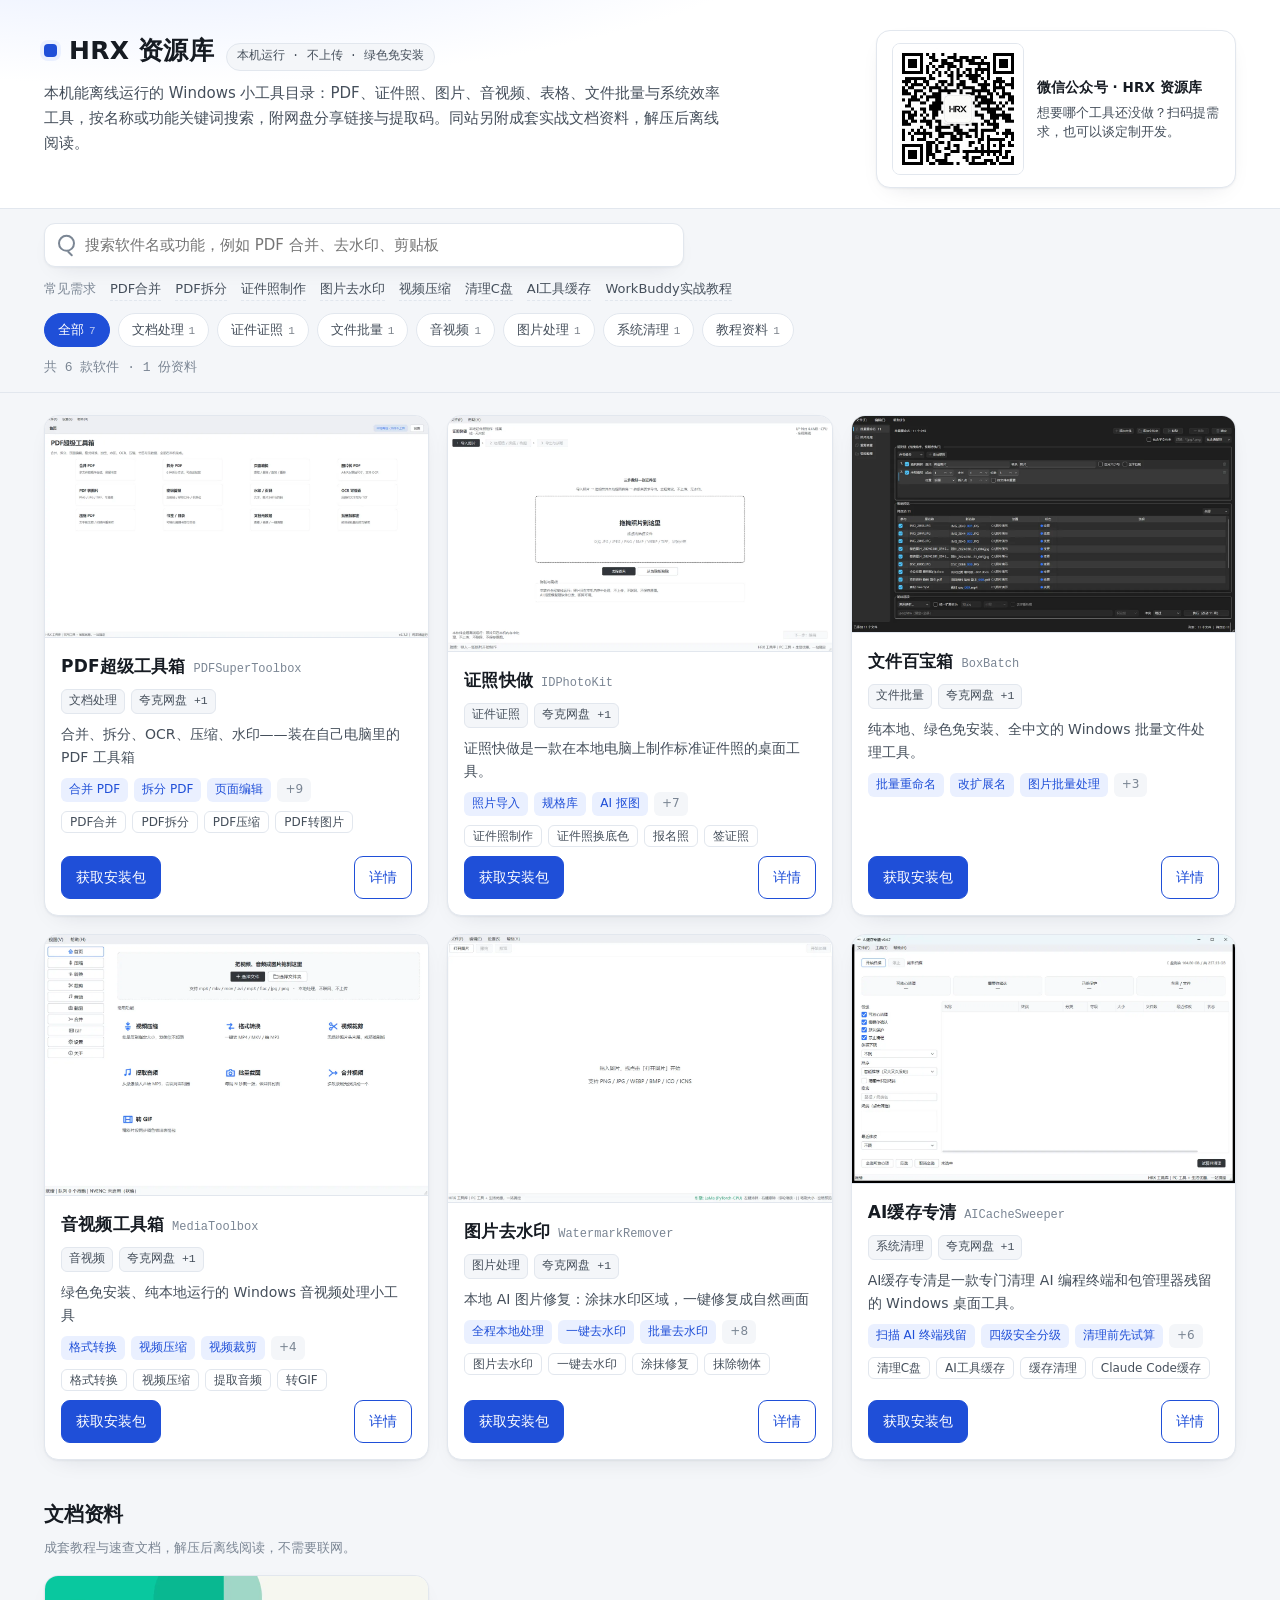
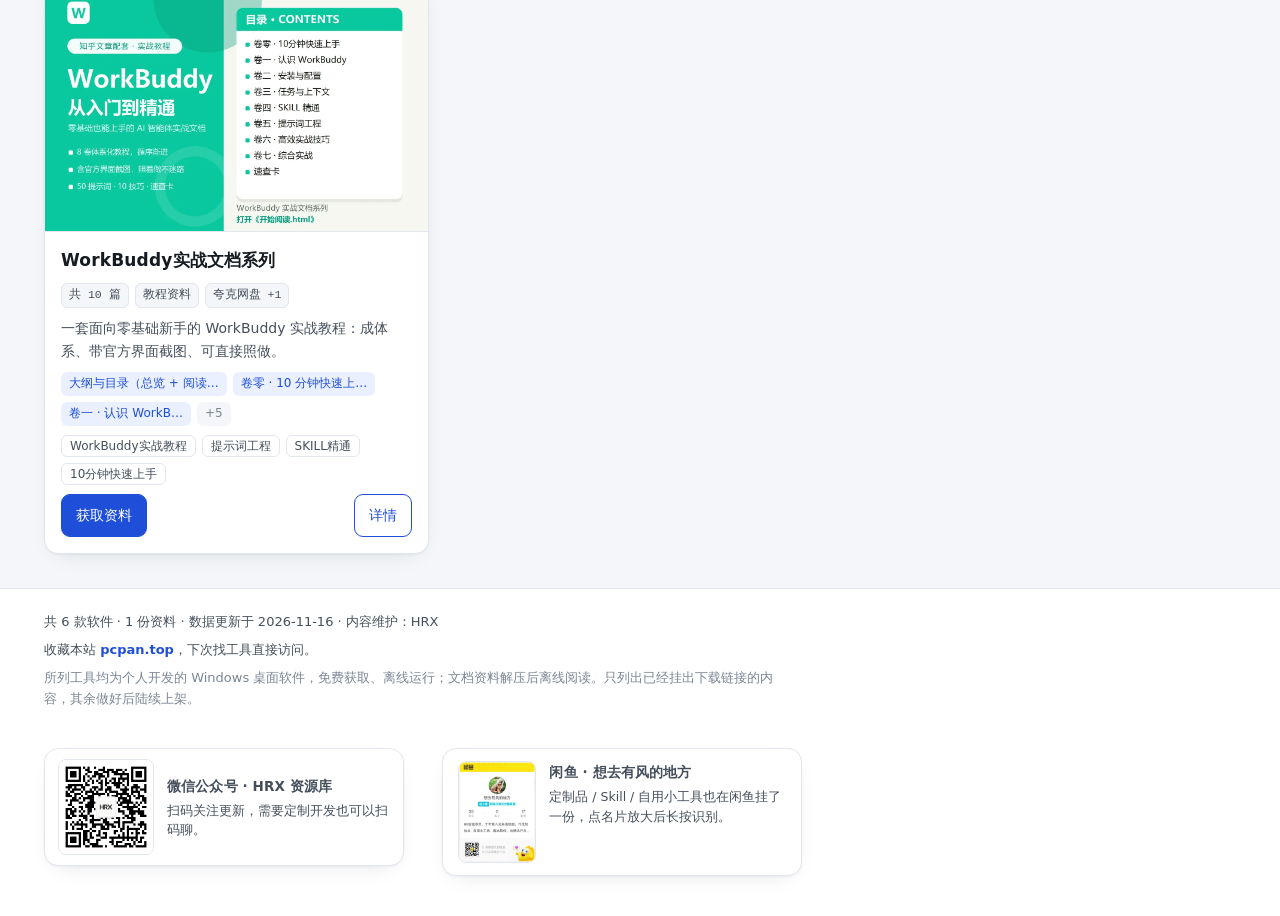
<file: web/index.html>
<!DOCTYPE html>
<html lang="zh-CN">
<head>
<meta charset="utf-8">
<meta name="viewport" content="width=device-width, initial-scale=1">
<title>HRX 资源库 - Windows 离线小工具与实战资料（免安装·不上传）</title>
<meta name="description" content="本机能离线运行的 Windows 小工具目录：PDF、证件照、图片、音视频、表格、文件批量与系统效率工具，按名称或功能关键词搜索，附网盘分享链接与提取码。同站另附成套实战文档资料，解压后离线阅读。">
<meta name="robots" content="index,follow,max-snippet:-1,max-image-preview:large">
<meta name="theme-color" content="#f4f6f9">
<meta name="msvalidate.01" content="D9B953C44BAD3819F5D8B70AD7E37A68">
<meta property="og:site_name" content="HRX 资源库">
<meta property="og:locale" content="zh_CN">
<link rel="canonical" href="https://pcpan.top/">
<meta property="og:type" content="website">
<meta property="og:title" content="HRX 资源库 - Windows 离线小工具与实战资料（免安装·不上传）">
<meta property="og:description" content="本机能离线运行的 Windows 小工具目录：PDF、证件照、图片、音视频、表格、文件批量与系统效率工具，按名称或功能关键词搜索，附网盘分享链接与提取码。同站另附成套实战文档资料，解压后离线阅读。">
<meta property="og:url" content="https://pcpan.top/">
<meta property="og:image" content="https://pcpan.top/images/000pdf-cover.webp">
<meta name="twitter:card" content="summary_large_image">
<meta name="twitter:title" content="HRX 资源库 - Windows 离线小工具与实战资料（免安装·不上传）">
<meta name="twitter:description" content="本机能离线运行的 Windows 小工具目录：PDF、证件照、图片、音视频、表格、文件批量与系统效率工具，按名称或功能关键词搜索，附网盘分享链接与提取码。同站另附成套实战文档资料，解压后离线阅读。">
<script type="application/ld+json">{"@context":"https://schema.org","@graph":[{"@type":"WebSite","@id":"https://pcpan.top/#website","url":"https://pcpan.top/","name":"HRX 资源库","description":"本机能离线运行的 Windows 小工具目录：PDF、证件照、图片、音视频、表格、文件批量与系统效率工具，按名称或功能关键词搜索，附网盘分享链接与提取码。同站另附成套实战文档资料，解压后离线阅读。","inLanguage":"zh-CN","publisher":{"@type":"Person","@id":"https://pcpan.top/#author","name":"HRX"}},{"@type":"ItemList","name":"HRX 资源库 - Windows 离线小工具与实战资料（免安装·不上传）","numberOfItems":7,"itemListElement":[{"@type":"ListItem","position":1,"item":{"@type":"SoftwareApplication","name":"PDF超级工具箱","alternateName":"PDFSuperToolbox","description":"合并、拆分、OCR、压缩、水印——装在自己电脑里的 PDF 工具箱","featureList":["合并 PDF：多个 PDF 按顺序合成一个文件，书签可保留","拆分 PDF：6 种拆分方式，还能拆完自动加密","页面编辑：提取、删除、旋转、重排页面，缩略图勾选即用","图片转 PDF：JPG/PNG 等图片合成 PDF，可选 OCR 文字层","PDF 转图片：整本渲染为 PNG/JPG/TIFF，或提取文档内嵌原图","密码管理：加打开密码、移除自有文档口令、设置权限位","批量加解密：整个文件夹一次加密或解密，自动汇总结果","水印 / 页码：文字、图片水印与多种页码格式","压缩 PDF：文字版无损瘦身，扫描件分档重采样","书签 / 目录：可视化增删改书签，支持逻辑页码","文档元数据：查看、编辑、一键清理（含隐藏信息）","OCR 可搜索：扫描件变可搜索 PDF，原图像素不变，可导出 TXT"],"offers":{"@type":"Offer","price":"0","priceCurrency":"CNY"},"url":"https://pcpan.top/soft/pdf-super-toolbox","operatingSystem":"Windows 10 / Windows 11 64 位","applicationCategory":"UtilitiesApplication","dateModified":"2026-11-15","downloadUrl":"https://pan.quark.cn/s/5da6630ec89c","image":"https://pcpan.top/images/000pdf-full.webp"}},{"@type":"ListItem","position":2,"item":{"@type":"SoftwareApplication","name":"证照快做","alternateName":"IDPhotoKit","description":"证照快做是一款在本地电脑上制作标准证件照的桌面工具。","featureList":["照片导入：选择文件、拖拽、剪贴板粘贴三种方式，支持 JPG/PNG/BMP/WEBP/TIFF，自动记忆最近打开","规格库：内置 25 项常用规格，覆盖一寸/二寸/身份证/护照与考试报名、签证规格，支持自定义规格","AI 抠图：本地人像分割，自动保留头发和肩部边缘；配合擦除/恢复画笔手动精修","背景换色：红/白/蓝/浅蓝/灰一键切换，支持自定义颜色、白蓝渐变、柔和投影、透明底","智能构图：按规格自动对齐人脸位置，提供头顶留白、眼平、下巴辅助线","美颜调整：磨皮、美白、亮度、对比度四项微调，一键应用自然档","按需导出：指定 DPI 和像素、目标体积自动压缩、自定义命名规则、导出前预估体积","质量自检：对清晰度、曝光、人脸占比给出参考提示","拼版打印：5 寸/6 寸/大 6 寸相纸与 A4/A5/A6 自动排版并标注裁切线，导出 JPG 或 PDF","偏好设置：默认导出目录、DPI、背景色可自定义并记住"],"offers":{"@type":"Offer","price":"0","priceCurrency":"CNY"},"url":"https://pcpan.top/soft/id-photo-kit","operatingSystem":"Windows 10 / Windows 11 64 位","applicationCategory":"UtilitiesApplication","dateModified":"2026-11-15","downloadUrl":"https://pan.quark.cn/s/e845c890b95f","image":"https://pcpan.top/images/001-full.webp"}},{"@type":"ListItem","position":3,"item":{"@type":"SoftwareApplication","name":"文件百宝箱","alternateName":"BoxBatch","description":"纯本地、绿色免安装、全中文的 Windows 批量文件处理工具。","featureList":["批量重命名","改扩展名","图片批量处理","文件名清单导出","重复文件查重","文件夹智能整理"],"offers":{"@type":"Offer","price":"0","priceCurrency":"CNY"},"url":"https://pcpan.top/soft/box-batch","operatingSystem":"Windows 10 / Windows 11 64 位","applicationCategory":"UtilitiesApplication","dateModified":"2026-11-15","downloadUrl":"https://pan.quark.cn/s/bbea23517dea","image":"https://pcpan.top/images/002-full.webp"}},{"@type":"ListItem","position":4,"item":{"@type":"SoftwareApplication","name":"音视频工具箱","alternateName":"MediaToolbox","description":"绿色免安装、纯本地运行的 Windows 音视频处理小工具","featureList":["格式转换","视频压缩","视频裁剪","提取音频","批量截图","视频合并","转 GIF"],"offers":{"@type":"Offer","price":"0","priceCurrency":"CNY"},"url":"https://pcpan.top/soft/media-toolbox","operatingSystem":"Windows 10 / Windows 11 64 位","applicationCategory":"UtilitiesApplication","dateModified":"2026-11-16","downloadUrl":"https://pan.quark.cn/s/d1d15c743c6d","image":"https://pcpan.top/images/003-full.webp"}},{"@type":"ListItem","position":5,"item":{"@type":"SoftwareApplication","name":"图片去水印","alternateName":"WatermarkRemover","description":"本地 AI 图片修复：涂抹水印区域，一键修复成自然画面","featureList":["全程本地处理：AI 修复模型就在你的电脑上，图片不上传，断网也能用；状态栏会显示当前用的计算引擎","一键去水印：涂抹水印区域，AI 自动修复成自然画面","批量去水印：整批图片位置相同的水印，涂一次蒙版全部套用；也支持逐张涂抹","快速预览：正式处理前先看修复效果，不满意可以继续调整","灵活涂抹：左键涂抹、右键擦除，笔刷大小和边缘柔和度都可调","画布缩放平移：滚轮缩放、中键拖动，小水印也能涂得精准","撤销与重做：涂错了随时回退，也可一键清空全部涂抹","多种格式：支持打开 png / jpg / webp / bmp / ico / icns，保存为 png / jpg / webp / bmp","自动命名：保存时自动加时间戳，不会覆盖你的原图","个性化：12 个快捷键全部可以自定义","自动选设备：有 NVIDIA 显卡时走显卡，没有则用 CPU，功能一样完整"],"offers":{"@type":"Offer","price":"0","priceCurrency":"CNY"},"url":"https://pcpan.top/soft/watermark-remover","operatingSystem":"Windows 10 / Windows 11 64 位","applicationCategory":"UtilitiesApplication","dateModified":"2026-11-15","downloadUrl":"https://pan.quark.cn/s/3d0079b3f361","image":"https://pcpan.top/images/006-full.webp"}},{"@type":"ListItem","position":6,"item":{"@type":"SoftwareApplication","name":"AI缓存专清","alternateName":"AICacheSweeper","description":"AI缓存专清是一款专门清理 AI 编程终端和包管理器残留的 Windows 桌面工具。","featureList":["扫描 AI 终端残留：自动找出用户目录和 AppData 里的 AI 工具缓存","四级安全分级：S（可放心清理）、A（需要确认）、B（默认保护）、C（禁止清理），凭据和程序本体永远不能删","清理前先试算：列出本次要删多少项、大概能回收多少、哪些会先归档","直接删除并明确提示：删除不经过系统回收站，每次都会弹出三条固定警示","归档与还原：会话历史和配置在删除前会先复制到归档区","清理记录：每次清理都留下一条记录，写清估算回收、实际释放","瘦身建议：只读提示哪些终端很久没用、哪个文件特别大、哪些缓存占用高。","SKILL/AGENT 盘点：把技能、命令、插件、规范文件列清楚，只看不动。","设置与报告：可调整归档保留天数、扫描线程数等；清理后可导出 JSON/CSV 报告。"],"offers":{"@type":"Offer","price":"0","priceCurrency":"CNY"},"url":"https://pcpan.top/soft/ai-cache-sweeper","operatingSystem":"Windows 10 / Windows 11 64 位","applicationCategory":"UtilitiesApplication","dateModified":"2026-11-15","downloadUrl":"https://pan.quark.cn/s/51546c445e77","image":"https://pcpan.top/images/009ai-full.webp"}},{"@type":"ListItem","position":7,"item":{"@type":"CreativeWork","name":"WorkBuddy实战文档系列","alternateName":"","description":"一套面向零基础新手的 WorkBuddy 实战教程：成体系、带官方界面截图、可直接照做。","featureList":["大纲与目录（总览 + 阅读路径）","卷零 · 10 分钟快速上手（新手一站式入口）","卷一 · 认识 WorkBuddy（五大核心概念）","卷二 · 安装与环境配置（权限模式 / 安全边界）","卷三 · 任务与上下文（下指令 / 记忆 / 文件边界）","卷四 · SKILL 精通（技能原理 / 安装 / 自定义）","卷五 · 提示词工程（50 条可抄用模板）","卷六 · 高效实战技巧（10 个小技巧 + 自动化）"],"offers":{"@type":"Offer","price":"0","priceCurrency":"CNY"},"url":"https://pcpan.top/doc/w000","inLanguage":"zh-CN","numberOfItems":10,"dateModified":"2026-11-15","downloadUrl":"https://pan.quark.cn/s/be726abf2308","image":"https://pcpan.top/images/w000workbuddy-full.webp"}}]}]}</script>
<link rel="icon" href="favicon.svg" type="image/svg+xml">
<link rel="alternate" type="text/plain" href="llms.txt">
<link rel="stylesheet" href="style.css?v=d9f56f6a">
<script>
var _hmt = _hmt || [];
(function() {
  var hosts = ["pcpan.top", "www.pcpan.top"];
  if (hosts.indexOf(location.hostname.toLowerCase()) < 0) return;
  window.__tjOn = true;  // 采集器据此决定发不发，镜像站保持静默
  var hm = document.createElement("script");
  hm.src = "https://hm.baidu.com/hm.js?644757071a55c85a4cf2b57332f751f0";
  var s = document.getElementsByTagName("script")[0];
  s.parentNode.insertBefore(hm, s);
})();
</script>
<script>
(function() {
  function on() { return window.__tjOn === true; }
  function pv(path) {
    if (on() && window._hmt) window._hmt.push(["_trackPageview", path]);
  }
  function ev(category, action, label) {
    if (!on() || !window._hmt) return;
    var args = ["_trackEvent", category, action];
    if (label != null && label !== "") args.push(String(label));
    window._hmt.push(args);
  }
  window.__tj = { pv: pv, ev: ev, on: on };
  // 捕获阶段跑：同标签页跳转前也来得及入队
  document.addEventListener("click", function (e) {
    var el = e.target;
    if (!el || el.nodeType !== 1) return;
    var hit = el.closest ? el.closest("[data-track]") : null;
    if (!hit) return;
    var id = hit.getAttribute("data-track-id") || "";
    var kind = hit.getAttribute("data-track") || "";
    if (kind === "event") {
      ev(hit.getAttribute("data-track-cat") || "other",
         hit.getAttribute("data-track-act") || "click",
         hit.getAttribute("data-track-label") || "");
      return;
    }
    if (!id || !kind) return;
    var arg = hit.getAttribute("data-track-arg") || "";
    pv("/x/" + id + "/" + kind + (arg ? "/" + arg : ""));
  }, true);
})();
</script>
</head>
<body>
<a class="skip" href="#catalog">跳到软件列表</a>

<header class="masthead">
  <div class="mast-main">
    <div class="brand">
      <span class="mark" aria-hidden="true"></span>
      <h1 class="wordmark">HRX 资源库</h1>
      <span class="tagline">本机运行 · 不上传 · 绿色免安装</span>
    </div>
    <p class="brief">本机能离线运行的 Windows 小工具目录：PDF、证件照、图片、音视频、表格、文件批量与系统效率工具，按名称或功能关键词搜索，附网盘分享链接与提取码。同站另附成套实战文档资料，解压后离线阅读。</p>
  </div>
  <figure class="contact">
    <button class="qr-zoom" type="button" aria-label="放大查看微信公众号二维码">
      <img class="qr" src="images/wechat-qr.png" alt="HRX 微信公众号二维码" width="258" height="258">
    </button>
    <figcaption>
      <b>微信公众号 · HRX 资源库</b>
      <span>想要哪个工具还没做？扫码提需求，也可以谈定制开发。</span>
      <em class="scan-hint">长按二维码即可识别</em>
    </figcaption>
  </figure>
</header>

<section class="toolbar" aria-label="检索与筛选">
  <div class="search">
    <label class="sr-only" for="q">按名称、功能或关键词检索</label>
    <input id="q" type="search" placeholder="搜索软件名或功能，例如 PDF 合并、去水印、剪贴板" autocomplete="off"
           spellcheck="false" accesskey="s">
    <button class="clear" type="button" id="clear" hidden aria-label="清空搜索">✕</button>
  </div>
  <div class="tasks" aria-label="常见需求"><span class="tasks-label">常见需求</span><a class="task" href="soft/pdf-super-toolbox.html" data-track="event" data-track-cat="导航" data-track-act="常见需求" data-track-label="PDF合并">PDF合并</a><a class="task" href="soft/pdf-super-toolbox.html" data-track="event" data-track-cat="导航" data-track-act="常见需求" data-track-label="PDF拆分">PDF拆分</a><a class="task" href="soft/id-photo-kit.html" data-track="event" data-track-cat="导航" data-track-act="常见需求" data-track-label="证件照制作">证件照制作</a><a class="task" href="soft/watermark-remover.html" data-track="event" data-track-cat="导航" data-track-act="常见需求" data-track-label="图片去水印">图片去水印</a><a class="task" href="soft/media-toolbox.html" data-track="event" data-track-cat="导航" data-track-act="常见需求" data-track-label="视频压缩">视频压缩</a><a class="task" href="soft/ai-cache-sweeper.html" data-track="event" data-track-cat="导航" data-track-act="常见需求" data-track-label="清理C盘">清理C盘</a><a class="task" href="soft/ai-cache-sweeper.html" data-track="event" data-track-cat="导航" data-track-act="常见需求" data-track-label="AI工具缓存">AI工具缓存</a><a class="task" href="doc/w000.html" data-track="event" data-track-cat="导航" data-track-act="常见需求" data-track-label="WorkBuddy实战教程">WorkBuddy实战教程</a></div>
  <div class="chips" id="chips" role="group" aria-label="按分类筛选"><button class="chip" type="button" data-cat="全部" aria-pressed="true" data-track="event" data-track-cat="筛选" data-track-act="分类" data-track-label="全部">全部<span class="n">7</span></button><button class="chip" type="button" data-cat="文档处理" aria-pressed="false" data-track="event" data-track-cat="筛选" data-track-act="分类" data-track-label="文档处理">文档处理<span class="n">1</span></button><button class="chip" type="button" data-cat="证件证照" aria-pressed="false" data-track="event" data-track-cat="筛选" data-track-act="分类" data-track-label="证件证照">证件证照<span class="n">1</span></button><button class="chip" type="button" data-cat="文件批量" aria-pressed="false" data-track="event" data-track-cat="筛选" data-track-act="分类" data-track-label="文件批量">文件批量<span class="n">1</span></button><button class="chip" type="button" data-cat="音视频" aria-pressed="false" data-track="event" data-track-cat="筛选" data-track-act="分类" data-track-label="音视频">音视频<span class="n">1</span></button><button class="chip" type="button" data-cat="图片处理" aria-pressed="false" data-track="event" data-track-cat="筛选" data-track-act="分类" data-track-label="图片处理">图片处理<span class="n">1</span></button><button class="chip" type="button" data-cat="系统清理" aria-pressed="false" data-track="event" data-track-cat="筛选" data-track-act="分类" data-track-label="系统清理">系统清理<span class="n">1</span></button><button class="chip" type="button" data-cat="教程资料" aria-pressed="false" data-track="event" data-track-cat="筛选" data-track-act="分类" data-track-label="教程资料">教程资料<span class="n">1</span></button></div>
  <p class="status" id="status" role="status" aria-live="polite"></p>
</section>

<main id="catalog" class="catalog">
    <article class="card" id="000_PDF超级工具箱" data-id="000_PDF超级工具箱" data-group="软件">
      <div class="cover"><img src="images/000pdf-cover.webp" alt="PDF超级工具箱 软件界面截图" loading="lazy"></div>
      <div class="card-body">
        <div class="title-row">
          <h3><a class="hl name-link" href="soft/pdf-super-toolbox.html">PDF超级工具箱</a></h3>
          <span class="name-en">PDFSuperToolbox</span>
        </div>
        <div class="meta-row"><span class="pill">文档处理</span><span class="pill">夸克网盘 +1</span></div>
        <p class="summary hl">合并、拆分、OCR、压缩、水印——装在自己电脑里的 PDF 工具箱</p>
        <ul class="feats"><li>合并 PDF</li><li>拆分 PDF</li><li>页面编辑</li><li class="more">+9</li></ul>
        <div class="tags"><a class="tag hl" href="soft/pdf-super-toolbox.html">PDF合并</a><a class="tag hl" href="soft/pdf-super-toolbox.html">PDF拆分</a><a class="tag hl" href="soft/pdf-super-toolbox.html">PDF压缩</a><a class="tag hl" href="soft/pdf-super-toolbox.html">PDF转图片</a></div>
        <div class="card-foot">
          <a class="btn" href="https://pan.quark.cn/s/5da6630ec89c" target="_blank" rel="noopener" data-track="dl" data-track-id="pdf-super-toolbox" data-track-arg="quark">获取安装包</a>
          <a class="btn ghost btn-copy" href="#000_PDF超级工具箱" data-more="000_PDF超级工具箱">详情</a>
        </div>
      </div>
    </article>
    <article class="card" id="001_证件照制作工具" data-id="001_证件照制作工具" data-group="软件">
      <div class="cover"><img src="images/001-cover.webp" alt="证照快做 软件界面截图" loading="lazy"></div>
      <div class="card-body">
        <div class="title-row">
          <h3><a class="hl name-link" href="soft/id-photo-kit.html">证照快做</a></h3>
          <span class="name-en">IDPhotoKit</span>
        </div>
        <div class="meta-row"><span class="pill">证件证照</span><span class="pill">夸克网盘 +1</span></div>
        <p class="summary hl">证照快做是一款在本地电脑上制作标准证件照的桌面工具。</p>
        <ul class="feats"><li>照片导入</li><li>规格库</li><li>AI 抠图</li><li class="more">+7</li></ul>
        <div class="tags"><a class="tag hl" href="soft/id-photo-kit.html">证件照制作</a><a class="tag hl" href="soft/id-photo-kit.html">证件照换底色</a><a class="tag hl" href="soft/id-photo-kit.html">报名照</a><a class="tag hl" href="soft/id-photo-kit.html">签证照</a></div>
        <div class="card-foot">
          <a class="btn" href="https://pan.quark.cn/s/e845c890b95f" target="_blank" rel="noopener" data-track="dl" data-track-id="id-photo-kit" data-track-arg="quark">获取安装包</a>
          <a class="btn ghost btn-copy" href="#001_证件照制作工具" data-more="001_证件照制作工具">详情</a>
        </div>
      </div>
    </article>
    <article class="card" id="002_文件百宝箱" data-id="002_文件百宝箱" data-group="软件">
      <div class="cover"><img src="images/002-cover.webp" alt="文件百宝箱 软件界面截图" loading="lazy"></div>
      <div class="card-body">
        <div class="title-row">
          <h3><a class="hl name-link" href="soft/box-batch.html">文件百宝箱</a></h3>
          <span class="name-en">BoxBatch</span>
        </div>
        <div class="meta-row"><span class="pill">文件批量</span><span class="pill">夸克网盘 +1</span></div>
        <p class="summary hl">纯本地、绿色免安装、全中文的 Windows 批量文件处理工具。</p>
        <ul class="feats"><li>批量重命名</li><li>改扩展名</li><li>图片批量处理</li><li class="more">+3</li></ul>
        
        <div class="card-foot">
          <a class="btn" href="https://pan.quark.cn/s/bbea23517dea" target="_blank" rel="noopener" data-track="dl" data-track-id="box-batch" data-track-arg="quark">获取安装包</a>
          <a class="btn ghost btn-copy" href="#002_文件百宝箱" data-more="002_文件百宝箱">详情</a>
        </div>
      </div>
    </article>
    <article class="card" id="003_音视频工具箱" data-id="003_音视频工具箱" data-group="软件">
      <div class="cover"><img src="images/003-cover.webp" alt="音视频工具箱 软件界面截图" loading="lazy"></div>
      <div class="card-body">
        <div class="title-row">
          <h3><a class="hl name-link" href="soft/media-toolbox.html">音视频工具箱</a></h3>
          <span class="name-en">MediaToolbox</span>
        </div>
        <div class="meta-row"><span class="pill">音视频</span><span class="pill">夸克网盘 +1</span></div>
        <p class="summary hl">绿色免安装、纯本地运行的 Windows 音视频处理小工具</p>
        <ul class="feats"><li>格式转换</li><li>视频压缩</li><li>视频裁剪</li><li class="more">+4</li></ul>
        <div class="tags"><a class="tag hl" href="soft/media-toolbox.html">格式转换</a><a class="tag hl" href="soft/media-toolbox.html">视频压缩</a><a class="tag hl" href="soft/media-toolbox.html">提取音频</a><a class="tag hl" href="soft/media-toolbox.html">转GIF</a></div>
        <div class="card-foot">
          <a class="btn" href="https://pan.quark.cn/s/d1d15c743c6d" target="_blank" rel="noopener" data-track="dl" data-track-id="media-toolbox" data-track-arg="quark">获取安装包</a>
          <a class="btn ghost btn-copy" href="#003_音视频工具箱" data-more="003_音视频工具箱">详情</a>
        </div>
      </div>
    </article>
    <article class="card" id="006_图片去除水印工具" data-id="006_图片去除水印工具" data-group="软件">
      <div class="cover"><img src="images/006-cover.webp" alt="图片去水印 软件界面截图" loading="lazy"></div>
      <div class="card-body">
        <div class="title-row">
          <h3><a class="hl name-link" href="soft/watermark-remover.html">图片去水印</a></h3>
          <span class="name-en">WatermarkRemover</span>
        </div>
        <div class="meta-row"><span class="pill">图片处理</span><span class="pill">夸克网盘 +1</span></div>
        <p class="summary hl">本地 AI 图片修复：涂抹水印区域，一键修复成自然画面</p>
        <ul class="feats"><li>全程本地处理</li><li>一键去水印</li><li>批量去水印</li><li class="more">+8</li></ul>
        <div class="tags"><a class="tag hl" href="soft/watermark-remover.html">图片去水印</a><a class="tag hl" href="soft/watermark-remover.html">一键去水印</a><a class="tag hl" href="soft/watermark-remover.html">涂抹修复</a><a class="tag hl" href="soft/watermark-remover.html">抹除物体</a></div>
        <div class="card-foot">
          <a class="btn" href="https://pan.quark.cn/s/3d0079b3f361" target="_blank" rel="noopener" data-track="dl" data-track-id="watermark-remover" data-track-arg="quark">获取安装包</a>
          <a class="btn ghost btn-copy" href="#006_图片去除水印工具" data-more="006_图片去除水印工具">详情</a>
        </div>
      </div>
    </article>
    <article class="card" id="009_AI缓存专清" data-id="009_AI缓存专清" data-group="软件">
      <div class="cover"><img src="images/009ai-cover.webp" alt="AI缓存专清 软件界面截图" loading="lazy"></div>
      <div class="card-body">
        <div class="title-row">
          <h3><a class="hl name-link" href="soft/ai-cache-sweeper.html">AI缓存专清</a></h3>
          <span class="name-en">AICacheSweeper</span>
        </div>
        <div class="meta-row"><span class="pill">系统清理</span><span class="pill">夸克网盘 +1</span></div>
        <p class="summary hl">AI缓存专清是一款专门清理 AI 编程终端和包管理器残留的 Windows 桌面工具。</p>
        <ul class="feats"><li>扫描 AI 终端残留</li><li>四级安全分级</li><li>清理前先试算</li><li class="more">+6</li></ul>
        <div class="tags"><a class="tag hl" href="soft/ai-cache-sweeper.html">清理C盘</a><a class="tag hl" href="soft/ai-cache-sweeper.html">AI工具缓存</a><a class="tag hl" href="soft/ai-cache-sweeper.html">缓存清理</a><a class="tag hl" href="soft/ai-cache-sweeper.html">Claude Code缓存</a></div>
        <div class="card-foot">
          <a class="btn" href="https://pan.quark.cn/s/51546c445e77" target="_blank" rel="noopener" data-track="dl" data-track-id="ai-cache-sweeper" data-track-arg="quark">获取安装包</a>
          <a class="btn ghost btn-copy" href="#009_AI缓存专清" data-more="009_AI缓存专清">详情</a>
        </div>
      </div>
    </article>
</main>

<section class="group" id="library" aria-labelledby="library-title">
  <div class="group-head">
    <h2 class="group-title" id="library-title">文档资料</h2>
    <p class="group-note">成套教程与速查文档，解压后离线阅读，不需要联网。</p>
  </div>
  <div class="catalog">
    <article class="card" id="W000_WorkBuddy实战文档系列" data-id="W000_WorkBuddy实战文档系列" data-group="资料">
      <div class="cover"><img src="images/w000workbuddy-cover.webp" alt="WorkBuddy实战文档系列 封面" loading="lazy"></div>
      <div class="card-body">
        <div class="title-row">
          <h3><a class="hl name-link" href="doc/w000.html">WorkBuddy实战文档系列</a></h3>
          <span class="name-en"></span>
        </div>
        <div class="meta-row"><span class="pill">共 10 篇</span><span class="pill">教程资料</span><span class="pill">夸克网盘 +1</span></div>
        <p class="summary hl">一套面向零基础新手的 WorkBuddy 实战教程：成体系、带官方界面截图、可直接照做。</p>
        <ul class="feats"><li>大纲与目录（总览 + 阅读…</li><li>卷零 · 10 分钟快速上…</li><li>卷一 · 认识 WorkB…</li><li class="more">+5</li></ul>
        <div class="tags"><a class="tag hl" href="doc/w000.html">WorkBuddy实战教程</a><a class="tag hl" href="doc/w000.html">提示词工程</a><a class="tag hl" href="doc/w000.html">SKILL精通</a><a class="tag hl" href="doc/w000.html">10分钟快速上手</a></div>
        <div class="card-foot">
          <a class="btn" href="https://pan.quark.cn/s/be726abf2308" target="_blank" rel="noopener" data-track="dl" data-track-id="w000" data-track-arg="quark">获取资料</a>
          <a class="btn ghost btn-copy" href="#W000_WorkBuddy实战文档系列" data-more="W000_WorkBuddy实战文档系列">详情</a>
        </div>
      </div>
    </article>
  </div>
</section>

<div class="empty" id="empty" hidden>
  <p class="empty-title">没有匹配的结果</p>
  <p class="empty-hint">试试这些词：<span id="suggest"></span></p>
  <figure class="contact contact-inline">
    <button class="qr-zoom" type="button" aria-label="放大查看微信公众号二维码">
      <img class="qr" src="images/wechat-qr.png" alt="HRX 微信公众号二维码" width="258" height="258" loading="lazy">
    </button>
    <figcaption>
      <b>没找到想要的工具？</b>
      <span>扫码说说你的需求，可以定制开发；公众号也会第一时间推送新工具。</span>
    </figcaption>
  </figure>
</div>

<dialog id="detail" aria-labelledby="detail-name">
  <article class="sheet">
    <header class="sheet-head">
      <div class="sheet-title">
        <h2 id="detail-name"></h2>
        <p id="detail-sub"></p>
        <div class="sheet-meta" id="detail-meta"></div>
      </div>
      <button class="close" type="button" id="detail-close" aria-label="关闭详情">✕</button>
    </header>
    <div class="sheet-body">
      <button class="sheet-cover" type="button" id="detail-cover-btn" hidden aria-label="放大查看软件界面截图">
        <img id="detail-cover" alt="">
        <span class="zoom-tag" aria-hidden="true">点击放大</span>
      </button>
      <p id="detail-desc"></p>
      <section class="dl" aria-labelledby="dl-title">
        <div class="dl-head">
          <h3 id="dl-title">下载渠道</h3>
          <span class="dl-count" id="detail-dl-count"></span>
        </div>
        <div class="dl-list" id="detail-links"></div>
        <p class="dl-tip" id="detail-dl-tip">下载后解压即用；软件全部在你自己的电脑上运行，不需要联网。</p>
      </section>
      <section class="feats-block" id="detail-feats-block" aria-labelledby="feats-title">
        <h3 id="feats-title">功能要点</h3>
        <ul id="detail-features"></ul>
      </section>
    </div>
  </article>
  <div class="toast" id="toast" role="status" aria-live="polite" aria-atomic="true"></div>
</dialog>

<dialog id="lightbox" aria-label="界面截图放大预览">
  <button class="lb-close" type="button" id="lightbox-close" aria-label="关闭预览">✕</button>
  <img id="lightbox-img" alt="">
  <p class="lb-hint">点击空白处或按 Esc 关闭</p>
</dialog>

<footer class="foot">
  <div class="foot-text">
    <p>共 6 款软件 · 1 份资料 · 数据更新于 2026-11-16 · 内容维护：HRX</p>
    <p class="bookmark">收藏本站 <a href="https://pcpan.top/">pcpan.top</a>，下次找工具直接访问。</p>
    <p class="fine">所列工具均为个人开发的 Windows 桌面软件，免费获取、离线运行；文档资料解压后离线阅读。只列出已经挂出下载链接的内容，其余做好后陆续上架。</p>
  </div>
  <div class="foot-cards">
    <figure class="contact contact-foot">
      <button class="qr-zoom" type="button" aria-label="放大查看微信公众号二维码">
        <img class="qr" src="images/wechat-qr.png" alt="HRX 微信公众号二维码" width="258" height="258" loading="lazy">
      </button>
      <figcaption>
        <b>微信公众号 · HRX 资源库</b>
        <span>扫码关注更新，需要定制开发也可以扫码聊。</span>
      </figcaption>
    </figure>
    <figure class="contact contact-xianyu">
      <button class="xy-thumb qr-zoom" type="button" aria-label="放大查看闲鱼号推广名片">
        <img src="images/xianyu-qr.jpg" alt="HRX 闲鱼号推广名片，保存图片到相册后打开闲鱼扫一扫" width="480" height="632" loading="lazy">
      </button>
      <figcaption>
        <b>闲鱼 · 想去有风的地方</b>
        <span>定制品 / Skill / 自用小工具也在闲鱼挂了一份，点名片放大后长按识别。</span>
      </figcaption>
    </figure>
  </div>
</footer>

<div class="toast" id="page-toast" role="status" aria-live="polite" aria-atomic="true"></div>

<script type="application/json" id="shares-data">[{"slug":"000_PDF超级工具箱","name":"PDF超级工具箱","name_en":"PDFSuperToolbox","exe_name":"PDFSuperToolbox","status":"live","category":"文档处理","summary":"合并、拆分、OCR、压缩、水印——装在自己电脑里的 PDF 工具箱","description":"PDF超级工具箱是一款装在你自己电脑里的 PDF 处理工具：合并、拆分、页面编辑、图片互转、加密、水印、OCR、压缩、书签与元数据，12 个常用功能一个不缺，全部在本机完成。文件不上传、不联网，处理合同、报表、扫描件这类敏感文档更放心。","features":["合并 PDF：多个 PDF 按顺序合成一个文件，书签可保留","拆分 PDF：6 种拆分方式，还能拆完自动加密","页面编辑：提取、删除、旋转、重排页面，缩略图勾选即用","图片转 PDF：JPG/PNG 等图片合成 PDF，可选 OCR 文字层","PDF 转图片：整本渲染为 PNG/JPG/TIFF，或提取文档内嵌原图","密码管理：加打开密码、移除自有文档口令、设置权限位","批量加解密：整个文件夹一次加密或解密，自动汇总结果","水印 / 页码：文字、图片水印与多种页码格式","压缩 PDF：文字版无损瘦身，扫描件分档重采样","书签 / 目录：可视化增删改书签，支持逻辑页码","文档元数据：查看、编辑、一键清理（含隐藏信息）","OCR 可搜索：扫描件变可搜索 PDF，原图像素不变，可导出 TXT"],"keywords":["拆分","页面编辑","图片互转","加密","水印","OCR","压缩","书签与元数据","不联网","处理合同","报表","书签可保留"],"aliases":["PDF工具","pdf合并","pdf拆分","000"],"tags":["PDF合并","PDF拆分","PDF压缩","PDF转图片"],"chapters":"","id":"000_PDF超级工具箱","tid":"pdf-super-toolbox","kind":"software","cover":"images/000pdf-cover.webp","cover_full":"images/000pdf-full.webp","links":[{"platform":"夸克网盘","url":"https://pan.quark.cn/s/5da6630ec89c","code":"","note":""},{"platform":"UC网盘","url":"https://drive.uc.cn/s/4316096f0e924?public=1","code":"","note":""}],"updated":"2026-11-15"},{"slug":"001_证件照制作工具","name":"证照快做","name_en":"IDPhotoKit","exe_name":"证照快做","status":"live","category":"证件证照","summary":"证照快做是一款在本地电脑上制作标准证件照的桌面工具。","description":"证照快做是一款在本地电脑上制作标准证件照的桌面工具。导入一张生活照，选好规格，软件自动完成抠图、换底和构图，按报名要求导出成品，还能自动拼版直接送印。 软件全程离线运行：照片只在你电脑的内存里处理，不上传、不联网、不保存原图；AI 抠图模型随软件包内置，没有网络也能用。全程无水印、无广告。","features":["照片导入：选择文件、拖拽、剪贴板粘贴三种方式，支持 JPG/PNG/BMP/WEBP/TIFF，自动记忆最近打开","规格库：内置 25 项常用规格，覆盖一寸/二寸/身份证/护照与考试报名、签证规格，支持自定义规格","AI 抠图：本地人像分割，自动保留头发和肩部边缘；配合擦除/恢复画笔手动精修","背景换色：红/白/蓝/浅蓝/灰一键切换，支持自定义颜色、白蓝渐变、柔和投影、透明底","智能构图：按规格自动对齐人脸位置，提供头顶留白、眼平、下巴辅助线","美颜调整：磨皮、美白、亮度、对比度四项微调，一键应用自然档","按需导出：指定 DPI 和像素、目标体积自动压缩、自定义命名规则、导出前预估体积","质量自检：对清晰度、曝光、人脸占比给出参考提示","拼版打印：5 寸/6 寸/大 6 寸相纸与 A4/A5/A6 自动排版并标注裁切线，导出 JPG 或 PDF","偏好设置：默认导出目录、DPI、背景色可自定义并记住"],"keywords":["选好规格","软件自动完成抠图","换底和构图","按报名要求导出成品","不上传","不联网","不保存原图","无广告","JPG","PNG","BMP","WEBP"],"aliases":["证件照","报名照","签证照","回执","idphotokit","001"],"tags":["证件照制作","证件照换底色","报名照","签证照"],"chapters":"","id":"001_证件照制作工具","tid":"id-photo-kit","kind":"software","cover":"images/001-cover.webp","cover_full":"images/001-full.webp","links":[{"platform":"夸克网盘","url":"https://pan.quark.cn/s/e845c890b95f","code":"","note":""},{"platform":"UC网盘","url":"https://drive.uc.cn/s/e1acf58f27344?public=1","code":"","note":""}],"updated":"2026-11-15"},{"slug":"002_文件百宝箱","name":"文件百宝箱","name_en":"BoxBatch","exe_name":"文件百宝箱.exe","status":"live","category":"文件批量","summary":"纯本地、绿色免安装、全中文的 Windows 批量文件处理工具。","description":"文件百宝箱是一款在你自己电脑上完成批量文件处理的 Windows 工具，四个页面各管一类活：批量重命名、图片批量处理、重复文件查重、文件夹智能整理。它在执行前先给出一张影响预览表，逐行列出原名、新名字和状态，执行按钮上的数字只算真的会写盘的条目；删除一律进系统回收站，批量操作可撤销，全程不联网、不上传。","features":["批量重命名","改扩展名","图片批量处理","文件名清单导出","重复文件查重","文件夹智能整理"],"keywords":["纯本地","绿色免安装","所有批量操作可撤销","图片默认输出到新目录","全程不联网","不上传","批量重命名","改扩展名","图片批量处理","文件名清单导出","重复文件查重","文件夹智能整理"],"aliases":["批量重命名","去重","整理文件夹","002"],"tags":[],"chapters":"","id":"002_文件百宝箱","tid":"box-batch","kind":"software","cover":"images/002-cover.webp","cover_full":"images/002-full.webp","links":[{"platform":"夸克网盘","url":"https://pan.quark.cn/s/bbea23517dea","code":"","note":""},{"platform":"UC网盘","url":"https://drive.uc.cn/s/17a0d1d73b384?public=1","code":"","note":""}],"updated":"2026-11-15"},{"slug":"003_音视频工具箱","name":"音视频工具箱","name_en":"MediaToolbox","exe_name":"音视频工具箱.exe","status":"live","category":"音视频","summary":"绿色免安装、纯本地运行的 Windows 音视频处理小工具","description":"绿色免安装、纯本地运行的 Windows 音视频处理小工具：格式转换、视频压缩、视频裁剪、提取音频、批量截图、合并、转 GIF 七类高频操作封装成一键预设，自动调用显卡硬件加速。解压即用，可放 U 盘；不联网、不上传、无广告、无捆绑。","features":["格式转换","视频压缩","视频裁剪","提取音频","批量截图","视频合并","转 GIF"],"keywords":["格式转换","视频压缩","视频裁剪","提取音频","批量截图","合并","可放 U 盘","不联网","不上传","无广告","无捆绑","mediatoolbox"],"aliases":["视频压缩","格式转换","提取音频","转GIF","003"],"tags":["格式转换","视频压缩","提取音频","转GIF"],"chapters":"","id":"003_音视频工具箱","tid":"media-toolbox","kind":"software","cover":"images/003-cover.webp","cover_full":"images/003-full.webp","links":[{"platform":"夸克网盘","url":"https://pan.quark.cn/s/d1d15c743c6d","code":"","note":""},{"platform":"UC网盘","url":"https://drive.uc.cn/s/d083ae6a243e4?public=1","code":"","note":""}],"updated":"2026-11-16"},{"slug":"006_图片去除水印工具","name":"图片去水印","name_en":"WatermarkRemover","exe_name":"图片去水印","status":"live","category":"图片处理","summary":"本地 AI 图片修复：涂抹水印区域，一键修复成自然画面","description":"图片去水印是一款本地运行的图片修复工具：打开一张带水印的图片，用鼠标把水印涂出来，AI 会自动把涂抹的区域修复成自然的画面，最后另存为新图片。整个过程在你的电脑上完成，图片不会被上传到任何服务器。 典型场景：去掉照片上的文字水印、Logo、日期戳，或抹掉画面里不想要的小物件。","features":["全程本地处理：AI 修复模型就在你的电脑上，图片不上传，断网也能用；状态栏会显示当前用的计算引擎","一键去水印：涂抹水印区域，AI 自动修复成自然画面","批量去水印：整批图片位置相同的水印，涂一次蒙版全部套用；也支持逐张涂抹","快速预览：正式处理前先看修复效果，不满意可以继续调整","灵活涂抹：左键涂抹、右键擦除，笔刷大小和边缘柔和度都可调","画布缩放平移：滚轮缩放、中键拖动，小水印也能涂得精准","撤销与重做：涂错了随时回退，也可一键清空全部涂抹","多种格式：支持打开 png / jpg / webp / bmp / ico / icns，保存为 png / jpg / webp / bmp","自动命名：保存时自动加时间戳，不会覆盖你的原图","个性化：12 个快捷键全部可以自定义","自动选设备：有 NVIDIA 显卡时走显卡，没有则用 CPU，功能一样完整"],"keywords":["用鼠标把水印涂出来","Logo","日期戳","逐张涂抹","每张图各自的蒙版","不满意可以继续调整","右键擦除","中键拖动","小水印也能涂得精准","也可一键清空全部涂抹","打开 png","jpg"],"aliases":["去水印","水印去除","抹除物体","006"],"tags":["图片去水印","一键去水印","涂抹修复","抹除物体"],"chapters":"","id":"006_图片去除水印工具","tid":"watermark-remover","kind":"software","cover":"images/006-cover.webp","cover_full":"images/006-full.webp","links":[{"platform":"夸克网盘","url":"https://pan.quark.cn/s/3d0079b3f361","code":"","note":""},{"platform":"UC网盘","url":"https://drive.uc.cn/s/dd4ebdb5991d4?public=1","code":"","note":""}],"updated":"2026-11-15"},{"slug":"009_AI缓存专清","name":"AI缓存专清","name_en":"AICacheSweeper","exe_name":"AI缓存专清","status":"live","category":"系统清理","summary":"AI缓存专清是一款专门清理 AI 编程终端和包管理器残留的 Windows 桌面工具。","description":"AI缓存专清是一款专门清理 AI 编程终端和包管理器残留的 Windows 桌面工具。它会把 Claude Code、Codex、Cursor、ZCode、Kimi、豆包、Qoder、TRAE 等 AI 工具留下的缓存、日志、会话历史、配置和更新包列成一张清单，按安全等级分类，让你先看清再决定删什么。 它适合经常使用 AI 编程工具、C 盘空间越来越紧张，但又担心“删错文件”的人。软件坚持三条原则：只清理本机、只读文件名/大小/修改时间（不打开文件内容）、不联网。","features":["扫描 AI 终端残留：自动找出用户目录和 AppData 里的 AI 工具缓存","四级安全分级：S（可放心清理）、A（需要确认）、B（默认保护）、C（禁止清理），凭据和程序本体永远不能删","清理前先试算：列出本次要删多少项、大概能回收多少、哪些会先归档","直接删除并明确提示：删除不经过系统回收站，每次都会弹出三条固定警示","归档与还原：会话历史和配置在删除前会先复制到归档区","清理记录：每次清理都留下一条记录，写清估算回收、实际释放","瘦身建议：只读提示哪些终端很久没用、哪个文件特别大、哪些缓存占用高。","SKILL/AGENT 盘点：把技能、命令、插件、规范文件列清楚，只看不动。","设置与报告：可调整归档保留天数、扫描线程数等；清理后可导出 JSON/CSV 报告。"],"keywords":["AI 缓存","AI 编程工具","缓存清理","C盘瘦身","磁盘清理","安全分级","归档还原","Skill 盘点","不联网","Codex","Cursor","ZCode","Kimi","豆包","Qoder","日志","会话历史","按安全等级分类","C 盘空间越来越紧张","只读文件名","大小"],"aliases":["AI缓存清理","AI缓存清道夫","缓存清道夫","缓存清理","清理C盘","AI工具缓存","Claude Code 缓存","AICacheSweeper","009"],"tags":["清理C盘","AI工具缓存","缓存清理","Claude Code缓存"],"chapters":"","id":"009_AI缓存专清","tid":"ai-cache-sweeper","kind":"software","cover":"images/009ai-cover.webp","cover_full":"images/009ai-full.webp","links":[{"platform":"夸克网盘","url":"https://pan.quark.cn/s/51546c445e77","code":"","note":""},{"platform":"UC网盘","url":"https://drive.uc.cn/s/d4ef13b9ee074?public=1","code":"","note":""}],"updated":"2026-11-15"},{"slug":"W000_WorkBuddy实战文档系列","name":"WorkBuddy实战文档系列","name_en":"","exe_name":"","status":"live","category":"教程资料","summary":"一套面向零基础新手的 WorkBuddy 实战教程：成体系、带官方界面截图、可直接照做。","description":"一套面向零基础新手的 WorkBuddy 实战教程：成体系、带官方界面截图、可直接照做。 内容基于 WorkBuddy 官方能力体系做教程化重组，仅供学习参考。","features":["大纲与目录（总览 + 阅读路径）","卷零 · 10 分钟快速上手（新手一站式入口）","卷一 · 认识 WorkBuddy（五大核心概念）","卷二 · 安装与环境配置（权限模式 / 安全边界）","卷三 · 任务与上下文（下指令 / 记忆 / 文件边界）","卷四 · SKILL 精通（技能原理 / 安装 / 自定义）","卷五 · 提示词工程（50 条可抄用模板）","卷六 · 高效实战技巧（10 个小技巧 + 自动化）"],"keywords":["带官方界面截图","仅供学习参考","大纲与目录（总览","阅读路径","安全边界","记忆","文件边界","安装","自定义","自动化","WorkBuddy实战文档系列"],"aliases":[],"tags":["WorkBuddy实战教程","提示词工程","SKILL精通","10分钟快速上手"],"chapters":10,"id":"W000_WorkBuddy实战文档系列","tid":"w000","kind":"docs","cover":"images/w000workbuddy-cover.webp","cover_full":"images/w000workbuddy-full.webp","links":[{"platform":"夸克网盘","url":"https://pan.quark.cn/s/be726abf2308","code":"","note":""},{"platform":"UC网盘","url":"https://drive.uc.cn/s/0b328d557b8f4?public=1","code":"","note":""}],"updated":"2026-11-15"}]</script>
<script src="app.js?v=90929b23"></script>
</body>
</html>
</file>
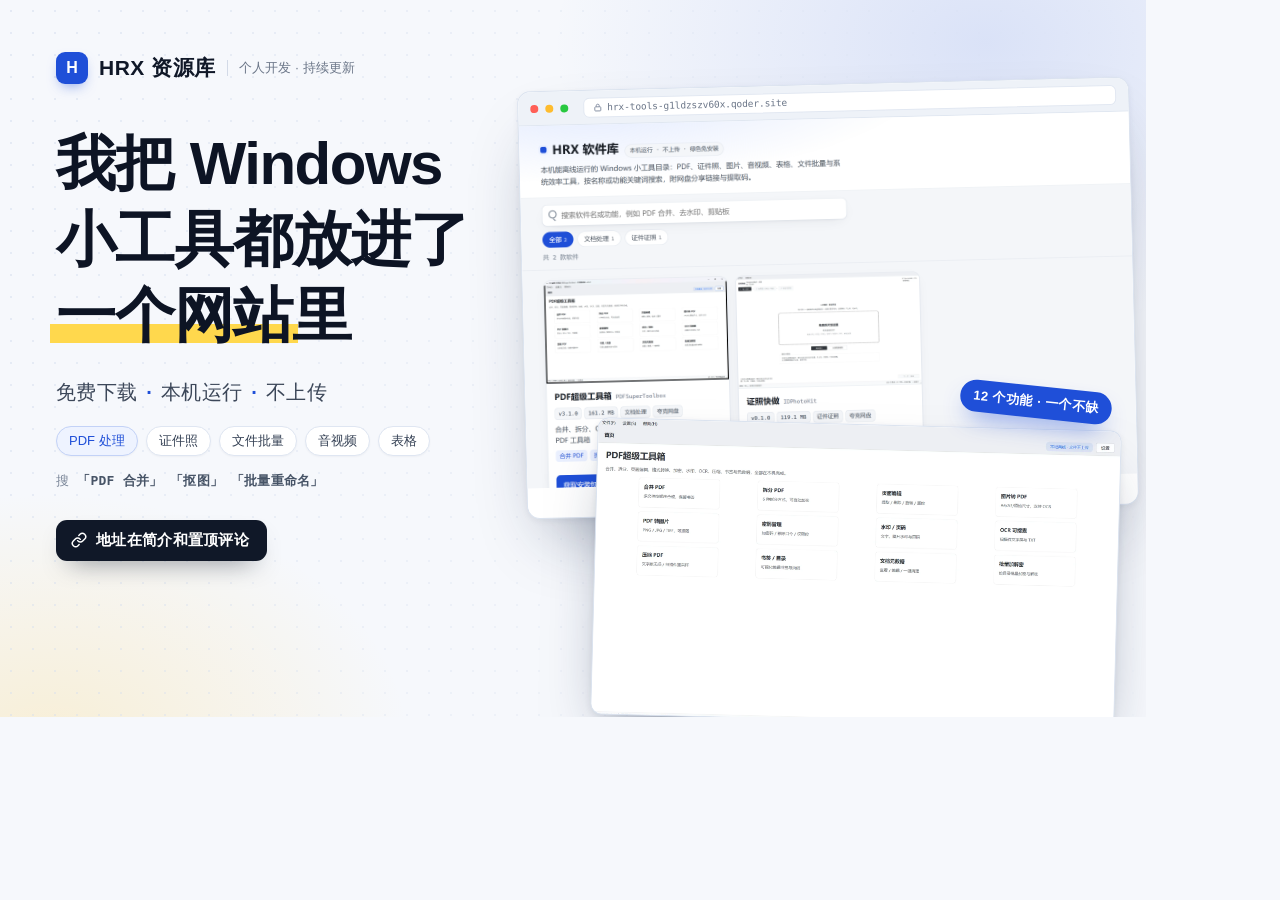
<file: 推广素材/B站封面.html>
<!DOCTYPE html>
<html lang="zh-CN">
<head>
<meta charset="utf-8">
<style>
  * { box-sizing: border-box; margin: 0; padding: 0; }
  html, body { width: 1146px; height: 717px; overflow: hidden; }
  body {
    position: relative;
    background: #f6f8fc;
    font-family: "Noto Sans SC", "Microsoft YaHei UI", "Microsoft YaHei", sans-serif;
    color: #101828;
    -webkit-font-smoothing: antialiased;
  }

  /* 背景 */
  .bg-glow-a {
    position: absolute; inset: 0;
    background: radial-gradient(620px 420px at 86% 6%, rgba(31,79,216,.13), rgba(31,79,216,0) 70%);
  }
  .bg-glow-b {
    position: absolute; inset: 0;
    background: radial-gradient(520px 360px at 4% 104%, rgba(255,200,60,.20), rgba(255,200,60,0) 70%);
  }
  .bg-grid {
    position: absolute; inset: 0;
    background-image: radial-gradient(#d5deee 1px, transparent 1px);
    background-size: 22px 22px;
    opacity: .55;
    mask-image: linear-gradient(105deg, #000 0%, rgba(0,0,0,.55) 45%, rgba(0,0,0,.12) 85%);
  }

  /* 左侧文案 */
  .left { position: absolute; left: 56px; top: 52px; width: 452px; }
  .brand { display: flex; align-items: center; gap: 11px; }
  .mark {
    width: 32px; height: 32px; border-radius: 9px; background: #1f4fd8;
    display: grid; place-items: center; color: #fff;
    font-size: 16px; font-weight: 900; letter-spacing: 0;
    box-shadow: 0 6px 14px -6px rgba(31,79,216,.65);
  }
  .wordmark { font-size: 21px; font-weight: 900; letter-spacing: .5px; }
  .brand-note { font-size: 12.5px; color: #6b7688; letter-spacing: .2px; }
  .brand-div { width: 1px; height: 16px; background: #d3dae7; }

  h1 {
    margin-top: 42px;
    font-size: 60px;
    line-height: 1.27;
    font-weight: 900;
    letter-spacing: -1px;
    color: #0d1424;
  }
  h1 .hl {
    background: linear-gradient(transparent 62%, #ffd84d 62%, #ffd84d 91%, transparent 91%);
    padding: 0 6px; margin: 0 -6px; border-radius: 4px;
  }
  h1 .win { font-family: "Segoe UI", "Noto Sans SC", sans-serif; letter-spacing: -1.5px; }

  .sub {
    margin-top: 24px;
    font-size: 20px; font-weight: 500;
    color: #3c4759; letter-spacing: .3px;
  }
  .sub i { font-style: normal; color: #1f4fd8; font-weight: 900; margin: 0 9px; }

  .tags { margin-top: 20px; display: flex; gap: 8px; flex-wrap: wrap; }
  .tag {
    font-size: 13px; font-weight: 500; color: #344054;
    background: #fff; border: 1px solid #dfe6f2; border-radius: 999px;
    padding: 5px 12px;
    box-shadow: 0 1px 2px rgba(20,30,50,.04);
  }
  .tag.first { color: #1f4fd8; border-color: #c3d2f7; background: #eef3ff; }

  .hint {
    margin-top: 16px;
    font-size: 13px; color: #7a8698;
    font-family: "Cascadia Mono", Consolas, monospace;
    letter-spacing: .2px;
  }
  .hint b { color: #475467; font-weight: 600; }

  .addr {
    margin-top: 30px;
    display: inline-flex; align-items: center; gap: 9px;
    background: #101828; color: #fff;
    font-size: 15px; font-weight: 700; letter-spacing: .3px;
    padding: 11px 18px 11px 15px; border-radius: 11px;
    box-shadow: 0 12px 26px -14px rgba(16,24,40,.7);
  }
  .addr svg { flex: none; }

  /* 窗口 */
  .win-card {
    position: absolute;
    background: #fff;
    border: 1px solid #dbe3ef;
    border-radius: 13px;
    overflow: hidden;
  }
  .browser {
    left: 522px; top: 84px; width: 612px; height: 428px;
    transform: rotate(-1.4deg);
    box-shadow: 0 34px 70px -26px rgba(19,36,70,.42), 0 2px 6px rgba(19,36,70,.06);
  }
  .chrome {
    height: 34px; display: flex; align-items: center; gap: 7px;
    padding: 0 12px; background: #eef2f8; border-bottom: 1px solid #e0e7f1;
  }
  .dot { width: 8px; height: 8px; border-radius: 50%; }
  .d1 { background: #ff5f57; } .d2 { background: #febc2e; } .d3 { background: #28c840; }
  .url {
    flex: 1; margin-left: 8px;
    height: 20px; border-radius: 6px; background: #fff; border: 1px solid #e2e8f2;
    display: flex; align-items: center; gap: 5px; padding: 0 9px;
    font-family: "Cascadia Mono", Consolas, monospace;
    font-size: 9.5px; color: #6b7688; letter-spacing: -.1px;
  }
  .url span { overflow: hidden; white-space: nowrap; text-overflow: ellipsis; }
  .browser img, .app img { display: block; width: 100%; }

  .app {
    left: 594px; top: 424px; width: 524px;
    transform: rotate(1.5deg);
    border-radius: 11px;
    box-shadow: 0 32px 64px -24px rgba(19,36,70,.5), 0 2px 6px rgba(19,36,70,.08);
  }
  .app img { height: 295px; object-fit: cover; object-position: top left; }

  .badge {
    position: absolute; left: 960px; top: 386px;
    transform: rotate(6deg);
    background: #1f4fd8; color: #fff;
    font-size: 13px; font-weight: 800; letter-spacing: .5px;
    padding: 7px 13px; border-radius: 999px;
    box-shadow: 0 12px 24px -10px rgba(31,79,216,.8);
    z-index: 5;
  }
</style>
</head>
<body>
  <div class="bg-glow-a"></div>
  <div class="bg-glow-b"></div>
  <div class="bg-grid"></div>

  <div class="left">
    <div class="brand">
      <span class="mark">H</span>
      <span class="wordmark">HRX 资源库</span>
      <span class="brand-div"></span>
      <span class="brand-note">个人开发 · 持续更新</span>
    </div>

    <h1>我把 <span class="win">Windows</span><br>小工具都放进了<br><span class="hl">一个网站</span>里</h1>

    <p class="sub">免费下载<i>·</i>本机运行<i>·</i>不上传</p>

    <div class="tags">
      <span class="tag first">PDF 处理</span>
      <span class="tag">证件照</span>
      <span class="tag">文件批量</span>
      <span class="tag">音视频</span>
      <span class="tag">表格</span>
    </div>

    <p class="hint">搜 <b>「PDF 合并」</b> <b>「抠图」</b> <b>「批量重命名」</b></p>

    <span class="addr">
      <svg width="16" height="16" viewBox="0 0 24 24" fill="none" stroke="#fff" stroke-width="2.2" stroke-linecap="round" stroke-linejoin="round"><path d="M10 13a5 5 0 0 0 7.54.54l3-3a5 5 0 0 0-7.07-7.07l-1.72 1.71"/><path d="M14 11a5 5 0 0 0-7.54-.54l-3 3a5 5 0 0 0 7.07 7.07l1.71-1.71"/></svg>
      地址在简介和置顶评论
    </span>
  </div>

  <div class="win-card browser">
    <div class="chrome">
      <span class="dot d1"></span><span class="dot d2"></span><span class="dot d3"></span>
      <div class="url">
        <svg width="9" height="10" viewBox="0 0 24 24" fill="none" stroke="#8a94a6" stroke-width="2.6"><rect x="4" y="10" width="16" height="11" rx="2"/><path d="M8 10V7a4 4 0 0 1 8 0v3"/></svg>
        <span>hrx-tools-g1ldzszv60x.qoder.site</span>
      </div>
    </div>
    <img src="_site-clean.png" alt="">
  </div>

  <div class="win-card app">
    <img src="../web/images/000pdf-full.webp" alt="">
  </div>

  <div class="badge">12 个功能 · 一个不缺</div>
</body>
</html>
</file>
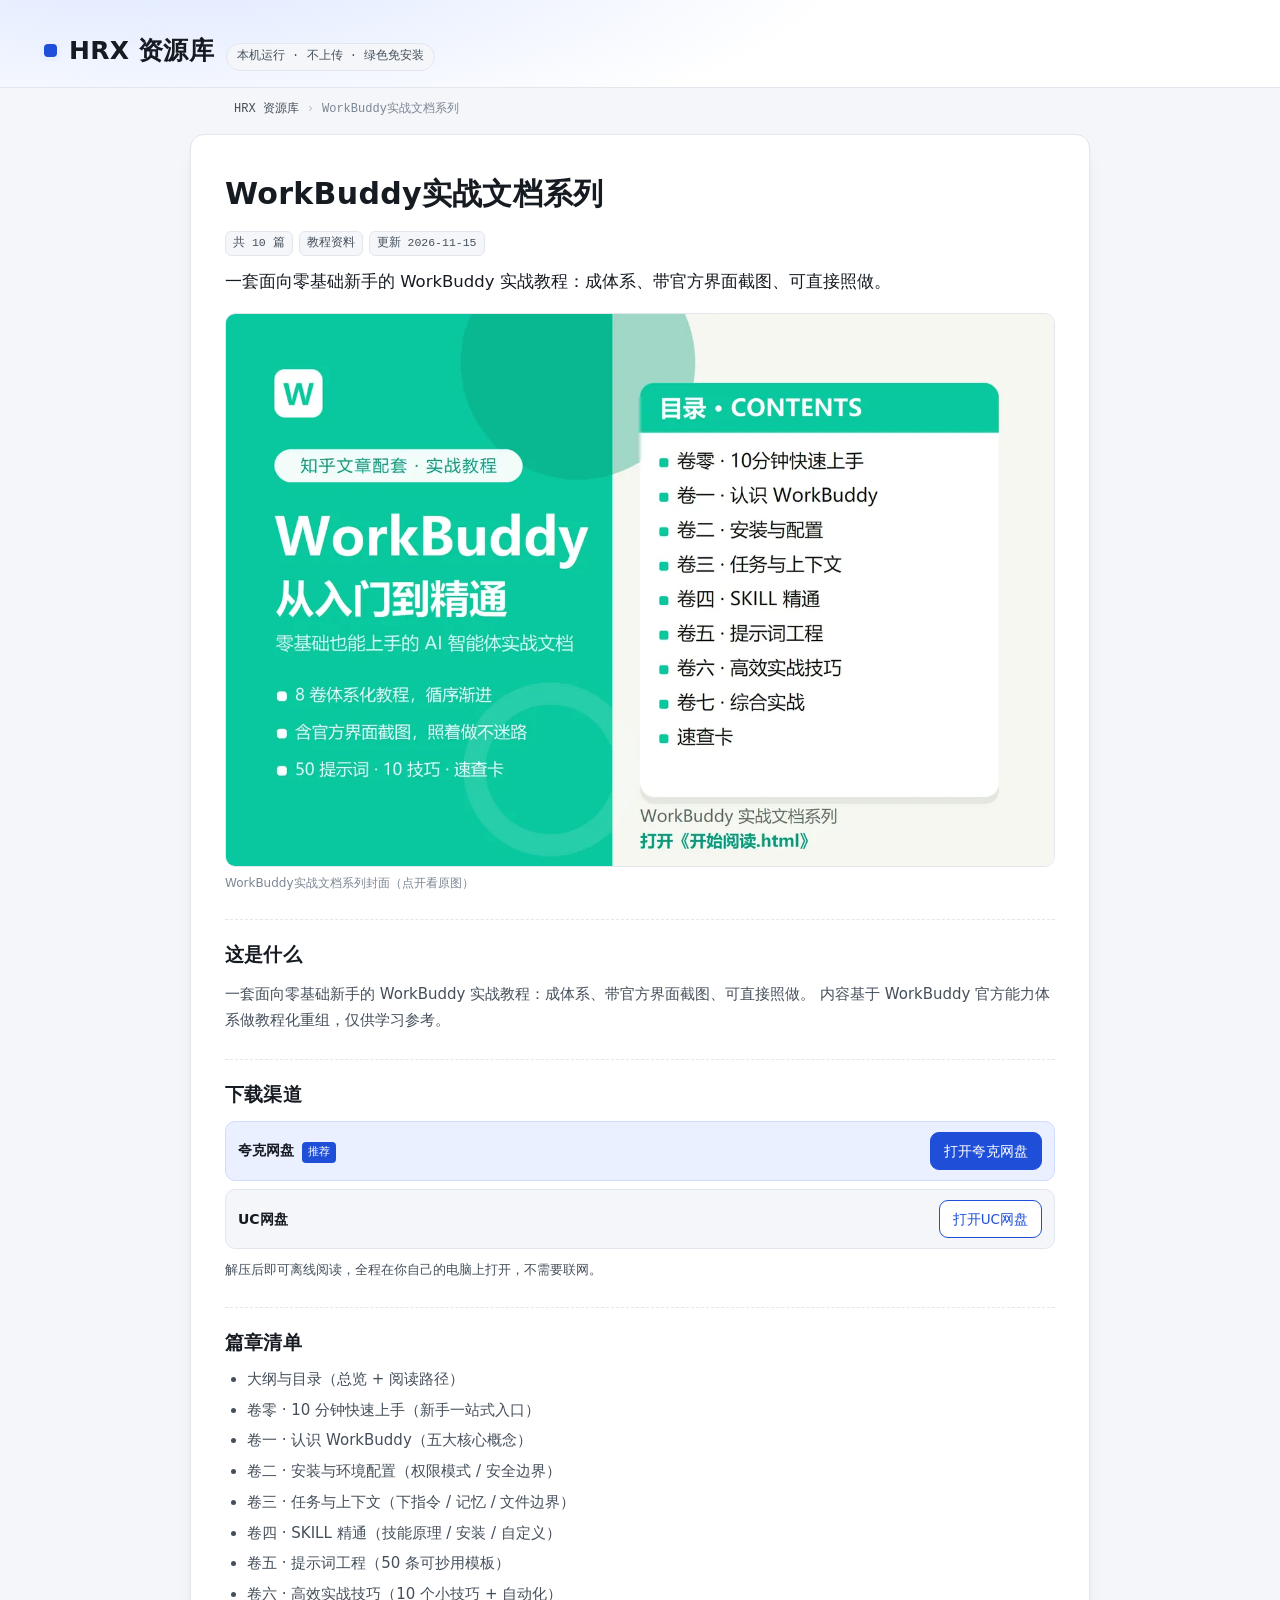
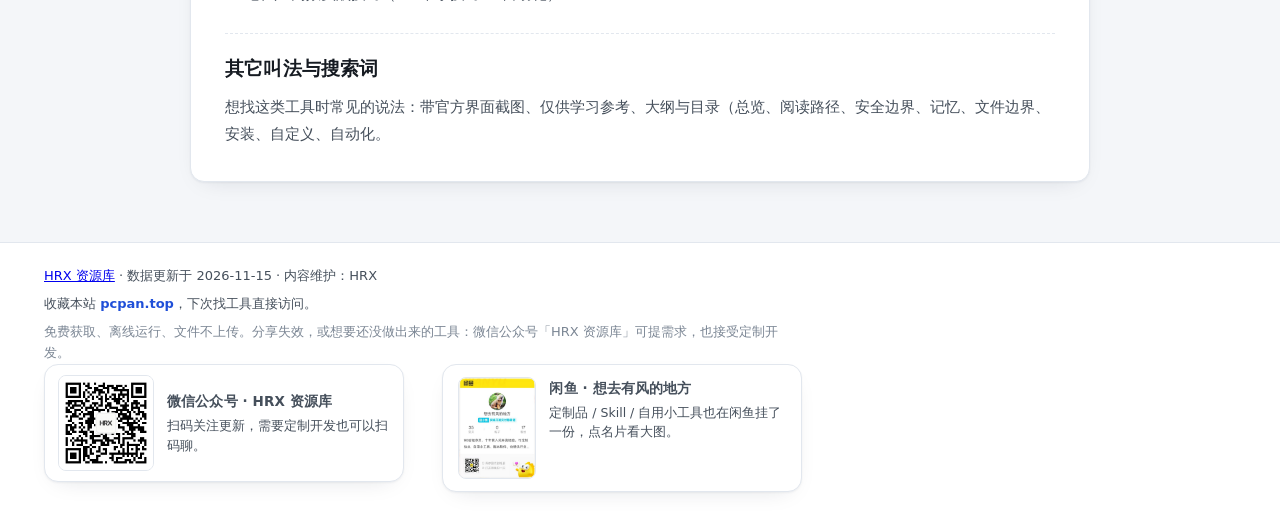
<file: web/doc/w000.html>
<!DOCTYPE html>
<html lang="zh-CN">
<head>
<meta charset="utf-8">
<meta name="viewport" content="width=device-width, initial-scale=1">
<title>WorkBuddy实战文档系列_共10篇资料_离线阅读 - HRX 资源库</title>
<meta name="description" content="一套面向零基础新手的 WorkBuddy 实战教程：成体系、带官方界面截图、可直接照做。 · 共 10 篇。解压后离线阅读，不需要联网；夸克网盘、UC网盘 分发。">
<meta name="robots" content="index,follow,max-snippet:-1,max-image-preview:large">
<meta name="theme-color" content="#f4f6f9">
<meta property="og:site_name" content="HRX 资源库">
<meta property="og:locale" content="zh_CN">
<link rel="canonical" href="https://pcpan.top/doc/w000">
<meta property="og:type" content="website">
<meta property="og:title" content="WorkBuddy实战文档系列_共10篇资料_离线阅读 - HRX 资源库">
<meta property="og:description" content="一套面向零基础新手的 WorkBuddy 实战教程：成体系、带官方界面截图、可直接照做。 · 共 10 篇。解压后离线阅读，不需要联网；夸克网盘、UC网盘 分发。">
<meta property="og:url" content="https://pcpan.top/doc/w000">
<meta property="og:image" content="https://pcpan.top/images/w000workbuddy-full.webp">
<meta name="twitter:card" content="summary_large_image">
<meta name="twitter:title" content="WorkBuddy实战文档系列_共10篇资料_离线阅读 - HRX 资源库">
<meta name="twitter:description" content="一套面向零基础新手的 WorkBuddy 实战教程：成体系、带官方界面截图、可直接照做。 · 共 10 篇。解压后离线阅读，不需要联网；夸克网盘、UC网盘 分发。">
<link rel="icon" href="../favicon.svg" type="image/svg+xml">
<link rel="alternate" type="text/plain" href="../llms.txt">
<link rel="stylesheet" href="../style.css?v=d9f56f6a">
<script type="application/ld+json">{"@context":"https://schema.org","@graph":[{"@type":"CreativeWork","name":"WorkBuddy实战文档系列","alternateName":"","description":"一套面向零基础新手的 WorkBuddy 实战教程：成体系、带官方界面截图、可直接照做。","featureList":["大纲与目录（总览 + 阅读路径）","卷零 · 10 分钟快速上手（新手一站式入口）","卷一 · 认识 WorkBuddy（五大核心概念）","卷二 · 安装与环境配置（权限模式 / 安全边界）","卷三 · 任务与上下文（下指令 / 记忆 / 文件边界）","卷四 · SKILL 精通（技能原理 / 安装 / 自定义）","卷五 · 提示词工程（50 条可抄用模板）","卷六 · 高效实战技巧（10 个小技巧 + 自动化）"],"offers":{"@type":"Offer","price":"0","priceCurrency":"CNY"},"url":"https://pcpan.top/doc/w000","inLanguage":"zh-CN","numberOfItems":10,"dateModified":"2026-11-15","downloadUrl":"https://pan.quark.cn/s/be726abf2308","image":"https://pcpan.top/images/w000workbuddy-full.webp"},{"@type":"BreadcrumbList","itemListElement":[{"@type":"ListItem","position":1,"name":"HRX 资源库","item":"https://pcpan.top/"},{"@type":"ListItem","position":2,"name":"WorkBuddy实战文档系列","item":"https://pcpan.top/doc/w000"}]}]}</script>
<script>
var _hmt = _hmt || [];
(function() {
  var hosts = ["pcpan.top", "www.pcpan.top"];
  if (hosts.indexOf(location.hostname.toLowerCase()) < 0) return;
  window.__tjOn = true;  // 采集器据此决定发不发，镜像站保持静默
  var hm = document.createElement("script");
  hm.src = "https://hm.baidu.com/hm.js?644757071a55c85a4cf2b57332f751f0";
  var s = document.getElementsByTagName("script")[0];
  s.parentNode.insertBefore(hm, s);
})();
</script>
<script>
(function() {
  function on() { return window.__tjOn === true; }
  function pv(path) {
    if (on() && window._hmt) window._hmt.push(["_trackPageview", path]);
  }
  function ev(category, action, label) {
    if (!on() || !window._hmt) return;
    var args = ["_trackEvent", category, action];
    if (label != null && label !== "") args.push(String(label));
    window._hmt.push(args);
  }
  window.__tj = { pv: pv, ev: ev, on: on };
  // 捕获阶段跑：同标签页跳转前也来得及入队
  document.addEventListener("click", function (e) {
    var el = e.target;
    if (!el || el.nodeType !== 1) return;
    var hit = el.closest ? el.closest("[data-track]") : null;
    if (!hit) return;
    var id = hit.getAttribute("data-track-id") || "";
    var kind = hit.getAttribute("data-track") || "";
    if (kind === "event") {
      ev(hit.getAttribute("data-track-cat") || "other",
         hit.getAttribute("data-track-act") || "click",
         hit.getAttribute("data-track-label") || "");
      return;
    }
    if (!id || !kind) return;
    var arg = hit.getAttribute("data-track-arg") || "";
    pv("/x/" + id + "/" + kind + (arg ? "/" + arg : ""));
  }, true);
})();
</script>
</head>
<body class="subpage">
<a class="skip" href="#main">跳到正文</a>

<header class="masthead masthead-compact">
  <div class="brand">
    <span class="mark" aria-hidden="true"></span>
    <a class="wordmark" href="../index.html">HRX 资源库</a>
    <span class="tagline">本机运行 · 不上传 · 绿色免安装</span>
  </div>
</header>

<nav class="crumbs" aria-label="所在位置"><a href="../index.html">HRX 资源库</a><span class="sep">›</span><span aria-current="page">WorkBuddy实战文档系列</span></nav>

<main id="main" class="detail">
  <article class="detail-body">
    <h1>WorkBuddy实战文档系列</h1>
    <p class="alt-name"></p>
    <div class="meta-row"><span class="pill">共 10 篇</span><span class="pill">教程资料</span><span class="pill">更新 2026-11-15</span></div>
    <p class="lead">一套面向零基础新手的 WorkBuddy 实战教程：成体系、带官方界面截图、可直接照做。</p>
    <figure class="detail-cover">
      <a href="../images/w000workbuddy-full.webp" class="zoom-link"><img src="../images/w000workbuddy-cover.webp" alt="WorkBuddy实战文档系列封面" loading="lazy"></a>
      <figcaption>WorkBuddy实战文档系列封面（点开看原图）</figcaption>
    </figure>
    <section class="block" id="about">
      <h2>这是什么</h2>
<p>一套面向零基础新手的 WorkBuddy 实战教程：成体系、带官方界面截图、可直接照做。 内容基于 WorkBuddy 官方能力体系做教程化重组，仅供学习参考。</p>
    </section>
    <section class="block" id="download">
      <h2>下载渠道</h2>
<div class="dl-list">
      <div class="dl-item primary"><div class="dl-main"><span class="dl-platform">夸克网盘</span><span class="dl-tag">推荐</span></div><div class="dl-side"><a class="btn dl-open" href="https://pan.quark.cn/s/be726abf2308" target="_blank" rel="noopener" data-track="dl" data-track-id="w000" data-track-arg="quark">打开夸克网盘</a></div></div>
      <div class="dl-item"><div class="dl-main"><span class="dl-platform">UC网盘</span></div><div class="dl-side"><a class="btn dl-open ghost" href="https://drive.uc.cn/s/0b328d557b8f4?public=1" target="_blank" rel="noopener" data-track="dl" data-track-id="w000" data-track-arg="uc">打开UC网盘</a></div></div>
      </div>
      <p class="dl-tip">解压后即可离线阅读，全程在你自己的电脑上打开，不需要联网。</p>
    </section>

    <section class="block" id="features">
      <h2>篇章清单</h2>
<ul class="feature-list">
      <li>大纲与目录（总览 + 阅读路径）</li><li>卷零 · 10 分钟快速上手（新手一站式入口）</li><li>卷一 · 认识 WorkBuddy（五大核心概念）</li><li>卷二 · 安装与环境配置（权限模式 / 安全边界）</li><li>卷三 · 任务与上下文（下指令 / 记忆 / 文件边界）</li><li>卷四 · SKILL 精通（技能原理 / 安装 / 自定义）</li><li>卷五 · 提示词工程（50 条可抄用模板）</li><li>卷六 · 高效实战技巧（10 个小技巧 + 自动化）</li>
      </ul>
    </section>



    <section class="block" id="words">
      <h2>其它叫法与搜索词</h2>
<p>想找这类工具时常见的说法：带官方界面截图、仅供学习参考、大纲与目录（总览、阅读路径、安全边界、记忆、文件边界、安装、自定义、自动化。</p>
    </section>

  </article>
</main>

<footer class="foot foot-compact">
  <div class="foot-text">
    <p><a href="../index.html">HRX 资源库</a> · 数据更新于 2026-11-15 · 内容维护：HRX</p>
    <p class="bookmark">收藏本站 <a href="https://pcpan.top/">pcpan.top</a>，下次找工具直接访问。</p>
    <p class="fine">免费获取、离线运行、文件不上传。分享失效，或想要还没做出来的工具：微信公众号「HRX 资源库」可提需求，也接受定制开发。</p>
  </div>
  <div class="foot-cards">
    <figure class="contact contact-foot">
      <a class="qr-zoom" href="../images/wechat-qr.png" target="_blank" rel="noopener" aria-label="新窗口打开微信公众号二维码大图">
        <img class="qr" src="../images/wechat-qr.png" alt="HRX 微信公众号二维码" width="258" height="258" loading="lazy">
      </a>
      <figcaption>
        <b>微信公众号 · HRX 资源库</b>
        <span>扫码关注更新，需要定制开发也可以扫码聊。</span>
      </figcaption>
    </figure>
    <figure class="contact contact-xianyu">
      <a class="xy-thumb" href="../images/xianyu-qr.jpg" target="_blank" rel="noopener" aria-label="新窗口打开闲鱼号推广名片大图">
        <img src="../images/xianyu-qr.jpg" alt="HRX 闲鱼号推广名片，保存图片到相册后打开闲鱼扫一扫" width="480" height="632" loading="lazy">
      </a>
      <figcaption>
        <b>闲鱼 · 想去有风的地方</b>
        <span>定制品 / Skill / 自用小工具也在闲鱼挂了一份，点名片看大图。</span>
      </figcaption>
    </figure>
  </div>
</footer>
</body>
</html>
</file>
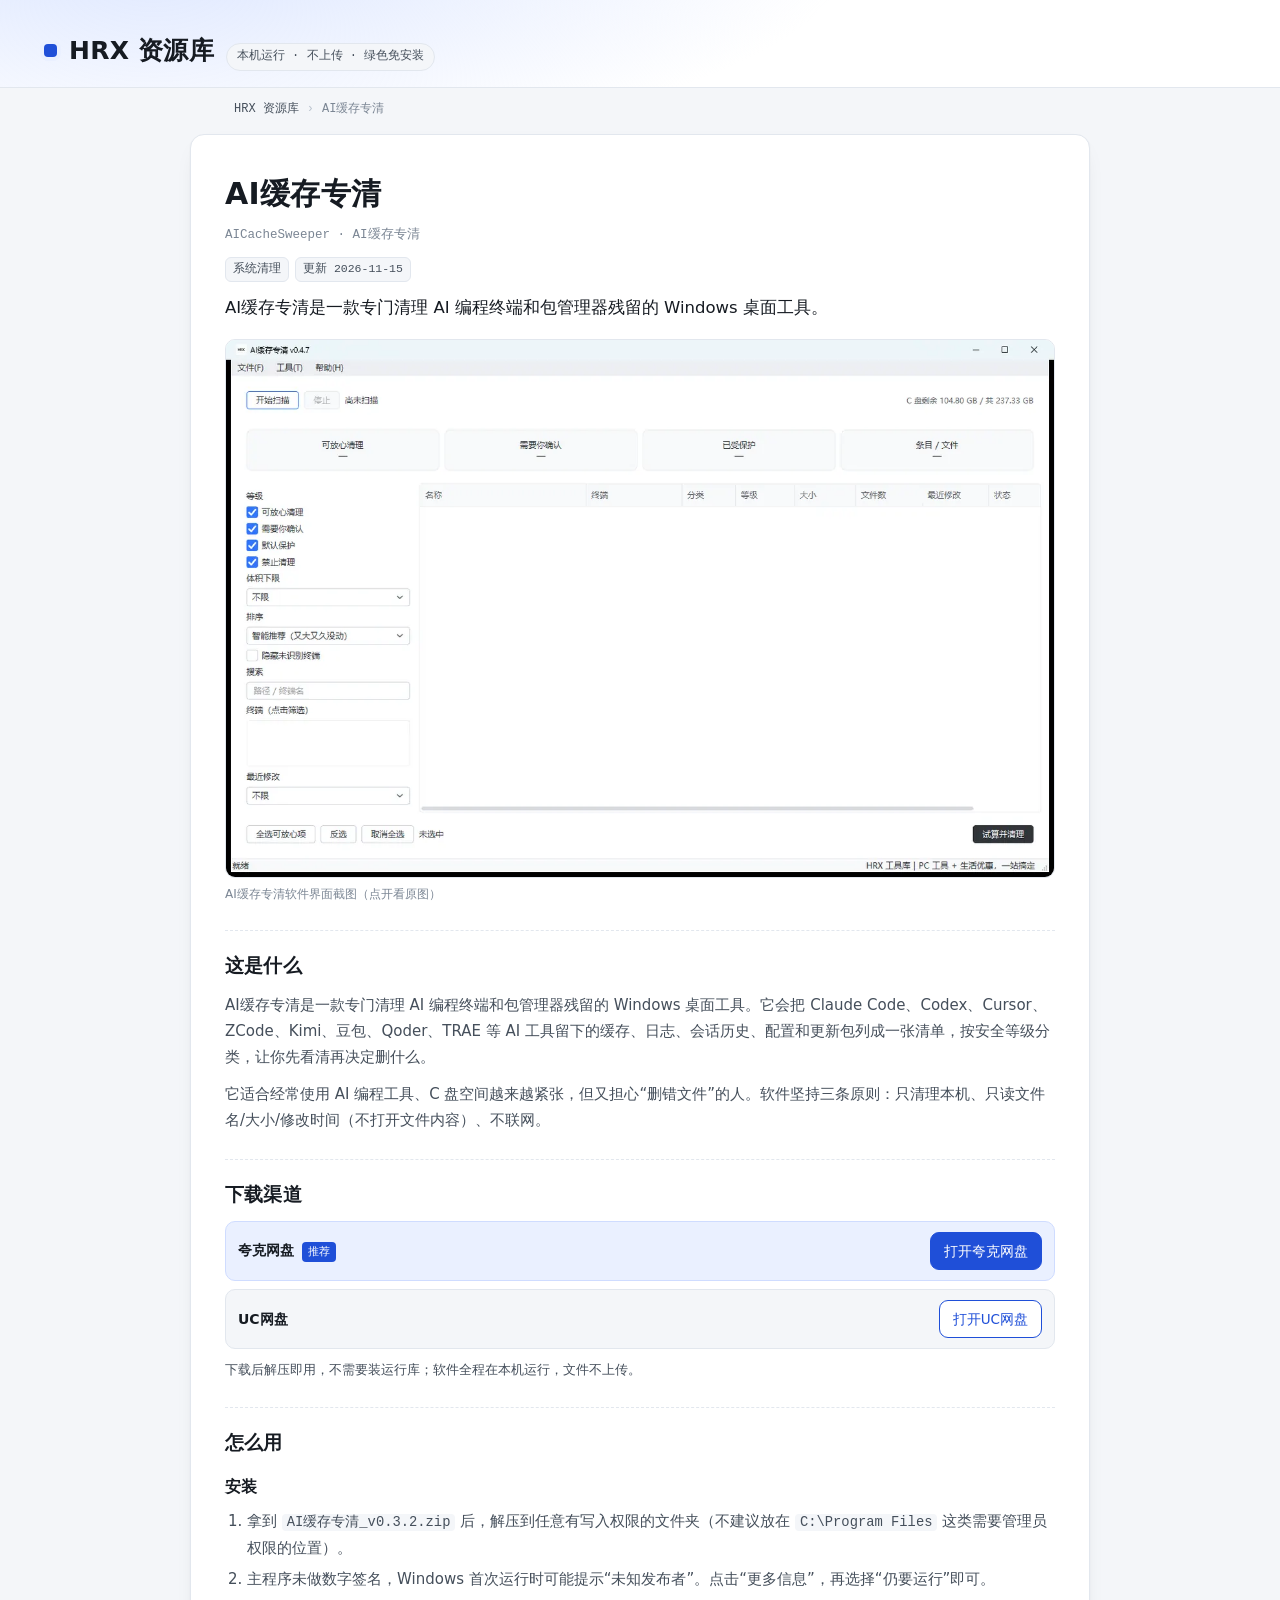
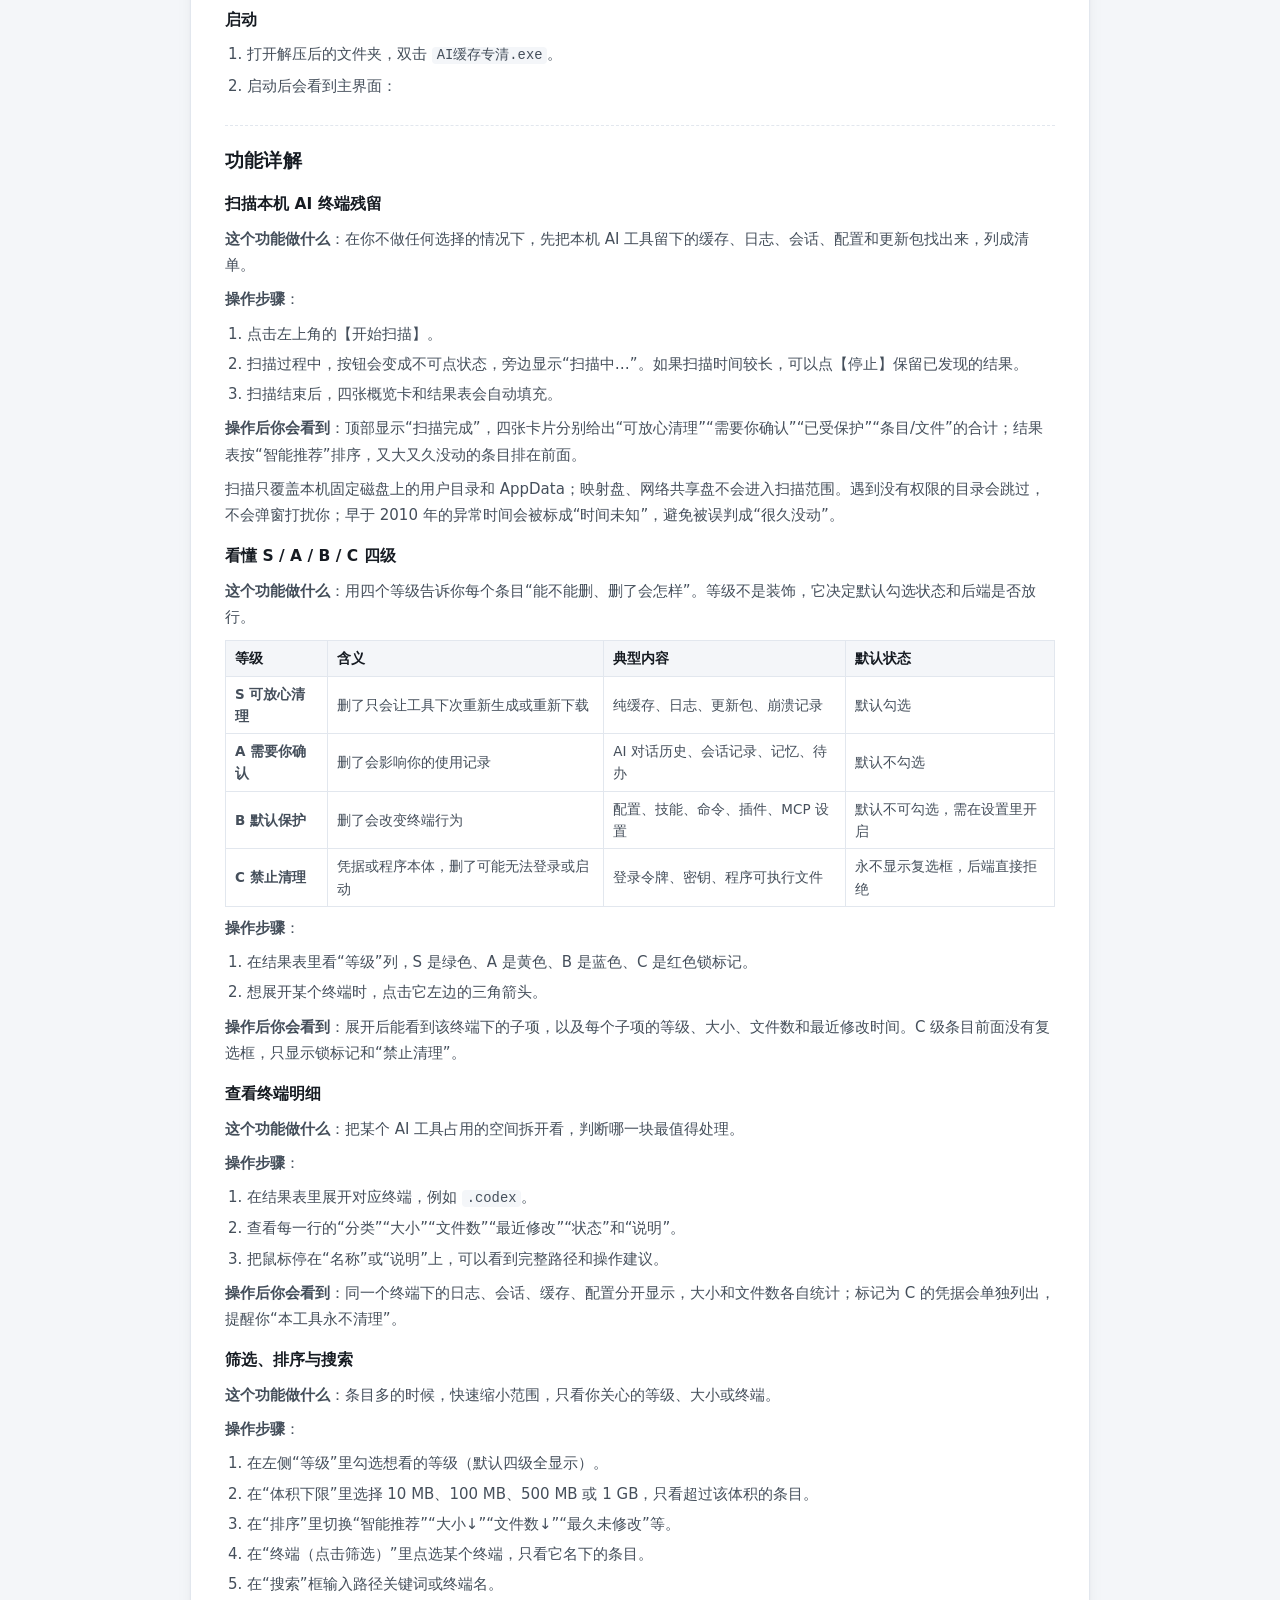
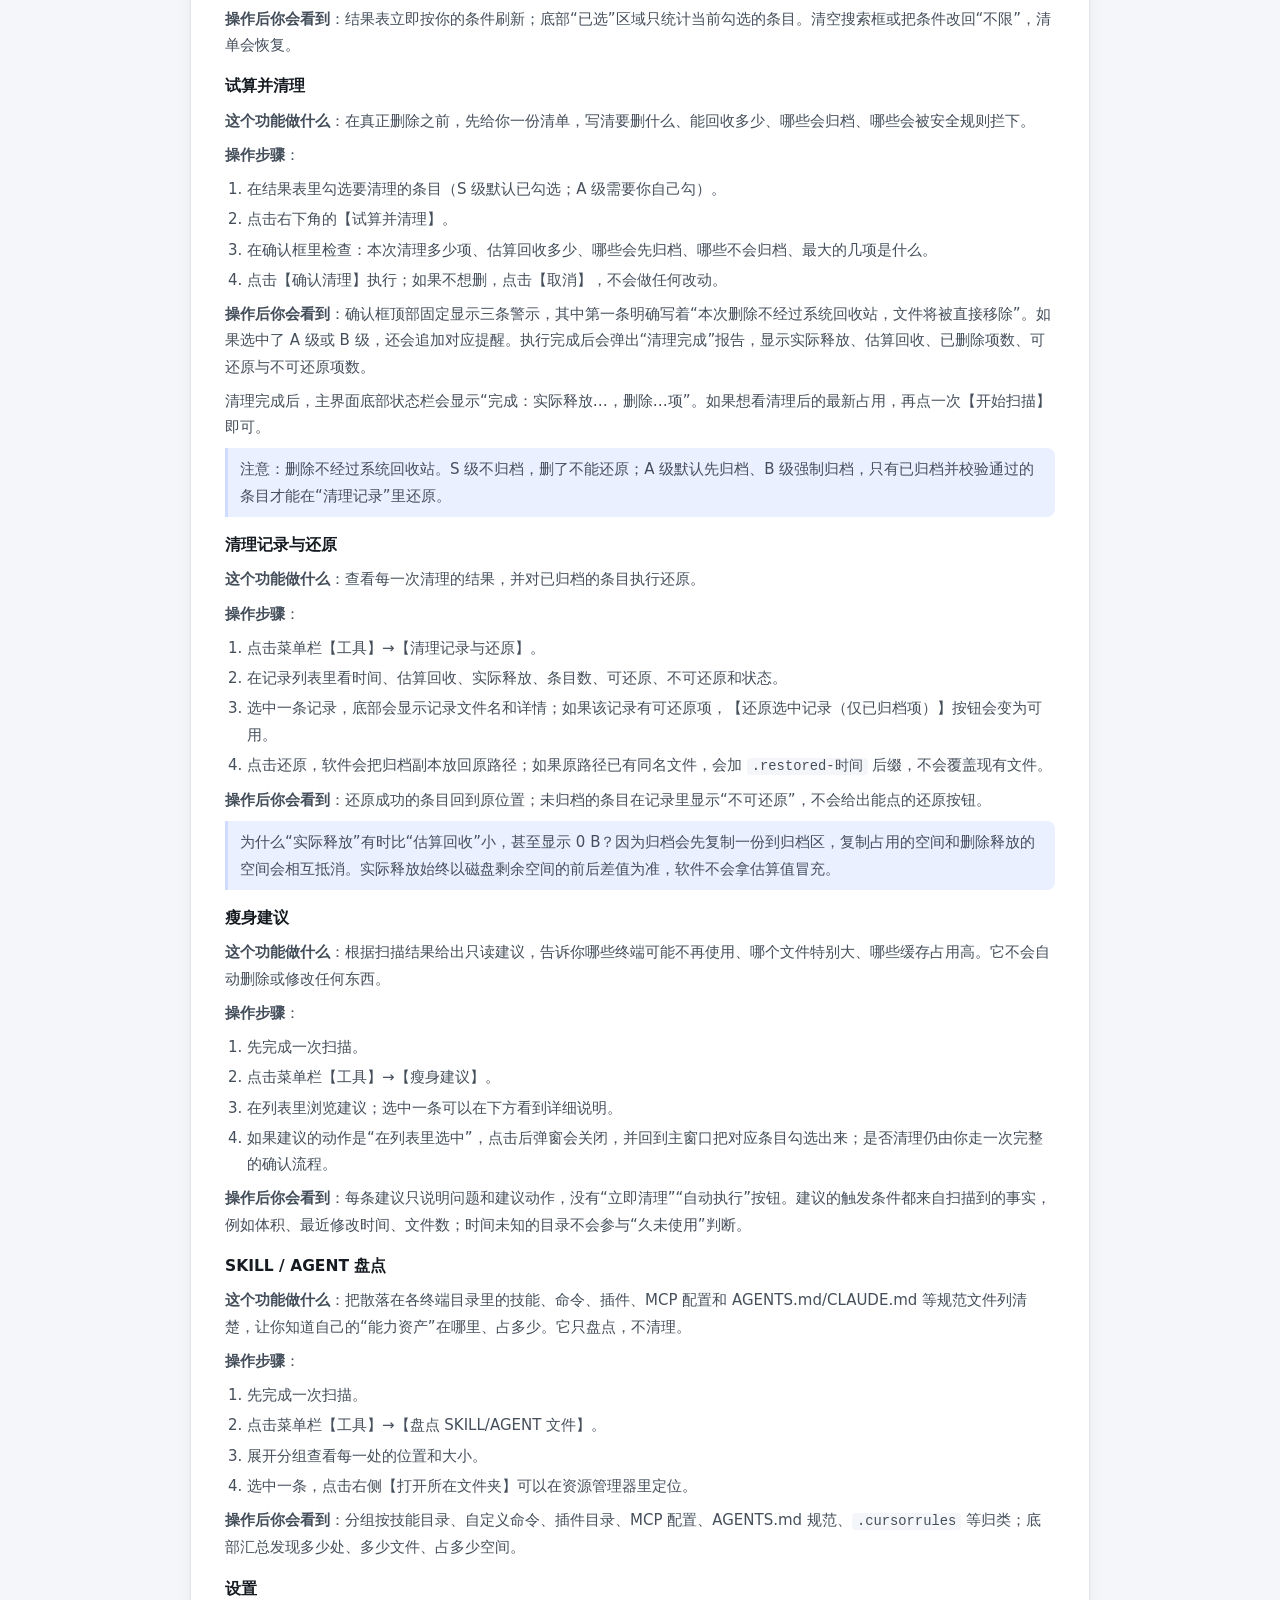
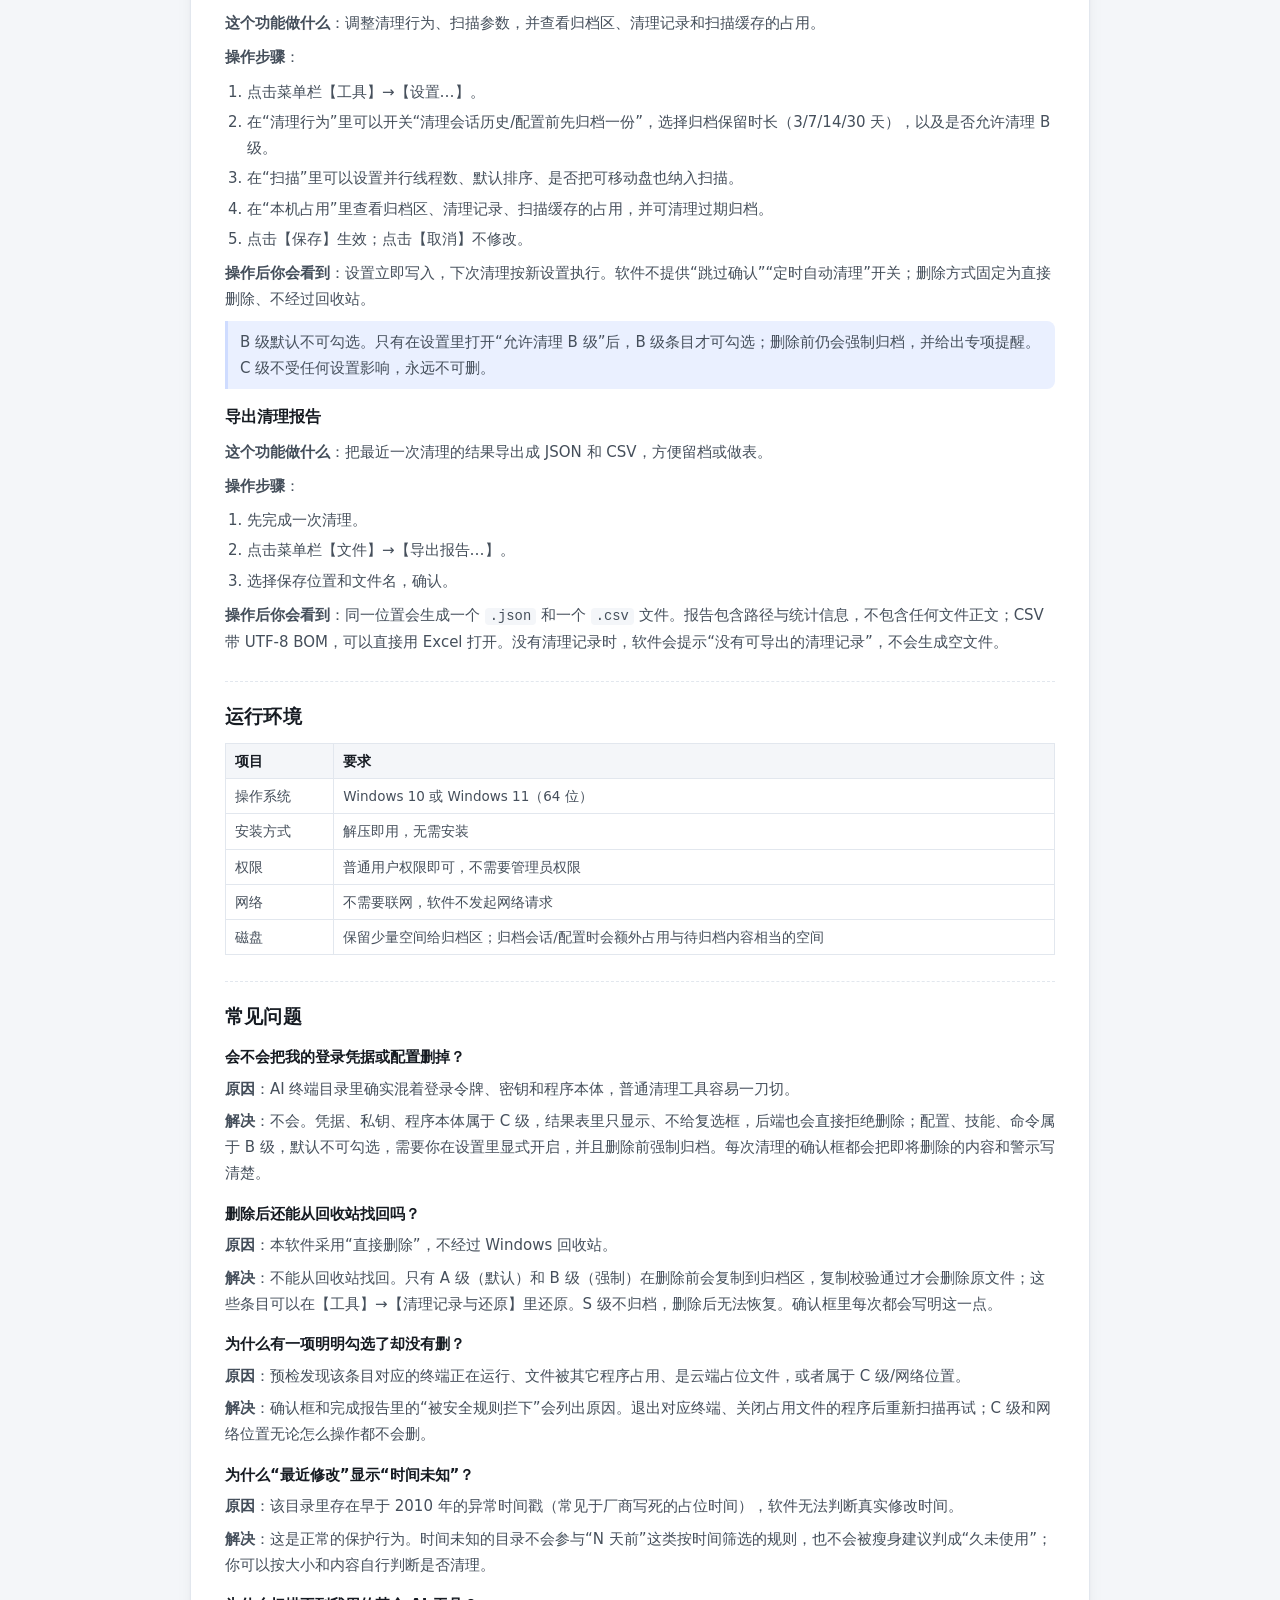
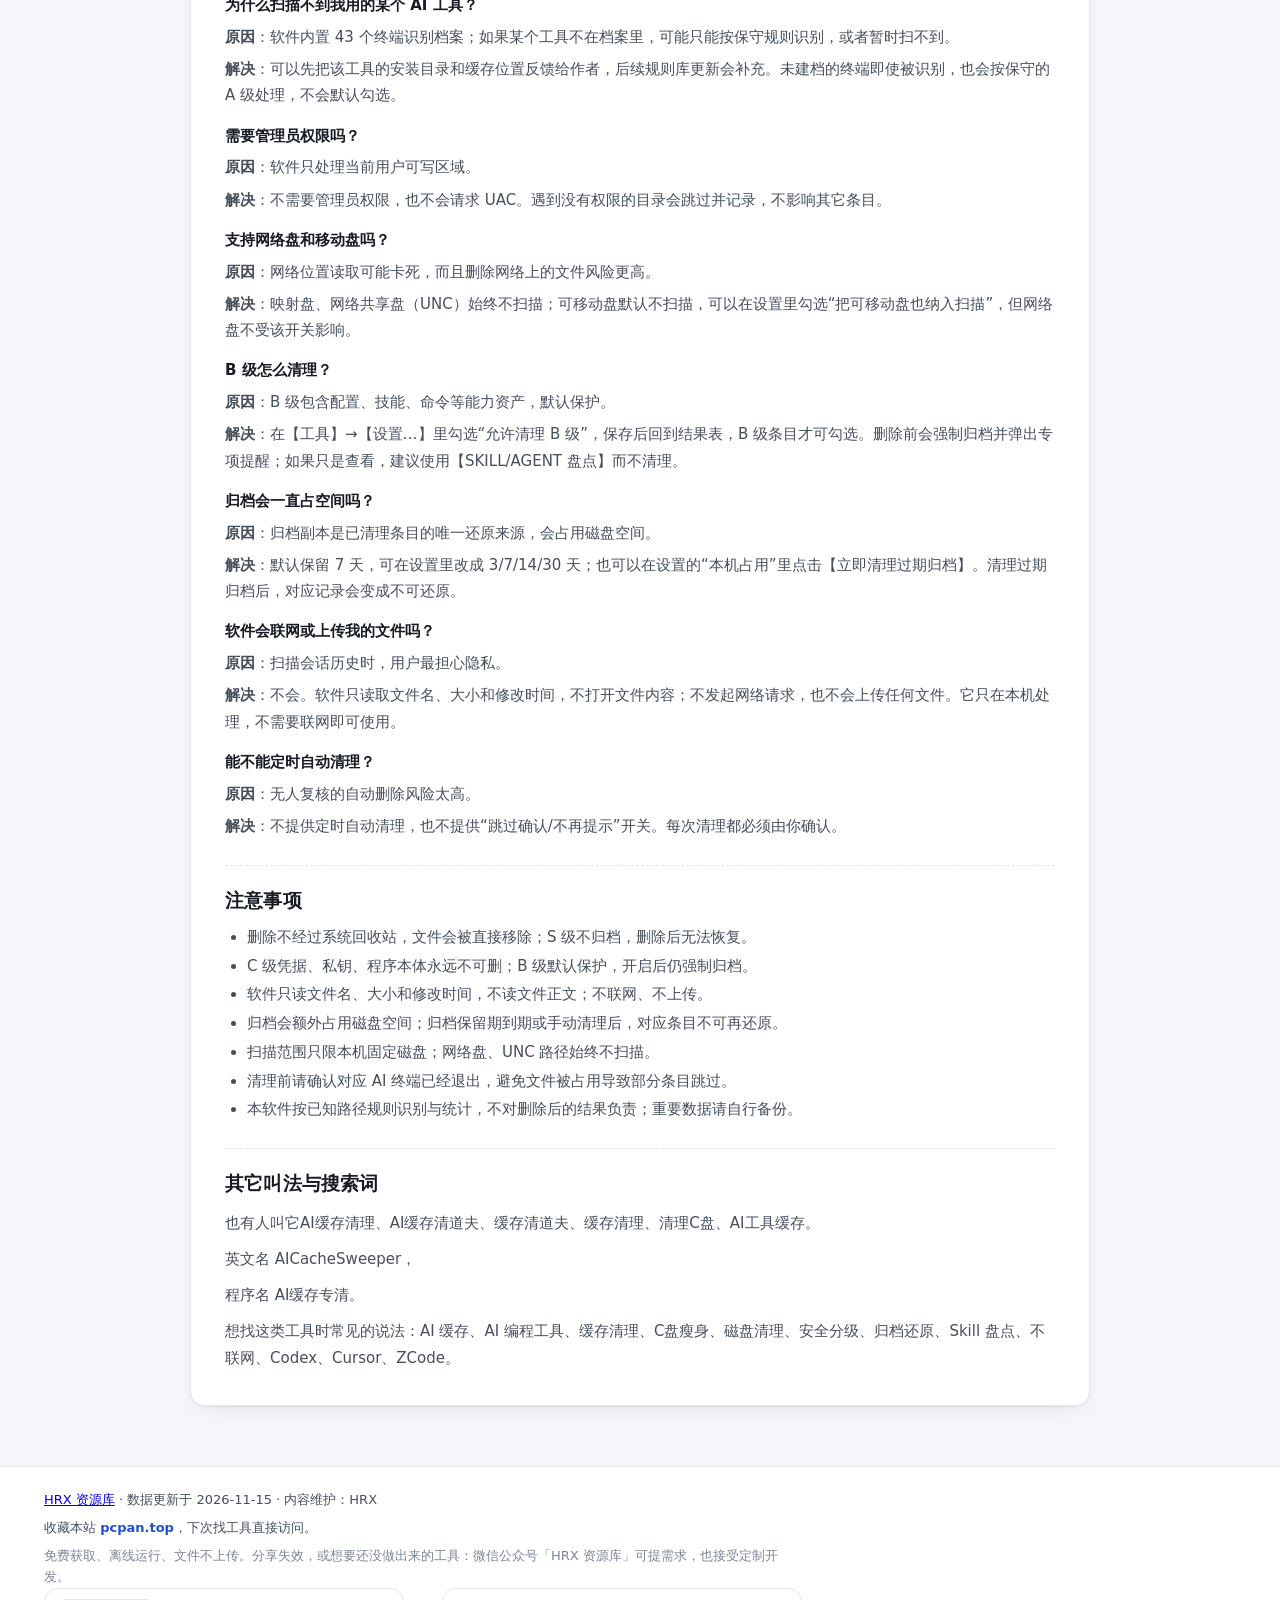
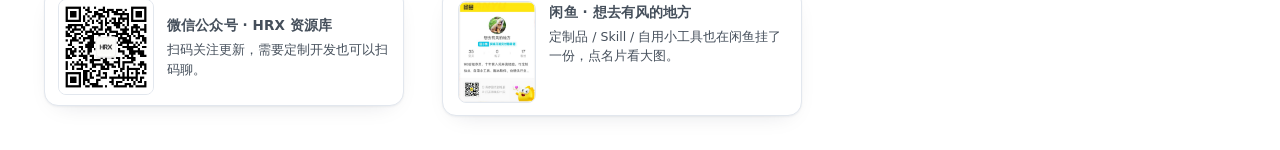
<file: web/soft/ai-cache-sweeper.html>
<!DOCTYPE html>
<html lang="zh-CN">
<head>
<meta charset="utf-8">
<meta name="viewport" content="width=device-width, initial-scale=1">
<title>AI缓存专清_扫描AI终端残留_离线不上传 - HRX 资源库</title>
<meta name="description" content="AI缓存专清是一款专门清理 AI 编程终端和包管理器残留的 Windows 桌面工具。。解压即用，全程在本机运行、文件不上传；夸克网盘、UC网盘 分发。">
<meta name="robots" content="index,follow,max-snippet:-1,max-image-preview:large">
<meta name="theme-color" content="#f4f6f9">
<meta property="og:site_name" content="HRX 资源库">
<meta property="og:locale" content="zh_CN">
<link rel="canonical" href="https://pcpan.top/soft/ai-cache-sweeper">
<meta property="og:type" content="website">
<meta property="og:title" content="AI缓存专清_扫描AI终端残留_离线不上传 - HRX 资源库">
<meta property="og:description" content="AI缓存专清是一款专门清理 AI 编程终端和包管理器残留的 Windows 桌面工具。。解压即用，全程在本机运行、文件不上传；夸克网盘、UC网盘 分发。">
<meta property="og:url" content="https://pcpan.top/soft/ai-cache-sweeper">
<meta property="og:image" content="https://pcpan.top/images/009ai-full.webp">
<meta name="twitter:card" content="summary_large_image">
<meta name="twitter:title" content="AI缓存专清_扫描AI终端残留_离线不上传 - HRX 资源库">
<meta name="twitter:description" content="AI缓存专清是一款专门清理 AI 编程终端和包管理器残留的 Windows 桌面工具。。解压即用，全程在本机运行、文件不上传；夸克网盘、UC网盘 分发。">
<link rel="icon" href="../favicon.svg" type="image/svg+xml">
<link rel="alternate" type="text/plain" href="../llms.txt">
<link rel="stylesheet" href="../style.css?v=d9f56f6a">
<script type="application/ld+json">{"@context":"https://schema.org","@graph":[{"@type":"SoftwareApplication","name":"AI缓存专清","alternateName":"AICacheSweeper","description":"AI缓存专清是一款专门清理 AI 编程终端和包管理器残留的 Windows 桌面工具。","featureList":["扫描 AI 终端残留：自动找出用户目录和 AppData 里的 AI 工具缓存","四级安全分级：S（可放心清理）、A（需要确认）、B（默认保护）、C（禁止清理），凭据和程序本体永远不能删","清理前先试算：列出本次要删多少项、大概能回收多少、哪些会先归档","直接删除并明确提示：删除不经过系统回收站，每次都会弹出三条固定警示","归档与还原：会话历史和配置在删除前会先复制到归档区","清理记录：每次清理都留下一条记录，写清估算回收、实际释放","瘦身建议：只读提示哪些终端很久没用、哪个文件特别大、哪些缓存占用高。","SKILL/AGENT 盘点：把技能、命令、插件、规范文件列清楚，只看不动。","设置与报告：可调整归档保留天数、扫描线程数等；清理后可导出 JSON/CSV 报告。"],"offers":{"@type":"Offer","price":"0","priceCurrency":"CNY"},"url":"https://pcpan.top/soft/ai-cache-sweeper","operatingSystem":"Windows 10 / Windows 11 64 位","applicationCategory":"UtilitiesApplication","dateModified":"2026-11-15","downloadUrl":"https://pan.quark.cn/s/51546c445e77","image":"https://pcpan.top/images/009ai-full.webp"},{"@type":"BreadcrumbList","itemListElement":[{"@type":"ListItem","position":1,"name":"HRX 资源库","item":"https://pcpan.top/"},{"@type":"ListItem","position":2,"name":"AI缓存专清","item":"https://pcpan.top/soft/ai-cache-sweeper"}]},{"@type":"FAQPage","mainEntity":[{"@type":"Question","name":"会不会把我的登录凭据或配置删掉？","acceptedAnswer":{"@type":"Answer","text":"原因 ：AI 终端目录里确实混着登录令牌、密钥和程序本体，普通清理工具容易一刀切。 解决 ：不会。凭据、私钥、程序本体属于 C 级，结果表里只显示、不给复选框，后端也会直接拒绝删除；配置、技能、命令属于 B 级，默认不可勾选，需要你在设置里显式开启，并且删除前强制归档。每次清理的确认框都会把即将删除的内容和警示写清楚。"}},{"@type":"Question","name":"删除后还能从回收站找回吗？","acceptedAnswer":{"@type":"Answer","text":"原因 ：本软件采用“直接删除”，不经过 Windows 回收站。 解决 ：不能从回收站找回。只有 A 级（默认）和 B 级（强制）在删除前会复制到归档区，复制校验通过才会删除原文件；这些条目可以在【工具】→【清理记录与还原】里还原。S 级不归档，删除后无法恢复。确认框里每次都会写明这一点。"}},{"@type":"Question","name":"为什么有一项明明勾选了却没有删？","acceptedAnswer":{"@type":"Answer","text":"原因 ：预检发现该条目对应的终端正在运行、文件被其它程序占用、是云端占位文件，或者属于 C 级/网络位置。 解决 ：确认框和完成报告里的“被安全规则拦下”会列出原因。退出对应终端、关闭占用文件的程序后重新扫描再试；C 级和网络位置无论怎么操作都不会删。"}},{"@type":"Question","name":"为什么“最近修改”显示“时间未知”？","acceptedAnswer":{"@type":"Answer","text":"原因 ：该目录里存在早于 2010 年的异常时间戳（常见于厂商写死的占位时间），软件无法判断真实修改时间。 解决 ：这是正常的保护行为。时间未知的目录不会参与“N 天前”这类按时间筛选的规则，也不会被瘦身建议判成“久未使用”；你可以按大小和内容自行判断是否清理。"}},{"@type":"Question","name":"为什么扫描不到我用的某个 AI 工具？","acceptedAnswer":{"@type":"Answer","text":"原因 ：软件内置 43 个终端识别档案；如果某个工具不在档案里，可能只能按保守规则识别，或者暂时扫不到。 解决 ：可以先把该工具的安装目录和缓存位置反馈给作者，后续规则库更新会补充。未建档的终端即使被识别，也会按保守的 A 级处理，不会默认勾选。"}},{"@type":"Question","name":"需要管理员权限吗？","acceptedAnswer":{"@type":"Answer","text":"原因 ：软件只处理当前用户可写区域。 解决 ：不需要管理员权限，也不会请求 UAC。遇到没有权限的目录会跳过并记录，不影响其它条目。"}},{"@type":"Question","name":"支持网络盘和移动盘吗？","acceptedAnswer":{"@type":"Answer","text":"原因 ：网络位置读取可能卡死，而且删除网络上的文件风险更高。 解决 ：映射盘、网络共享盘（UNC）始终不扫描；可移动盘默认不扫描，可以在设置里勾选“把可移动盘也纳入扫描”，但网络盘不受该开关影响。"}},{"@type":"Question","name":"B 级怎么清理？","acceptedAnswer":{"@type":"Answer","text":"原因 ：B 级包含配置、技能、命令等能力资产，默认保护。 解决 ：在【工具】→【设置…】里勾选“允许清理 B 级”，保存后回到结果表，B 级条目才可勾选。删除前会强制归档并弹出专项提醒；如果只是查看，建议使用【SKILL/AGENT 盘点】而不清理。"}},{"@type":"Question","name":"归档会一直占空间吗？","acceptedAnswer":{"@type":"Answer","text":"原因 ：归档副本是已清理条目的唯一还原来源，会占用磁盘空间。 解决 ：默认保留 7 天，可在设置里改成 3/7/14/30 天；也可以在设置的“本机占用”里点击【立即清理过期归档】。清理过期归档后，对应记录会变成不可还原。"}},{"@type":"Question","name":"软件会联网或上传我的文件吗？","acceptedAnswer":{"@type":"Answer","text":"原因 ：扫描会话历史时，用户最担心隐私。 解决 ：不会。软件只读取文件名、大小和修改时间，不打开文件内容；不发起网络请求，也不会上传任何文件。它只在本机处理，不需要联网即可使用。"}},{"@type":"Question","name":"能不能定时自动清理？","acceptedAnswer":{"@type":"Answer","text":"原因 ：无人复核的自动删除风险太高。 解决 ：不提供定时自动清理，也不提供“跳过确认/不再提示”开关。每次清理都必须由你确认。"}}]}]}</script>
<script>
var _hmt = _hmt || [];
(function() {
  var hosts = ["pcpan.top", "www.pcpan.top"];
  if (hosts.indexOf(location.hostname.toLowerCase()) < 0) return;
  window.__tjOn = true;  // 采集器据此决定发不发，镜像站保持静默
  var hm = document.createElement("script");
  hm.src = "https://hm.baidu.com/hm.js?644757071a55c85a4cf2b57332f751f0";
  var s = document.getElementsByTagName("script")[0];
  s.parentNode.insertBefore(hm, s);
})();
</script>
<script>
(function() {
  function on() { return window.__tjOn === true; }
  function pv(path) {
    if (on() && window._hmt) window._hmt.push(["_trackPageview", path]);
  }
  function ev(category, action, label) {
    if (!on() || !window._hmt) return;
    var args = ["_trackEvent", category, action];
    if (label != null && label !== "") args.push(String(label));
    window._hmt.push(args);
  }
  window.__tj = { pv: pv, ev: ev, on: on };
  // 捕获阶段跑：同标签页跳转前也来得及入队
  document.addEventListener("click", function (e) {
    var el = e.target;
    if (!el || el.nodeType !== 1) return;
    var hit = el.closest ? el.closest("[data-track]") : null;
    if (!hit) return;
    var id = hit.getAttribute("data-track-id") || "";
    var kind = hit.getAttribute("data-track") || "";
    if (kind === "event") {
      ev(hit.getAttribute("data-track-cat") || "other",
         hit.getAttribute("data-track-act") || "click",
         hit.getAttribute("data-track-label") || "");
      return;
    }
    if (!id || !kind) return;
    var arg = hit.getAttribute("data-track-arg") || "";
    pv("/x/" + id + "/" + kind + (arg ? "/" + arg : ""));
  }, true);
})();
</script>
</head>
<body class="subpage">
<a class="skip" href="#main">跳到正文</a>

<header class="masthead masthead-compact">
  <div class="brand">
    <span class="mark" aria-hidden="true"></span>
    <a class="wordmark" href="../index.html">HRX 资源库</a>
    <span class="tagline">本机运行 · 不上传 · 绿色免安装</span>
  </div>
</header>

<nav class="crumbs" aria-label="所在位置"><a href="../index.html">HRX 资源库</a><span class="sep">›</span><span aria-current="page">AI缓存专清</span></nav>

<main id="main" class="detail">
  <article class="detail-body">
    <h1>AI缓存专清</h1>
    <p class="alt-name">AICacheSweeper · AI缓存专清</p>
    <div class="meta-row"><span class="pill">系统清理</span><span class="pill">更新 2026-11-15</span></div>
    <p class="lead">AI缓存专清是一款专门清理 AI 编程终端和包管理器残留的 Windows 桌面工具。</p>
    <figure class="detail-cover">
      <a href="../images/009ai-full.webp" class="zoom-link"><img src="../images/009ai-cover.webp" alt="AI缓存专清软件界面截图" loading="lazy"></a>
      <figcaption>AI缓存专清软件界面截图（点开看原图）</figcaption>
    </figure>
    <section class="block" id="about">
      <h2>这是什么</h2>
<p>AI缓存专清是一款专门清理 AI 编程终端和包管理器残留的 Windows 桌面工具。它会把 Claude Code、Codex、Cursor、ZCode、Kimi、豆包、Qoder、TRAE 等 AI 工具留下的缓存、日志、会话历史、配置和更新包列成一张清单，按安全等级分类，让你先看清再决定删什么。</p>
      <p>它适合经常使用 AI 编程工具、C 盘空间越来越紧张，但又担心“删错文件”的人。软件坚持三条原则：只清理本机、只读文件名/大小/修改时间（不打开文件内容）、不联网。</p>
    </section>
    <section class="block" id="download">
      <h2>下载渠道</h2>
<div class="dl-list">
      <div class="dl-item primary"><div class="dl-main"><span class="dl-platform">夸克网盘</span><span class="dl-tag">推荐</span></div><div class="dl-side"><a class="btn dl-open" href="https://pan.quark.cn/s/51546c445e77" target="_blank" rel="noopener" data-track="dl" data-track-id="ai-cache-sweeper" data-track-arg="quark">打开夸克网盘</a></div></div>
      <div class="dl-item"><div class="dl-main"><span class="dl-platform">UC网盘</span></div><div class="dl-side"><a class="btn dl-open ghost" href="https://drive.uc.cn/s/d4ef13b9ee074?public=1" target="_blank" rel="noopener" data-track="dl" data-track-id="ai-cache-sweeper" data-track-arg="uc">打开UC网盘</a></div></div>
      </div>
      <p class="dl-tip">下载后解压即用，不需要装运行库；软件全程在本机运行，文件不上传。</p>
    </section>
    <section class="block" id="install">
      <h2>怎么用</h2>
<section class="sub">
        <h3>安装</h3>
      <ol><li>拿到 <code>AI缓存专清_v0.3.2.zip</code> 后，解压到任意有写入权限的文件夹（不建议放在 <code>C:\Program Files</code> 这类需要管理员权限的位置）。</li><li>主程序未做数字签名，Windows 首次运行时可能提示“未知发布者”。点击“更多信息”，再选择“仍要运行”即可。</li></ol>
      </section>
      <section class="sub">
        <h3>启动</h3>
      <ol><li>打开解压后的文件夹，双击 <code>AI缓存专清.exe</code>。</li><li>启动后会看到主界面：</li></ol>
      <p></p>
      </section>
    </section>
    <section class="block" id="features">
      <h2>功能详解</h2>
<section class="sub">
        <h3>扫描本机 AI 终端残留</h3>
      <p><strong>这个功能做什么</strong>：在你不做任何选择的情况下，先把本机 AI 工具留下的缓存、日志、会话、配置和更新包找出来，列成清单。</p>
      <p><strong>操作步骤</strong>：</p>
      <ol><li>点击左上角的【开始扫描】。</li><li>扫描过程中，按钮会变成不可点状态，旁边显示“扫描中…”。如果扫描时间较长，可以点【停止】保留已发现的结果。</li><li>扫描结束后，四张概览卡和结果表会自动填充。</li></ol>
      <p><strong>操作后你会看到</strong>：顶部显示“扫描完成”，四张卡片分别给出“可放心清理”“需要你确认”“已受保护”“条目/文件”的合计；结果表按“智能推荐”排序，又大又久没动的条目排在前面。</p>
      <p></p>
      <p>扫描只覆盖本机固定磁盘上的用户目录和 AppData；映射盘、网络共享盘不会进入扫描范围。遇到没有权限的目录会跳过，不会弹窗打扰你；早于 2010 年的异常时间会被标成“时间未知”，避免被误判成“很久没动”。</p>
      </section>
      <section class="sub">
        <h3>看懂 S / A / B / C 四级</h3>
      <p><strong>这个功能做什么</strong>：用四个等级告诉你每个条目“能不能删、删了会怎样”。等级不是装饰，它决定默认勾选状态和后端是否放行。</p>
      <table class="md"><thead><tr><th>等级</th><th>含义</th><th>典型内容</th><th>默认状态</th></tr></thead><tbody><tr><td><strong>S 可放心清理</strong></td><td>删了只会让工具下次重新生成或重新下载</td><td>纯缓存、日志、更新包、崩溃记录</td><td>默认勾选</td></tr><tr><td><strong>A 需要你确认</strong></td><td>删了会影响你的使用记录</td><td>AI 对话历史、会话记录、记忆、待办</td><td>默认不勾选</td></tr><tr><td><strong>B 默认保护</strong></td><td>删了会改变终端行为</td><td>配置、技能、命令、插件、MCP 设置</td><td>默认不可勾选，需在设置里开启</td></tr><tr><td><strong>C 禁止清理</strong></td><td>凭据或程序本体，删了可能无法登录或启动</td><td>登录令牌、密钥、程序可执行文件</td><td>永不显示复选框，后端直接拒绝</td></tr></tbody></table>
      <p><strong>操作步骤</strong>：</p>
      <ol><li>在结果表里看“等级”列，S 是绿色、A 是黄色、B 是蓝色、C 是红色锁标记。</li><li>想展开某个终端时，点击它左边的三角箭头。</li></ol>
      <p><strong>操作后你会看到</strong>：展开后能看到该终端下的子项，以及每个子项的等级、大小、文件数和最近修改时间。C 级条目前面没有复选框，只显示锁标记和“禁止清理”。</p>
      <p></p>
      </section>
      <section class="sub">
        <h3>查看终端明细</h3>
      <p><strong>这个功能做什么</strong>：把某个 AI 工具占用的空间拆开看，判断哪一块最值得处理。</p>
      <p><strong>操作步骤</strong>：</p>
      <ol><li>在结果表里展开对应终端，例如 <code>.codex</code>。</li><li>查看每一行的“分类”“大小”“文件数”“最近修改”“状态”和“说明”。</li><li>把鼠标停在“名称”或“说明”上，可以看到完整路径和操作建议。</li></ol>
      <p><strong>操作后你会看到</strong>：同一个终端下的日志、会话、缓存、配置分开显示，大小和文件数各自统计；标记为 C 的凭据会单独列出，提醒你“本工具永不清理”。</p>
      <p></p>
      </section>
      <section class="sub">
        <h3>筛选、排序与搜索</h3>
      <p><strong>这个功能做什么</strong>：条目多的时候，快速缩小范围，只看你关心的等级、大小或终端。</p>
      <p><strong>操作步骤</strong>：</p>
      <ol><li>在左侧“等级”里勾选想看的等级（默认四级全显示）。</li><li>在“体积下限”里选择 10 MB、100 MB、500 MB 或 1 GB，只看超过该体积的条目。</li><li>在“排序”里切换“智能推荐”“大小↓”“文件数↓”“最久未修改”等。</li><li>在“终端（点击筛选）”里点选某个终端，只看它名下的条目。</li><li>在“搜索”框输入路径关键词或终端名。</li></ol>
      <p><strong>操作后你会看到</strong>：结果表立即按你的条件刷新；底部“已选”区域只统计当前勾选的条目。清空搜索框或把条件改回“不限”，清单会恢复。</p>
      <p></p>
      </section>
      <section class="sub">
        <h3>试算并清理</h3>
      <p><strong>这个功能做什么</strong>：在真正删除之前，先给你一份清单，写清要删什么、能回收多少、哪些会归档、哪些会被安全规则拦下。</p>
      <p><strong>操作步骤</strong>：</p>
      <ol><li>在结果表里勾选要清理的条目（S 级默认已勾选；A 级需要你自己勾）。</li><li>点击右下角的【试算并清理】。</li><li>在确认框里检查：本次清理多少项、估算回收多少、哪些会先归档、哪些不会归档、最大的几项是什么。</li><li>点击【确认清理】执行；如果不想删，点击【取消】，不会做任何改动。</li></ol>
      <p><strong>操作后你会看到</strong>：确认框顶部固定显示三条警示，其中第一条明确写着“本次删除不经过系统回收站，文件将被直接移除”。如果选中了 A 级或 B 级，还会追加对应提醒。执行完成后会弹出“清理完成”报告，显示实际释放、估算回收、已删除项数、可还原与不可还原项数。</p>
      <p></p>
      <p></p>
      <p>清理完成后，主界面底部状态栏会显示“完成：实际释放…，删除…项”。如果想看清理后的最新占用，再点一次【开始扫描】即可。</p>
      <p></p>
      <p class="quote">注意：删除不经过系统回收站。S 级不归档，删了不能还原；A 级默认先归档、B 级强制归档，只有已归档并校验通过的条目才能在“清理记录”里还原。</p>
      </section>
      <section class="sub">
        <h3>清理记录与还原</h3>
      <p><strong>这个功能做什么</strong>：查看每一次清理的结果，并对已归档的条目执行还原。</p>
      <p><strong>操作步骤</strong>：</p>
      <ol><li>点击菜单栏【工具】→【清理记录与还原】。</li><li>在记录列表里看时间、估算回收、实际释放、条目数、可还原、不可还原和状态。</li><li>选中一条记录，底部会显示记录文件名和详情；如果该记录有可还原项，【还原选中记录（仅已归档项）】按钮会变为可用。</li><li>点击还原，软件会把归档副本放回原路径；如果原路径已有同名文件，会加 <code>.restored-时间</code> 后缀，不会覆盖现有文件。</li></ol>
      <p><strong>操作后你会看到</strong>：还原成功的条目回到原位置；未归档的条目在记录里显示“不可还原”，不会给出能点的还原按钮。</p>
      <p></p>
      <p class="quote">为什么“实际释放”有时比“估算回收”小，甚至显示 0 B？因为归档会先复制一份到归档区，复制占用的空间和删除释放的空间会相互抵消。实际释放始终以磁盘剩余空间的前后差值为准，软件不会拿估算值冒充。</p>
      </section>
      <section class="sub">
        <h3>瘦身建议</h3>
      <p><strong>这个功能做什么</strong>：根据扫描结果给出只读建议，告诉你哪些终端可能不再使用、哪个文件特别大、哪些缓存占用高。它不会自动删除或修改任何东西。</p>
      <p><strong>操作步骤</strong>：</p>
      <ol><li>先完成一次扫描。</li><li>点击菜单栏【工具】→【瘦身建议】。</li><li>在列表里浏览建议；选中一条可以在下方看到详细说明。</li><li>如果建议的动作是“在列表里选中”，点击后弹窗会关闭，并回到主窗口把对应条目勾选出来；是否清理仍由你走一次完整的确认流程。</li></ol>
      <p><strong>操作后你会看到</strong>：每条建议只说明问题和建议动作，没有“立即清理”“自动执行”按钮。建议的触发条件都来自扫描到的事实，例如体积、最近修改时间、文件数；时间未知的目录不会参与“久未使用”判断。</p>
      <p></p>
      </section>
      <section class="sub">
        <h3>SKILL / AGENT 盘点</h3>
      <p><strong>这个功能做什么</strong>：把散落在各终端目录里的技能、命令、插件、MCP 配置和 AGENTS.md/CLAUDE.md 等规范文件列清楚，让你知道自己的“能力资产”在哪里、占多少。它只盘点，不清理。</p>
      <p><strong>操作步骤</strong>：</p>
      <ol><li>先完成一次扫描。</li><li>点击菜单栏【工具】→【盘点 SKILL/AGENT 文件】。</li><li>展开分组查看每一处的位置和大小。</li><li>选中一条，点击右侧【打开所在文件夹】可以在资源管理器里定位。</li></ol>
      <p><strong>操作后你会看到</strong>：分组按技能目录、自定义命令、插件目录、MCP 配置、AGENTS.md 规范、<code>.cursorrules</code> 等归类；底部汇总发现多少处、多少文件、占多少空间。</p>
      <p></p>
      </section>
      <section class="sub">
        <h3>设置</h3>
      <p><strong>这个功能做什么</strong>：调整清理行为、扫描参数，并查看归档区、清理记录和扫描缓存的占用。</p>
      <p><strong>操作步骤</strong>：</p>
      <ol><li>点击菜单栏【工具】→【设置…】。</li><li>在“清理行为”里可以开关“清理会话历史/配置前先归档一份”，选择归档保留时长（3/7/14/30 天），以及是否允许清理 B 级。</li><li>在“扫描”里可以设置并行线程数、默认排序、是否把可移动盘也纳入扫描。</li><li>在“本机占用”里查看归档区、清理记录、扫描缓存的占用，并可清理过期归档。</li><li>点击【保存】生效；点击【取消】不修改。</li></ol>
      <p><strong>操作后你会看到</strong>：设置立即写入，下次清理按新设置执行。软件不提供“跳过确认”“定时自动清理”开关；删除方式固定为直接删除、不经过回收站。</p>
      <p></p>
      <p class="quote">B 级默认不可勾选。只有在设置里打开“允许清理 B 级”后，B 级条目才可勾选；删除前仍会强制归档，并给出专项提醒。C 级不受任何设置影响，永远不可删。</p>
      </section>
      <section class="sub">
        <h3>导出清理报告</h3>
      <p><strong>这个功能做什么</strong>：把最近一次清理的结果导出成 JSON 和 CSV，方便留档或做表。</p>
      <p><strong>操作步骤</strong>：</p>
      <ol><li>先完成一次清理。</li><li>点击菜单栏【文件】→【导出报告…】。</li><li>选择保存位置和文件名，确认。</li></ol>
      <p><strong>操作后你会看到</strong>：同一位置会生成一个 <code>.json</code> 和一个 <code>.csv</code> 文件。报告包含路径与统计信息，不包含任何文件正文；CSV 带 UTF-8 BOM，可以直接用 Excel 打开。没有清理记录时，软件会提示“没有可导出的清理记录”，不会生成空文件。</p>
      </section>
    </section>
    <section class="block" id="requirements">
      <h2>运行环境</h2>
<table class="md"><thead><tr><th>项目</th><th>要求</th></tr></thead><tbody><tr><td>操作系统</td><td>Windows 10 或 Windows 11（64 位）</td></tr><tr><td>安装方式</td><td>解压即用，无需安装</td></tr><tr><td>权限</td><td>普通用户权限即可，不需要管理员权限</td></tr><tr><td>网络</td><td>不需要联网，软件不发起网络请求</td></tr><tr><td>磁盘</td><td>保留少量空间给归档区；归档会话/配置时会额外占用与待归档内容相当的空间</td></tr></tbody></table>
    </section>
    <section class="block" id="faq">
      <h2>常见问题</h2>
<dl class="faq">
      <dt>会不会把我的登录凭据或配置删掉？</dt>
      <dd>      <p><strong>原因</strong>：AI 终端目录里确实混着登录令牌、密钥和程序本体，普通清理工具容易一刀切。</p>
      <p><strong>解决</strong>：不会。凭据、私钥、程序本体属于 C 级，结果表里只显示、不给复选框，后端也会直接拒绝删除；配置、技能、命令属于 B 级，默认不可勾选，需要你在设置里显式开启，并且删除前强制归档。每次清理的确认框都会把即将删除的内容和警示写清楚。</p>
      </dd>
      <dt>删除后还能从回收站找回吗？</dt>
      <dd>      <p><strong>原因</strong>：本软件采用“直接删除”，不经过 Windows 回收站。</p>
      <p><strong>解决</strong>：不能从回收站找回。只有 A 级（默认）和 B 级（强制）在删除前会复制到归档区，复制校验通过才会删除原文件；这些条目可以在【工具】→【清理记录与还原】里还原。S 级不归档，删除后无法恢复。确认框里每次都会写明这一点。</p>
      </dd>
      <dt>为什么有一项明明勾选了却没有删？</dt>
      <dd>      <p><strong>原因</strong>：预检发现该条目对应的终端正在运行、文件被其它程序占用、是云端占位文件，或者属于 C 级/网络位置。</p>
      <p><strong>解决</strong>：确认框和完成报告里的“被安全规则拦下”会列出原因。退出对应终端、关闭占用文件的程序后重新扫描再试；C 级和网络位置无论怎么操作都不会删。</p>
      </dd>
      <dt>为什么“最近修改”显示“时间未知”？</dt>
      <dd>      <p><strong>原因</strong>：该目录里存在早于 2010 年的异常时间戳（常见于厂商写死的占位时间），软件无法判断真实修改时间。</p>
      <p><strong>解决</strong>：这是正常的保护行为。时间未知的目录不会参与“N 天前”这类按时间筛选的规则，也不会被瘦身建议判成“久未使用”；你可以按大小和内容自行判断是否清理。</p>
      </dd>
      <dt>为什么扫描不到我用的某个 AI 工具？</dt>
      <dd>      <p><strong>原因</strong>：软件内置 43 个终端识别档案；如果某个工具不在档案里，可能只能按保守规则识别，或者暂时扫不到。</p>
      <p><strong>解决</strong>：可以先把该工具的安装目录和缓存位置反馈给作者，后续规则库更新会补充。未建档的终端即使被识别，也会按保守的 A 级处理，不会默认勾选。</p>
      </dd>
      <dt>需要管理员权限吗？</dt>
      <dd>      <p><strong>原因</strong>：软件只处理当前用户可写区域。</p>
      <p><strong>解决</strong>：不需要管理员权限，也不会请求 UAC。遇到没有权限的目录会跳过并记录，不影响其它条目。</p>
      </dd>
      <dt>支持网络盘和移动盘吗？</dt>
      <dd>      <p><strong>原因</strong>：网络位置读取可能卡死，而且删除网络上的文件风险更高。</p>
      <p><strong>解决</strong>：映射盘、网络共享盘（UNC）始终不扫描；可移动盘默认不扫描，可以在设置里勾选“把可移动盘也纳入扫描”，但网络盘不受该开关影响。</p>
      </dd>
      <dt>B 级怎么清理？</dt>
      <dd>      <p><strong>原因</strong>：B 级包含配置、技能、命令等能力资产，默认保护。</p>
      <p><strong>解决</strong>：在【工具】→【设置…】里勾选“允许清理 B 级”，保存后回到结果表，B 级条目才可勾选。删除前会强制归档并弹出专项提醒；如果只是查看，建议使用【SKILL/AGENT 盘点】而不清理。</p>
      </dd>
      <dt>归档会一直占空间吗？</dt>
      <dd>      <p><strong>原因</strong>：归档副本是已清理条目的唯一还原来源，会占用磁盘空间。</p>
      <p><strong>解决</strong>：默认保留 7 天，可在设置里改成 3/7/14/30 天；也可以在设置的“本机占用”里点击【立即清理过期归档】。清理过期归档后，对应记录会变成不可还原。</p>
      </dd>
      <dt>软件会联网或上传我的文件吗？</dt>
      <dd>      <p><strong>原因</strong>：扫描会话历史时，用户最担心隐私。</p>
      <p><strong>解决</strong>：不会。软件只读取文件名、大小和修改时间，不打开文件内容；不发起网络请求，也不会上传任何文件。它只在本机处理，不需要联网即可使用。</p>
      </dd>
      <dt>能不能定时自动清理？</dt>
      <dd>      <p><strong>原因</strong>：无人复核的自动删除风险太高。</p>
      <p><strong>解决</strong>：不提供定时自动清理，也不提供“跳过确认/不再提示”开关。每次清理都必须由你确认。</p>
      </dd>
      </dl>
    </section>
    <section class="block" id="notes">
      <h2>注意事项</h2>
<ul><li>删除不经过系统回收站，文件会被直接移除；S 级不归档，删除后无法恢复。</li><li>C 级凭据、私钥、程序本体永远不可删；B 级默认保护，开启后仍强制归档。</li><li>软件只读文件名、大小和修改时间，不读文件正文；不联网、不上传。</li><li>归档会额外占用磁盘空间；归档保留期到期或手动清理后，对应条目不可再还原。</li><li>扫描范围只限本机固定磁盘；网络盘、UNC 路径始终不扫描。</li><li>清理前请确认对应 AI 终端已经退出，避免文件被占用导致部分条目跳过。</li><li>本软件按已知路径规则识别与统计，不对删除后的结果负责；重要数据请自行备份。</li></ul>
    </section>
    <section class="block" id="words">
      <h2>其它叫法与搜索词</h2>
<p>也有人叫它AI缓存清理、AI缓存清道夫、缓存清道夫、缓存清理、清理C盘、AI工具缓存。</p>
      <p>英文名 AICacheSweeper，</p>
      <p>程序名 AI缓存专清。</p>
      <p>想找这类工具时常见的说法：AI 缓存、AI 编程工具、缓存清理、C盘瘦身、磁盘清理、安全分级、归档还原、Skill 盘点、不联网、Codex、Cursor、ZCode。</p>
    </section>

  </article>
</main>

<footer class="foot foot-compact">
  <div class="foot-text">
    <p><a href="../index.html">HRX 资源库</a> · 数据更新于 2026-11-15 · 内容维护：HRX</p>
    <p class="bookmark">收藏本站 <a href="https://pcpan.top/">pcpan.top</a>，下次找工具直接访问。</p>
    <p class="fine">免费获取、离线运行、文件不上传。分享失效，或想要还没做出来的工具：微信公众号「HRX 资源库」可提需求，也接受定制开发。</p>
  </div>
  <div class="foot-cards">
    <figure class="contact contact-foot">
      <a class="qr-zoom" href="../images/wechat-qr.png" target="_blank" rel="noopener" aria-label="新窗口打开微信公众号二维码大图">
        <img class="qr" src="../images/wechat-qr.png" alt="HRX 微信公众号二维码" width="258" height="258" loading="lazy">
      </a>
      <figcaption>
        <b>微信公众号 · HRX 资源库</b>
        <span>扫码关注更新，需要定制开发也可以扫码聊。</span>
      </figcaption>
    </figure>
    <figure class="contact contact-xianyu">
      <a class="xy-thumb" href="../images/xianyu-qr.jpg" target="_blank" rel="noopener" aria-label="新窗口打开闲鱼号推广名片大图">
        <img src="../images/xianyu-qr.jpg" alt="HRX 闲鱼号推广名片，保存图片到相册后打开闲鱼扫一扫" width="480" height="632" loading="lazy">
      </a>
      <figcaption>
        <b>闲鱼 · 想去有风的地方</b>
        <span>定制品 / Skill / 自用小工具也在闲鱼挂了一份，点名片看大图。</span>
      </figcaption>
    </figure>
  </div>
</footer>
</body>
</html>
</file>
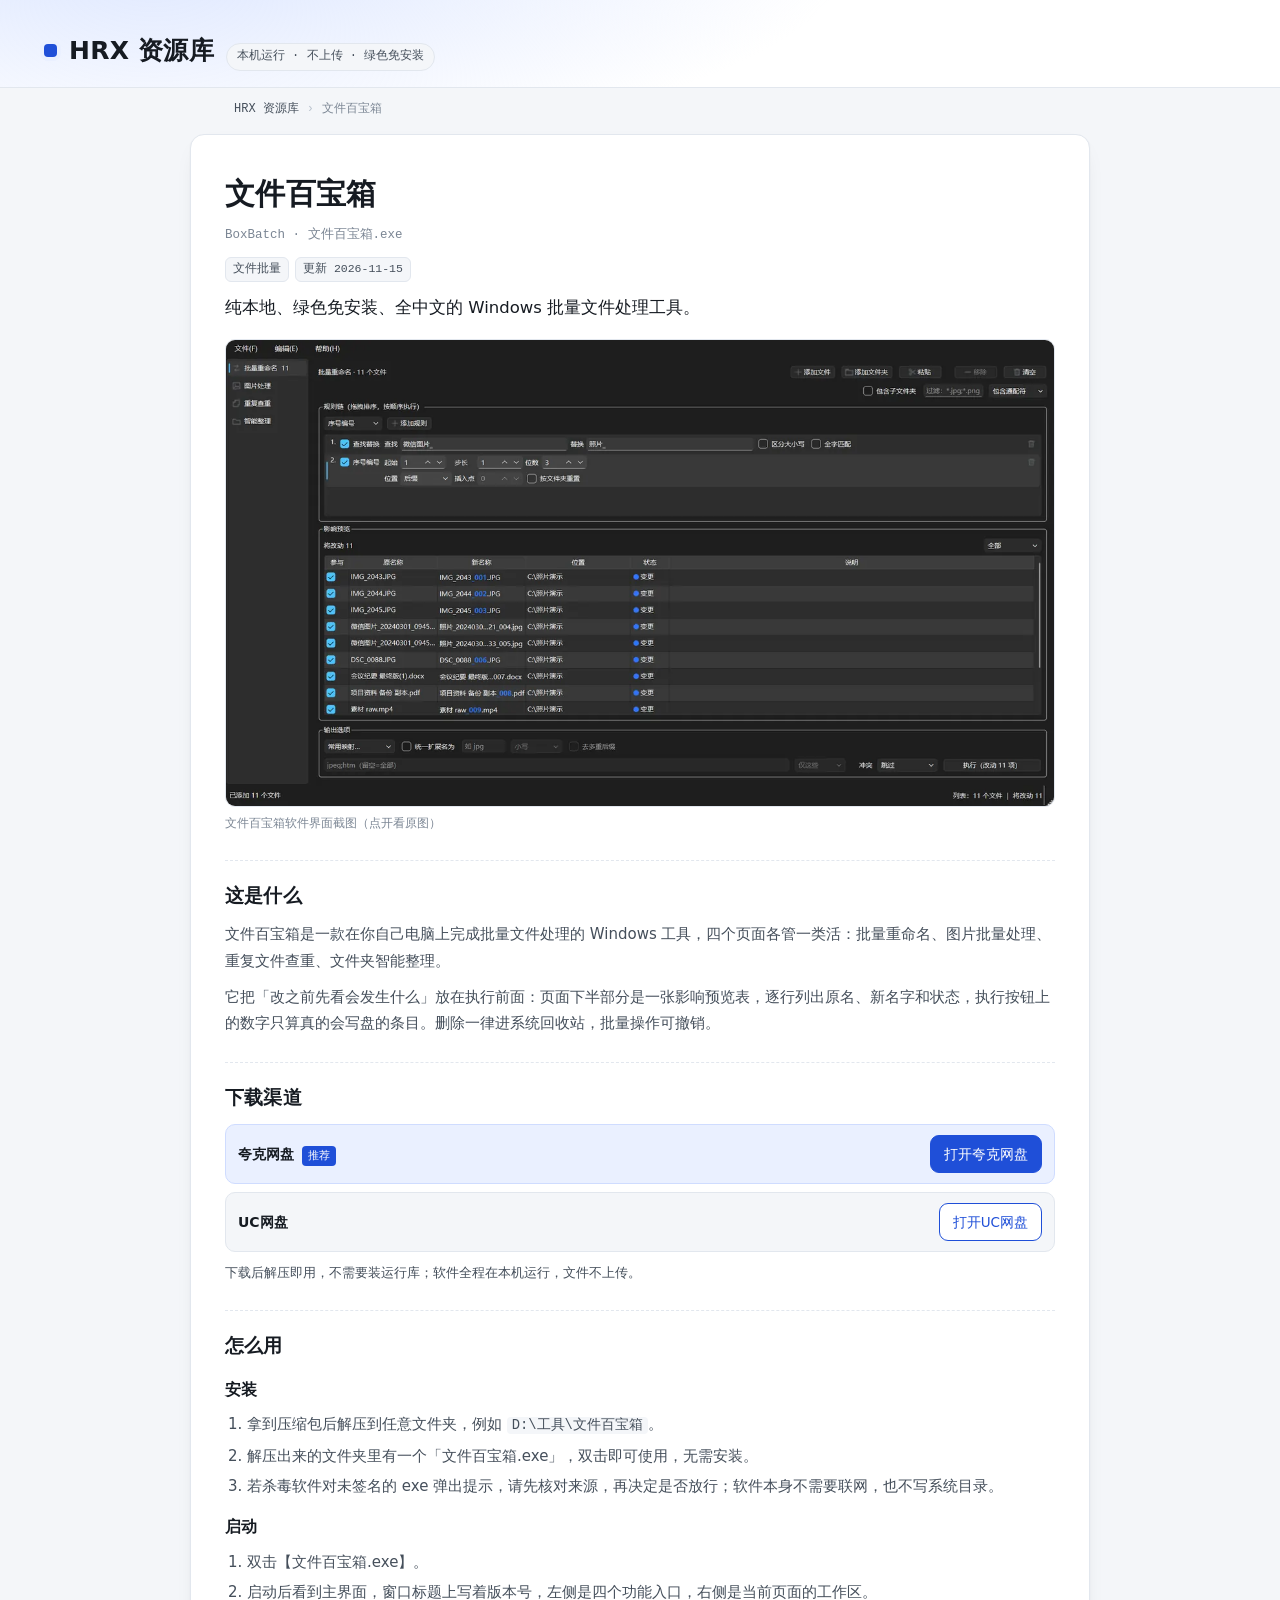
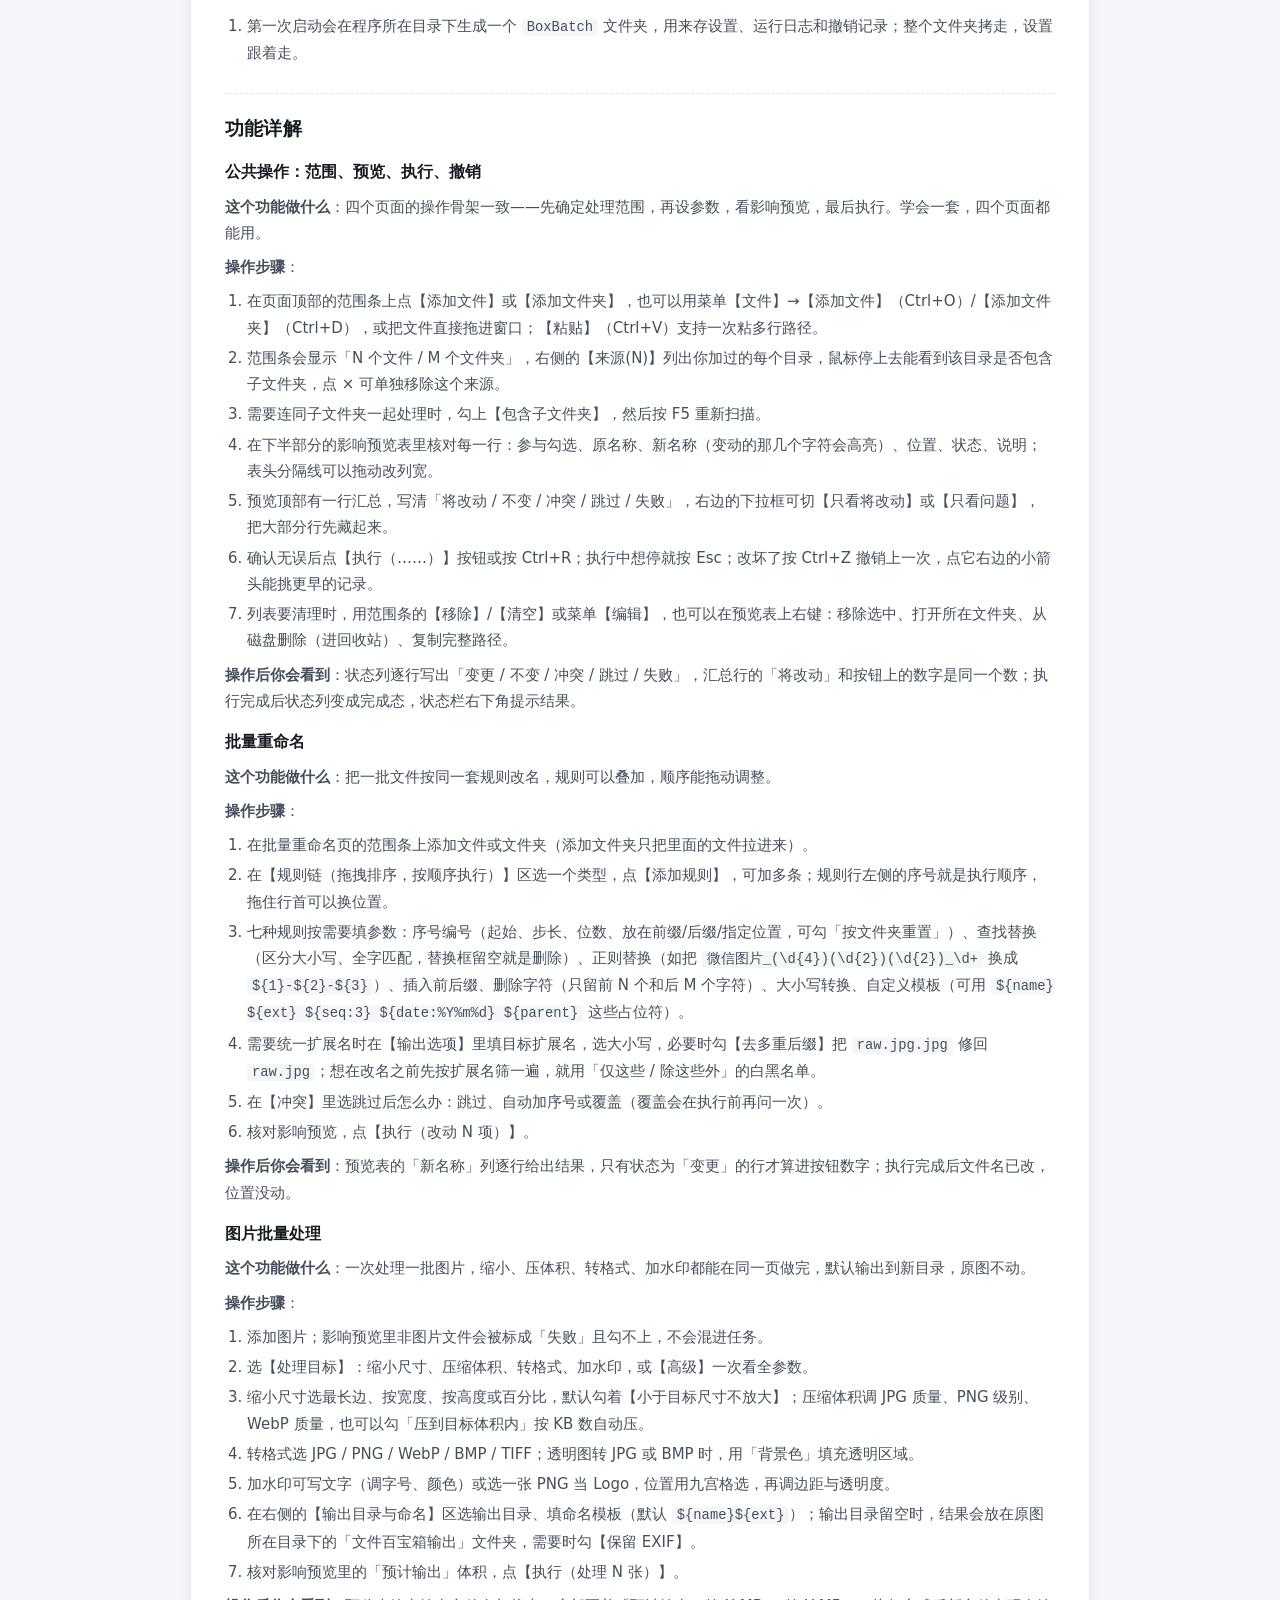
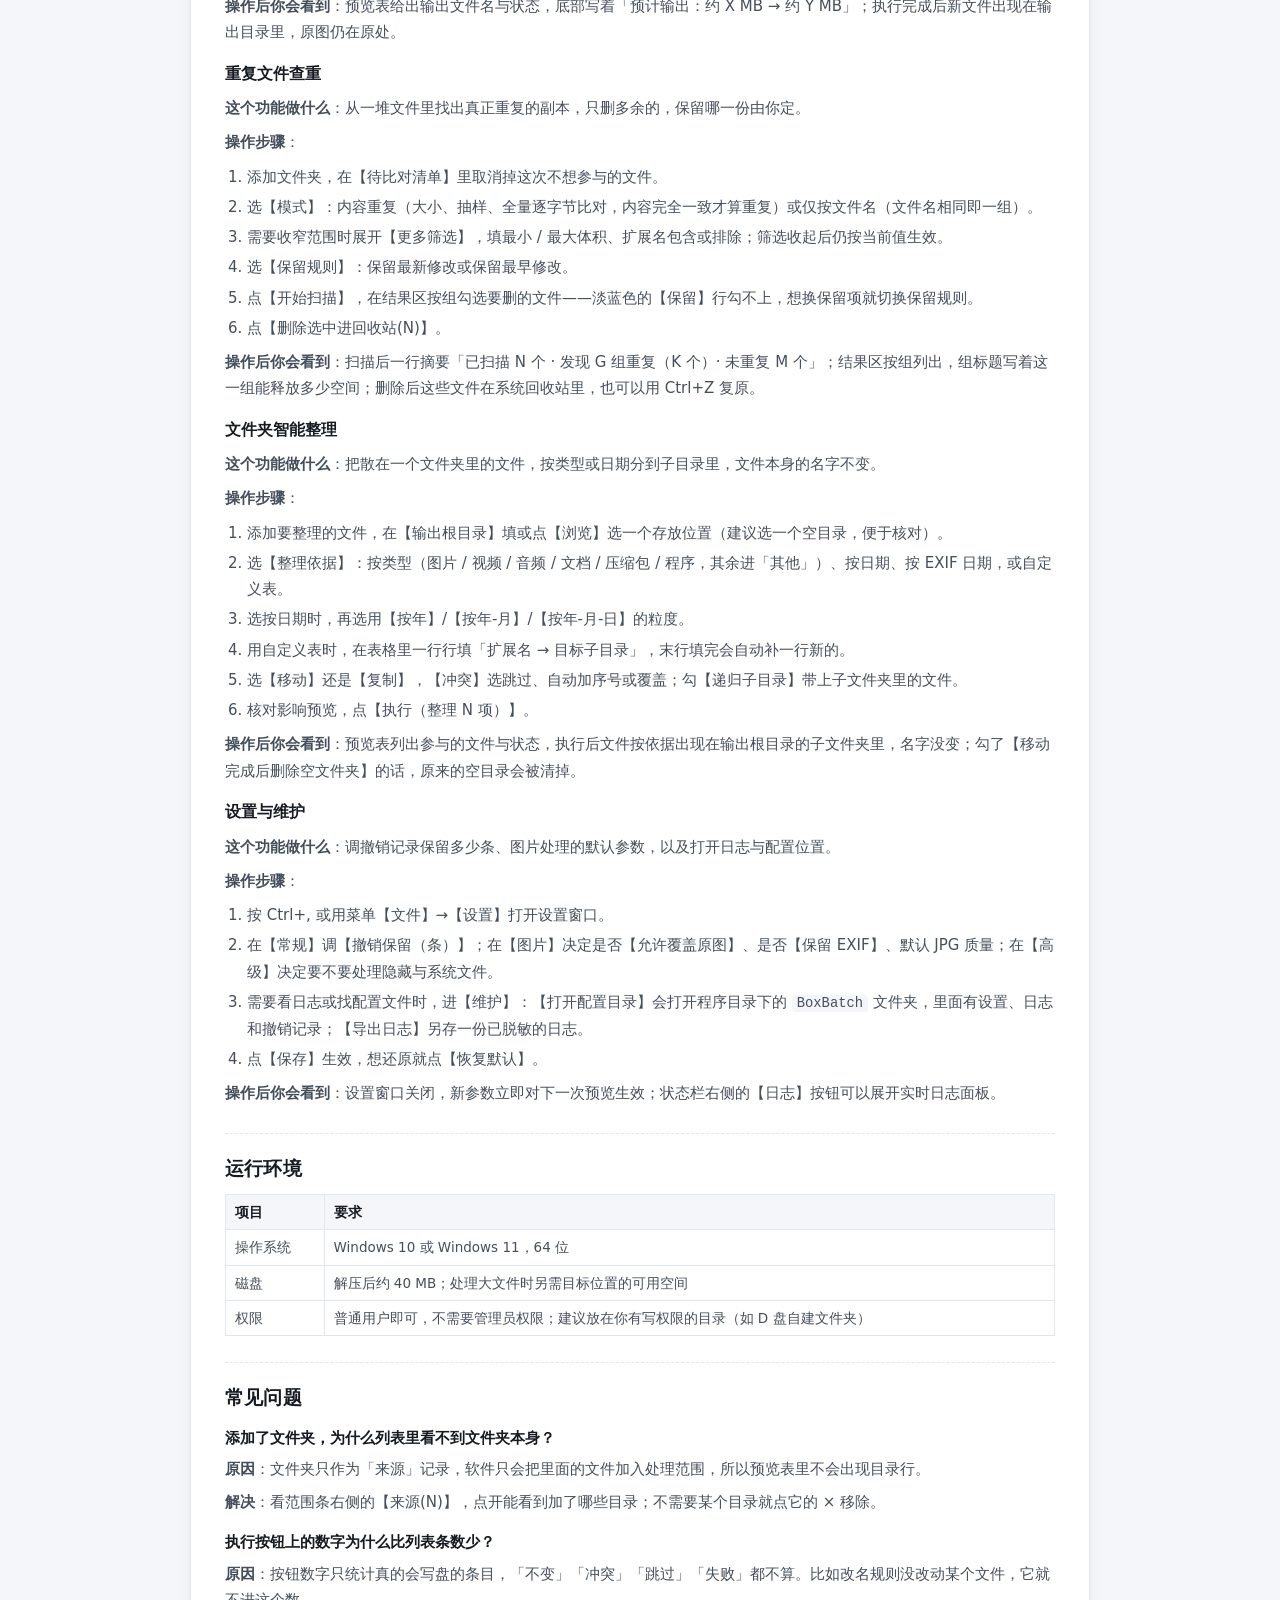
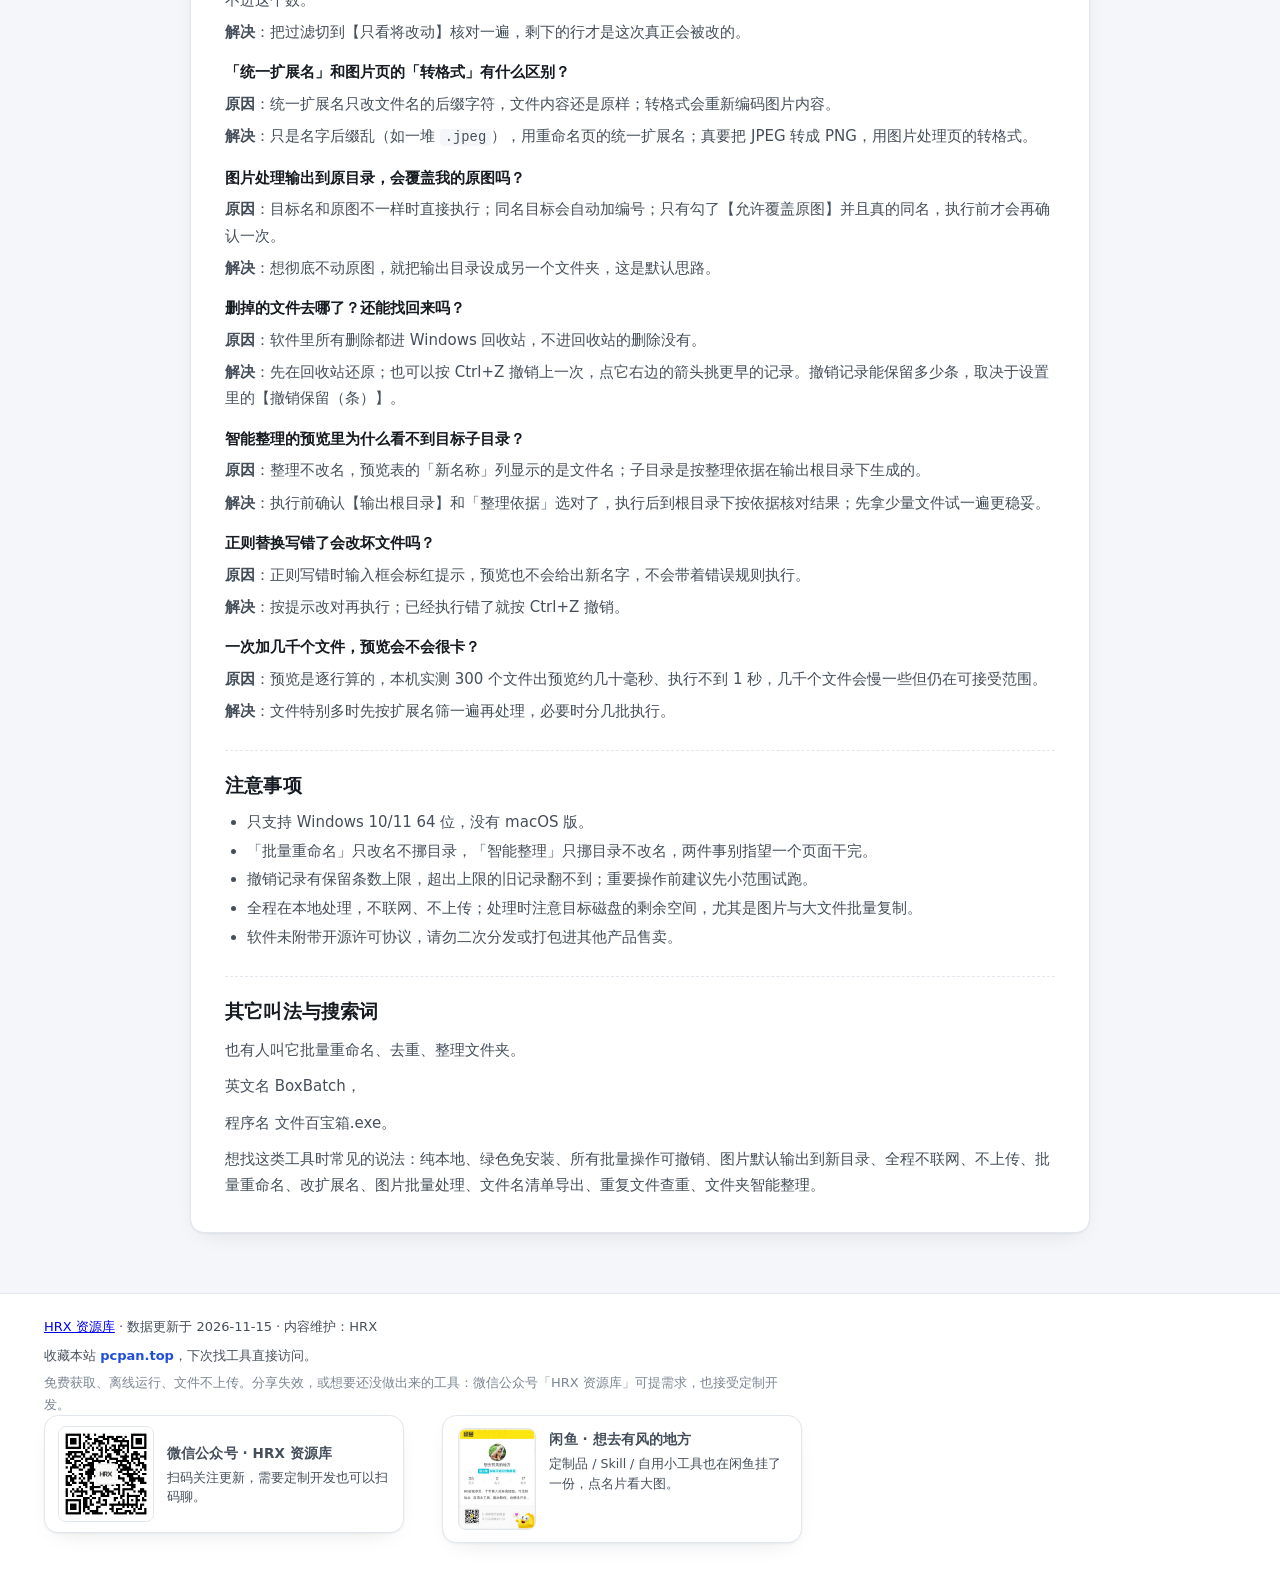
<file: web/soft/box-batch.html>
<!DOCTYPE html>
<html lang="zh-CN">
<head>
<meta charset="utf-8">
<meta name="viewport" content="width=device-width, initial-scale=1">
<title>文件百宝箱_批量重命名_离线不上传 - HRX 资源库</title>
<meta name="description" content="纯本地、绿色免安装、全中文的 Windows 批量文件处理工具。。解压即用，全程在本机运行、文件不上传；夸克网盘、UC网盘 分发。">
<meta name="robots" content="index,follow,max-snippet:-1,max-image-preview:large">
<meta name="theme-color" content="#f4f6f9">
<meta property="og:site_name" content="HRX 资源库">
<meta property="og:locale" content="zh_CN">
<link rel="canonical" href="https://pcpan.top/soft/box-batch">
<meta property="og:type" content="website">
<meta property="og:title" content="文件百宝箱_批量重命名_离线不上传 - HRX 资源库">
<meta property="og:description" content="纯本地、绿色免安装、全中文的 Windows 批量文件处理工具。。解压即用，全程在本机运行、文件不上传；夸克网盘、UC网盘 分发。">
<meta property="og:url" content="https://pcpan.top/soft/box-batch">
<meta property="og:image" content="https://pcpan.top/images/002-full.webp">
<meta name="twitter:card" content="summary_large_image">
<meta name="twitter:title" content="文件百宝箱_批量重命名_离线不上传 - HRX 资源库">
<meta name="twitter:description" content="纯本地、绿色免安装、全中文的 Windows 批量文件处理工具。。解压即用，全程在本机运行、文件不上传；夸克网盘、UC网盘 分发。">
<link rel="icon" href="../favicon.svg" type="image/svg+xml">
<link rel="alternate" type="text/plain" href="../llms.txt">
<link rel="stylesheet" href="../style.css?v=d9f56f6a">
<script type="application/ld+json">{"@context":"https://schema.org","@graph":[{"@type":"SoftwareApplication","name":"文件百宝箱","alternateName":"BoxBatch","description":"纯本地、绿色免安装、全中文的 Windows 批量文件处理工具。","featureList":["批量重命名","改扩展名","图片批量处理","文件名清单导出","重复文件查重","文件夹智能整理"],"offers":{"@type":"Offer","price":"0","priceCurrency":"CNY"},"url":"https://pcpan.top/soft/box-batch","operatingSystem":"Windows 10 / Windows 11 64 位","applicationCategory":"UtilitiesApplication","dateModified":"2026-11-15","downloadUrl":"https://pan.quark.cn/s/bbea23517dea","image":"https://pcpan.top/images/002-full.webp"},{"@type":"BreadcrumbList","itemListElement":[{"@type":"ListItem","position":1,"name":"HRX 资源库","item":"https://pcpan.top/"},{"@type":"ListItem","position":2,"name":"文件百宝箱","item":"https://pcpan.top/soft/box-batch"}]},{"@type":"FAQPage","mainEntity":[{"@type":"Question","name":"添加了文件夹，为什么列表里看不到文件夹本身？","acceptedAnswer":{"@type":"Answer","text":"原因 ：文件夹只作为「来源」记录，软件只会把里面的文件加入处理范围，所以预览表里不会出现目录行。 解决 ：看范围条右侧的【来源(N)】，点开能看到加了哪些目录；不需要某个目录就点它的 × 移除。"}},{"@type":"Question","name":"执行按钮上的数字为什么比列表条数少？","acceptedAnswer":{"@type":"Answer","text":"原因 ：按钮数字只统计真的会写盘的条目，「不变」「冲突」「跳过」「失败」都不算。比如改名规则没改动某个文件，它就不进这个数。 解决 ：把过滤切到【只看将改动】核对一遍，剩下的行才是这次真正会被改的。"}},{"@type":"Question","name":"「统一扩展名」和图片页的「转格式」有什么区别？","acceptedAnswer":{"@type":"Answer","text":"原因 ：统一扩展名只改文件名的后缀字符，文件内容还是原样；转格式会重新编码图片内容。 解决 ：只是名字后缀乱（如一堆 .jpeg ），用重命名页的统一扩展名；真要把 JPEG 转成 PNG，用图片处理页的转格式。"}},{"@type":"Question","name":"图片处理输出到原目录，会覆盖我的原图吗？","acceptedAnswer":{"@type":"Answer","text":"原因 ：目标名和原图不一样时直接执行；同名目标会自动加编号；只有勾了【允许覆盖原图】并且真的同名，执行前才会再确认一次。 解决 ：想彻底不动原图，就把输出目录设成另一个文件夹，这是默认思路。"}},{"@type":"Question","name":"删掉的文件去哪了？还能找回来吗？","acceptedAnswer":{"@type":"Answer","text":"原因 ：软件里所有删除都进 Windows 回收站，不进回收站的删除没有。 解决 ：先在回收站还原；也可以按 Ctrl+Z 撤销上一次，点它右边的箭头挑更早的记录。撤销记录能保留多少条，取决于设置里的【撤销保留（条）】。"}},{"@type":"Question","name":"智能整理的预览里为什么看不到目标子目录？","acceptedAnswer":{"@type":"Answer","text":"原因 ：整理不改名，预览表的「新名称」列显示的是文件名；子目录是按整理依据在输出根目录下生成的。 解决 ：执行前确认【输出根目录】和「整理依据」选对了，执行后到根目录下按依据核对结果；先拿少量文件试一遍更稳妥。"}},{"@type":"Question","name":"正则替换写错了会改坏文件吗？","acceptedAnswer":{"@type":"Answer","text":"原因 ：正则写错时输入框会标红提示，预览也不会给出新名字，不会带着错误规则执行。 解决 ：按提示改对再执行；已经执行错了就按 Ctrl+Z 撤销。"}},{"@type":"Question","name":"一次加几千个文件，预览会不会很卡？","acceptedAnswer":{"@type":"Answer","text":"原因 ：预览是逐行算的，本机实测 300 个文件出预览约几十毫秒、执行不到 1 秒，几千个文件会慢一些但仍在可接受范围。 解决 ：文件特别多时先按扩展名筛一遍再处理，必要时分几批执行。"}}]}]}</script>
<script>
var _hmt = _hmt || [];
(function() {
  var hosts = ["pcpan.top", "www.pcpan.top"];
  if (hosts.indexOf(location.hostname.toLowerCase()) < 0) return;
  window.__tjOn = true;  // 采集器据此决定发不发，镜像站保持静默
  var hm = document.createElement("script");
  hm.src = "https://hm.baidu.com/hm.js?644757071a55c85a4cf2b57332f751f0";
  var s = document.getElementsByTagName("script")[0];
  s.parentNode.insertBefore(hm, s);
})();
</script>
<script>
(function() {
  function on() { return window.__tjOn === true; }
  function pv(path) {
    if (on() && window._hmt) window._hmt.push(["_trackPageview", path]);
  }
  function ev(category, action, label) {
    if (!on() || !window._hmt) return;
    var args = ["_trackEvent", category, action];
    if (label != null && label !== "") args.push(String(label));
    window._hmt.push(args);
  }
  window.__tj = { pv: pv, ev: ev, on: on };
  // 捕获阶段跑：同标签页跳转前也来得及入队
  document.addEventListener("click", function (e) {
    var el = e.target;
    if (!el || el.nodeType !== 1) return;
    var hit = el.closest ? el.closest("[data-track]") : null;
    if (!hit) return;
    var id = hit.getAttribute("data-track-id") || "";
    var kind = hit.getAttribute("data-track") || "";
    if (kind === "event") {
      ev(hit.getAttribute("data-track-cat") || "other",
         hit.getAttribute("data-track-act") || "click",
         hit.getAttribute("data-track-label") || "");
      return;
    }
    if (!id || !kind) return;
    var arg = hit.getAttribute("data-track-arg") || "";
    pv("/x/" + id + "/" + kind + (arg ? "/" + arg : ""));
  }, true);
})();
</script>
</head>
<body class="subpage">
<a class="skip" href="#main">跳到正文</a>

<header class="masthead masthead-compact">
  <div class="brand">
    <span class="mark" aria-hidden="true"></span>
    <a class="wordmark" href="../index.html">HRX 资源库</a>
    <span class="tagline">本机运行 · 不上传 · 绿色免安装</span>
  </div>
</header>

<nav class="crumbs" aria-label="所在位置"><a href="../index.html">HRX 资源库</a><span class="sep">›</span><span aria-current="page">文件百宝箱</span></nav>

<main id="main" class="detail">
  <article class="detail-body">
    <h1>文件百宝箱</h1>
    <p class="alt-name">BoxBatch · 文件百宝箱.exe</p>
    <div class="meta-row"><span class="pill">文件批量</span><span class="pill">更新 2026-11-15</span></div>
    <p class="lead">纯本地、绿色免安装、全中文的 Windows 批量文件处理工具。</p>
    <figure class="detail-cover">
      <a href="../images/002-full.webp" class="zoom-link"><img src="../images/002-cover.webp" alt="文件百宝箱软件界面截图" loading="lazy"></a>
      <figcaption>文件百宝箱软件界面截图（点开看原图）</figcaption>
    </figure>
    <section class="block" id="about">
      <h2>这是什么</h2>
<p>文件百宝箱是一款在你自己电脑上完成批量文件处理的 Windows 工具，四个页面各管一类活：批量重命名、图片批量处理、重复文件查重、文件夹智能整理。</p>
      <p>它把「改之前先看会发生什么」放在执行前面：页面下半部分是一张影响预览表，逐行列出原名、新名字和状态，执行按钮上的数字只算真的会写盘的条目。删除一律进系统回收站，批量操作可撤销。</p>
    </section>
    <section class="block" id="download">
      <h2>下载渠道</h2>
<div class="dl-list">
      <div class="dl-item primary"><div class="dl-main"><span class="dl-platform">夸克网盘</span><span class="dl-tag">推荐</span></div><div class="dl-side"><a class="btn dl-open" href="https://pan.quark.cn/s/bbea23517dea" target="_blank" rel="noopener" data-track="dl" data-track-id="box-batch" data-track-arg="quark">打开夸克网盘</a></div></div>
      <div class="dl-item"><div class="dl-main"><span class="dl-platform">UC网盘</span></div><div class="dl-side"><a class="btn dl-open ghost" href="https://drive.uc.cn/s/17a0d1d73b384?public=1" target="_blank" rel="noopener" data-track="dl" data-track-id="box-batch" data-track-arg="uc">打开UC网盘</a></div></div>
      </div>
      <p class="dl-tip">下载后解压即用，不需要装运行库；软件全程在本机运行，文件不上传。</p>
    </section>
    <section class="block" id="install">
      <h2>怎么用</h2>
<section class="sub">
        <h3>安装</h3>
      <ol><li>拿到压缩包后解压到任意文件夹，例如 <code>D:\工具\文件百宝箱</code>。</li><li>解压出来的文件夹里有一个「文件百宝箱.exe」，双击即可使用，无需安装。</li><li>若杀毒软件对未签名的 exe 弹出提示，请先核对来源，再决定是否放行；软件本身不需要联网，也不写系统目录。</li></ol>
      </section>
      <section class="sub">
        <h3>启动</h3>
      <ol><li>双击【文件百宝箱.exe】。</li><li>启动后看到主界面，窗口标题上写着版本号，左侧是四个功能入口，右侧是当前页面的工作区。</li></ol>
      <p></p>
      <ol><li>第一次启动会在程序所在目录下生成一个 <code>BoxBatch</code> 文件夹，用来存设置、运行日志和撤销记录；整个文件夹拷走，设置跟着走。</li></ol>
      </section>
    </section>
    <section class="block" id="features">
      <h2>功能详解</h2>
<section class="sub">
        <h3>公共操作：范围、预览、执行、撤销</h3>
      <p><strong>这个功能做什么</strong>：四个页面的操作骨架一致——先确定处理范围，再设参数，看影响预览，最后执行。学会一套，四个页面都能用。</p>
      <p><strong>操作步骤</strong>：</p>
      <ol><li>在页面顶部的范围条上点【添加文件】或【添加文件夹】，也可以用菜单【文件】→【添加文件】（Ctrl+O）/【添加文件夹】（Ctrl+D），或把文件直接拖进窗口；【粘贴】（Ctrl+V）支持一次粘多行路径。</li><li>范围条会显示「N 个文件 / M 个文件夹」，右侧的【来源(N)】列出你加过的每个目录，鼠标停上去能看到该目录是否包含子文件夹，点 × 可单独移除这个来源。</li><li>需要连同子文件夹一起处理时，勾上【包含子文件夹】，然后按 F5 重新扫描。</li><li>在下半部分的影响预览表里核对每一行：参与勾选、原名称、新名称（变动的那几个字符会高亮）、位置、状态、说明；表头分隔线可以拖动改列宽。</li><li>预览顶部有一行汇总，写清「将改动 / 不变 / 冲突 / 跳过 / 失败」，右边的下拉框可切【只看将改动】或【只看问题】，把大部分行先藏起来。</li><li>确认无误后点【执行（……）】按钮或按 Ctrl+R；执行中想停就按 Esc；改坏了按 Ctrl+Z 撤销上一次，点它右边的小箭头能挑更早的记录。</li><li>列表要清理时，用范围条的【移除】/【清空】或菜单【编辑】，也可以在预览表上右键：移除选中、打开所在文件夹、从磁盘删除（进回收站）、复制完整路径。</li></ol>
      <p><strong>操作后你会看到</strong>：状态列逐行写出「变更 / 不变 / 冲突 / 跳过 / 失败」，汇总行的「将改动」和按钮上的数字是同一个数；执行完成后状态列变成完成态，状态栏右下角提示结果。</p>
      <p></p>
      </section>
      <section class="sub">
        <h3>批量重命名</h3>
      <p><strong>这个功能做什么</strong>：把一批文件按同一套规则改名，规则可以叠加，顺序能拖动调整。</p>
      <p><strong>操作步骤</strong>：</p>
      <ol><li>在批量重命名页的范围条上添加文件或文件夹（添加文件夹只把里面的文件拉进来）。</li><li>在【规则链（拖拽排序，按顺序执行）】区选一个类型，点【添加规则】，可加多条；规则行左侧的序号就是执行顺序，拖住行首可以换位置。</li><li>七种规则按需要填参数：序号编号（起始、步长、位数、放在前缀/后缀/指定位置，可勾「按文件夹重置」）、查找替换（区分大小写、全字匹配，替换框留空就是删除）、正则替换（如把 <code>微信图片_(\d{4})(\d{2})(\d{2})_\d+</code> 换成 <code>${1}-${2}-${3}</code>）、插入前后缀、删除字符（只留前 N 个和后 M 个字符）、大小写转换、自定义模板（可用 <code>${name} ${ext} ${seq:3} ${date:%Y%m%d} ${parent}</code> 这些占位符）。</li><li>需要统一扩展名时在【输出选项】里填目标扩展名，选大小写，必要时勾【去多重后缀】把 <code>raw.jpg.jpg</code> 修回 <code>raw.jpg</code>；想在改名之前先按扩展名筛一遍，就用「仅这些 / 除这些外」的白黑名单。</li><li>在【冲突】里选跳过后怎么办：跳过、自动加序号或覆盖（覆盖会在执行前再问一次）。</li><li>核对影响预览，点【执行（改动 N 项）】。</li></ol>
      <p><strong>操作后你会看到</strong>：预览表的「新名称」列逐行给出结果，只有状态为「变更」的行才算进按钮数字；执行完成后文件名已改，位置没动。</p>
      <p></p>
      </section>
      <section class="sub">
        <h3>图片批量处理</h3>
      <p><strong>这个功能做什么</strong>：一次处理一批图片，缩小、压体积、转格式、加水印都能在同一页做完，默认输出到新目录，原图不动。</p>
      <p><strong>操作步骤</strong>：</p>
      <ol><li>添加图片；影响预览里非图片文件会被标成「失败」且勾不上，不会混进任务。</li><li>选【处理目标】：缩小尺寸、压缩体积、转格式、加水印，或【高级】一次看全参数。</li><li>缩小尺寸选最长边、按宽度、按高度或百分比，默认勾着【小于目标尺寸不放大】；压缩体积调 JPG 质量、PNG 级别、WebP 质量，也可以勾「压到目标体积内」按 KB 数自动压。</li><li>转格式选 JPG / PNG / WebP / BMP / TIFF；透明图转 JPG 或 BMP 时，用「背景色」填充透明区域。</li><li>加水印可写文字（调字号、颜色）或选一张 PNG 当 Logo，位置用九宫格选，再调边距与透明度。</li><li>在右侧的【输出目录与命名】区选输出目录、填命名模板（默认 <code>${name}${ext}</code>）；输出目录留空时，结果会放在原图所在目录下的「文件百宝箱输出」文件夹，需要时勾【保留 EXIF】。</li><li>核对影响预览里的「预计输出」体积，点【执行（处理 N 张）】。</li></ol>
      <p><strong>操作后你会看到</strong>：预览表给出输出文件名与状态，底部写着「预计输出：约 X MB → 约 Y MB」；执行完成后新文件出现在输出目录里，原图仍在原处。</p>
      <p></p>
      </section>
      <section class="sub">
        <h3>重复文件查重</h3>
      <p><strong>这个功能做什么</strong>：从一堆文件里找出真正重复的副本，只删多余的，保留哪一份由你定。</p>
      <p><strong>操作步骤</strong>：</p>
      <ol><li>添加文件夹，在【待比对清单】里取消掉这次不想参与的文件。</li><li>选【模式】：内容重复（大小、抽样、全量逐字节比对，内容完全一致才算重复）或仅按文件名（文件名相同即一组）。</li><li>需要收窄范围时展开【更多筛选】，填最小 / 最大体积、扩展名包含或排除；筛选收起后仍按当前值生效。</li><li>选【保留规则】：保留最新修改或保留最早修改。</li><li>点【开始扫描】，在结果区按组勾选要删的文件——淡蓝色的【保留】行勾不上，想换保留项就切换保留规则。</li><li>点【删除选中进回收站(N)】。</li></ol>
      <p><strong>操作后你会看到</strong>：扫描后一行摘要「已扫描 N 个 · 发现 G 组重复（K 个）· 未重复 M 个」；结果区按组列出，组标题写着这一组能释放多少空间；删除后这些文件在系统回收站里，也可以用 Ctrl+Z 复原。</p>
      <p></p>
      </section>
      <section class="sub">
        <h3>文件夹智能整理</h3>
      <p><strong>这个功能做什么</strong>：把散在一个文件夹里的文件，按类型或日期分到子目录里，文件本身的名字不变。</p>
      <p><strong>操作步骤</strong>：</p>
      <ol><li>添加要整理的文件，在【输出根目录】填或点【浏览】选一个存放位置（建议选一个空目录，便于核对）。</li><li>选【整理依据】：按类型（图片 / 视频 / 音频 / 文档 / 压缩包 / 程序，其余进「其他」）、按日期、按 EXIF 日期，或自定义表。</li><li>选按日期时，再选用【按年】/【按年-月】/【按年-月-日】的粒度。</li><li>用自定义表时，在表格里一行行填「扩展名 → 目标子目录」，末行填完会自动补一行新的。</li><li>选【移动】还是【复制】，【冲突】选跳过、自动加序号或覆盖；勾【递归子目录】带上子文件夹里的文件。</li><li>核对影响预览，点【执行（整理 N 项）】。</li></ol>
      <p><strong>操作后你会看到</strong>：预览表列出参与的文件与状态，执行后文件按依据出现在输出根目录的子文件夹里，名字没变；勾了【移动完成后删除空文件夹】的话，原来的空目录会被清掉。</p>
      <p></p>
      </section>
      <section class="sub">
        <h3>设置与维护</h3>
      <p><strong>这个功能做什么</strong>：调撤销记录保留多少条、图片处理的默认参数，以及打开日志与配置位置。</p>
      <p><strong>操作步骤</strong>：</p>
      <ol><li>按 Ctrl+, 或用菜单【文件】→【设置】打开设置窗口。</li><li>在【常规】调【撤销保留（条）】；在【图片】决定是否【允许覆盖原图】、是否【保留 EXIF】、默认 JPG 质量；在【高级】决定要不要处理隐藏与系统文件。</li><li>需要看日志或找配置文件时，进【维护】：【打开配置目录】会打开程序目录下的 <code>BoxBatch</code> 文件夹，里面有设置、日志和撤销记录；【导出日志】另存一份已脱敏的日志。</li><li>点【保存】生效，想还原就点【恢复默认】。</li></ol>
      <p><strong>操作后你会看到</strong>：设置窗口关闭，新参数立即对下一次预览生效；状态栏右侧的【日志】按钮可以展开实时日志面板。</p>
      </section>
    </section>
    <section class="block" id="requirements">
      <h2>运行环境</h2>
<table class="md"><thead><tr><th>项目</th><th>要求</th></tr></thead><tbody><tr><td>操作系统</td><td>Windows 10 或 Windows 11，64 位</td></tr><tr><td>磁盘</td><td>解压后约 40 MB；处理大文件时另需目标位置的可用空间</td></tr><tr><td>权限</td><td>普通用户即可，不需要管理员权限；建议放在你有写权限的目录（如 D 盘自建文件夹）</td></tr></tbody></table>
    </section>
    <section class="block" id="faq">
      <h2>常见问题</h2>
<dl class="faq">
      <dt>添加了文件夹，为什么列表里看不到文件夹本身？</dt>
      <dd>      <p><strong>原因</strong>：文件夹只作为「来源」记录，软件只会把里面的文件加入处理范围，所以预览表里不会出现目录行。</p>
      <p><strong>解决</strong>：看范围条右侧的【来源(N)】，点开能看到加了哪些目录；不需要某个目录就点它的 × 移除。</p>
      </dd>
      <dt>执行按钮上的数字为什么比列表条数少？</dt>
      <dd>      <p><strong>原因</strong>：按钮数字只统计真的会写盘的条目，「不变」「冲突」「跳过」「失败」都不算。比如改名规则没改动某个文件，它就不进这个数。</p>
      <p><strong>解决</strong>：把过滤切到【只看将改动】核对一遍，剩下的行才是这次真正会被改的。</p>
      </dd>
      <dt>「统一扩展名」和图片页的「转格式」有什么区别？</dt>
      <dd>      <p><strong>原因</strong>：统一扩展名只改文件名的后缀字符，文件内容还是原样；转格式会重新编码图片内容。</p>
      <p><strong>解决</strong>：只是名字后缀乱（如一堆 <code>.jpeg</code>），用重命名页的统一扩展名；真要把 JPEG 转成 PNG，用图片处理页的转格式。</p>
      </dd>
      <dt>图片处理输出到原目录，会覆盖我的原图吗？</dt>
      <dd>      <p><strong>原因</strong>：目标名和原图不一样时直接执行；同名目标会自动加编号；只有勾了【允许覆盖原图】并且真的同名，执行前才会再确认一次。</p>
      <p><strong>解决</strong>：想彻底不动原图，就把输出目录设成另一个文件夹，这是默认思路。</p>
      </dd>
      <dt>删掉的文件去哪了？还能找回来吗？</dt>
      <dd>      <p><strong>原因</strong>：软件里所有删除都进 Windows 回收站，不进回收站的删除没有。</p>
      <p><strong>解决</strong>：先在回收站还原；也可以按 Ctrl+Z 撤销上一次，点它右边的箭头挑更早的记录。撤销记录能保留多少条，取决于设置里的【撤销保留（条）】。</p>
      </dd>
      <dt>智能整理的预览里为什么看不到目标子目录？</dt>
      <dd>      <p><strong>原因</strong>：整理不改名，预览表的「新名称」列显示的是文件名；子目录是按整理依据在输出根目录下生成的。</p>
      <p><strong>解决</strong>：执行前确认【输出根目录】和「整理依据」选对了，执行后到根目录下按依据核对结果；先拿少量文件试一遍更稳妥。</p>
      </dd>
      <dt>正则替换写错了会改坏文件吗？</dt>
      <dd>      <p><strong>原因</strong>：正则写错时输入框会标红提示，预览也不会给出新名字，不会带着错误规则执行。</p>
      <p><strong>解决</strong>：按提示改对再执行；已经执行错了就按 Ctrl+Z 撤销。</p>
      </dd>
      <dt>一次加几千个文件，预览会不会很卡？</dt>
      <dd>      <p><strong>原因</strong>：预览是逐行算的，本机实测 300 个文件出预览约几十毫秒、执行不到 1 秒，几千个文件会慢一些但仍在可接受范围。</p>
      <p><strong>解决</strong>：文件特别多时先按扩展名筛一遍再处理，必要时分几批执行。</p>
      </dd>
      </dl>
    </section>
    <section class="block" id="notes">
      <h2>注意事项</h2>
<ul><li>只支持 Windows 10/11 64 位，没有 macOS 版。</li><li>「批量重命名」只改名不挪目录，「智能整理」只挪目录不改名，两件事别指望一个页面干完。</li><li>撤销记录有保留条数上限，超出上限的旧记录翻不到；重要操作前建议先小范围试跑。</li><li>全程在本地处理，不联网、不上传；处理时注意目标磁盘的剩余空间，尤其是图片与大文件批量复制。</li><li>软件未附带开源许可协议，请勿二次分发或打包进其他产品售卖。</li></ul>
    </section>
    <section class="block" id="words">
      <h2>其它叫法与搜索词</h2>
<p>也有人叫它批量重命名、去重、整理文件夹。</p>
      <p>英文名 BoxBatch，</p>
      <p>程序名 文件百宝箱.exe。</p>
      <p>想找这类工具时常见的说法：纯本地、绿色免安装、所有批量操作可撤销、图片默认输出到新目录、全程不联网、不上传、批量重命名、改扩展名、图片批量处理、文件名清单导出、重复文件查重、文件夹智能整理。</p>
    </section>

  </article>
</main>

<footer class="foot foot-compact">
  <div class="foot-text">
    <p><a href="../index.html">HRX 资源库</a> · 数据更新于 2026-11-15 · 内容维护：HRX</p>
    <p class="bookmark">收藏本站 <a href="https://pcpan.top/">pcpan.top</a>，下次找工具直接访问。</p>
    <p class="fine">免费获取、离线运行、文件不上传。分享失效，或想要还没做出来的工具：微信公众号「HRX 资源库」可提需求，也接受定制开发。</p>
  </div>
  <div class="foot-cards">
    <figure class="contact contact-foot">
      <a class="qr-zoom" href="../images/wechat-qr.png" target="_blank" rel="noopener" aria-label="新窗口打开微信公众号二维码大图">
        <img class="qr" src="../images/wechat-qr.png" alt="HRX 微信公众号二维码" width="258" height="258" loading="lazy">
      </a>
      <figcaption>
        <b>微信公众号 · HRX 资源库</b>
        <span>扫码关注更新，需要定制开发也可以扫码聊。</span>
      </figcaption>
    </figure>
    <figure class="contact contact-xianyu">
      <a class="xy-thumb" href="../images/xianyu-qr.jpg" target="_blank" rel="noopener" aria-label="新窗口打开闲鱼号推广名片大图">
        <img src="../images/xianyu-qr.jpg" alt="HRX 闲鱼号推广名片，保存图片到相册后打开闲鱼扫一扫" width="480" height="632" loading="lazy">
      </a>
      <figcaption>
        <b>闲鱼 · 想去有风的地方</b>
        <span>定制品 / Skill / 自用小工具也在闲鱼挂了一份，点名片看大图。</span>
      </figcaption>
    </figure>
  </div>
</footer>
</body>
</html>
</file>
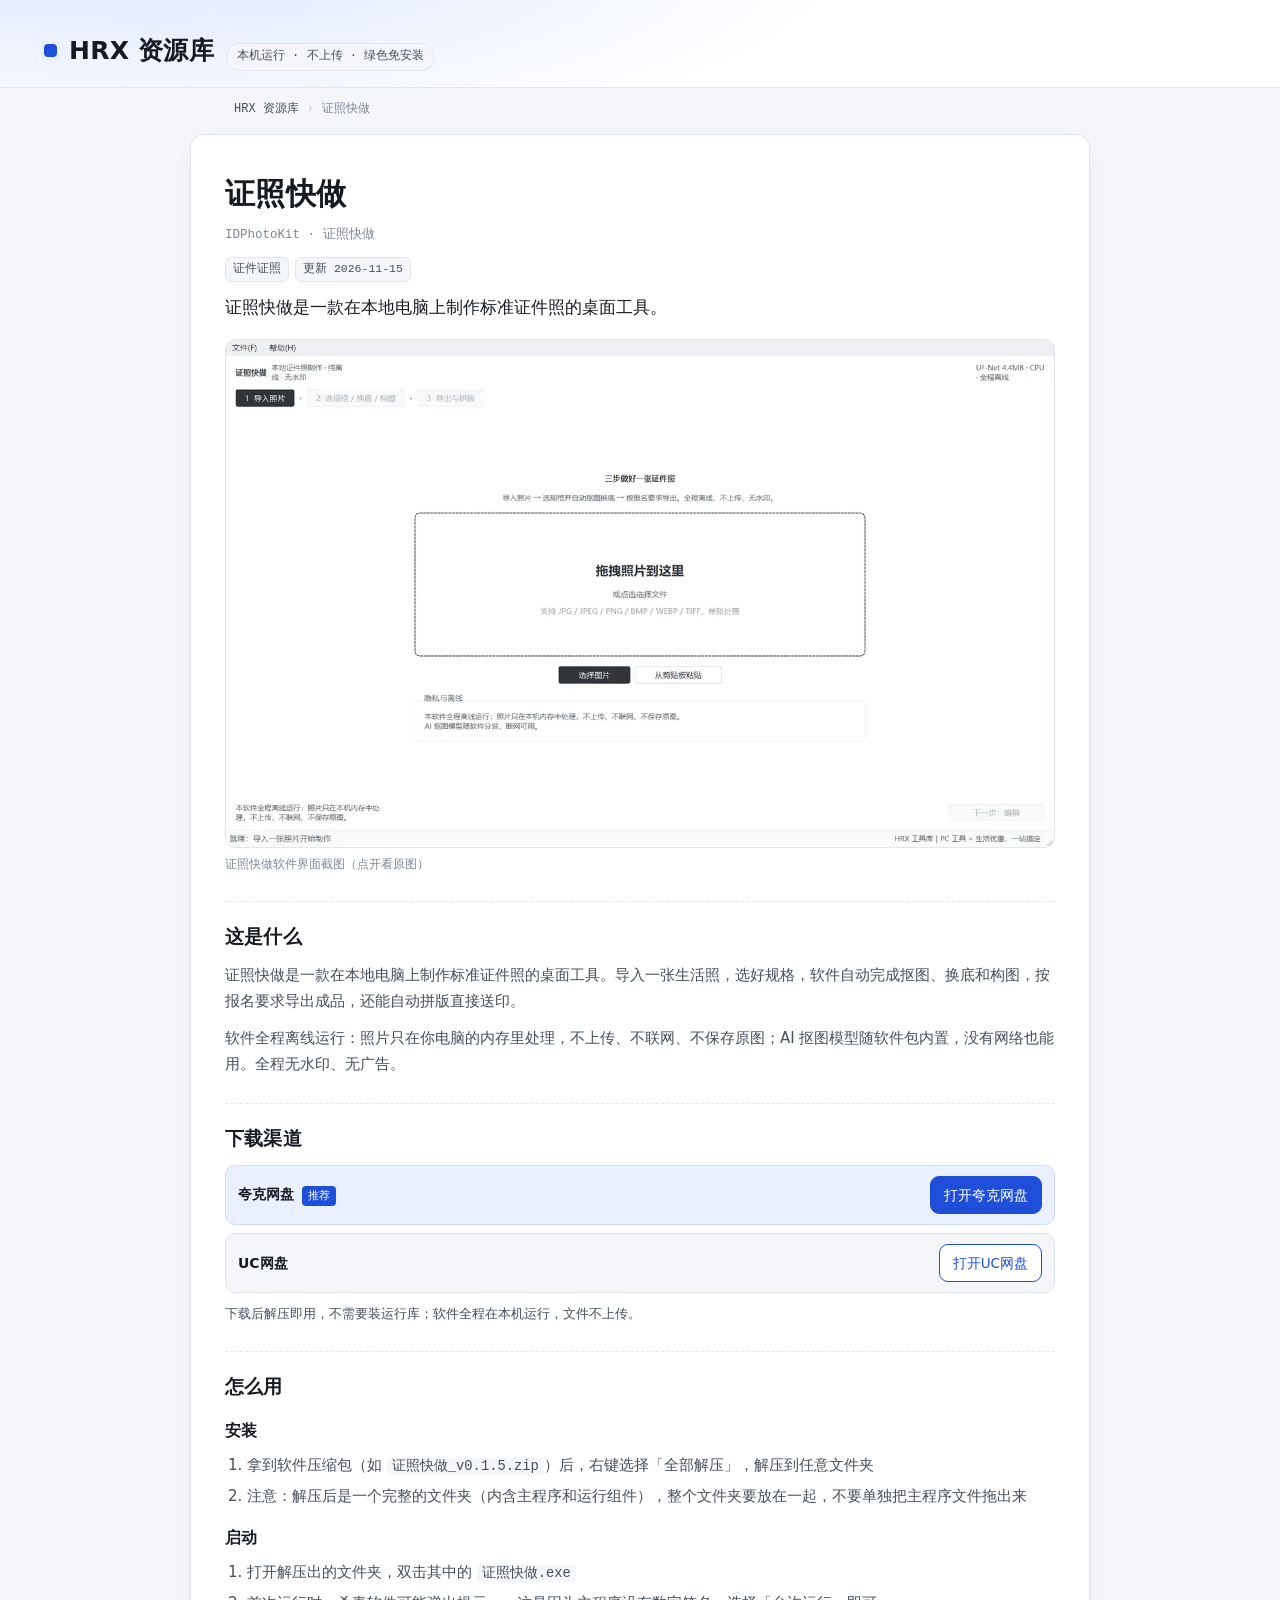
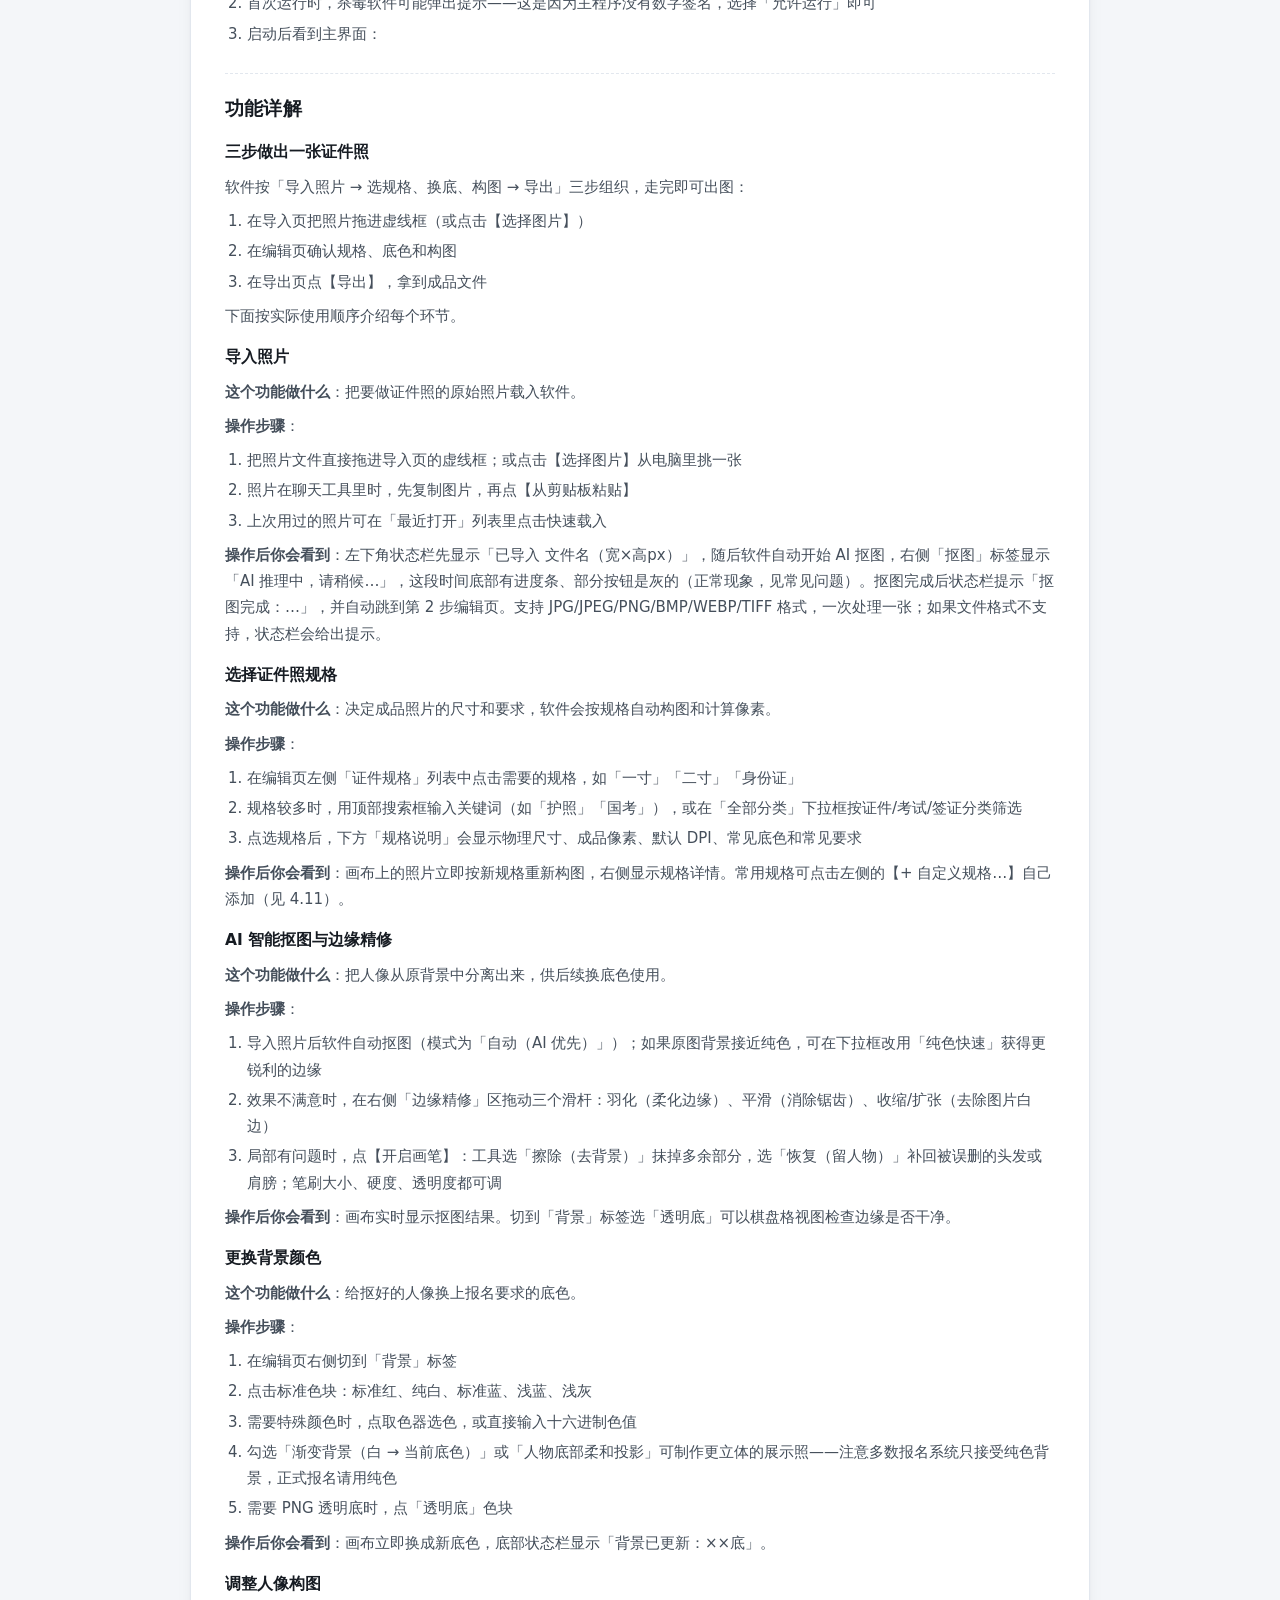
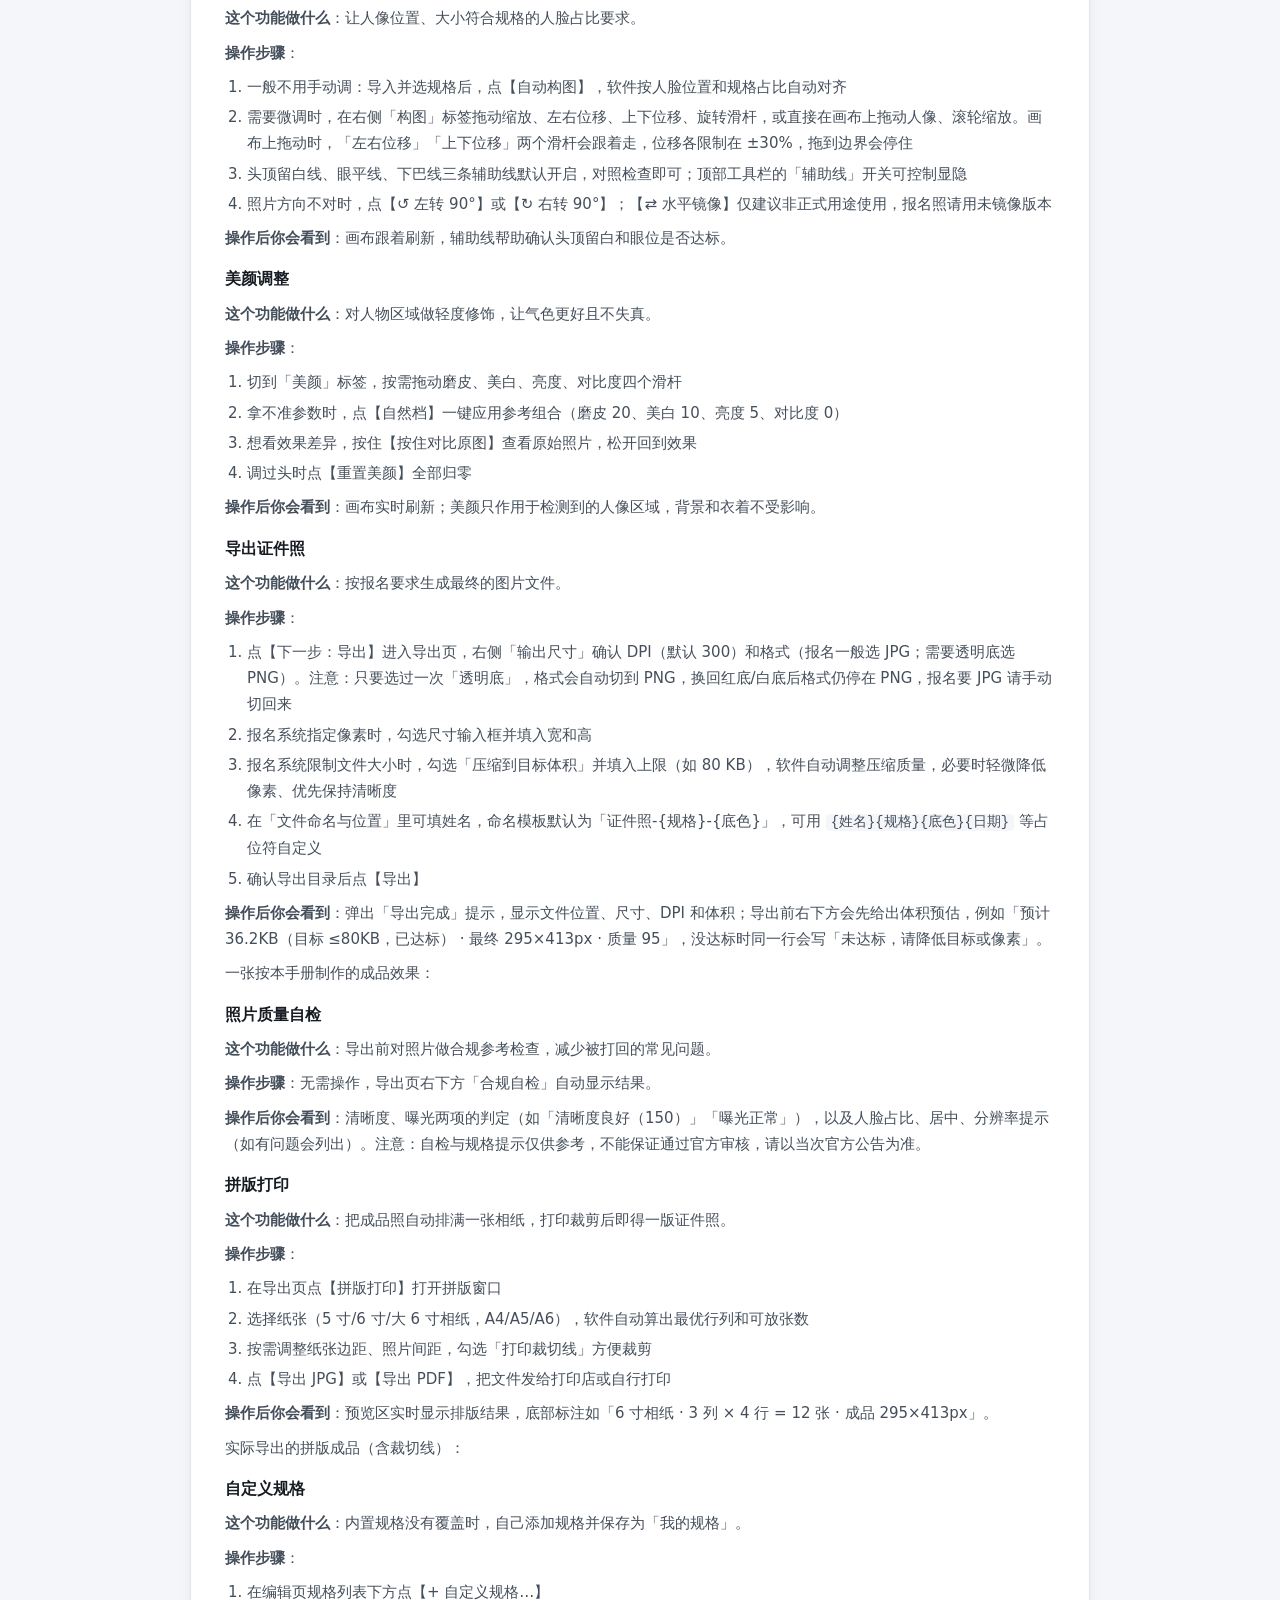
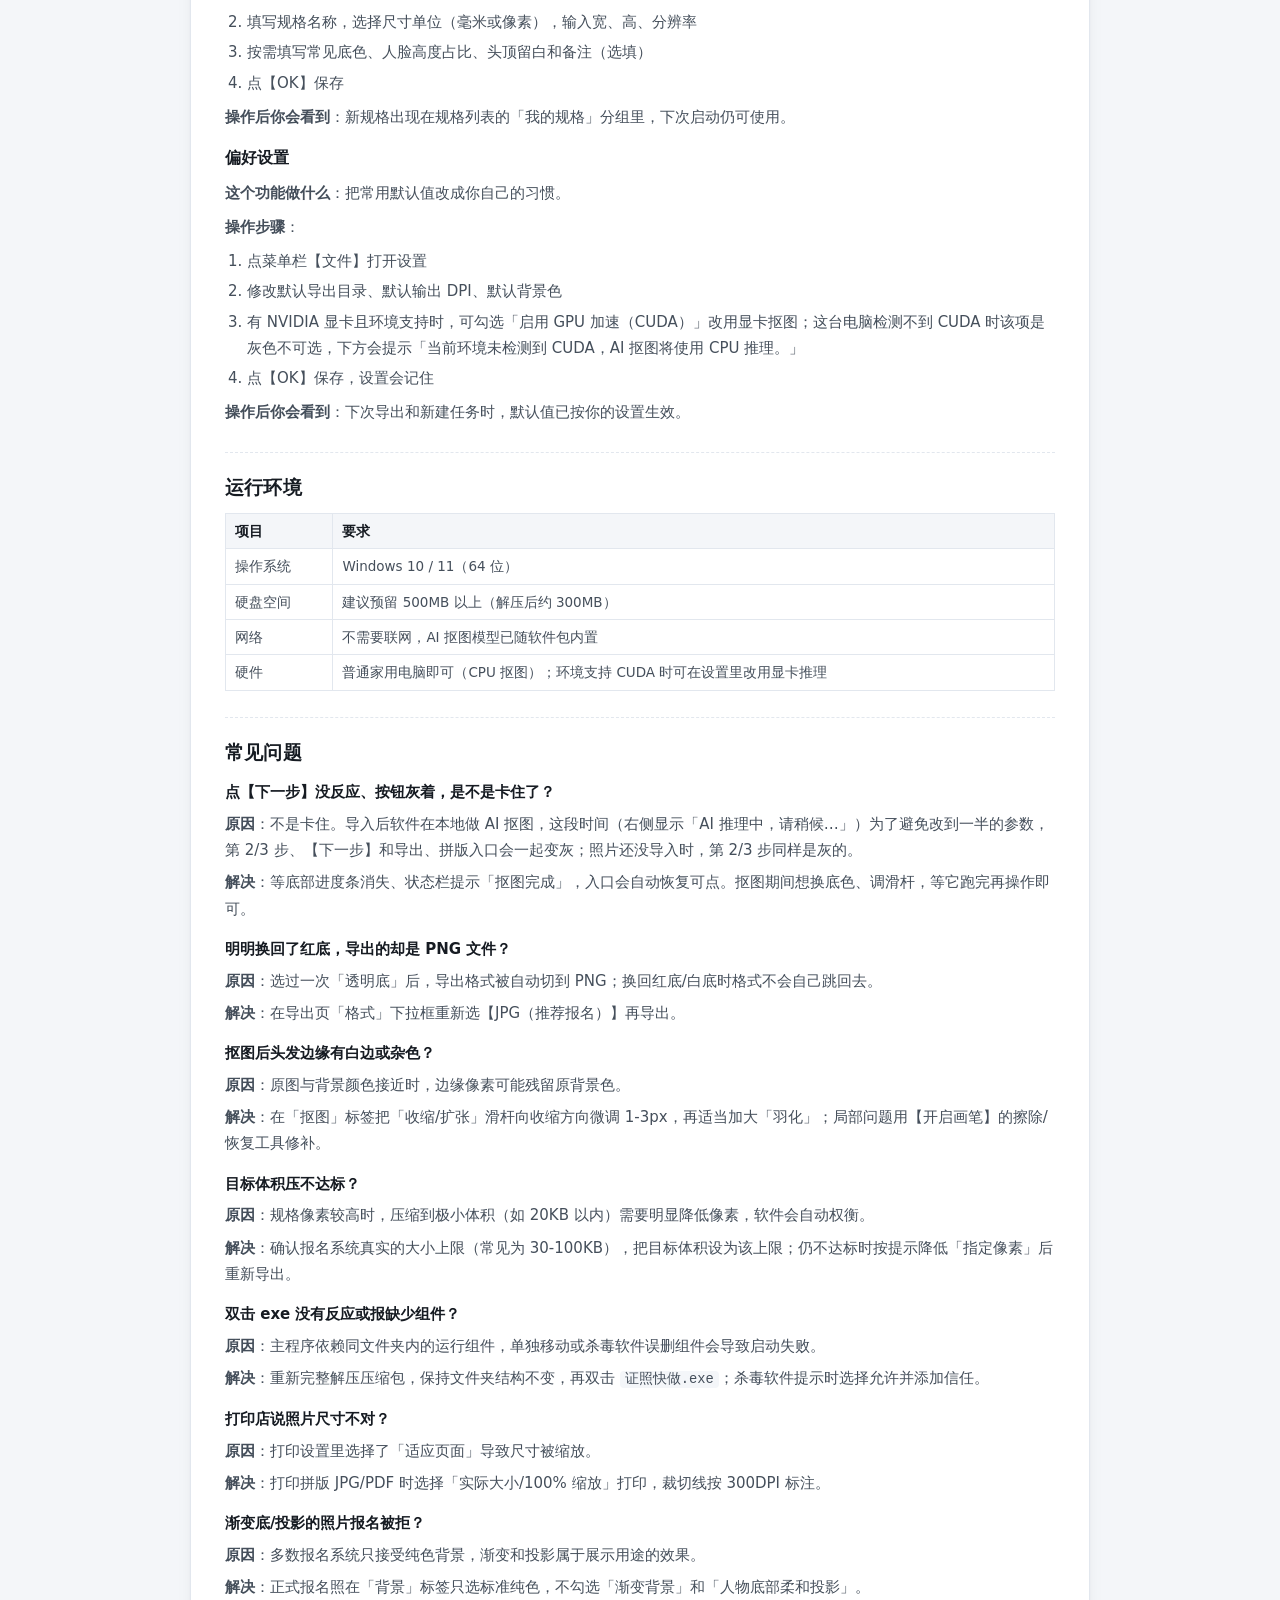
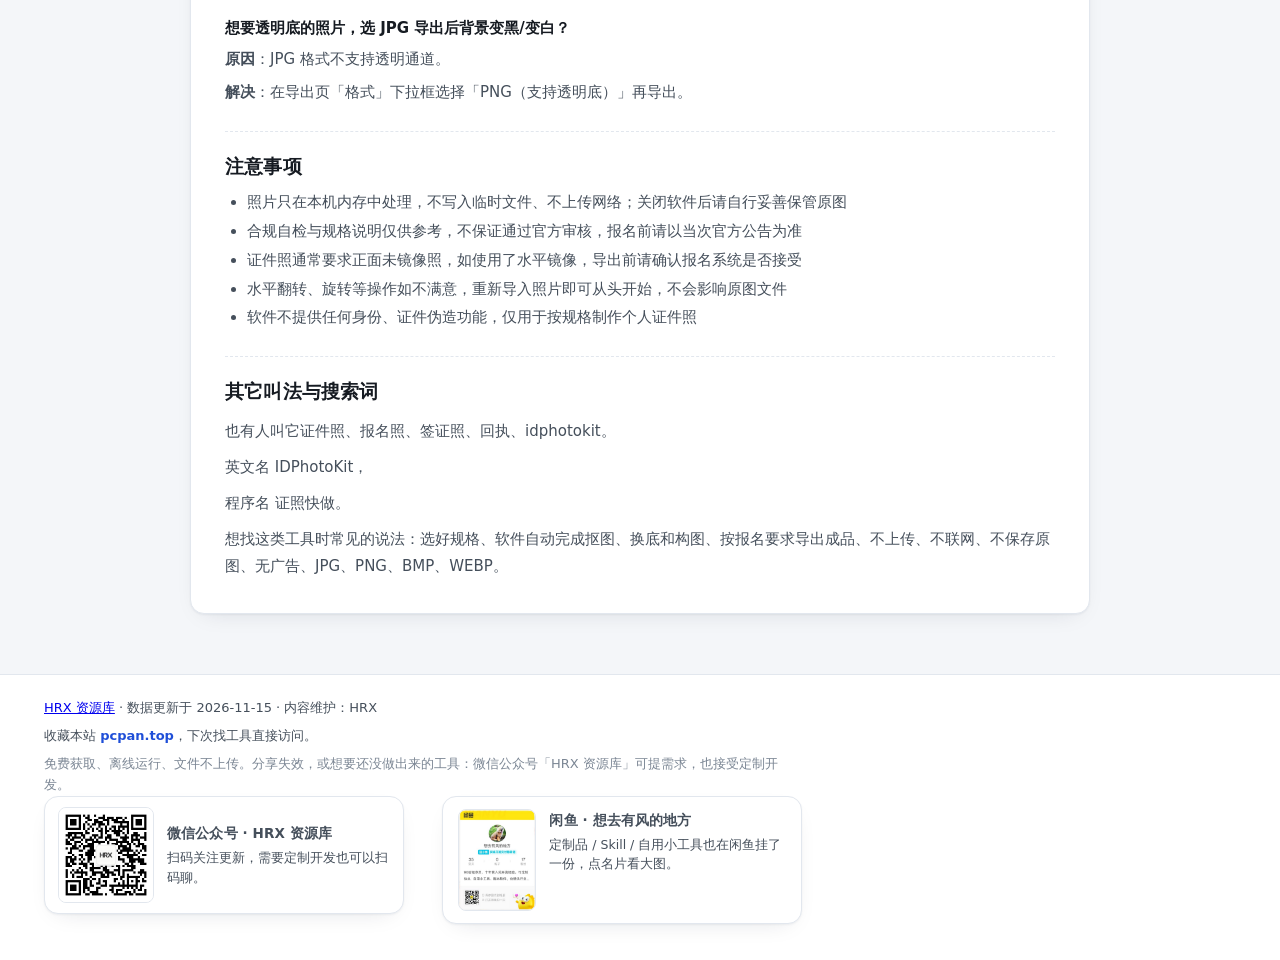
<file: web/soft/id-photo-kit.html>
<!DOCTYPE html>
<html lang="zh-CN">
<head>
<meta charset="utf-8">
<meta name="viewport" content="width=device-width, initial-scale=1">
<title>证照快做_照片导入_离线不上传 - HRX 资源库</title>
<meta name="description" content="证照快做是一款在本地电脑上制作标准证件照的桌面工具。。解压即用，全程在本机运行、文件不上传；夸克网盘、UC网盘 分发。">
<meta name="robots" content="index,follow,max-snippet:-1,max-image-preview:large">
<meta name="theme-color" content="#f4f6f9">
<meta property="og:site_name" content="HRX 资源库">
<meta property="og:locale" content="zh_CN">
<link rel="canonical" href="https://pcpan.top/soft/id-photo-kit">
<meta property="og:type" content="website">
<meta property="og:title" content="证照快做_照片导入_离线不上传 - HRX 资源库">
<meta property="og:description" content="证照快做是一款在本地电脑上制作标准证件照的桌面工具。。解压即用，全程在本机运行、文件不上传；夸克网盘、UC网盘 分发。">
<meta property="og:url" content="https://pcpan.top/soft/id-photo-kit">
<meta property="og:image" content="https://pcpan.top/images/001-full.webp">
<meta name="twitter:card" content="summary_large_image">
<meta name="twitter:title" content="证照快做_照片导入_离线不上传 - HRX 资源库">
<meta name="twitter:description" content="证照快做是一款在本地电脑上制作标准证件照的桌面工具。。解压即用，全程在本机运行、文件不上传；夸克网盘、UC网盘 分发。">
<link rel="icon" href="../favicon.svg" type="image/svg+xml">
<link rel="alternate" type="text/plain" href="../llms.txt">
<link rel="stylesheet" href="../style.css?v=d9f56f6a">
<script type="application/ld+json">{"@context":"https://schema.org","@graph":[{"@type":"SoftwareApplication","name":"证照快做","alternateName":"IDPhotoKit","description":"证照快做是一款在本地电脑上制作标准证件照的桌面工具。","featureList":["照片导入：选择文件、拖拽、剪贴板粘贴三种方式，支持 JPG/PNG/BMP/WEBP/TIFF，自动记忆最近打开","规格库：内置 25 项常用规格，覆盖一寸/二寸/身份证/护照与考试报名、签证规格，支持自定义规格","AI 抠图：本地人像分割，自动保留头发和肩部边缘；配合擦除/恢复画笔手动精修","背景换色：红/白/蓝/浅蓝/灰一键切换，支持自定义颜色、白蓝渐变、柔和投影、透明底","智能构图：按规格自动对齐人脸位置，提供头顶留白、眼平、下巴辅助线","美颜调整：磨皮、美白、亮度、对比度四项微调，一键应用自然档","按需导出：指定 DPI 和像素、目标体积自动压缩、自定义命名规则、导出前预估体积","质量自检：对清晰度、曝光、人脸占比给出参考提示","拼版打印：5 寸/6 寸/大 6 寸相纸与 A4/A5/A6 自动排版并标注裁切线，导出 JPG 或 PDF","偏好设置：默认导出目录、DPI、背景色可自定义并记住"],"offers":{"@type":"Offer","price":"0","priceCurrency":"CNY"},"url":"https://pcpan.top/soft/id-photo-kit","operatingSystem":"Windows 10 / Windows 11 64 位","applicationCategory":"UtilitiesApplication","dateModified":"2026-11-15","downloadUrl":"https://pan.quark.cn/s/e845c890b95f","image":"https://pcpan.top/images/001-full.webp"},{"@type":"BreadcrumbList","itemListElement":[{"@type":"ListItem","position":1,"name":"HRX 资源库","item":"https://pcpan.top/"},{"@type":"ListItem","position":2,"name":"证照快做","item":"https://pcpan.top/soft/id-photo-kit"}]},{"@type":"FAQPage","mainEntity":[{"@type":"Question","name":"点【下一步】没反应、按钮灰着，是不是卡住了？","acceptedAnswer":{"@type":"Answer","text":"原因 ：不是卡住。导入后软件在本地做 AI 抠图，这段时间（右侧显示「AI 推理中，请稍候…」）为了避免改到一半的参数，第 2/3 步、【下一步】和导出、拼版入口会一起变灰；照片还没导入时，第 2/3 步同样是灰的。 解决 ：等底部进度条消失、状态栏提示「抠图完成」，入口会自动恢复可点。抠图期间想换底色、调滑杆，等它跑完再操作即可。"}},{"@type":"Question","name":"明明换回了红底，导出的却是 PNG 文件？","acceptedAnswer":{"@type":"Answer","text":"原因 ：选过一次「透明底」后，导出格式被自动切到 PNG；换回红底/白底时格式不会自己跳回去。 解决 ：在导出页「格式」下拉框重新选【JPG（推荐报名）】再导出。"}},{"@type":"Question","name":"抠图后头发边缘有白边或杂色？","acceptedAnswer":{"@type":"Answer","text":"原因 ：原图与背景颜色接近时，边缘像素可能残留原背景色。 解决 ：在「抠图」标签把「收缩/扩张」滑杆向收缩方向微调 1-3px，再适当加大「羽化」；局部问题用【开启画笔】的擦除/恢复工具修补。"}},{"@type":"Question","name":"目标体积压不达标？","acceptedAnswer":{"@type":"Answer","text":"原因 ：规格像素较高时，压缩到极小体积（如 20KB 以内）需要明显降低像素，软件会自动权衡。 解决 ：确认报名系统真实的大小上限（常见为 30-100KB），把目标体积设为该上限；仍不达标时按提示降低「指定像素」后重新导出。"}},{"@type":"Question","name":"双击 exe 没有反应或报缺少组件？","acceptedAnswer":{"@type":"Answer","text":"原因 ：主程序依赖同文件夹内的运行组件，单独移动或杀毒软件误删组件会导致启动失败。 解决 ：重新完整解压压缩包，保持文件夹结构不变，再双击 证照快做.exe ；杀毒软件提示时选择允许并添加信任。"}},{"@type":"Question","name":"打印店说照片尺寸不对？","acceptedAnswer":{"@type":"Answer","text":"原因 ：打印设置里选择了「适应页面」导致尺寸被缩放。 解决 ：打印拼版 JPG/PDF 时选择「实际大小/100% 缩放」打印，裁切线按 300DPI 标注。"}},{"@type":"Question","name":"渐变底/投影的照片报名被拒？","acceptedAnswer":{"@type":"Answer","text":"原因 ：多数报名系统只接受纯色背景，渐变和投影属于展示用途的效果。 解决 ：正式报名照在「背景」标签只选标准纯色，不勾选「渐变背景」和「人物底部柔和投影」。"}},{"@type":"Question","name":"想要透明底的照片，选 JPG 导出后背景变黑/变白？","acceptedAnswer":{"@type":"Answer","text":"原因 ：JPG 格式不支持透明通道。 解决 ：在导出页「格式」下拉框选择「PNG（支持透明底）」再导出。"}}]}]}</script>
<script>
var _hmt = _hmt || [];
(function() {
  var hosts = ["pcpan.top", "www.pcpan.top"];
  if (hosts.indexOf(location.hostname.toLowerCase()) < 0) return;
  window.__tjOn = true;  // 采集器据此决定发不发，镜像站保持静默
  var hm = document.createElement("script");
  hm.src = "https://hm.baidu.com/hm.js?644757071a55c85a4cf2b57332f751f0";
  var s = document.getElementsByTagName("script")[0];
  s.parentNode.insertBefore(hm, s);
})();
</script>
<script>
(function() {
  function on() { return window.__tjOn === true; }
  function pv(path) {
    if (on() && window._hmt) window._hmt.push(["_trackPageview", path]);
  }
  function ev(category, action, label) {
    if (!on() || !window._hmt) return;
    var args = ["_trackEvent", category, action];
    if (label != null && label !== "") args.push(String(label));
    window._hmt.push(args);
  }
  window.__tj = { pv: pv, ev: ev, on: on };
  // 捕获阶段跑：同标签页跳转前也来得及入队
  document.addEventListener("click", function (e) {
    var el = e.target;
    if (!el || el.nodeType !== 1) return;
    var hit = el.closest ? el.closest("[data-track]") : null;
    if (!hit) return;
    var id = hit.getAttribute("data-track-id") || "";
    var kind = hit.getAttribute("data-track") || "";
    if (kind === "event") {
      ev(hit.getAttribute("data-track-cat") || "other",
         hit.getAttribute("data-track-act") || "click",
         hit.getAttribute("data-track-label") || "");
      return;
    }
    if (!id || !kind) return;
    var arg = hit.getAttribute("data-track-arg") || "";
    pv("/x/" + id + "/" + kind + (arg ? "/" + arg : ""));
  }, true);
})();
</script>
</head>
<body class="subpage">
<a class="skip" href="#main">跳到正文</a>

<header class="masthead masthead-compact">
  <div class="brand">
    <span class="mark" aria-hidden="true"></span>
    <a class="wordmark" href="../index.html">HRX 资源库</a>
    <span class="tagline">本机运行 · 不上传 · 绿色免安装</span>
  </div>
</header>

<nav class="crumbs" aria-label="所在位置"><a href="../index.html">HRX 资源库</a><span class="sep">›</span><span aria-current="page">证照快做</span></nav>

<main id="main" class="detail">
  <article class="detail-body">
    <h1>证照快做</h1>
    <p class="alt-name">IDPhotoKit · 证照快做</p>
    <div class="meta-row"><span class="pill">证件证照</span><span class="pill">更新 2026-11-15</span></div>
    <p class="lead">证照快做是一款在本地电脑上制作标准证件照的桌面工具。</p>
    <figure class="detail-cover">
      <a href="../images/001-full.webp" class="zoom-link"><img src="../images/001-cover.webp" alt="证照快做软件界面截图" loading="lazy"></a>
      <figcaption>证照快做软件界面截图（点开看原图）</figcaption>
    </figure>
    <section class="block" id="about">
      <h2>这是什么</h2>
<p>证照快做是一款在本地电脑上制作标准证件照的桌面工具。导入一张生活照，选好规格，软件自动完成抠图、换底和构图，按报名要求导出成品，还能自动拼版直接送印。</p>
      <p>软件全程离线运行：照片只在你电脑的内存里处理，不上传、不联网、不保存原图；AI 抠图模型随软件包内置，没有网络也能用。全程无水印、无广告。</p>
    </section>
    <section class="block" id="download">
      <h2>下载渠道</h2>
<div class="dl-list">
      <div class="dl-item primary"><div class="dl-main"><span class="dl-platform">夸克网盘</span><span class="dl-tag">推荐</span></div><div class="dl-side"><a class="btn dl-open" href="https://pan.quark.cn/s/e845c890b95f" target="_blank" rel="noopener" data-track="dl" data-track-id="id-photo-kit" data-track-arg="quark">打开夸克网盘</a></div></div>
      <div class="dl-item"><div class="dl-main"><span class="dl-platform">UC网盘</span></div><div class="dl-side"><a class="btn dl-open ghost" href="https://drive.uc.cn/s/e1acf58f27344?public=1" target="_blank" rel="noopener" data-track="dl" data-track-id="id-photo-kit" data-track-arg="uc">打开UC网盘</a></div></div>
      </div>
      <p class="dl-tip">下载后解压即用，不需要装运行库；软件全程在本机运行，文件不上传。</p>
    </section>
    <section class="block" id="install">
      <h2>怎么用</h2>
<section class="sub">
        <h3>安装</h3>
      <ol><li>拿到软件压缩包（如 <code>证照快做_v0.1.5.zip</code>）后，右键选择「全部解压」，解压到任意文件夹</li><li>注意：解压后是一个完整的文件夹（内含主程序和运行组件），整个文件夹要放在一起，不要单独把主程序文件拖出来</li></ol>
      </section>
      <section class="sub">
        <h3>启动</h3>
      <ol><li>打开解压出的文件夹，双击其中的 <code>证照快做.exe</code></li><li>首次运行时，杀毒软件可能弹出提示——这是因为主程序没有数字签名，选择「允许运行」即可</li><li>启动后看到主界面：</li></ol>
      <p></p>
      </section>
    </section>
    <section class="block" id="features">
      <h2>功能详解</h2>
<section class="sub">
        <h3>三步做出一张证件照</h3>
      <p>软件按「导入照片 → 选规格、换底、构图 → 导出」三步组织，走完即可出图：</p>
      <ol><li>在导入页把照片拖进虚线框（或点击【选择图片】）</li><li>在编辑页确认规格、底色和构图</li><li>在导出页点【导出】，拿到成品文件</li></ol>
      <p>下面按实际使用顺序介绍每个环节。</p>
      </section>
      <section class="sub">
        <h3>导入照片</h3>
      <p><strong>这个功能做什么</strong>：把要做证件照的原始照片载入软件。</p>
      <p><strong>操作步骤</strong>：</p>
      <ol><li>把照片文件直接拖进导入页的虚线框；或点击【选择图片】从电脑里挑一张</li><li>照片在聊天工具里时，先复制图片，再点【从剪贴板粘贴】</li><li>上次用过的照片可在「最近打开」列表里点击快速载入</li></ol>
      <p><strong>操作后你会看到</strong>：左下角状态栏先显示「已导入 文件名（宽×高px）」，随后软件自动开始 AI 抠图，右侧「抠图」标签显示「AI 推理中，请稍候…」，这段时间底部有进度条、部分按钮是灰的（正常现象，见常见问题）。抠图完成后状态栏提示「抠图完成：…」，并自动跳到第 2 步编辑页。支持 JPG/JPEG/PNG/BMP/WEBP/TIFF 格式，一次处理一张；如果文件格式不支持，状态栏会给出提示。</p>
      </section>
      <section class="sub">
        <h3>选择证件照规格</h3>
      <p><strong>这个功能做什么</strong>：决定成品照片的尺寸和要求，软件会按规格自动构图和计算像素。</p>
      <p><strong>操作步骤</strong>：</p>
      <ol><li>在编辑页左侧「证件规格」列表中点击需要的规格，如「一寸」「二寸」「身份证」</li><li>规格较多时，用顶部搜索框输入关键词（如「护照」「国考」），或在「全部分类」下拉框按证件/考试/签证分类筛选</li><li>点选规格后，下方「规格说明」会显示物理尺寸、成品像素、默认 DPI、常见底色和常见要求</li></ol>
      <p><strong>操作后你会看到</strong>：画布上的照片立即按新规格重新构图，右侧显示规格详情。常用规格可点击左侧的【+ 自定义规格…】自己添加（见 4.11）。</p>
      <p></p>
      </section>
      <section class="sub">
        <h3>AI 智能抠图与边缘精修</h3>
      <p><strong>这个功能做什么</strong>：把人像从原背景中分离出来，供后续换底色使用。</p>
      <p><strong>操作步骤</strong>：</p>
      <ol><li>导入照片后软件自动抠图（模式为「自动（AI 优先）」）；如果原图背景接近纯色，可在下拉框改用「纯色快速」获得更锐利的边缘</li><li>效果不满意时，在右侧「边缘精修」区拖动三个滑杆：羽化（柔化边缘）、平滑（消除锯齿）、收缩/扩张（去除图片白边）</li><li>局部有问题时，点【开启画笔】：工具选「擦除（去背景）」抹掉多余部分，选「恢复（留人物）」补回被误删的头发或肩膀；笔刷大小、硬度、透明度都可调</li></ol>
      <p><strong>操作后你会看到</strong>：画布实时显示抠图结果。切到「背景」标签选「透明底」可以棋盘格视图检查边缘是否干净。</p>
      <p></p>
      </section>
      <section class="sub">
        <h3>更换背景颜色</h3>
      <p><strong>这个功能做什么</strong>：给抠好的人像换上报名要求的底色。</p>
      <p><strong>操作步骤</strong>：</p>
      <ol><li>在编辑页右侧切到「背景」标签</li><li>点击标准色块：标准红、纯白、标准蓝、浅蓝、浅灰</li><li>需要特殊颜色时，点取色器选色，或直接输入十六进制色值</li><li>勾选「渐变背景（白 → 当前底色）」或「人物底部柔和投影」可制作更立体的展示照——注意多数报名系统只接受纯色背景，正式报名请用纯色</li><li>需要 PNG 透明底时，点「透明底」色块</li></ol>
      <p><strong>操作后你会看到</strong>：画布立即换成新底色，底部状态栏显示「背景已更新：××底」。</p>
      <p></p>
      <p></p>
      </section>
      <section class="sub">
        <h3>调整人像构图</h3>
      <p><strong>这个功能做什么</strong>：让人像位置、大小符合规格的人脸占比要求。</p>
      <p><strong>操作步骤</strong>：</p>
      <ol><li>一般不用手动调：导入并选规格后，点【自动构图】，软件按人脸位置和规格占比自动对齐</li><li>需要微调时，在右侧「构图」标签拖动缩放、左右位移、上下位移、旋转滑杆，或直接在画布上拖动人像、滚轮缩放。画布上拖动时，「左右位移」「上下位移」两个滑杆会跟着走，位移各限制在 ±30%，拖到边界会停住</li><li>头顶留白线、眼平线、下巴线三条辅助线默认开启，对照检查即可；顶部工具栏的「辅助线」开关可控制显隐</li><li>照片方向不对时，点【↺ 左转 90°】或【↻ 右转 90°】；【⇄ 水平镜像】仅建议非正式用途使用，报名照请用未镜像版本</li></ol>
      <p><strong>操作后你会看到</strong>：画布跟着刷新，辅助线帮助确认头顶留白和眼位是否达标。</p>
      <p></p>
      </section>
      <section class="sub">
        <h3>美颜调整</h3>
      <p><strong>这个功能做什么</strong>：对人物区域做轻度修饰，让气色更好且不失真。</p>
      <p><strong>操作步骤</strong>：</p>
      <ol><li>切到「美颜」标签，按需拖动磨皮、美白、亮度、对比度四个滑杆</li><li>拿不准参数时，点【自然档】一键应用参考组合（磨皮 20、美白 10、亮度 5、对比度 0）</li><li>想看效果差异，按住【按住对比原图】查看原始照片，松开回到效果</li><li>调过头时点【重置美颜】全部归零</li></ol>
      <p><strong>操作后你会看到</strong>：画布实时刷新；美颜只作用于检测到的人像区域，背景和衣着不受影响。</p>
      <p></p>
      </section>
      <section class="sub">
        <h3>导出证件照</h3>
      <p><strong>这个功能做什么</strong>：按报名要求生成最终的图片文件。</p>
      <p><strong>操作步骤</strong>：</p>
      <ol><li>点【下一步：导出】进入导出页，右侧「输出尺寸」确认 DPI（默认 300）和格式（报名一般选 JPG；需要透明底选 PNG）。注意：只要选过一次「透明底」，格式会自动切到 PNG，换回红底/白底后格式仍停在 PNG，报名要 JPG 请手动切回来</li><li>报名系统指定像素时，勾选尺寸输入框并填入宽和高</li><li>报名系统限制文件大小时，勾选「压缩到目标体积」并填入上限（如 80 KB），软件自动调整压缩质量，必要时轻微降低像素、优先保持清晰度</li><li>在「文件命名与位置」里可填姓名，命名模板默认为「证件照-{规格}-{底色}」，可用 <code>{姓名}{规格}{底色}{日期}</code> 等占位符自定义</li><li>确认导出目录后点【导出】</li></ol>
      <p><strong>操作后你会看到</strong>：弹出「导出完成」提示，显示文件位置、尺寸、DPI 和体积；导出前右下方会先给出体积预估，例如「预计 36.2KB（目标 ≤80KB，已达标） · 最终 295×413px · 质量 95」，没达标时同一行会写「未达标，请降低目标或像素」。</p>
      <p></p>
      <p></p>
      <p>一张按本手册制作的成品效果：</p>
      <p></p>
      </section>
      <section class="sub">
        <h3>照片质量自检</h3>
      <p><strong>这个功能做什么</strong>：导出前对照片做合规参考检查，减少被打回的常见问题。</p>
      <p><strong>操作步骤</strong>：无需操作，导出页右下方「合规自检」自动显示结果。</p>
      <p><strong>操作后你会看到</strong>：清晰度、曝光两项的判定（如「清晰度良好（150）」「曝光正常」），以及人脸占比、居中、分辨率提示（如有问题会列出）。注意：自检与规格提示仅供参考，不能保证通过官方审核，请以当次官方公告为准。</p>
      <p></p>
      </section>
      <section class="sub">
        <h3>拼版打印</h3>
      <p><strong>这个功能做什么</strong>：把成品照自动排满一张相纸，打印裁剪后即得一版证件照。</p>
      <p><strong>操作步骤</strong>：</p>
      <ol><li>在导出页点【拼版打印】打开拼版窗口</li><li>选择纸张（5 寸/6 寸/大 6 寸相纸，A4/A5/A6），软件自动算出最优行列和可放张数</li><li>按需调整纸张边距、照片间距，勾选「打印裁切线」方便裁剪</li><li>点【导出 JPG】或【导出 PDF】，把文件发给打印店或自行打印</li></ol>
      <p><strong>操作后你会看到</strong>：预览区实时显示排版结果，底部标注如「6 寸相纸 · 3 列 × 4 行 = 12 张 · 成品 295×413px」。</p>
      <p></p>
      <p>实际导出的拼版成品（含裁切线）：</p>
      <p></p>
      </section>
      <section class="sub">
        <h3>自定义规格</h3>
      <p><strong>这个功能做什么</strong>：内置规格没有覆盖时，自己添加规格并保存为「我的规格」。</p>
      <p><strong>操作步骤</strong>：</p>
      <ol><li>在编辑页规格列表下方点【+ 自定义规格…】</li><li>填写规格名称，选择尺寸单位（毫米或像素），输入宽、高、分辨率</li><li>按需填写常见底色、人脸高度占比、头顶留白和备注（选填）</li><li>点【OK】保存</li></ol>
      <p><strong>操作后你会看到</strong>：新规格出现在规格列表的「我的规格」分组里，下次启动仍可使用。</p>
      <p></p>
      </section>
      <section class="sub">
        <h3>偏好设置</h3>
      <p><strong>这个功能做什么</strong>：把常用默认值改成你自己的习惯。</p>
      <p><strong>操作步骤</strong>：</p>
      <ol><li>点菜单栏【文件】打开设置</li><li>修改默认导出目录、默认输出 DPI、默认背景色</li><li>有 NVIDIA 显卡且环境支持时，可勾选「启用 GPU 加速（CUDA）」改用显卡抠图；这台电脑检测不到 CUDA 时该项是灰色不可选，下方会提示「当前环境未检测到 CUDA，AI 抠图将使用 CPU 推理。」</li><li>点【OK】保存，设置会记住</li></ol>
      <p><strong>操作后你会看到</strong>：下次导出和新建任务时，默认值已按你的设置生效。</p>
      <p></p>
      </section>
    </section>
    <section class="block" id="requirements">
      <h2>运行环境</h2>
<table class="md"><thead><tr><th>项目</th><th>要求</th></tr></thead><tbody><tr><td>操作系统</td><td>Windows 10 / 11（64 位）</td></tr><tr><td>硬盘空间</td><td>建议预留 500MB 以上（解压后约 300MB）</td></tr><tr><td>网络</td><td>不需要联网，AI 抠图模型已随软件包内置</td></tr><tr><td>硬件</td><td>普通家用电脑即可（CPU 抠图）；环境支持 CUDA 时可在设置里改用显卡推理</td></tr></tbody></table>
    </section>
    <section class="block" id="faq">
      <h2>常见问题</h2>
<dl class="faq">
      <dt>点【下一步】没反应、按钮灰着，是不是卡住了？</dt>
      <dd>      <p><strong>原因</strong>：不是卡住。导入后软件在本地做 AI 抠图，这段时间（右侧显示「AI 推理中，请稍候…」）为了避免改到一半的参数，第 2/3 步、【下一步】和导出、拼版入口会一起变灰；照片还没导入时，第 2/3 步同样是灰的。</p>
      <p><strong>解决</strong>：等底部进度条消失、状态栏提示「抠图完成」，入口会自动恢复可点。抠图期间想换底色、调滑杆，等它跑完再操作即可。</p>
      <p></p>
      </dd>
      <dt>明明换回了红底，导出的却是 PNG 文件？</dt>
      <dd>      <p><strong>原因</strong>：选过一次「透明底」后，导出格式被自动切到 PNG；换回红底/白底时格式不会自己跳回去。</p>
      <p><strong>解决</strong>：在导出页「格式」下拉框重新选【JPG（推荐报名）】再导出。</p>
      </dd>
      <dt>抠图后头发边缘有白边或杂色？</dt>
      <dd>      <p><strong>原因</strong>：原图与背景颜色接近时，边缘像素可能残留原背景色。</p>
      <p><strong>解决</strong>：在「抠图」标签把「收缩/扩张」滑杆向收缩方向微调 1-3px，再适当加大「羽化」；局部问题用【开启画笔】的擦除/恢复工具修补。</p>
      </dd>
      <dt>目标体积压不达标？</dt>
      <dd>      <p><strong>原因</strong>：规格像素较高时，压缩到极小体积（如 20KB 以内）需要明显降低像素，软件会自动权衡。</p>
      <p><strong>解决</strong>：确认报名系统真实的大小上限（常见为 30-100KB），把目标体积设为该上限；仍不达标时按提示降低「指定像素」后重新导出。</p>
      </dd>
      <dt>双击 exe 没有反应或报缺少组件？</dt>
      <dd>      <p><strong>原因</strong>：主程序依赖同文件夹内的运行组件，单独移动或杀毒软件误删组件会导致启动失败。</p>
      <p><strong>解决</strong>：重新完整解压压缩包，保持文件夹结构不变，再双击 <code>证照快做.exe</code>；杀毒软件提示时选择允许并添加信任。</p>
      </dd>
      <dt>打印店说照片尺寸不对？</dt>
      <dd>      <p><strong>原因</strong>：打印设置里选择了「适应页面」导致尺寸被缩放。</p>
      <p><strong>解决</strong>：打印拼版 JPG/PDF 时选择「实际大小/100% 缩放」打印，裁切线按 300DPI 标注。</p>
      </dd>
      <dt>渐变底/投影的照片报名被拒？</dt>
      <dd>      <p><strong>原因</strong>：多数报名系统只接受纯色背景，渐变和投影属于展示用途的效果。</p>
      <p><strong>解决</strong>：正式报名照在「背景」标签只选标准纯色，不勾选「渐变背景」和「人物底部柔和投影」。</p>
      </dd>
      <dt>想要透明底的照片，选 JPG 导出后背景变黑/变白？</dt>
      <dd>      <p><strong>原因</strong>：JPG 格式不支持透明通道。</p>
      <p><strong>解决</strong>：在导出页「格式」下拉框选择「PNG（支持透明底）」再导出。</p>
      </dd>
      </dl>
    </section>
    <section class="block" id="notes">
      <h2>注意事项</h2>
<ul><li>照片只在本机内存中处理，不写入临时文件、不上传网络；关闭软件后请自行妥善保管原图</li><li>合规自检与规格说明仅供参考，不保证通过官方审核，报名前请以当次官方公告为准</li><li>证件照通常要求正面未镜像照，如使用了水平镜像，导出前请确认报名系统是否接受</li><li>水平翻转、旋转等操作如不满意，重新导入照片即可从头开始，不会影响原图文件</li><li>软件不提供任何身份、证件伪造功能，仅用于按规格制作个人证件照</li></ul>
    </section>
    <section class="block" id="words">
      <h2>其它叫法与搜索词</h2>
<p>也有人叫它证件照、报名照、签证照、回执、idphotokit。</p>
      <p>英文名 IDPhotoKit，</p>
      <p>程序名 证照快做。</p>
      <p>想找这类工具时常见的说法：选好规格、软件自动完成抠图、换底和构图、按报名要求导出成品、不上传、不联网、不保存原图、无广告、JPG、PNG、BMP、WEBP。</p>
    </section>

  </article>
</main>

<footer class="foot foot-compact">
  <div class="foot-text">
    <p><a href="../index.html">HRX 资源库</a> · 数据更新于 2026-11-15 · 内容维护：HRX</p>
    <p class="bookmark">收藏本站 <a href="https://pcpan.top/">pcpan.top</a>，下次找工具直接访问。</p>
    <p class="fine">免费获取、离线运行、文件不上传。分享失效，或想要还没做出来的工具：微信公众号「HRX 资源库」可提需求，也接受定制开发。</p>
  </div>
  <div class="foot-cards">
    <figure class="contact contact-foot">
      <a class="qr-zoom" href="../images/wechat-qr.png" target="_blank" rel="noopener" aria-label="新窗口打开微信公众号二维码大图">
        <img class="qr" src="../images/wechat-qr.png" alt="HRX 微信公众号二维码" width="258" height="258" loading="lazy">
      </a>
      <figcaption>
        <b>微信公众号 · HRX 资源库</b>
        <span>扫码关注更新，需要定制开发也可以扫码聊。</span>
      </figcaption>
    </figure>
    <figure class="contact contact-xianyu">
      <a class="xy-thumb" href="../images/xianyu-qr.jpg" target="_blank" rel="noopener" aria-label="新窗口打开闲鱼号推广名片大图">
        <img src="../images/xianyu-qr.jpg" alt="HRX 闲鱼号推广名片，保存图片到相册后打开闲鱼扫一扫" width="480" height="632" loading="lazy">
      </a>
      <figcaption>
        <b>闲鱼 · 想去有风的地方</b>
        <span>定制品 / Skill / 自用小工具也在闲鱼挂了一份，点名片看大图。</span>
      </figcaption>
    </figure>
  </div>
</footer>
</body>
</html>
</file>
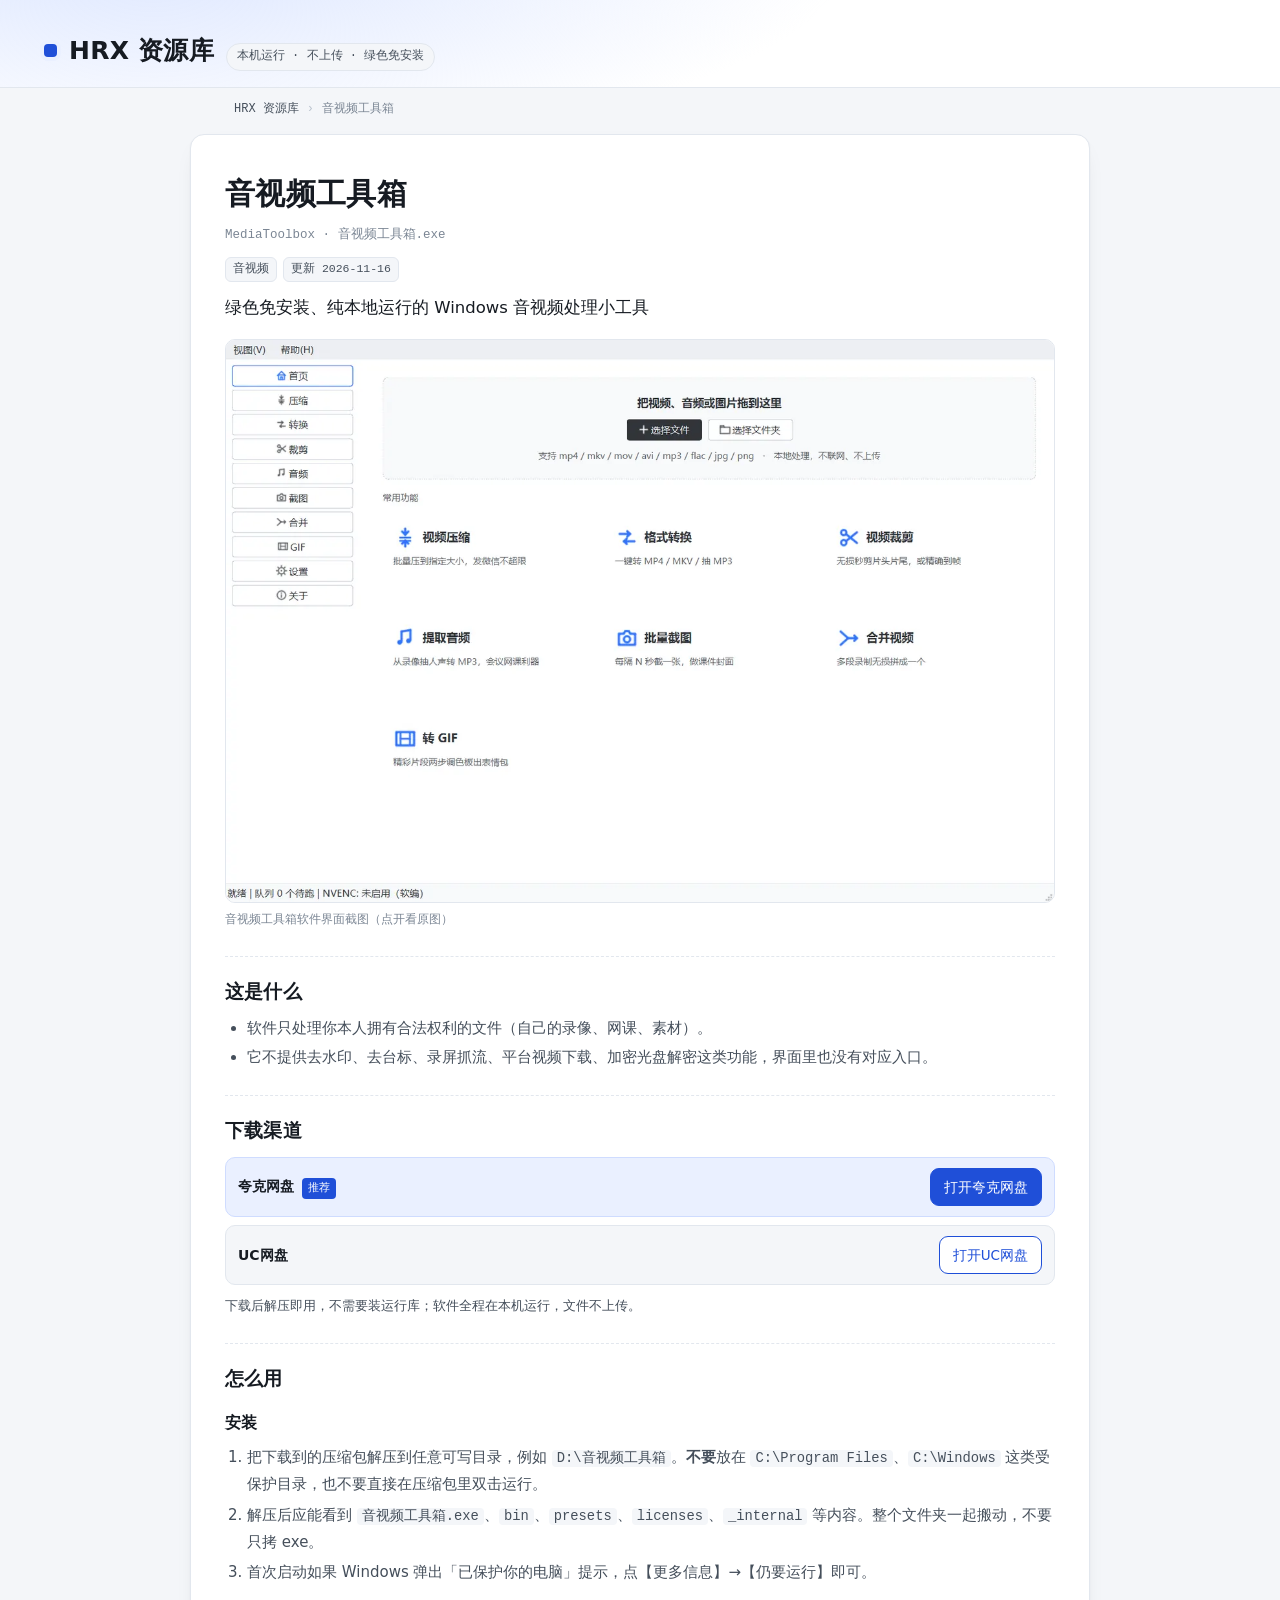
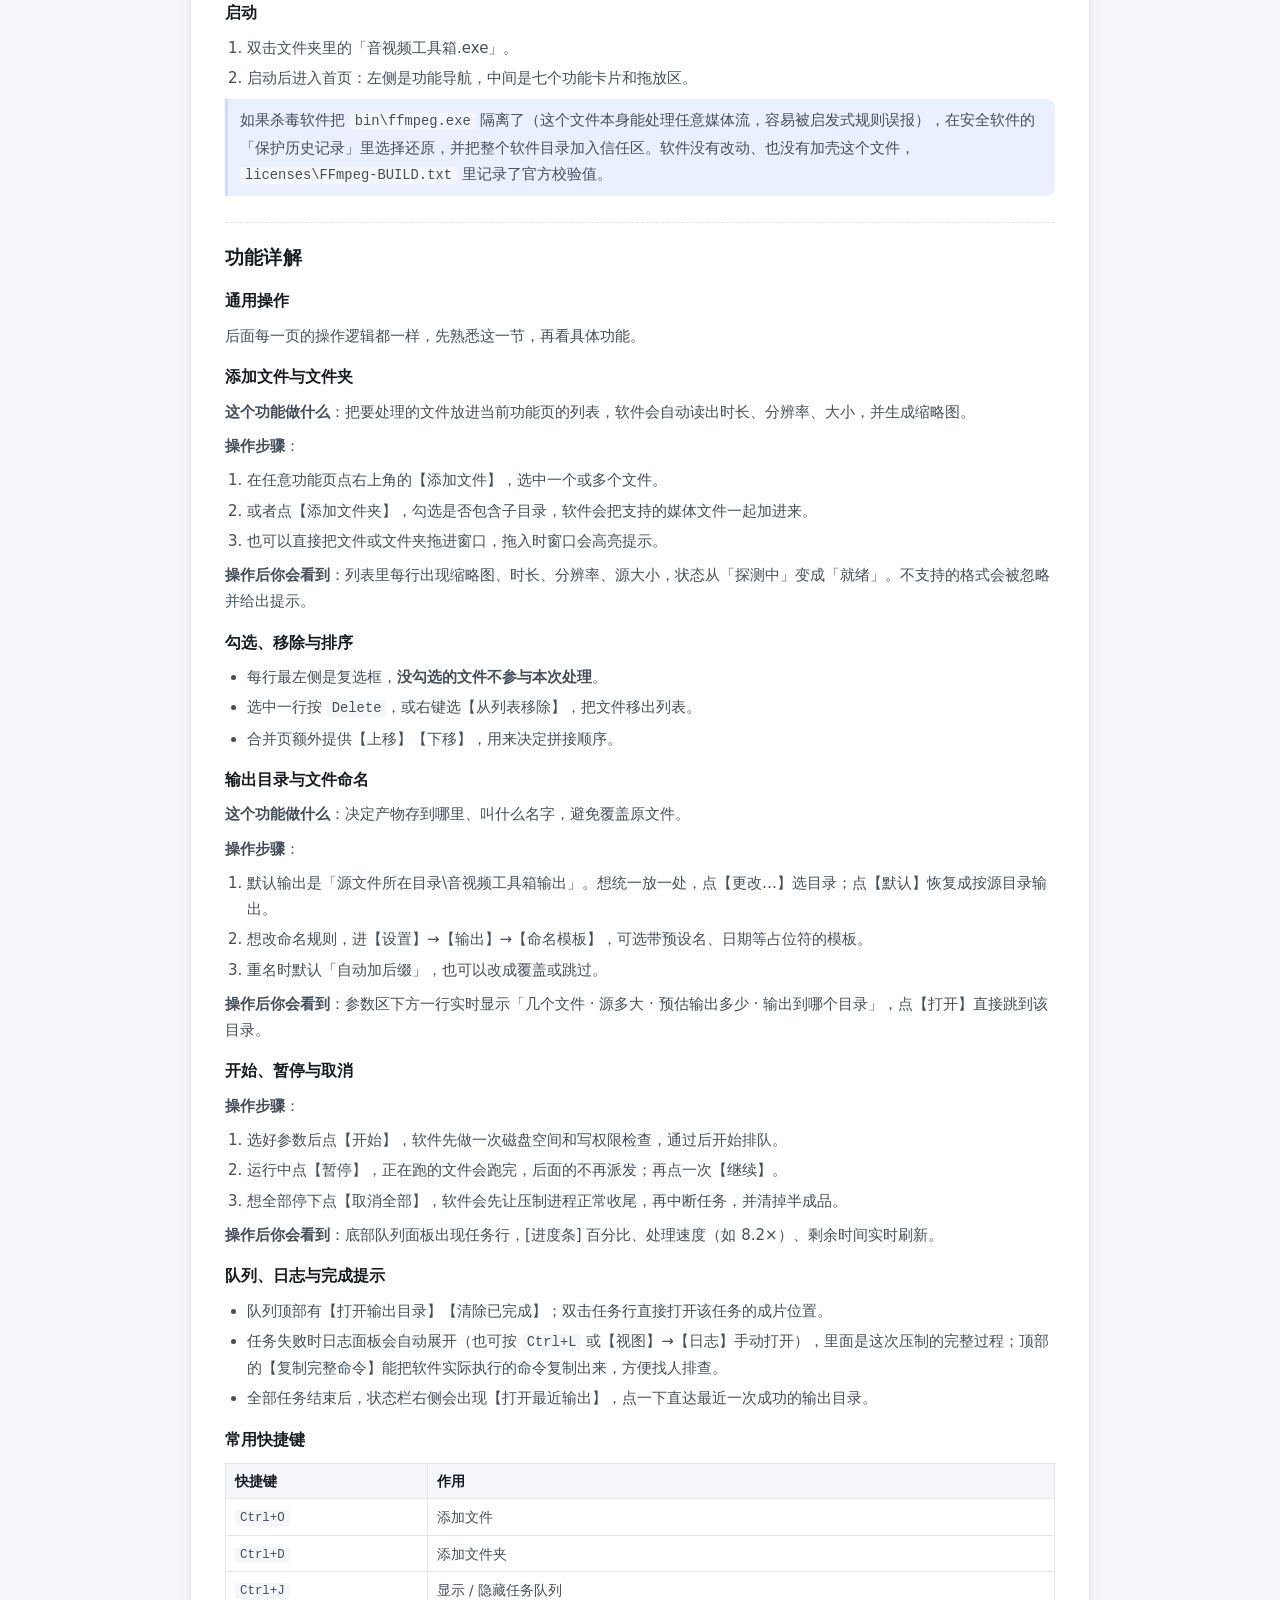
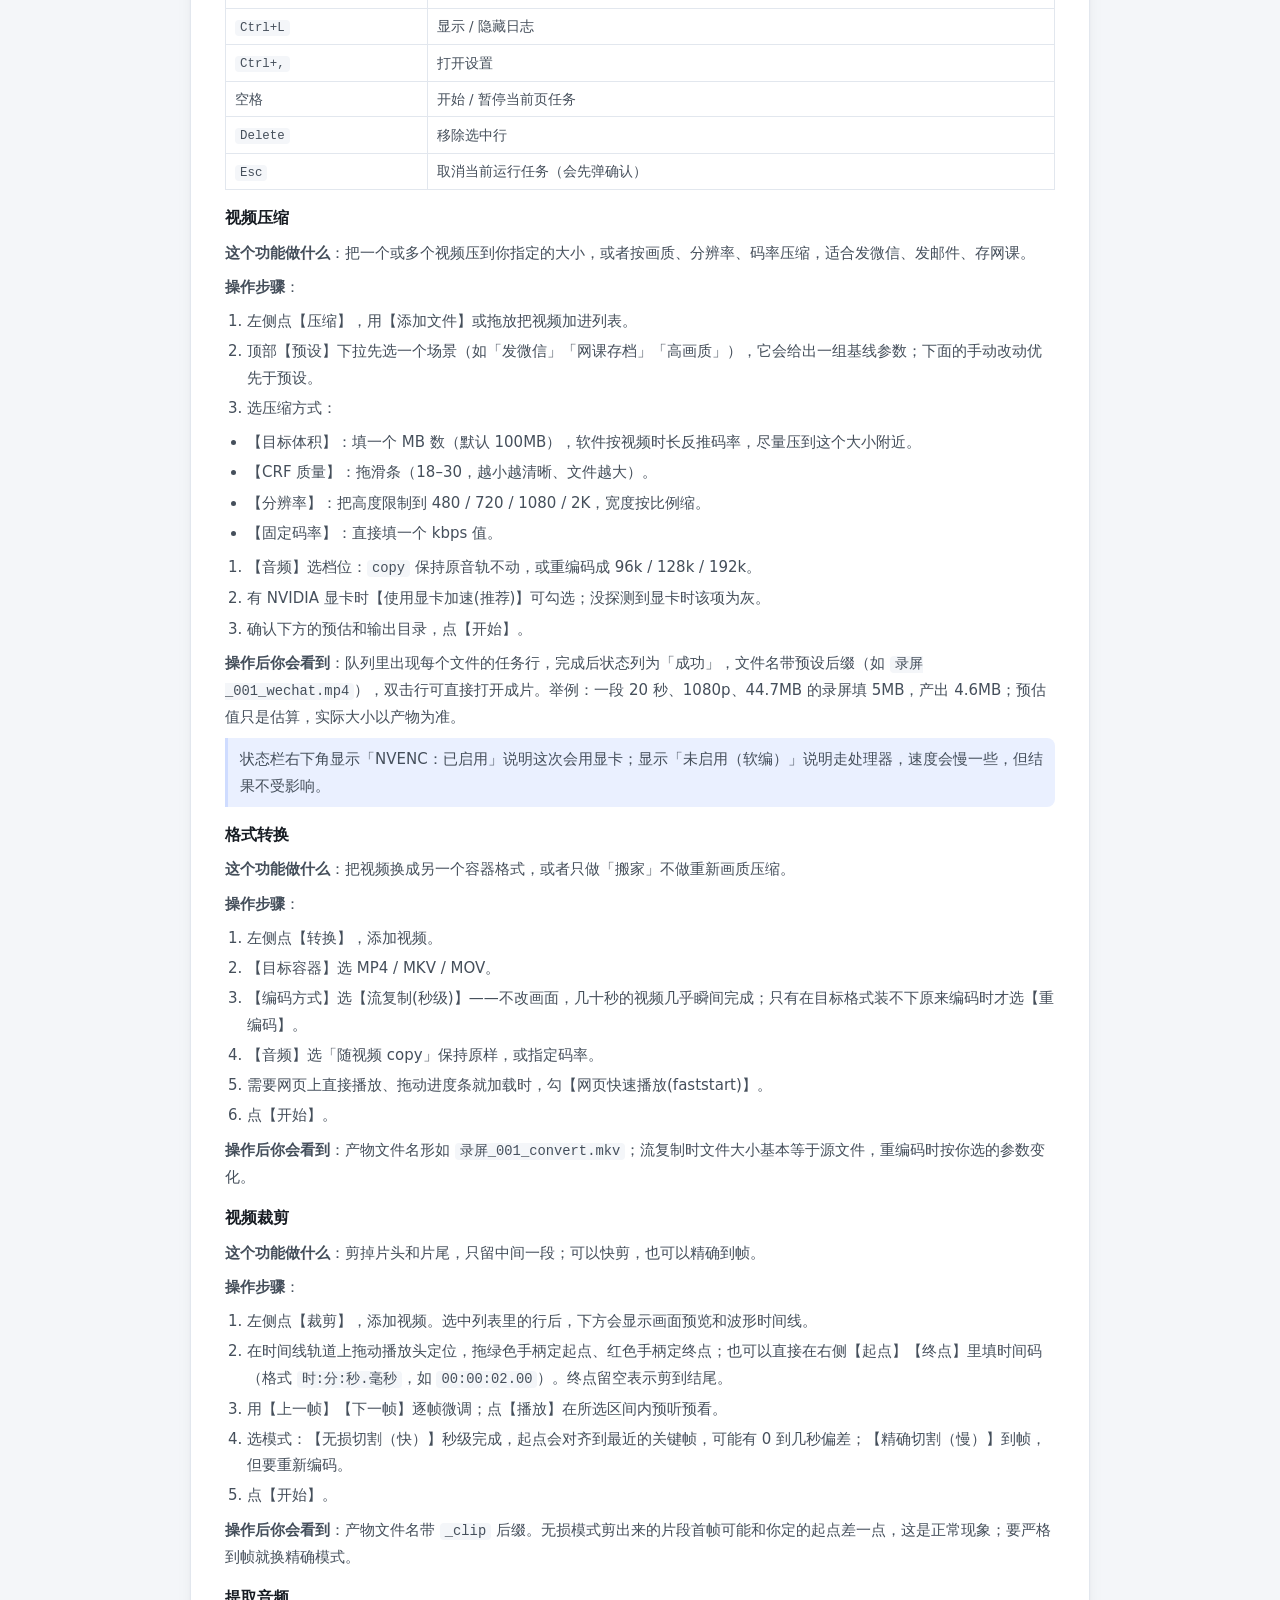
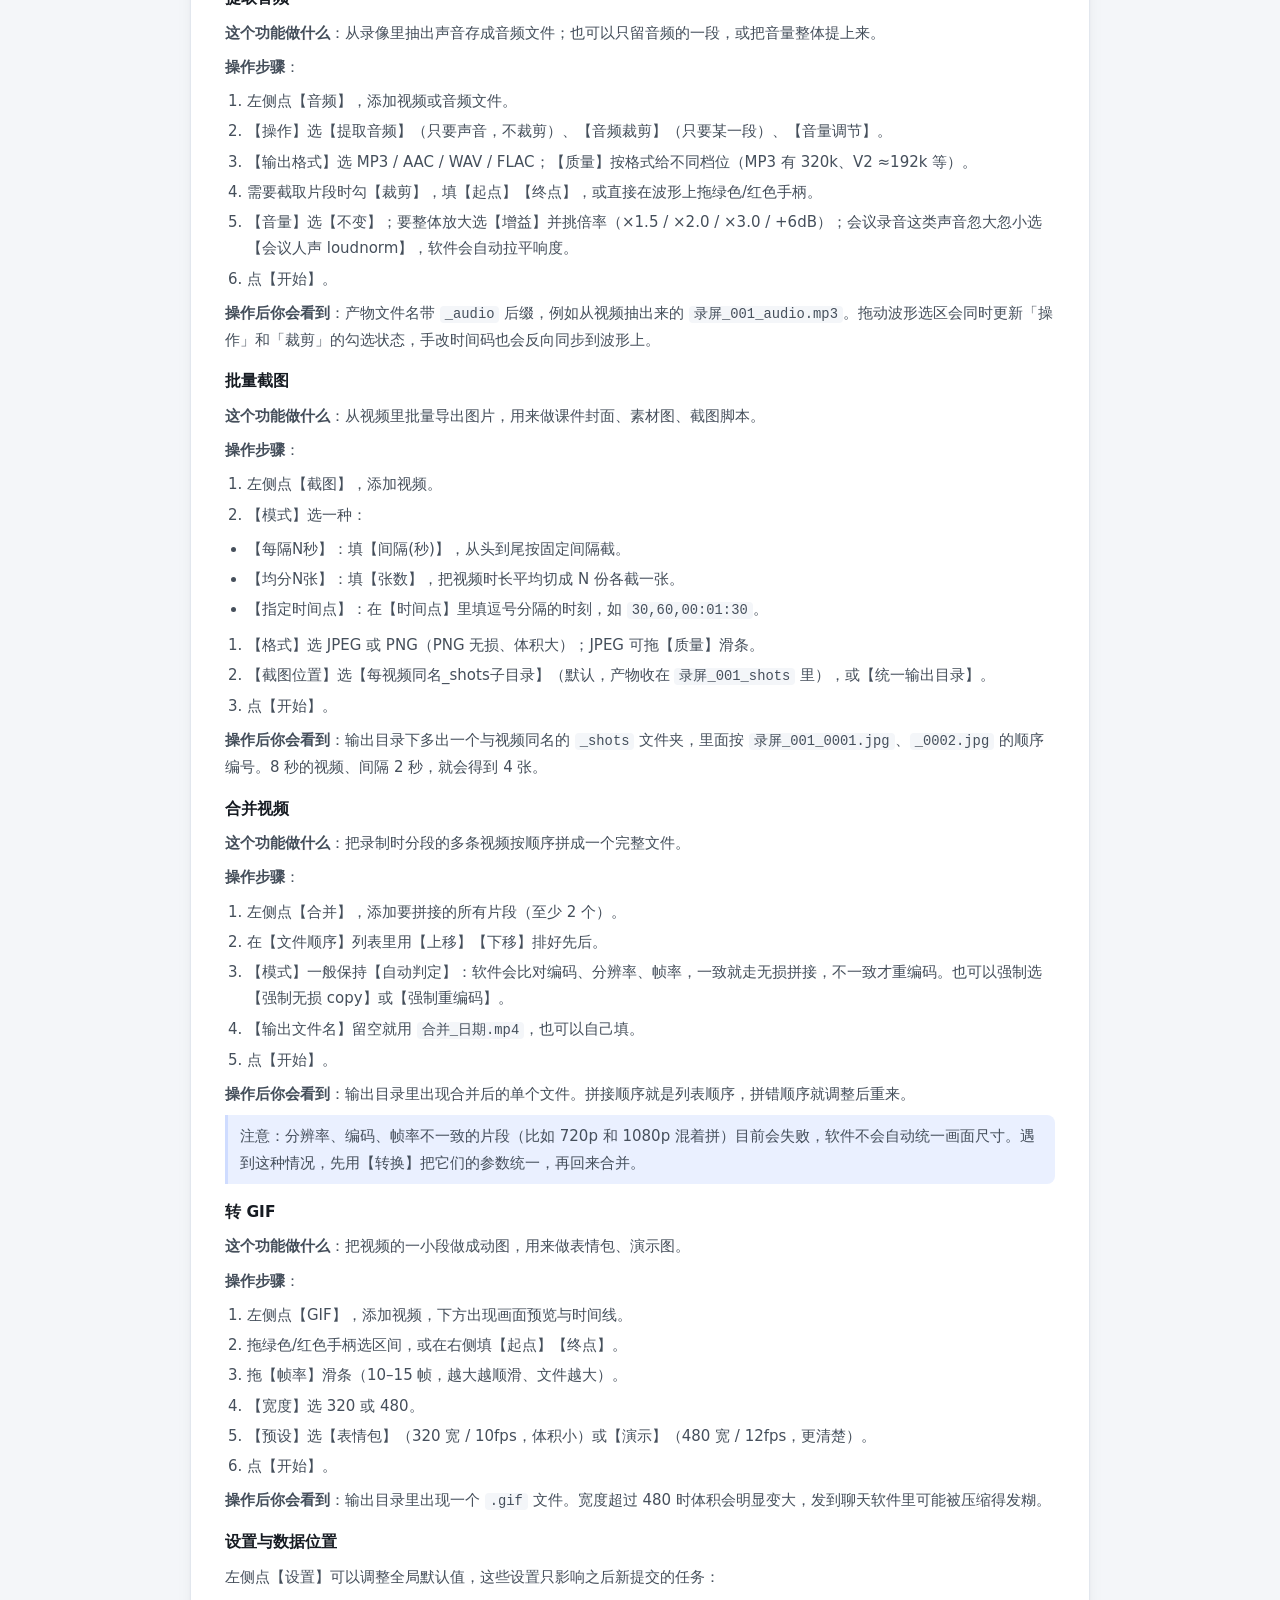
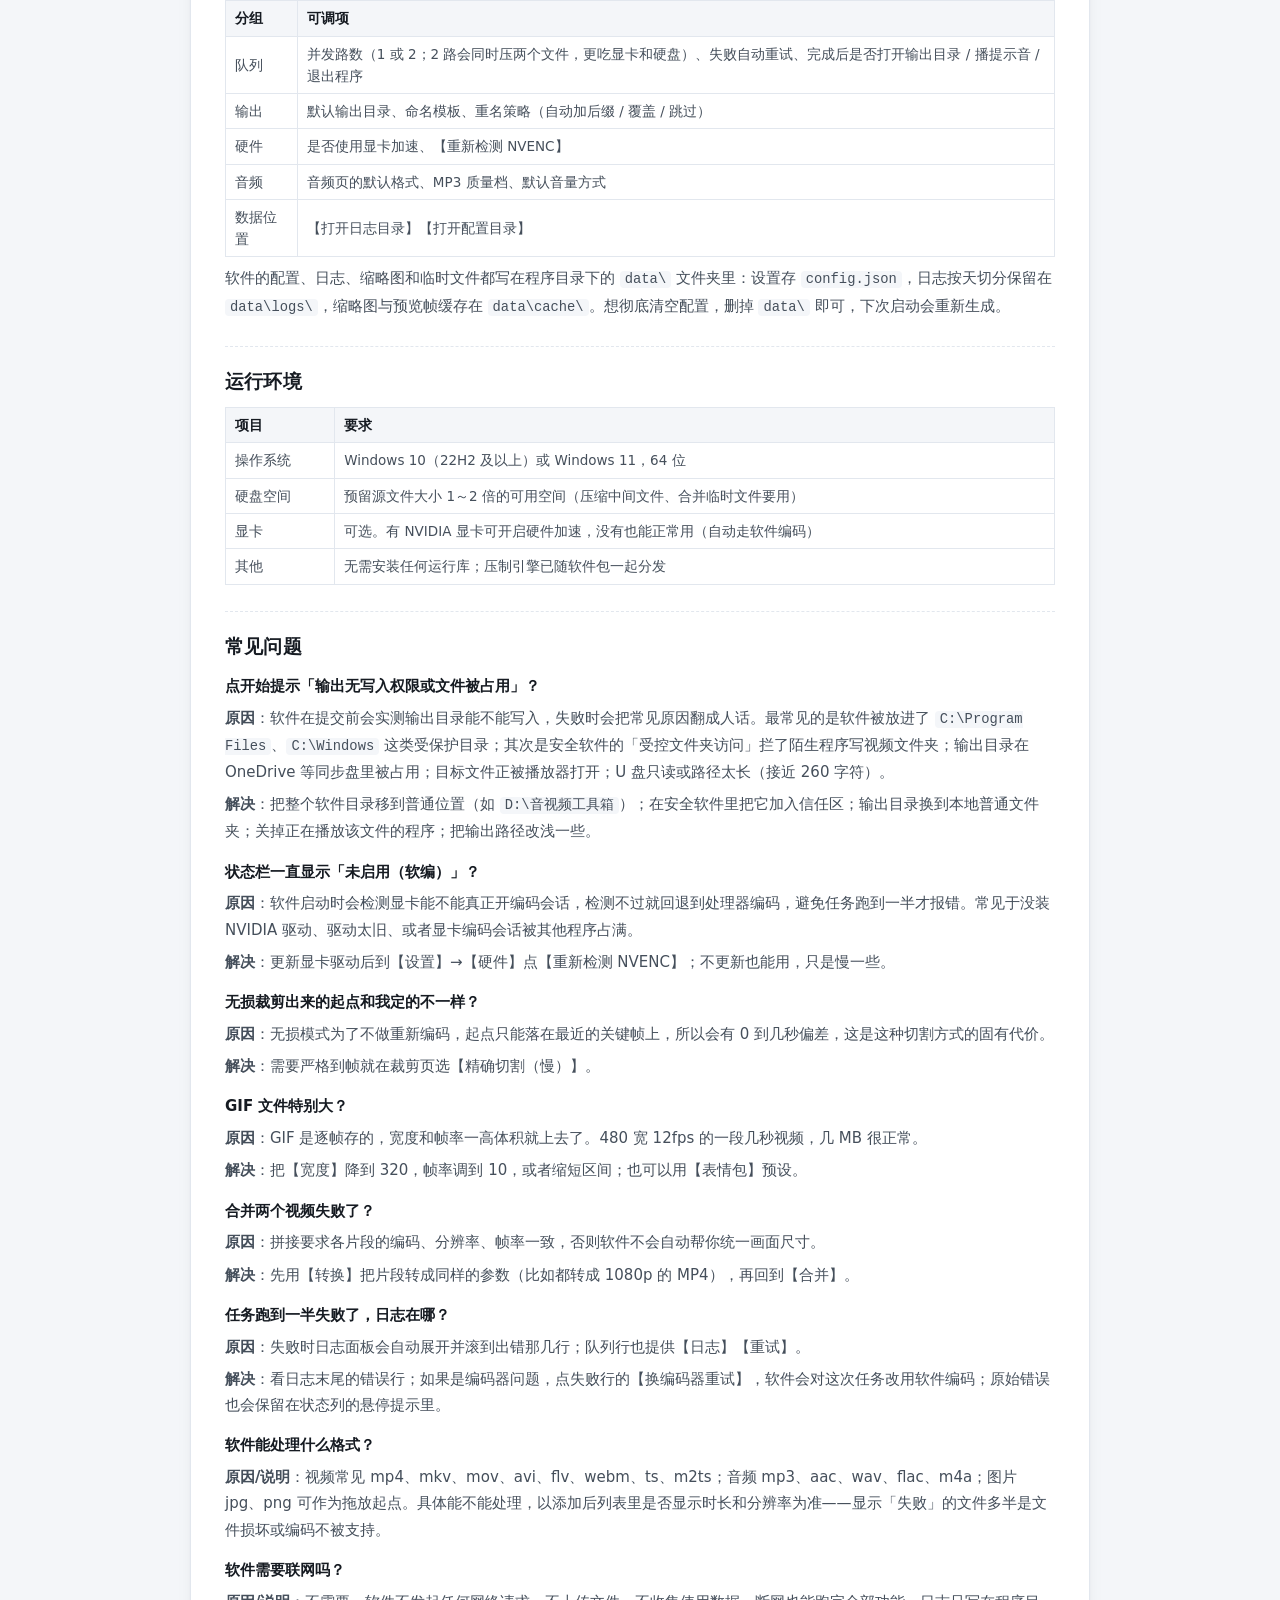
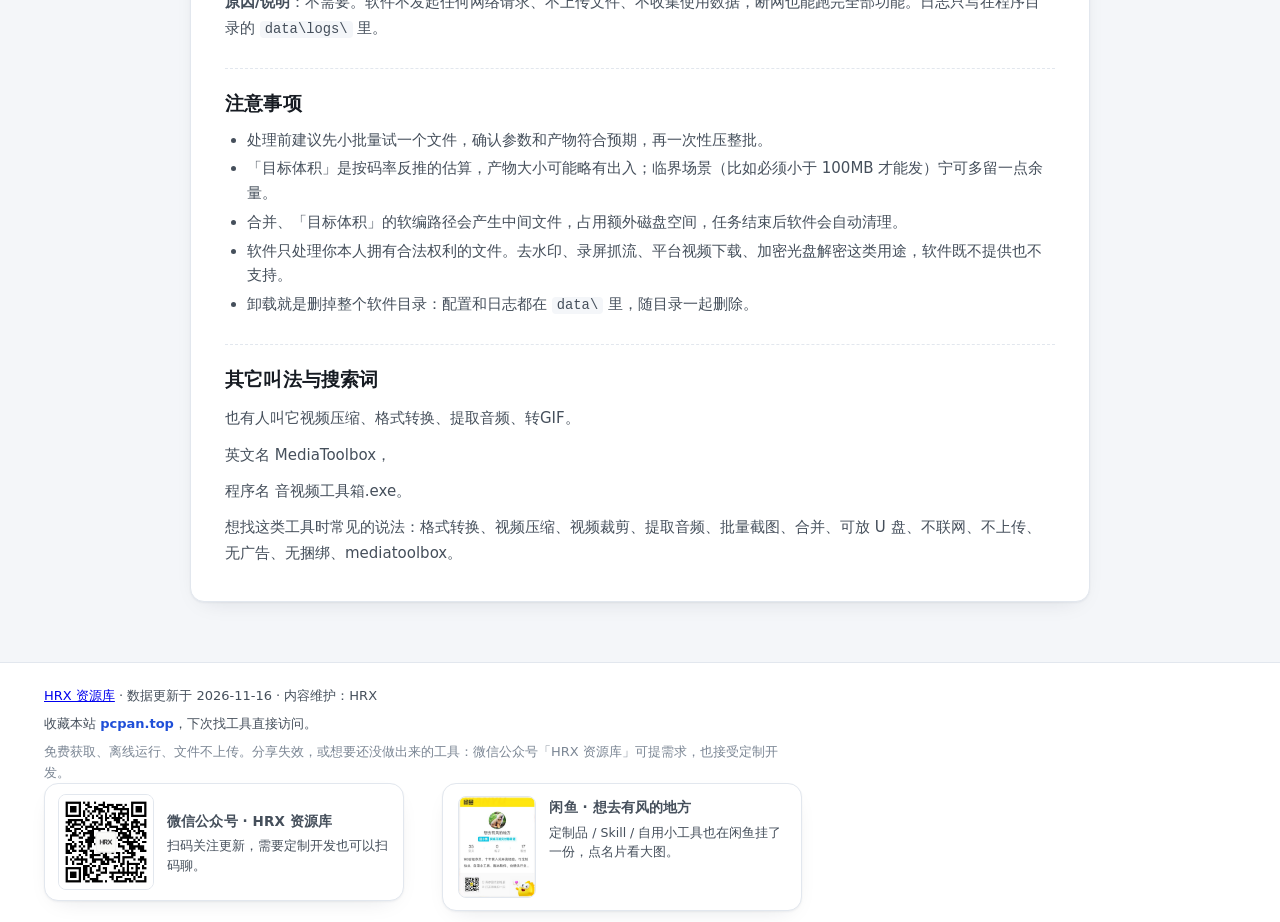
<file: web/soft/media-toolbox.html>
<!DOCTYPE html>
<html lang="zh-CN">
<head>
<meta charset="utf-8">
<meta name="viewport" content="width=device-width, initial-scale=1">
<title>音视频工具箱_格式转换_离线不上传 - HRX 资源库</title>
<meta name="description" content="绿色免安装、纯本地运行的 Windows 音视频处理小工具。解压即用，全程在本机运行、文件不上传；夸克网盘、UC网盘 分发。">
<meta name="robots" content="index,follow,max-snippet:-1,max-image-preview:large">
<meta name="theme-color" content="#f4f6f9">
<meta property="og:site_name" content="HRX 资源库">
<meta property="og:locale" content="zh_CN">
<link rel="canonical" href="https://pcpan.top/soft/media-toolbox">
<meta property="og:type" content="website">
<meta property="og:title" content="音视频工具箱_格式转换_离线不上传 - HRX 资源库">
<meta property="og:description" content="绿色免安装、纯本地运行的 Windows 音视频处理小工具。解压即用，全程在本机运行、文件不上传；夸克网盘、UC网盘 分发。">
<meta property="og:url" content="https://pcpan.top/soft/media-toolbox">
<meta property="og:image" content="https://pcpan.top/images/003-full.webp">
<meta name="twitter:card" content="summary_large_image">
<meta name="twitter:title" content="音视频工具箱_格式转换_离线不上传 - HRX 资源库">
<meta name="twitter:description" content="绿色免安装、纯本地运行的 Windows 音视频处理小工具。解压即用，全程在本机运行、文件不上传；夸克网盘、UC网盘 分发。">
<link rel="icon" href="../favicon.svg" type="image/svg+xml">
<link rel="alternate" type="text/plain" href="../llms.txt">
<link rel="stylesheet" href="../style.css?v=d9f56f6a">
<script type="application/ld+json">{"@context":"https://schema.org","@graph":[{"@type":"SoftwareApplication","name":"音视频工具箱","alternateName":"MediaToolbox","description":"绿色免安装、纯本地运行的 Windows 音视频处理小工具","featureList":["格式转换","视频压缩","视频裁剪","提取音频","批量截图","视频合并","转 GIF"],"offers":{"@type":"Offer","price":"0","priceCurrency":"CNY"},"url":"https://pcpan.top/soft/media-toolbox","operatingSystem":"Windows 10 / Windows 11 64 位","applicationCategory":"UtilitiesApplication","dateModified":"2026-11-16","downloadUrl":"https://pan.quark.cn/s/d1d15c743c6d","image":"https://pcpan.top/images/003-full.webp"},{"@type":"BreadcrumbList","itemListElement":[{"@type":"ListItem","position":1,"name":"HRX 资源库","item":"https://pcpan.top/"},{"@type":"ListItem","position":2,"name":"音视频工具箱","item":"https://pcpan.top/soft/media-toolbox"}]},{"@type":"FAQPage","mainEntity":[{"@type":"Question","name":"点开始提示「输出无写入权限或文件被占用」？","acceptedAnswer":{"@type":"Answer","text":"原因 ：软件在提交前会实测输出目录能不能写入，失败时会把常见原因翻成人话。最常见的是软件被放进了 C:\\Program Files 、 C:\\Windows 这类受保护目录；其次是安全软件的「受控文件夹访问」拦了陌生程序写视频文件夹；输出目录在 OneDrive 等同步盘里被占用；目标文件正被播放器打开；U 盘只读或路径太长（接近 260 字符）。 解决 ：把整个软件目录移到普通位置（如 D:\\音视频工具箱 ）；在安全软件里把它加入信任区；输出目录换到本地普通文件夹；关掉正在播放该文件的程序；把输出路径改浅一些。"}},{"@type":"Question","name":"状态栏一直显示「未启用（软编）」？","acceptedAnswer":{"@type":"Answer","text":"原因 ：软件启动时会检测显卡能不能真正开编码会话，检测不过就回退到处理器编码，避免任务跑到一半才报错。常见于没装 NVIDIA 驱动、驱动太旧、或者显卡编码会话被其他程序占满。 解决 ：更新显卡驱动后到【设置】→【硬件】点【重新检测 NVENC】；不更新也能用，只是慢一些。"}},{"@type":"Question","name":"无损裁剪出来的起点和我定的不一样？","acceptedAnswer":{"@type":"Answer","text":"原因 ：无损模式为了不做重新编码，起点只能落在最近的关键帧上，所以会有 0 到几秒偏差，这是这种切割方式的固有代价。 解决 ：需要严格到帧就在裁剪页选【精确切割（慢）】。"}},{"@type":"Question","name":"GIF 文件特别大？","acceptedAnswer":{"@type":"Answer","text":"原因 ：GIF 是逐帧存的，宽度和帧率一高体积就上去了。480 宽 12fps 的一段几秒视频，几 MB 很正常。 解决 ：把【宽度】降到 320，帧率调到 10，或者缩短区间；也可以用【表情包】预设。"}},{"@type":"Question","name":"合并两个视频失败了？","acceptedAnswer":{"@type":"Answer","text":"原因 ：拼接要求各片段的编码、分辨率、帧率一致，否则软件不会自动帮你统一画面尺寸。 解决 ：先用【转换】把片段转成同样的参数（比如都转成 1080p 的 MP4），再回到【合并】。"}},{"@type":"Question","name":"任务跑到一半失败了，日志在哪？","acceptedAnswer":{"@type":"Answer","text":"原因 ：失败时日志面板会自动展开并滚到出错那几行；队列行也提供【日志】【重试】。 解决 ：看日志末尾的错误行；如果是编码器问题，点失败行的【换编码器重试】，软件会对这次任务改用软件编码；原始错误也会保留在状态列的悬停提示里。"}},{"@type":"Question","name":"软件能处理什么格式？","acceptedAnswer":{"@type":"Answer","text":"原因/说明 ：视频常见 mp4、mkv、mov、avi、flv、webm、ts、m2ts；音频 mp3、aac、wav、flac、m4a；图片 jpg、png 可作为拖放起点。具体能不能处理，以添加后列表里是否显示时长和分辨率为准——显示「失败」的文件多半是文件损坏或编码不被支持。"}},{"@type":"Question","name":"软件需要联网吗？","acceptedAnswer":{"@type":"Answer","text":"原因/说明 ：不需要。软件不发起任何网络请求、不上传文件、不收集使用数据，断网也能跑完全部功能。日志只写在程序目录的 data\\logs\\ 里。"}}]}]}</script>
<script>
var _hmt = _hmt || [];
(function() {
  var hosts = ["pcpan.top", "www.pcpan.top"];
  if (hosts.indexOf(location.hostname.toLowerCase()) < 0) return;
  window.__tjOn = true;  // 采集器据此决定发不发，镜像站保持静默
  var hm = document.createElement("script");
  hm.src = "https://hm.baidu.com/hm.js?644757071a55c85a4cf2b57332f751f0";
  var s = document.getElementsByTagName("script")[0];
  s.parentNode.insertBefore(hm, s);
})();
</script>
<script>
(function() {
  function on() { return window.__tjOn === true; }
  function pv(path) {
    if (on() && window._hmt) window._hmt.push(["_trackPageview", path]);
  }
  function ev(category, action, label) {
    if (!on() || !window._hmt) return;
    var args = ["_trackEvent", category, action];
    if (label != null && label !== "") args.push(String(label));
    window._hmt.push(args);
  }
  window.__tj = { pv: pv, ev: ev, on: on };
  // 捕获阶段跑：同标签页跳转前也来得及入队
  document.addEventListener("click", function (e) {
    var el = e.target;
    if (!el || el.nodeType !== 1) return;
    var hit = el.closest ? el.closest("[data-track]") : null;
    if (!hit) return;
    var id = hit.getAttribute("data-track-id") || "";
    var kind = hit.getAttribute("data-track") || "";
    if (kind === "event") {
      ev(hit.getAttribute("data-track-cat") || "other",
         hit.getAttribute("data-track-act") || "click",
         hit.getAttribute("data-track-label") || "");
      return;
    }
    if (!id || !kind) return;
    var arg = hit.getAttribute("data-track-arg") || "";
    pv("/x/" + id + "/" + kind + (arg ? "/" + arg : ""));
  }, true);
})();
</script>
</head>
<body class="subpage">
<a class="skip" href="#main">跳到正文</a>

<header class="masthead masthead-compact">
  <div class="brand">
    <span class="mark" aria-hidden="true"></span>
    <a class="wordmark" href="../index.html">HRX 资源库</a>
    <span class="tagline">本机运行 · 不上传 · 绿色免安装</span>
  </div>
</header>

<nav class="crumbs" aria-label="所在位置"><a href="../index.html">HRX 资源库</a><span class="sep">›</span><span aria-current="page">音视频工具箱</span></nav>

<main id="main" class="detail">
  <article class="detail-body">
    <h1>音视频工具箱</h1>
    <p class="alt-name">MediaToolbox · 音视频工具箱.exe</p>
    <div class="meta-row"><span class="pill">音视频</span><span class="pill">更新 2026-11-16</span></div>
    <p class="lead">绿色免安装、纯本地运行的 Windows 音视频处理小工具</p>
    <figure class="detail-cover">
      <a href="../images/003-full.webp" class="zoom-link"><img src="../images/003-cover.webp" alt="音视频工具箱软件界面截图" loading="lazy"></a>
      <figcaption>音视频工具箱软件界面截图（点开看原图）</figcaption>
    </figure>
    <section class="block" id="about">
      <h2>这是什么</h2>
<ul><li>软件只处理你本人拥有合法权利的文件（自己的录像、网课、素材）。</li><li>它不提供去水印、去台标、录屏抓流、平台视频下载、加密光盘解密这类功能，界面里也没有对应入口。</li></ul>
    </section>
    <section class="block" id="download">
      <h2>下载渠道</h2>
<div class="dl-list">
      <div class="dl-item primary"><div class="dl-main"><span class="dl-platform">夸克网盘</span><span class="dl-tag">推荐</span></div><div class="dl-side"><a class="btn dl-open" href="https://pan.quark.cn/s/d1d15c743c6d" target="_blank" rel="noopener" data-track="dl" data-track-id="media-toolbox" data-track-arg="quark">打开夸克网盘</a></div></div>
      <div class="dl-item"><div class="dl-main"><span class="dl-platform">UC网盘</span></div><div class="dl-side"><a class="btn dl-open ghost" href="https://drive.uc.cn/s/d083ae6a243e4?public=1" target="_blank" rel="noopener" data-track="dl" data-track-id="media-toolbox" data-track-arg="uc">打开UC网盘</a></div></div>
      </div>
      <p class="dl-tip">下载后解压即用，不需要装运行库；软件全程在本机运行，文件不上传。</p>
    </section>
    <section class="block" id="install">
      <h2>怎么用</h2>
<section class="sub">
        <h3>安装</h3>
      <ol><li>把下载到的压缩包解压到任意可写目录，例如 <code>D:\音视频工具箱</code>。<strong>不要</strong>放在 <code>C:\Program Files</code>、<code>C:\Windows</code> 这类受保护目录，也不要直接在压缩包里双击运行。</li><li>解压后应能看到 <code>音视频工具箱.exe</code>、<code>bin</code>、<code>presets</code>、<code>licenses</code>、<code>_internal</code> 等内容。整个文件夹一起搬动，不要只拷 exe。</li><li>首次启动如果 Windows 弹出「已保护你的电脑」提示，点【更多信息】→【仍要运行】即可。</li></ol>
      </section>
      <section class="sub">
        <h3>启动</h3>
      <ol><li>双击文件夹里的「音视频工具箱.exe」。</li><li>启动后进入首页：左侧是功能导航，中间是七个功能卡片和拖放区。</li></ol>
      <p></p>
      <p class="quote">如果杀毒软件把 <code>bin\ffmpeg.exe</code> 隔离了（这个文件本身能处理任意媒体流，容易被启发式规则误报），在安全软件的「保护历史记录」里选择还原，并把整个软件目录加入信任区。软件没有改动、也没有加壳这个文件，<code>licenses\FFmpeg-BUILD.txt</code> 里记录了官方校验值。</p>
      </section>
    </section>
    <section class="block" id="features">
      <h2>功能详解</h2>
<section class="sub">
        <h3>通用操作</h3>
      <p>后面每一页的操作逻辑都一样，先熟悉这一节，再看具体功能。</p>
      </section>
      <section class="sub">
        <h3>添加文件与文件夹</h3>
      <p><strong>这个功能做什么</strong>：把要处理的文件放进当前功能页的列表，软件会自动读出时长、分辨率、大小，并生成缩略图。</p>
      <p><strong>操作步骤</strong>：</p>
      <ol><li>在任意功能页点右上角的【添加文件】，选中一个或多个文件。</li><li>或者点【添加文件夹】，勾选是否包含子目录，软件会把支持的媒体文件一起加进来。</li><li>也可以直接把文件或文件夹拖进窗口，拖入时窗口会高亮提示。</li></ol>
      <p><strong>操作后你会看到</strong>：列表里每行出现缩略图、时长、分辨率、源大小，状态从「探测中」变成「就绪」。不支持的格式会被忽略并给出提示。</p>
      <p></p>
      </section>
      <section class="sub">
        <h3>勾选、移除与排序</h3>
      <ul><li>每行最左侧是复选框，<strong>没勾选的文件不参与本次处理</strong>。</li><li>选中一行按 <code>Delete</code>，或右键选【从列表移除】，把文件移出列表。</li><li>合并页额外提供【上移】【下移】，用来决定拼接顺序。</li></ul>
      </section>
      <section class="sub">
        <h3>输出目录与文件命名</h3>
      <p><strong>这个功能做什么</strong>：决定产物存到哪里、叫什么名字，避免覆盖原文件。</p>
      <p><strong>操作步骤</strong>：</p>
      <ol><li>默认输出是「源文件所在目录\音视频工具箱输出」。想统一放一处，点【更改…】选目录；点【默认】恢复成按源目录输出。</li><li>想改命名规则，进【设置】→【输出】→【命名模板】，可选带预设名、日期等占位符的模板。</li><li>重名时默认「自动加后缀」，也可以改成覆盖或跳过。</li></ol>
      <p><strong>操作后你会看到</strong>：参数区下方一行实时显示「几个文件 · 源多大 · 预估输出多少 · 输出到哪个目录」，点【打开】直接跳到该目录。</p>
      </section>
      <section class="sub">
        <h3>开始、暂停与取消</h3>
      <p><strong>操作步骤</strong>：</p>
      <ol><li>选好参数后点【开始】，软件先做一次磁盘空间和写权限检查，通过后开始排队。</li><li>运行中点【暂停】，正在跑的文件会跑完，后面的不再派发；再点一次【继续】。</li><li>想全部停下点【取消全部】，软件会先让压制进程正常收尾，再中断任务，并清掉半成品。</li></ol>
      <p><strong>操作后你会看到</strong>：底部队列面板出现任务行，[进度条] 百分比、处理速度（如 8.2×）、剩余时间实时刷新。</p>
      <p></p>
      </section>
      <section class="sub">
        <h3>队列、日志与完成提示</h3>
      <ul><li>队列顶部有【打开输出目录】【清除已完成】；双击任务行直接打开该任务的成片位置。</li><li>任务失败时日志面板会自动展开（也可按 <code>Ctrl+L</code> 或【视图】→【日志】手动打开），里面是这次压制的完整过程；顶部的【复制完整命令】能把软件实际执行的命令复制出来，方便找人排查。</li><li>全部任务结束后，状态栏右侧会出现【打开最近输出】，点一下直达最近一次成功的输出目录。</li></ul>
      <p></p>
      </section>
      <section class="sub">
        <h3>常用快捷键</h3>
      <table class="md"><thead><tr><th>快捷键</th><th>作用</th></tr></thead><tbody><tr><td><code>Ctrl+O</code></td><td>添加文件</td></tr><tr><td><code>Ctrl+D</code></td><td>添加文件夹</td></tr><tr><td><code>Ctrl+J</code></td><td>显示 / 隐藏任务队列</td></tr><tr><td><code>Ctrl+L</code></td><td>显示 / 隐藏日志</td></tr><tr><td><code>Ctrl+,</code></td><td>打开设置</td></tr><tr><td>空格</td><td>开始 / 暂停当前页任务</td></tr><tr><td><code>Delete</code></td><td>移除选中行</td></tr><tr><td><code>Esc</code></td><td>取消当前运行任务（会先弹确认）</td></tr></tbody></table>
      </section>
      <section class="sub">
        <h3>视频压缩</h3>
      <p><strong>这个功能做什么</strong>：把一个或多个视频压到你指定的大小，或者按画质、分辨率、码率压缩，适合发微信、发邮件、存网课。</p>
      <p><strong>操作步骤</strong>：</p>
      <ol><li>左侧点【压缩】，用【添加文件】或拖放把视频加进列表。</li><li>顶部【预设】下拉先选一个场景（如「发微信」「网课存档」「高画质」），它会给出一组基线参数；下面的手动改动优先于预设。</li><li>选压缩方式：</li></ol>
      <ul><li>【目标体积】：填一个 MB 数（默认 100MB），软件按视频时长反推码率，尽量压到这个大小附近。</li><li>【CRF 质量】：拖滑条（18–30，越小越清晰、文件越大）。</li><li>【分辨率】：把高度限制到 480 / 720 / 1080 / 2K，宽度按比例缩。</li><li>【固定码率】：直接填一个 kbps 值。</li></ul>
      <ol><li>【音频】选档位：<code>copy</code> 保持原音轨不动，或重编码成 96k / 128k / 192k。</li><li>有 NVIDIA 显卡时【使用显卡加速(推荐)】可勾选；没探测到显卡时该项为灰。</li><li>确认下方的预估和输出目录，点【开始】。</li></ol>
      <p><strong>操作后你会看到</strong>：队列里出现每个文件的任务行，完成后状态列为「成功」，文件名带预设后缀（如 <code>录屏_001_wechat.mp4</code>），双击行可直接打开成片。举例：一段 20 秒、1080p、44.7MB 的录屏填 5MB，产出 4.6MB；预估值只是估算，实际大小以产物为准。</p>
      <p class="quote">状态栏右下角显示「NVENC：已启用」说明这次会用显卡；显示「未启用（软编）」说明走处理器，速度会慢一些，但结果不受影响。</p>
      </section>
      <section class="sub">
        <h3>格式转换</h3>
      <p><strong>这个功能做什么</strong>：把视频换成另一个容器格式，或者只做「搬家」不做重新画质压缩。</p>
      <p><strong>操作步骤</strong>：</p>
      <ol><li>左侧点【转换】，添加视频。</li><li>【目标容器】选 MP4 / MKV / MOV。</li><li>【编码方式】选【流复制(秒级)】——不改画面，几十秒的视频几乎瞬间完成；只有在目标格式装不下原来编码时才选【重编码】。</li><li>【音频】选「随视频 copy」保持原样，或指定码率。</li><li>需要网页上直接播放、拖动进度条就加载时，勾【网页快速播放(faststart)】。</li><li>点【开始】。</li></ol>
      <p><strong>操作后你会看到</strong>：产物文件名形如 <code>录屏_001_convert.mkv</code>；流复制时文件大小基本等于源文件，重编码时按你选的参数变化。</p>
      <p></p>
      </section>
      <section class="sub">
        <h3>视频裁剪</h3>
      <p><strong>这个功能做什么</strong>：剪掉片头和片尾，只留中间一段；可以快剪，也可以精确到帧。</p>
      <p><strong>操作步骤</strong>：</p>
      <ol><li>左侧点【裁剪】，添加视频。选中列表里的行后，下方会显示画面预览和波形时间线。</li><li>在时间线轨道上拖动播放头定位，拖绿色手柄定起点、红色手柄定终点；也可以直接在右侧【起点】【终点】里填时间码（格式 <code>时:分:秒.毫秒</code>，如 <code>00:00:02.00</code>）。终点留空表示剪到结尾。</li><li>用【上一帧】【下一帧】逐帧微调；点【播放】在所选区间内预听预看。</li><li>选模式：【无损切割（快）】秒级完成，起点会对齐到最近的关键帧，可能有 0 到几秒偏差；【精确切割（慢）】到帧，但要重新编码。</li><li>点【开始】。</li></ol>
      <p><strong>操作后你会看到</strong>：产物文件名带 <code>_clip</code> 后缀。无损模式剪出来的片段首帧可能和你定的起点差一点，这是正常现象；要严格到帧就换精确模式。</p>
      <p></p>
      </section>
      <section class="sub">
        <h3>提取音频</h3>
      <p><strong>这个功能做什么</strong>：从录像里抽出声音存成音频文件；也可以只留音频的一段，或把音量整体提上来。</p>
      <p><strong>操作步骤</strong>：</p>
      <ol><li>左侧点【音频】，添加视频或音频文件。</li><li>【操作】选【提取音频】（只要声音，不裁剪）、【音频裁剪】（只要某一段）、【音量调节】。</li><li>【输出格式】选 MP3 / AAC / WAV / FLAC；【质量】按格式给不同档位（MP3 有 320k、V2 ≈192k 等）。</li><li>需要截取片段时勾【裁剪】，填【起点】【终点】，或直接在波形上拖绿色/红色手柄。</li><li>【音量】选【不变】；要整体放大选【增益】并挑倍率（×1.5 / ×2.0 / ×3.0 / +6dB）；会议录音这类声音忽大忽小选【会议人声 loudnorm】，软件会自动拉平响度。</li><li>点【开始】。</li></ol>
      <p><strong>操作后你会看到</strong>：产物文件名带 <code>_audio</code> 后缀，例如从视频抽出来的 <code>录屏_001_audio.mp3</code>。拖动波形选区会同时更新「操作」和「裁剪」的勾选状态，手改时间码也会反向同步到波形上。</p>
      <p></p>
      </section>
      <section class="sub">
        <h3>批量截图</h3>
      <p><strong>这个功能做什么</strong>：从视频里批量导出图片，用来做课件封面、素材图、截图脚本。</p>
      <p><strong>操作步骤</strong>：</p>
      <ol><li>左侧点【截图】，添加视频。</li><li>【模式】选一种：</li></ol>
      <ul><li>【每隔N秒】：填【间隔(秒)】，从头到尾按固定间隔截。</li><li>【均分N张】：填【张数】，把视频时长平均切成 N 份各截一张。</li><li>【指定时间点】：在【时间点】里填逗号分隔的时刻，如 <code>30,60,00:01:30</code>。</li></ul>
      <ol><li>【格式】选 JPEG 或 PNG（PNG 无损、体积大）；JPEG 可拖【质量】滑条。</li><li>【截图位置】选【每视频同名_shots子目录】（默认，产物收在 <code>录屏_001_shots</code> 里），或【统一输出目录】。</li><li>点【开始】。</li></ol>
      <p><strong>操作后你会看到</strong>：输出目录下多出一个与视频同名的 <code>_shots</code> 文件夹，里面按 <code>录屏_001_0001.jpg</code>、<code>_0002.jpg</code> 的顺序编号。8 秒的视频、间隔 2 秒，就会得到 4 张。</p>
      <p></p>
      </section>
      <section class="sub">
        <h3>合并视频</h3>
      <p><strong>这个功能做什么</strong>：把录制时分段的多条视频按顺序拼成一个完整文件。</p>
      <p><strong>操作步骤</strong>：</p>
      <ol><li>左侧点【合并】，添加要拼接的所有片段（至少 2 个）。</li><li>在【文件顺序】列表里用【上移】【下移】排好先后。</li><li>【模式】一般保持【自动判定】：软件会比对编码、分辨率、帧率，一致就走无损拼接，不一致才重编码。也可以强制选【强制无损 copy】或【强制重编码】。</li><li>【输出文件名】留空就用 <code>合并_日期.mp4</code>，也可以自己填。</li><li>点【开始】。</li></ol>
      <p><strong>操作后你会看到</strong>：输出目录里出现合并后的单个文件。拼接顺序就是列表顺序，拼错顺序就调整后重来。</p>
      <p></p>
      <p class="quote">注意：分辨率、编码、帧率不一致的片段（比如 720p 和 1080p 混着拼）目前会失败，软件不会自动统一画面尺寸。遇到这种情况，先用【转换】把它们的参数统一，再回来合并。</p>
      </section>
      <section class="sub">
        <h3>转 GIF</h3>
      <p><strong>这个功能做什么</strong>：把视频的一小段做成动图，用来做表情包、演示图。</p>
      <p><strong>操作步骤</strong>：</p>
      <ol><li>左侧点【GIF】，添加视频，下方出现画面预览与时间线。</li><li>拖绿色/红色手柄选区间，或在右侧填【起点】【终点】。</li><li>拖【帧率】滑条（10–15 帧，越大越顺滑、文件越大）。</li><li>【宽度】选 320 或 480。</li><li>【预设】选【表情包】（320 宽 / 10fps，体积小）或【演示】（480 宽 / 12fps，更清楚）。</li><li>点【开始】。</li></ol>
      <p><strong>操作后你会看到</strong>：输出目录里出现一个 <code>.gif</code> 文件。宽度超过 480 时体积会明显变大，发到聊天软件里可能被压缩得发糊。</p>
      <p></p>
      </section>
      <section class="sub">
        <h3>设置与数据位置</h3>
      <p>左侧点【设置】可以调整全局默认值，这些设置只影响之后新提交的任务：</p>
      <table class="md"><thead><tr><th>分组</th><th>可调项</th></tr></thead><tbody><tr><td>队列</td><td>并发路数（1 或 2；2 路会同时压两个文件，更吃显卡和硬盘）、失败自动重试、完成后是否打开输出目录 / 播提示音 / 退出程序</td></tr><tr><td>输出</td><td>默认输出目录、命名模板、重名策略（自动加后缀 / 覆盖 / 跳过）</td></tr><tr><td>硬件</td><td>是否使用显卡加速、【重新检测 NVENC】</td></tr><tr><td>音频</td><td>音频页的默认格式、MP3 质量档、默认音量方式</td></tr><tr><td>数据位置</td><td>【打开日志目录】【打开配置目录】</td></tr></tbody></table>
      <p></p>
      <p>软件的配置、日志、缩略图和临时文件都写在程序目录下的 <code>data\</code> 文件夹里：设置存 <code>config.json</code>，日志按天切分保留在 <code>data\logs\</code>，缩略图与预览帧缓存在 <code>data\cache\</code>。想彻底清空配置，删掉 <code>data\</code> 即可，下次启动会重新生成。</p>
      </section>
    </section>
    <section class="block" id="requirements">
      <h2>运行环境</h2>
<table class="md"><thead><tr><th>项目</th><th>要求</th></tr></thead><tbody><tr><td>操作系统</td><td>Windows 10（22H2 及以上）或 Windows 11，64 位</td></tr><tr><td>硬盘空间</td><td>预留源文件大小 1～2 倍的可用空间（压缩中间文件、合并临时文件要用）</td></tr><tr><td>显卡</td><td>可选。有 NVIDIA 显卡可开启硬件加速，没有也能正常用（自动走软件编码）</td></tr><tr><td>其他</td><td>无需安装任何运行库；压制引擎已随软件包一起分发</td></tr></tbody></table>
    </section>
    <section class="block" id="faq">
      <h2>常见问题</h2>
<dl class="faq">
      <dt>点开始提示「输出无写入权限或文件被占用」？</dt>
      <dd>      <p><strong>原因</strong>：软件在提交前会实测输出目录能不能写入，失败时会把常见原因翻成人话。最常见的是软件被放进了 <code>C:\Program Files</code>、<code>C:\Windows</code> 这类受保护目录；其次是安全软件的「受控文件夹访问」拦了陌生程序写视频文件夹；输出目录在 OneDrive 等同步盘里被占用；目标文件正被播放器打开；U 盘只读或路径太长（接近 260 字符）。</p>
      <p><strong>解决</strong>：把整个软件目录移到普通位置（如 <code>D:\音视频工具箱</code>）；在安全软件里把它加入信任区；输出目录换到本地普通文件夹；关掉正在播放该文件的程序；把输出路径改浅一些。</p>
      </dd>
      <dt>状态栏一直显示「未启用（软编）」？</dt>
      <dd>      <p><strong>原因</strong>：软件启动时会检测显卡能不能真正开编码会话，检测不过就回退到处理器编码，避免任务跑到一半才报错。常见于没装 NVIDIA 驱动、驱动太旧、或者显卡编码会话被其他程序占满。</p>
      <p><strong>解决</strong>：更新显卡驱动后到【设置】→【硬件】点【重新检测 NVENC】；不更新也能用，只是慢一些。</p>
      </dd>
      <dt>无损裁剪出来的起点和我定的不一样？</dt>
      <dd>      <p><strong>原因</strong>：无损模式为了不做重新编码，起点只能落在最近的关键帧上，所以会有 0 到几秒偏差，这是这种切割方式的固有代价。</p>
      <p><strong>解决</strong>：需要严格到帧就在裁剪页选【精确切割（慢）】。</p>
      </dd>
      <dt>GIF 文件特别大？</dt>
      <dd>      <p><strong>原因</strong>：GIF 是逐帧存的，宽度和帧率一高体积就上去了。480 宽 12fps 的一段几秒视频，几 MB 很正常。</p>
      <p><strong>解决</strong>：把【宽度】降到 320，帧率调到 10，或者缩短区间；也可以用【表情包】预设。</p>
      </dd>
      <dt>合并两个视频失败了？</dt>
      <dd>      <p><strong>原因</strong>：拼接要求各片段的编码、分辨率、帧率一致，否则软件不会自动帮你统一画面尺寸。</p>
      <p><strong>解决</strong>：先用【转换】把片段转成同样的参数（比如都转成 1080p 的 MP4），再回到【合并】。</p>
      </dd>
      <dt>任务跑到一半失败了，日志在哪？</dt>
      <dd>      <p><strong>原因</strong>：失败时日志面板会自动展开并滚到出错那几行；队列行也提供【日志】【重试】。</p>
      <p><strong>解决</strong>：看日志末尾的错误行；如果是编码器问题，点失败行的【换编码器重试】，软件会对这次任务改用软件编码；原始错误也会保留在状态列的悬停提示里。</p>
      </dd>
      <dt>软件能处理什么格式？</dt>
      <dd>      <p><strong>原因/说明</strong>：视频常见 mp4、mkv、mov、avi、flv、webm、ts、m2ts；音频 mp3、aac、wav、flac、m4a；图片 jpg、png 可作为拖放起点。具体能不能处理，以添加后列表里是否显示时长和分辨率为准——显示「失败」的文件多半是文件损坏或编码不被支持。</p>
      </dd>
      <dt>软件需要联网吗？</dt>
      <dd>      <p><strong>原因/说明</strong>：不需要。软件不发起任何网络请求、不上传文件、不收集使用数据，断网也能跑完全部功能。日志只写在程序目录的 <code>data\logs\</code> 里。</p>
      </dd>
      </dl>
    </section>
    <section class="block" id="notes">
      <h2>注意事项</h2>
<ul><li>处理前建议先小批量试一个文件，确认参数和产物符合预期，再一次性压整批。</li><li>「目标体积」是按码率反推的估算，产物大小可能略有出入；临界场景（比如必须小于 100MB 才能发）宁可多留一点余量。</li><li>合并、「目标体积」的软编路径会产生中间文件，占用额外磁盘空间，任务结束后软件会自动清理。</li><li>软件只处理你本人拥有合法权利的文件。去水印、录屏抓流、平台视频下载、加密光盘解密这类用途，软件既不提供也不支持。</li><li>卸载就是删掉整个软件目录：配置和日志都在 <code>data\</code> 里，随目录一起删除。</li></ul>
    </section>
    <section class="block" id="words">
      <h2>其它叫法与搜索词</h2>
<p>也有人叫它视频压缩、格式转换、提取音频、转GIF。</p>
      <p>英文名 MediaToolbox，</p>
      <p>程序名 音视频工具箱.exe。</p>
      <p>想找这类工具时常见的说法：格式转换、视频压缩、视频裁剪、提取音频、批量截图、合并、可放 U 盘、不联网、不上传、无广告、无捆绑、mediatoolbox。</p>
    </section>

  </article>
</main>

<footer class="foot foot-compact">
  <div class="foot-text">
    <p><a href="../index.html">HRX 资源库</a> · 数据更新于 2026-11-16 · 内容维护：HRX</p>
    <p class="bookmark">收藏本站 <a href="https://pcpan.top/">pcpan.top</a>，下次找工具直接访问。</p>
    <p class="fine">免费获取、离线运行、文件不上传。分享失效，或想要还没做出来的工具：微信公众号「HRX 资源库」可提需求，也接受定制开发。</p>
  </div>
  <div class="foot-cards">
    <figure class="contact contact-foot">
      <a class="qr-zoom" href="../images/wechat-qr.png" target="_blank" rel="noopener" aria-label="新窗口打开微信公众号二维码大图">
        <img class="qr" src="../images/wechat-qr.png" alt="HRX 微信公众号二维码" width="258" height="258" loading="lazy">
      </a>
      <figcaption>
        <b>微信公众号 · HRX 资源库</b>
        <span>扫码关注更新，需要定制开发也可以扫码聊。</span>
      </figcaption>
    </figure>
    <figure class="contact contact-xianyu">
      <a class="xy-thumb" href="../images/xianyu-qr.jpg" target="_blank" rel="noopener" aria-label="新窗口打开闲鱼号推广名片大图">
        <img src="../images/xianyu-qr.jpg" alt="HRX 闲鱼号推广名片，保存图片到相册后打开闲鱼扫一扫" width="480" height="632" loading="lazy">
      </a>
      <figcaption>
        <b>闲鱼 · 想去有风的地方</b>
        <span>定制品 / Skill / 自用小工具也在闲鱼挂了一份，点名片看大图。</span>
      </figcaption>
    </figure>
  </div>
</footer>
</body>
</html>
</file>
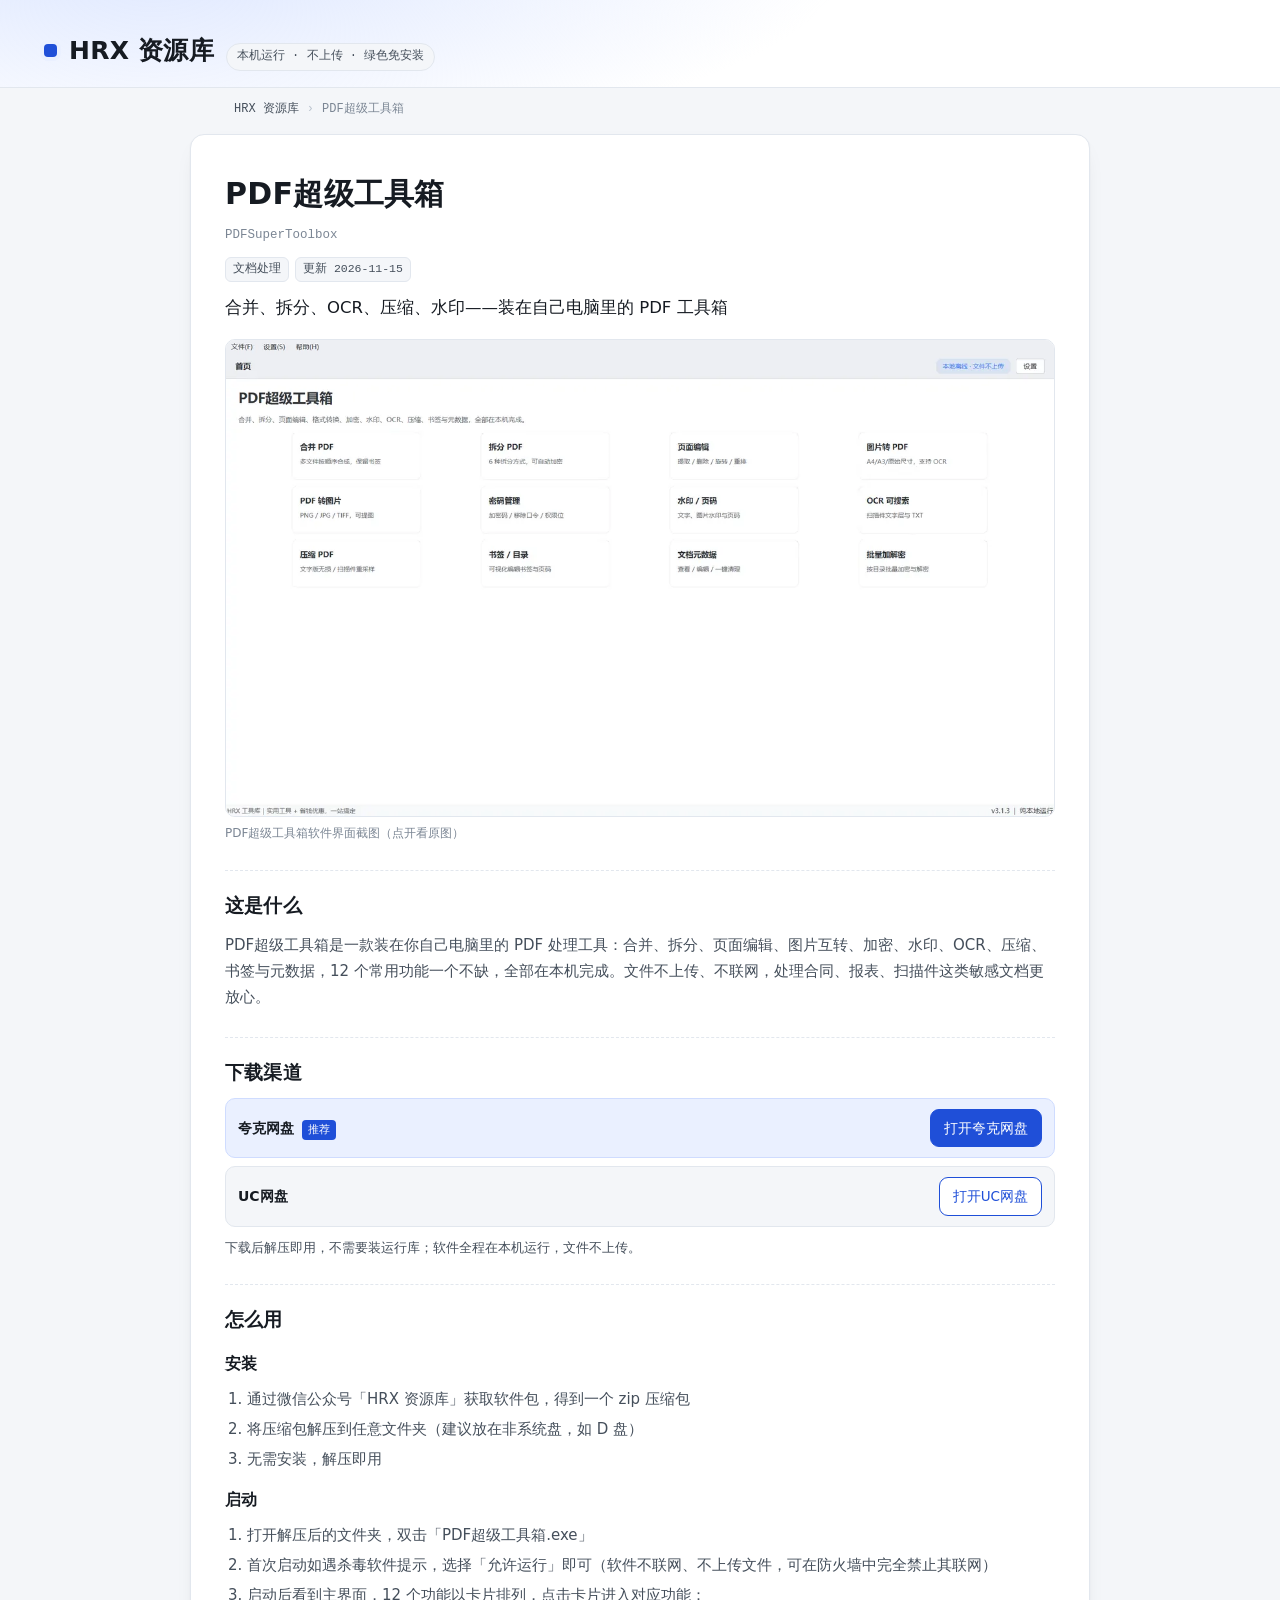
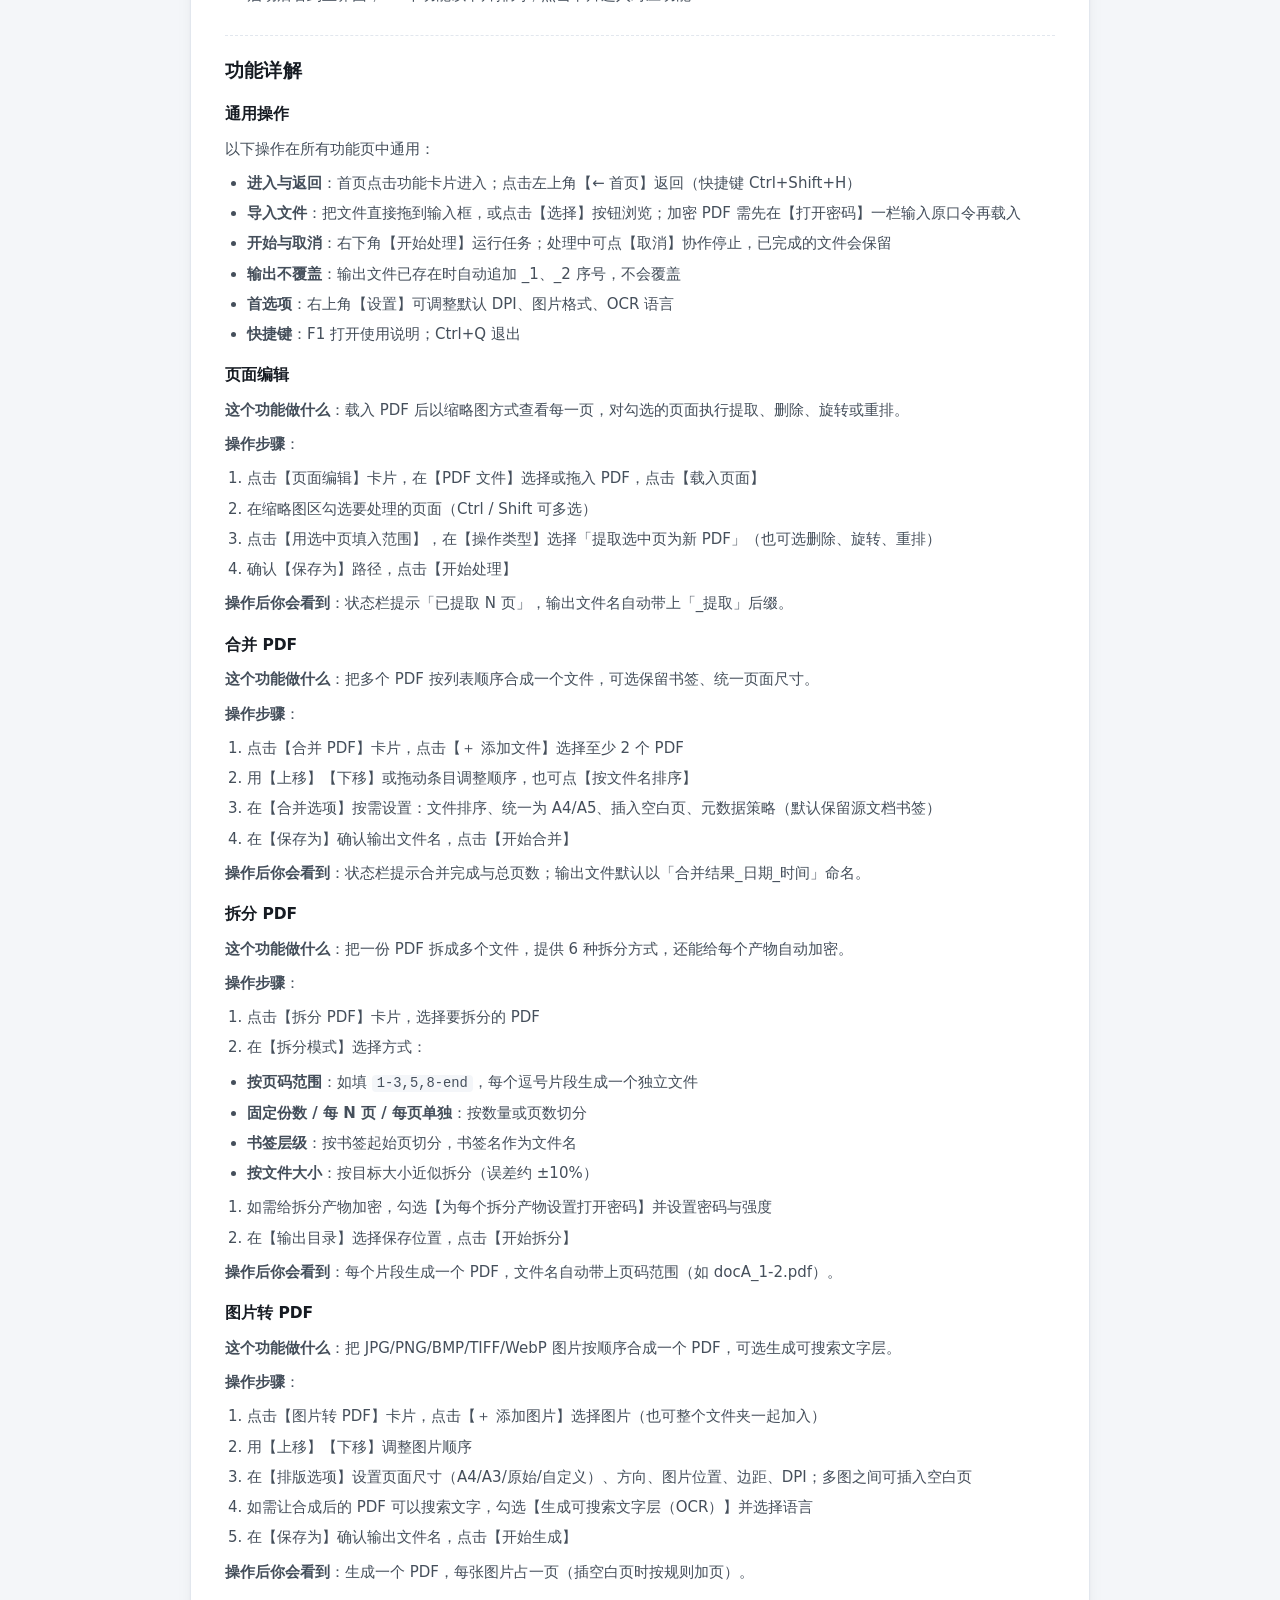
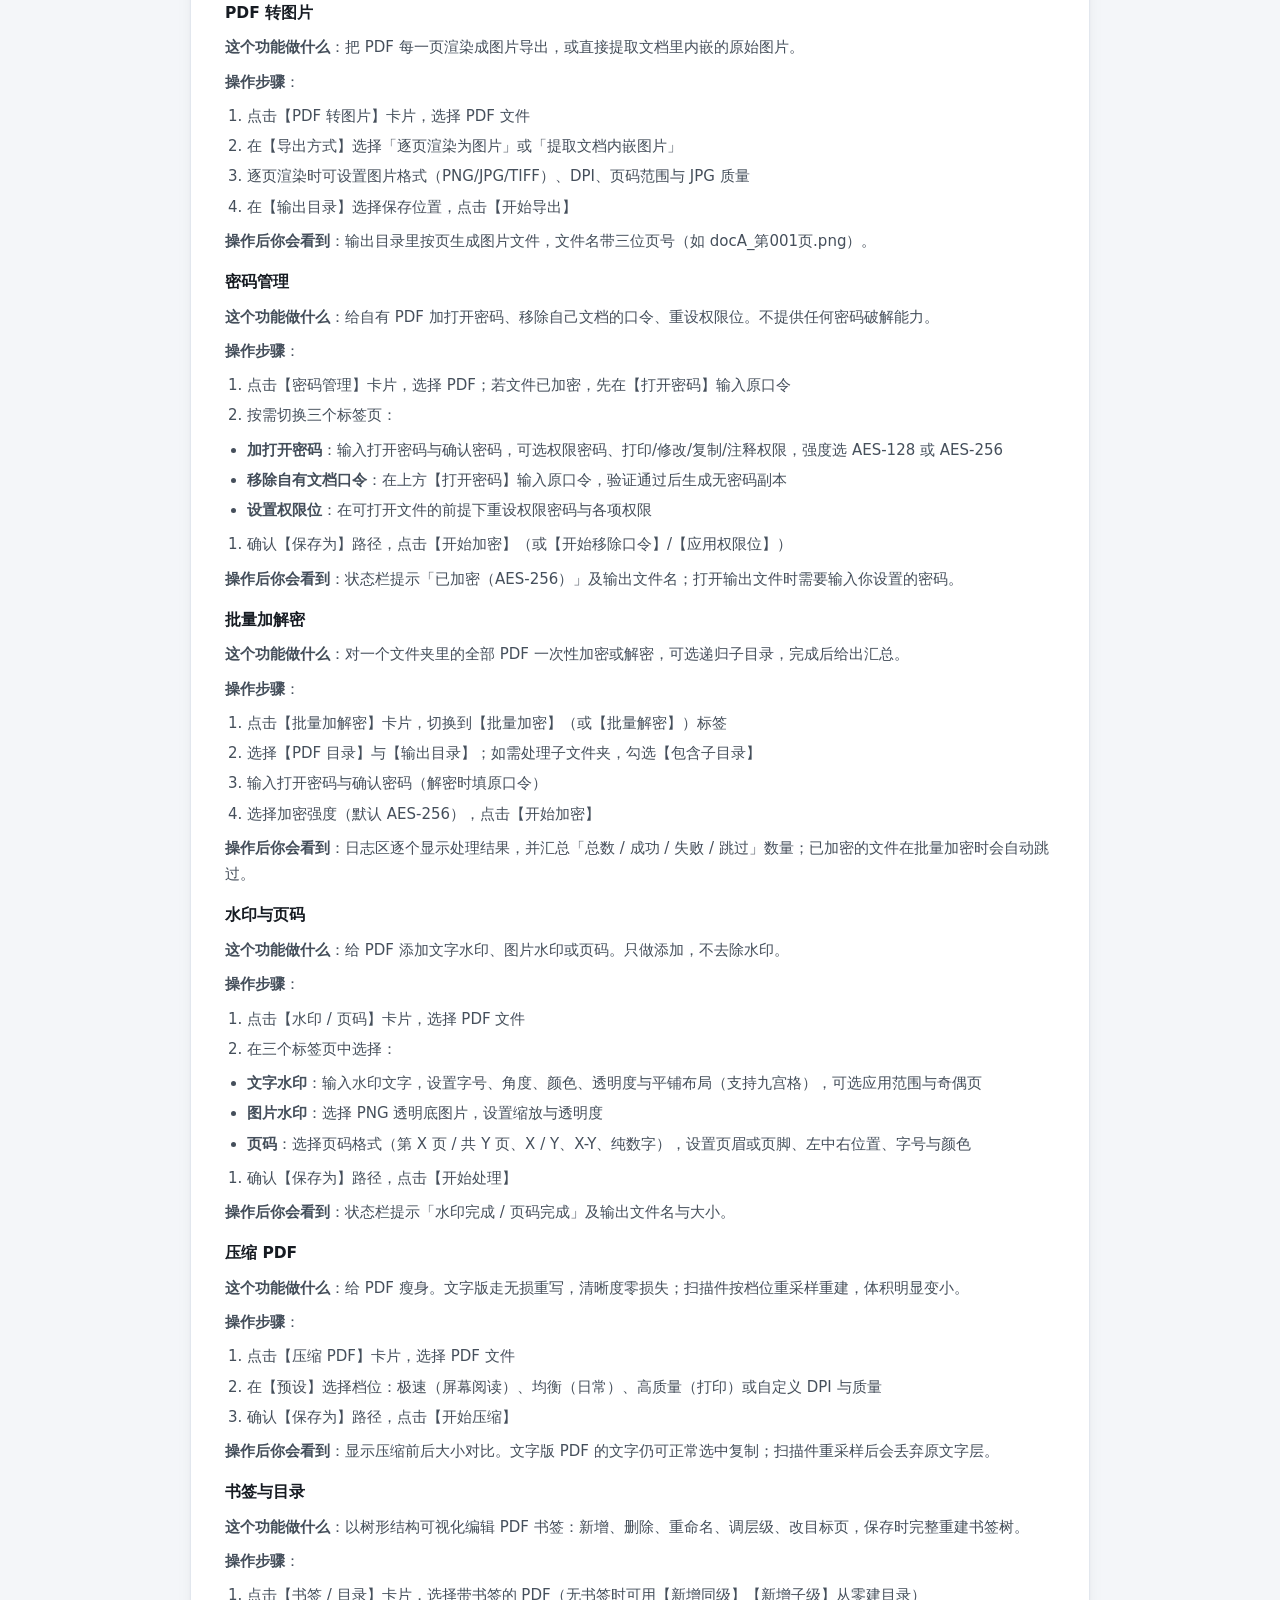
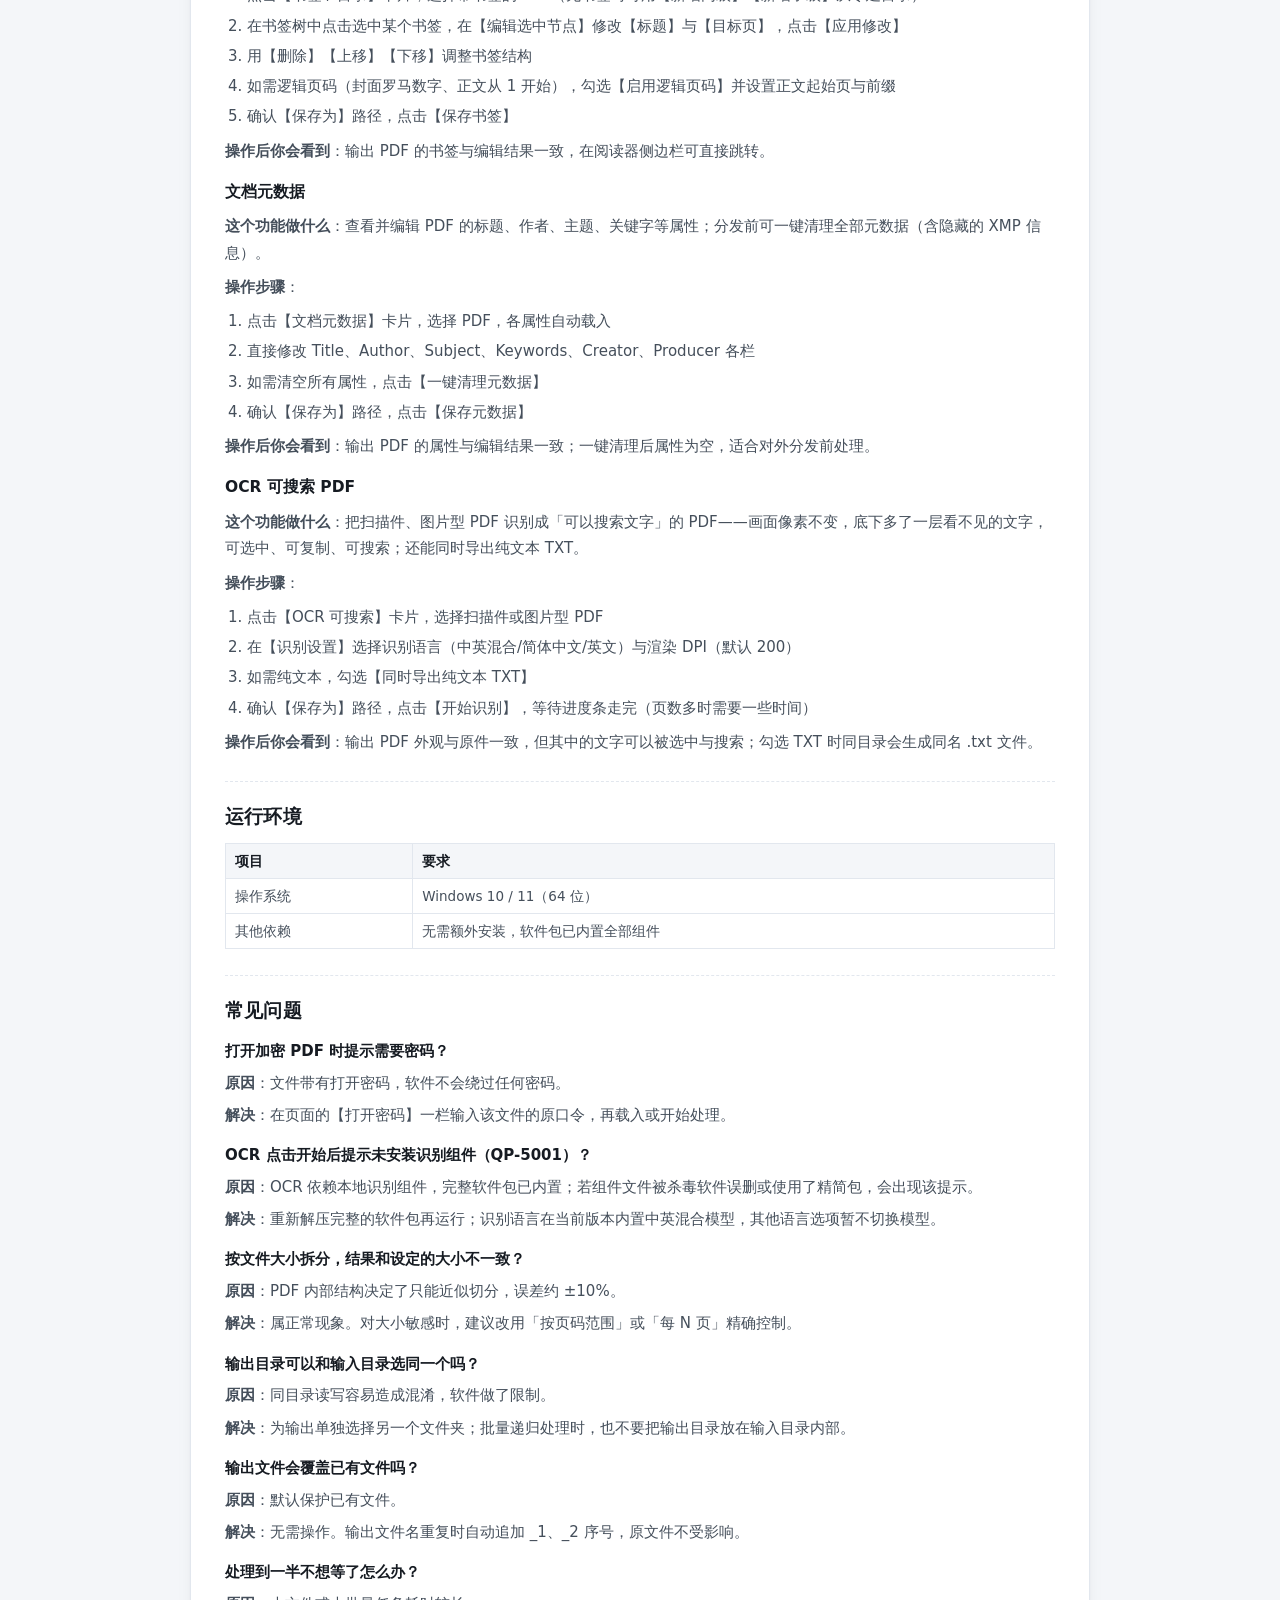
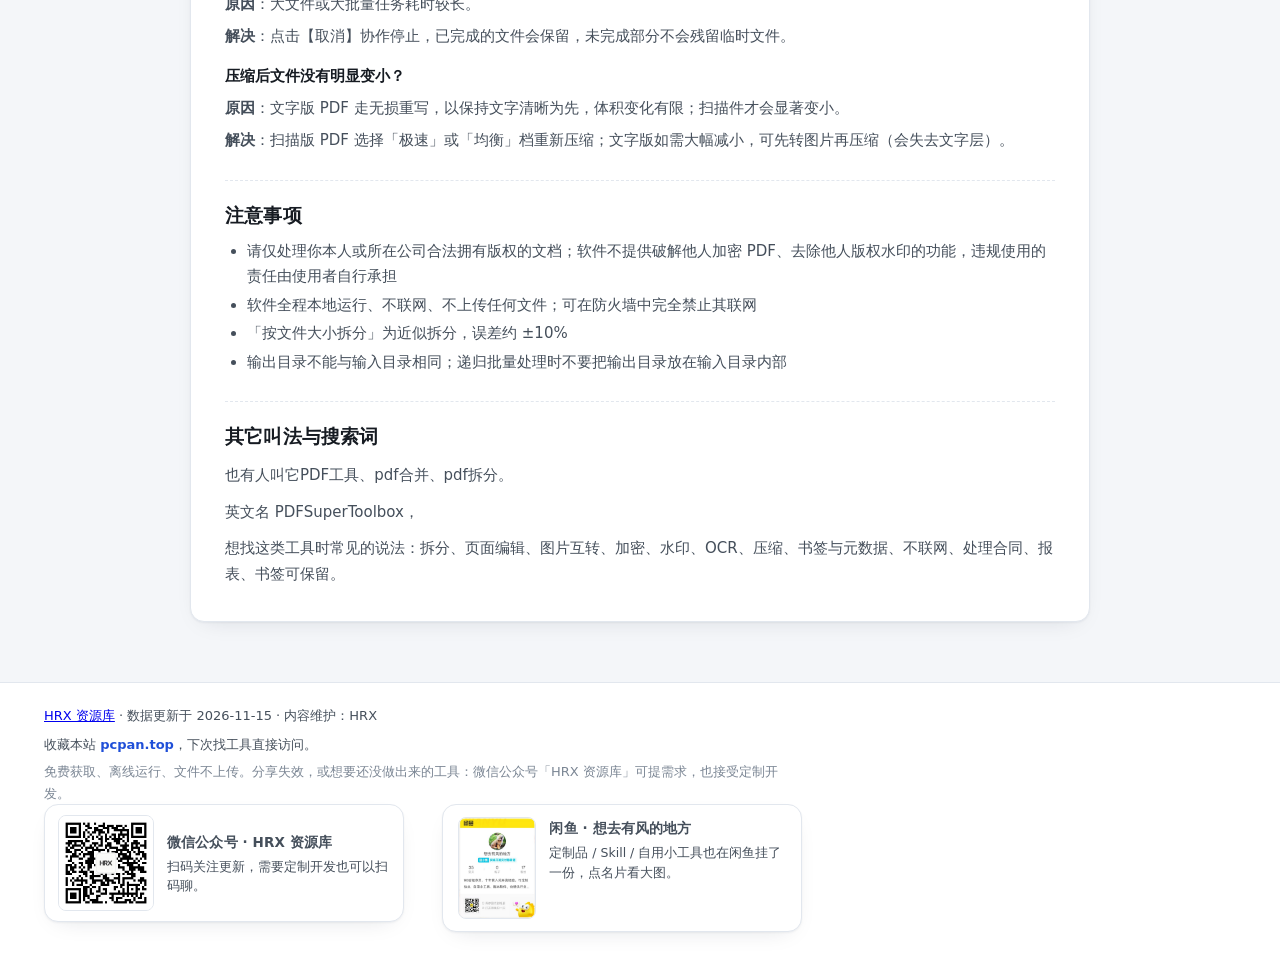
<file: web/soft/pdf-super-toolbox.html>
<!DOCTYPE html>
<html lang="zh-CN">
<head>
<meta charset="utf-8">
<meta name="viewport" content="width=device-width, initial-scale=1">
<title>PDF超级工具箱_合并PDF_离线不上传 - HRX 资源库</title>
<meta name="description" content="合并、拆分、OCR、压缩、水印——装在自己电脑里的 PDF 工具箱。解压即用，全程在本机运行、文件不上传；夸克网盘、UC网盘 分发。">
<meta name="robots" content="index,follow,max-snippet:-1,max-image-preview:large">
<meta name="theme-color" content="#f4f6f9">
<meta property="og:site_name" content="HRX 资源库">
<meta property="og:locale" content="zh_CN">
<link rel="canonical" href="https://pcpan.top/soft/pdf-super-toolbox">
<meta property="og:type" content="website">
<meta property="og:title" content="PDF超级工具箱_合并PDF_离线不上传 - HRX 资源库">
<meta property="og:description" content="合并、拆分、OCR、压缩、水印——装在自己电脑里的 PDF 工具箱。解压即用，全程在本机运行、文件不上传；夸克网盘、UC网盘 分发。">
<meta property="og:url" content="https://pcpan.top/soft/pdf-super-toolbox">
<meta property="og:image" content="https://pcpan.top/images/000pdf-full.webp">
<meta name="twitter:card" content="summary_large_image">
<meta name="twitter:title" content="PDF超级工具箱_合并PDF_离线不上传 - HRX 资源库">
<meta name="twitter:description" content="合并、拆分、OCR、压缩、水印——装在自己电脑里的 PDF 工具箱。解压即用，全程在本机运行、文件不上传；夸克网盘、UC网盘 分发。">
<link rel="icon" href="../favicon.svg" type="image/svg+xml">
<link rel="alternate" type="text/plain" href="../llms.txt">
<link rel="stylesheet" href="../style.css?v=d9f56f6a">
<script type="application/ld+json">{"@context":"https://schema.org","@graph":[{"@type":"SoftwareApplication","name":"PDF超级工具箱","alternateName":"PDFSuperToolbox","description":"合并、拆分、OCR、压缩、水印——装在自己电脑里的 PDF 工具箱","featureList":["合并 PDF：多个 PDF 按顺序合成一个文件，书签可保留","拆分 PDF：6 种拆分方式，还能拆完自动加密","页面编辑：提取、删除、旋转、重排页面，缩略图勾选即用","图片转 PDF：JPG/PNG 等图片合成 PDF，可选 OCR 文字层","PDF 转图片：整本渲染为 PNG/JPG/TIFF，或提取文档内嵌原图","密码管理：加打开密码、移除自有文档口令、设置权限位","批量加解密：整个文件夹一次加密或解密，自动汇总结果","水印 / 页码：文字、图片水印与多种页码格式","压缩 PDF：文字版无损瘦身，扫描件分档重采样","书签 / 目录：可视化增删改书签，支持逻辑页码","文档元数据：查看、编辑、一键清理（含隐藏信息）","OCR 可搜索：扫描件变可搜索 PDF，原图像素不变，可导出 TXT"],"offers":{"@type":"Offer","price":"0","priceCurrency":"CNY"},"url":"https://pcpan.top/soft/pdf-super-toolbox","operatingSystem":"Windows 10 / Windows 11 64 位","applicationCategory":"UtilitiesApplication","dateModified":"2026-11-15","downloadUrl":"https://pan.quark.cn/s/5da6630ec89c","image":"https://pcpan.top/images/000pdf-full.webp"},{"@type":"BreadcrumbList","itemListElement":[{"@type":"ListItem","position":1,"name":"HRX 资源库","item":"https://pcpan.top/"},{"@type":"ListItem","position":2,"name":"PDF超级工具箱","item":"https://pcpan.top/soft/pdf-super-toolbox"}]},{"@type":"FAQPage","mainEntity":[{"@type":"Question","name":"打开加密 PDF 时提示需要密码？","acceptedAnswer":{"@type":"Answer","text":"原因 ：文件带有打开密码，软件不会绕过任何密码。 解决 ：在页面的【打开密码】一栏输入该文件的原口令，再载入或开始处理。"}},{"@type":"Question","name":"OCR 点击开始后提示未安装识别组件（QP-5001）？","acceptedAnswer":{"@type":"Answer","text":"原因 ：OCR 依赖本地识别组件，完整软件包已内置；若组件文件被杀毒软件误删或使用了精简包，会出现该提示。 解决 ：重新解压完整的软件包再运行；识别语言在当前版本内置中英混合模型，其他语言选项暂不切换模型。"}},{"@type":"Question","name":"按文件大小拆分，结果和设定的大小不一致？","acceptedAnswer":{"@type":"Answer","text":"原因 ：PDF 内部结构决定了只能近似切分，误差约 ±10%。 解决 ：属正常现象。对大小敏感时，建议改用「按页码范围」或「每 N 页」精确控制。"}},{"@type":"Question","name":"输出目录可以和输入目录选同一个吗？","acceptedAnswer":{"@type":"Answer","text":"原因 ：同目录读写容易造成混淆，软件做了限制。 解决 ：为输出单独选择另一个文件夹；批量递归处理时，也不要把输出目录放在输入目录内部。"}},{"@type":"Question","name":"输出文件会覆盖已有文件吗？","acceptedAnswer":{"@type":"Answer","text":"原因 ：默认保护已有文件。 解决 ：无需操作。输出文件名重复时自动追加 _1、_2 序号，原文件不受影响。"}},{"@type":"Question","name":"处理到一半不想等了怎么办？","acceptedAnswer":{"@type":"Answer","text":"原因 ：大文件或大批量任务耗时较长。 解决 ：点击【取消】协作停止，已完成的文件会保留，未完成部分不会残留临时文件。"}},{"@type":"Question","name":"压缩后文件没有明显变小？","acceptedAnswer":{"@type":"Answer","text":"原因 ：文字版 PDF 走无损重写，以保持文字清晰为先，体积变化有限；扫描件才会显著变小。 解决 ：扫描版 PDF 选择「极速」或「均衡」档重新压缩；文字版如需大幅减小，可先转图片再压缩（会失去文字层）。"}}]}]}</script>
<script>
var _hmt = _hmt || [];
(function() {
  var hosts = ["pcpan.top", "www.pcpan.top"];
  if (hosts.indexOf(location.hostname.toLowerCase()) < 0) return;
  window.__tjOn = true;  // 采集器据此决定发不发，镜像站保持静默
  var hm = document.createElement("script");
  hm.src = "https://hm.baidu.com/hm.js?644757071a55c85a4cf2b57332f751f0";
  var s = document.getElementsByTagName("script")[0];
  s.parentNode.insertBefore(hm, s);
})();
</script>
<script>
(function() {
  function on() { return window.__tjOn === true; }
  function pv(path) {
    if (on() && window._hmt) window._hmt.push(["_trackPageview", path]);
  }
  function ev(category, action, label) {
    if (!on() || !window._hmt) return;
    var args = ["_trackEvent", category, action];
    if (label != null && label !== "") args.push(String(label));
    window._hmt.push(args);
  }
  window.__tj = { pv: pv, ev: ev, on: on };
  // 捕获阶段跑：同标签页跳转前也来得及入队
  document.addEventListener("click", function (e) {
    var el = e.target;
    if (!el || el.nodeType !== 1) return;
    var hit = el.closest ? el.closest("[data-track]") : null;
    if (!hit) return;
    var id = hit.getAttribute("data-track-id") || "";
    var kind = hit.getAttribute("data-track") || "";
    if (kind === "event") {
      ev(hit.getAttribute("data-track-cat") || "other",
         hit.getAttribute("data-track-act") || "click",
         hit.getAttribute("data-track-label") || "");
      return;
    }
    if (!id || !kind) return;
    var arg = hit.getAttribute("data-track-arg") || "";
    pv("/x/" + id + "/" + kind + (arg ? "/" + arg : ""));
  }, true);
})();
</script>
</head>
<body class="subpage">
<a class="skip" href="#main">跳到正文</a>

<header class="masthead masthead-compact">
  <div class="brand">
    <span class="mark" aria-hidden="true"></span>
    <a class="wordmark" href="../index.html">HRX 资源库</a>
    <span class="tagline">本机运行 · 不上传 · 绿色免安装</span>
  </div>
</header>

<nav class="crumbs" aria-label="所在位置"><a href="../index.html">HRX 资源库</a><span class="sep">›</span><span aria-current="page">PDF超级工具箱</span></nav>

<main id="main" class="detail">
  <article class="detail-body">
    <h1>PDF超级工具箱</h1>
    <p class="alt-name">PDFSuperToolbox</p>
    <div class="meta-row"><span class="pill">文档处理</span><span class="pill">更新 2026-11-15</span></div>
    <p class="lead">合并、拆分、OCR、压缩、水印——装在自己电脑里的 PDF 工具箱</p>
    <figure class="detail-cover">
      <a href="../images/000pdf-full.webp" class="zoom-link"><img src="../images/000pdf-cover.webp" alt="PDF超级工具箱软件界面截图" loading="lazy"></a>
      <figcaption>PDF超级工具箱软件界面截图（点开看原图）</figcaption>
    </figure>
    <section class="block" id="about">
      <h2>这是什么</h2>
<p>PDF超级工具箱是一款装在你自己电脑里的 PDF 处理工具：合并、拆分、页面编辑、图片互转、加密、水印、OCR、压缩、书签与元数据，12 个常用功能一个不缺，全部在本机完成。文件不上传、不联网，处理合同、报表、扫描件这类敏感文档更放心。</p>
    </section>
    <section class="block" id="download">
      <h2>下载渠道</h2>
<div class="dl-list">
      <div class="dl-item primary"><div class="dl-main"><span class="dl-platform">夸克网盘</span><span class="dl-tag">推荐</span></div><div class="dl-side"><a class="btn dl-open" href="https://pan.quark.cn/s/5da6630ec89c" target="_blank" rel="noopener" data-track="dl" data-track-id="pdf-super-toolbox" data-track-arg="quark">打开夸克网盘</a></div></div>
      <div class="dl-item"><div class="dl-main"><span class="dl-platform">UC网盘</span></div><div class="dl-side"><a class="btn dl-open ghost" href="https://drive.uc.cn/s/4316096f0e924?public=1" target="_blank" rel="noopener" data-track="dl" data-track-id="pdf-super-toolbox" data-track-arg="uc">打开UC网盘</a></div></div>
      </div>
      <p class="dl-tip">下载后解压即用，不需要装运行库；软件全程在本机运行，文件不上传。</p>
    </section>
    <section class="block" id="install">
      <h2>怎么用</h2>
<section class="sub">
        <h3>安装</h3>
      <ol><li>通过微信公众号「HRX 资源库」获取软件包，得到一个 zip 压缩包</li><li>将压缩包解压到任意文件夹（建议放在非系统盘，如 D 盘）</li><li>无需安装，解压即用</li></ol>
      </section>
      <section class="sub">
        <h3>启动</h3>
      <ol><li>打开解压后的文件夹，双击「PDF超级工具箱.exe」</li><li>首次启动如遇杀毒软件提示，选择「允许运行」即可（软件不联网、不上传文件，可在防火墙中完全禁止其联网）</li><li>启动后看到主界面，12 个功能以卡片排列，点击卡片进入对应功能：</li></ol>
      <p></p>
      </section>
    </section>
    <section class="block" id="features">
      <h2>功能详解</h2>
<section class="sub">
        <h3>通用操作</h3>
      <p>以下操作在所有功能页中通用：</p>
      <ul><li><strong>进入与返回</strong>：首页点击功能卡片进入；点击左上角【← 首页】返回（快捷键 Ctrl+Shift+H）</li><li><strong>导入文件</strong>：把文件直接拖到输入框，或点击【选择】按钮浏览；加密 PDF 需先在【打开密码】一栏输入原口令再载入</li><li><strong>开始与取消</strong>：右下角【开始处理】运行任务；处理中可点【取消】协作停止，已完成的文件会保留</li><li><strong>输出不覆盖</strong>：输出文件已存在时自动追加 _1、_2 序号，不会覆盖</li><li><strong>首选项</strong>：右上角【设置】可调整默认 DPI、图片格式、OCR 语言</li><li><strong>快捷键</strong>：F1 打开使用说明；Ctrl+Q 退出</li></ul>
      </section>
      <section class="sub">
        <h3>页面编辑</h3>
      <p><strong>这个功能做什么</strong>：载入 PDF 后以缩略图方式查看每一页，对勾选的页面执行提取、删除、旋转或重排。</p>
      <p><strong>操作步骤</strong>：</p>
      <ol><li>点击【页面编辑】卡片，在【PDF 文件】选择或拖入 PDF，点击【载入页面】</li><li>在缩略图区勾选要处理的页面（Ctrl / Shift 可多选）</li><li>点击【用选中页填入范围】，在【操作类型】选择「提取选中页为新 PDF」（也可选删除、旋转、重排）</li><li>确认【保存为】路径，点击【开始处理】</li></ol>
      <p><strong>操作后你会看到</strong>：状态栏提示「已提取 N 页」，输出文件名自动带上「_提取」后缀。</p>
      <p></p>
      <p></p>
      </section>
      <section class="sub">
        <h3>合并 PDF</h3>
      <p><strong>这个功能做什么</strong>：把多个 PDF 按列表顺序合成一个文件，可选保留书签、统一页面尺寸。</p>
      <p><strong>操作步骤</strong>：</p>
      <ol><li>点击【合并 PDF】卡片，点击【＋ 添加文件】选择至少 2 个 PDF</li><li>用【上移】【下移】或拖动条目调整顺序，也可点【按文件名排序】</li><li>在【合并选项】按需设置：文件排序、统一为 A4/A5、插入空白页、元数据策略（默认保留源文档书签）</li><li>在【保存为】确认输出文件名，点击【开始合并】</li></ol>
      <p><strong>操作后你会看到</strong>：状态栏提示合并完成与总页数；输出文件默认以「合并结果_日期_时间」命名。</p>
      <p></p>
      </section>
      <section class="sub">
        <h3>拆分 PDF</h3>
      <p><strong>这个功能做什么</strong>：把一份 PDF 拆成多个文件，提供 6 种拆分方式，还能给每个产物自动加密。</p>
      <p><strong>操作步骤</strong>：</p>
      <ol><li>点击【拆分 PDF】卡片，选择要拆分的 PDF</li><li>在【拆分模式】选择方式：</li></ol>
      <ul><li><strong>按页码范围</strong>：如填 <code>1-3,5,8-end</code>，每个逗号片段生成一个独立文件</li><li><strong>固定份数 / 每 N 页 / 每页单独</strong>：按数量或页数切分</li><li><strong>书签层级</strong>：按书签起始页切分，书签名作为文件名</li><li><strong>按文件大小</strong>：按目标大小近似拆分（误差约 ±10%）</li></ul>
      <ol><li>如需给拆分产物加密，勾选【为每个拆分产物设置打开密码】并设置密码与强度</li><li>在【输出目录】选择保存位置，点击【开始拆分】</li></ol>
      <p><strong>操作后你会看到</strong>：每个片段生成一个 PDF，文件名自动带上页码范围（如 docA_1-2.pdf）。</p>
      <p></p>
      </section>
      <section class="sub">
        <h3>图片转 PDF</h3>
      <p><strong>这个功能做什么</strong>：把 JPG/PNG/BMP/TIFF/WebP 图片按顺序合成一个 PDF，可选生成可搜索文字层。</p>
      <p><strong>操作步骤</strong>：</p>
      <ol><li>点击【图片转 PDF】卡片，点击【＋ 添加图片】选择图片（也可整个文件夹一起加入）</li><li>用【上移】【下移】调整图片顺序</li><li>在【排版选项】设置页面尺寸（A4/A3/原始/自定义）、方向、图片位置、边距、DPI；多图之间可插入空白页</li><li>如需让合成后的 PDF 可以搜索文字，勾选【生成可搜索文字层（OCR）】并选择语言</li><li>在【保存为】确认输出文件名，点击【开始生成】</li></ol>
      <p><strong>操作后你会看到</strong>：生成一个 PDF，每张图片占一页（插空白页时按规则加页）。</p>
      <p></p>
      </section>
      <section class="sub">
        <h3>PDF 转图片</h3>
      <p><strong>这个功能做什么</strong>：把 PDF 每一页渲染成图片导出，或直接提取文档里内嵌的原始图片。</p>
      <p><strong>操作步骤</strong>：</p>
      <ol><li>点击【PDF 转图片】卡片，选择 PDF 文件</li><li>在【导出方式】选择「逐页渲染为图片」或「提取文档内嵌图片」</li><li>逐页渲染时可设置图片格式（PNG/JPG/TIFF）、DPI、页码范围与 JPG 质量</li><li>在【输出目录】选择保存位置，点击【开始导出】</li></ol>
      <p><strong>操作后你会看到</strong>：输出目录里按页生成图片文件，文件名带三位页号（如 docA_第001页.png）。</p>
      <p></p>
      </section>
      <section class="sub">
        <h3>密码管理</h3>
      <p><strong>这个功能做什么</strong>：给自有 PDF 加打开密码、移除自己文档的口令、重设权限位。不提供任何密码破解能力。</p>
      <p><strong>操作步骤</strong>：</p>
      <ol><li>点击【密码管理】卡片，选择 PDF；若文件已加密，先在【打开密码】输入原口令</li><li>按需切换三个标签页：</li></ol>
      <ul><li><strong>加打开密码</strong>：输入打开密码与确认密码，可选权限密码、打印/修改/复制/注释权限，强度选 AES-128 或 AES-256</li><li><strong>移除自有文档口令</strong>：在上方【打开密码】输入原口令，验证通过后生成无密码副本</li><li><strong>设置权限位</strong>：在可打开文件的前提下重设权限密码与各项权限</li></ul>
      <ol><li>确认【保存为】路径，点击【开始加密】（或【开始移除口令】/【应用权限位】）</li></ol>
      <p><strong>操作后你会看到</strong>：状态栏提示「已加密（AES-256）」及输出文件名；打开输出文件时需要输入你设置的密码。</p>
      <p></p>
      </section>
      <section class="sub">
        <h3>批量加解密</h3>
      <p><strong>这个功能做什么</strong>：对一个文件夹里的全部 PDF 一次性加密或解密，可选递归子目录，完成后给出汇总。</p>
      <p><strong>操作步骤</strong>：</p>
      <ol><li>点击【批量加解密】卡片，切换到【批量加密】（或【批量解密】）标签</li><li>选择【PDF 目录】与【输出目录】；如需处理子文件夹，勾选【包含子目录】</li><li>输入打开密码与确认密码（解密时填原口令）</li><li>选择加密强度（默认 AES-256），点击【开始加密】</li></ol>
      <p><strong>操作后你会看到</strong>：日志区逐个显示处理结果，并汇总「总数 / 成功 / 失败 / 跳过」数量；已加密的文件在批量加密时会自动跳过。</p>
      <p></p>
      </section>
      <section class="sub">
        <h3>水印与页码</h3>
      <p><strong>这个功能做什么</strong>：给 PDF 添加文字水印、图片水印或页码。只做添加，不去除水印。</p>
      <p><strong>操作步骤</strong>：</p>
      <ol><li>点击【水印 / 页码】卡片，选择 PDF 文件</li><li>在三个标签页中选择：</li></ol>
      <ul><li><strong>文字水印</strong>：输入水印文字，设置字号、角度、颜色、透明度与平铺布局（支持九宫格），可选应用范围与奇偶页</li><li><strong>图片水印</strong>：选择 PNG 透明底图片，设置缩放与透明度</li><li><strong>页码</strong>：选择页码格式（第 X 页 / 共 Y 页、X / Y、X-Y、纯数字），设置页眉或页脚、左中右位置、字号与颜色</li></ul>
      <ol><li>确认【保存为】路径，点击【开始处理】</li></ol>
      <p><strong>操作后你会看到</strong>：状态栏提示「水印完成 / 页码完成」及输出文件名与大小。</p>
      <p></p>
      <p></p>
      </section>
      <section class="sub">
        <h3>压缩 PDF</h3>
      <p><strong>这个功能做什么</strong>：给 PDF 瘦身。文字版走无损重写，清晰度零损失；扫描件按档位重采样重建，体积明显变小。</p>
      <p><strong>操作步骤</strong>：</p>
      <ol><li>点击【压缩 PDF】卡片，选择 PDF 文件</li><li>在【预设】选择档位：极速（屏幕阅读）、均衡（日常）、高质量（打印）或自定义 DPI 与质量</li><li>确认【保存为】路径，点击【开始压缩】</li></ol>
      <p><strong>操作后你会看到</strong>：显示压缩前后大小对比。文字版 PDF 的文字仍可正常选中复制；扫描件重采样后会丢弃原文字层。</p>
      <p></p>
      </section>
      <section class="sub">
        <h3>书签与目录</h3>
      <p><strong>这个功能做什么</strong>：以树形结构可视化编辑 PDF 书签：新增、删除、重命名、调层级、改目标页，保存时完整重建书签树。</p>
      <p><strong>操作步骤</strong>：</p>
      <ol><li>点击【书签 / 目录】卡片，选择带书签的 PDF（无书签时可用【新增同级】【新增子级】从零建目录）</li><li>在书签树中点击选中某个书签，在【编辑选中节点】修改【标题】与【目标页】，点击【应用修改】</li><li>用【删除】【上移】【下移】调整书签结构</li><li>如需逻辑页码（封面罗马数字、正文从 1 开始），勾选【启用逻辑页码】并设置正文起始页与前缀</li><li>确认【保存为】路径，点击【保存书签】</li></ol>
      <p><strong>操作后你会看到</strong>：输出 PDF 的书签与编辑结果一致，在阅读器侧边栏可直接跳转。</p>
      <p></p>
      </section>
      <section class="sub">
        <h3>文档元数据</h3>
      <p><strong>这个功能做什么</strong>：查看并编辑 PDF 的标题、作者、主题、关键字等属性；分发前可一键清理全部元数据（含隐藏的 XMP 信息）。</p>
      <p><strong>操作步骤</strong>：</p>
      <ol><li>点击【文档元数据】卡片，选择 PDF，各属性自动载入</li><li>直接修改 Title、Author、Subject、Keywords、Creator、Producer 各栏</li><li>如需清空所有属性，点击【一键清理元数据】</li><li>确认【保存为】路径，点击【保存元数据】</li></ol>
      <p><strong>操作后你会看到</strong>：输出 PDF 的属性与编辑结果一致；一键清理后属性为空，适合对外分发前处理。</p>
      <p></p>
      </section>
      <section class="sub">
        <h3>OCR 可搜索 PDF</h3>
      <p><strong>这个功能做什么</strong>：把扫描件、图片型 PDF 识别成「可以搜索文字」的 PDF——画面像素不变，底下多了一层看不见的文字，可选中、可复制、可搜索；还能同时导出纯文本 TXT。</p>
      <p><strong>操作步骤</strong>：</p>
      <ol><li>点击【OCR 可搜索】卡片，选择扫描件或图片型 PDF</li><li>在【识别设置】选择识别语言（中英混合/简体中文/英文）与渲染 DPI（默认 200）</li><li>如需纯文本，勾选【同时导出纯文本 TXT】</li><li>确认【保存为】路径，点击【开始识别】，等待进度条走完（页数多时需要一些时间）</li></ol>
      <p><strong>操作后你会看到</strong>：输出 PDF 外观与原件一致，但其中的文字可以被选中与搜索；勾选 TXT 时同目录会生成同名 .txt 文件。</p>
      <p></p>
      </section>
    </section>
    <section class="block" id="requirements">
      <h2>运行环境</h2>
<table class="md"><thead><tr><th>项目</th><th>要求</th></tr></thead><tbody><tr><td>操作系统</td><td>Windows 10 / 11（64 位）</td></tr><tr><td>其他依赖</td><td>无需额外安装，软件包已内置全部组件</td></tr></tbody></table>
    </section>
    <section class="block" id="faq">
      <h2>常见问题</h2>
<dl class="faq">
      <dt>打开加密 PDF 时提示需要密码？</dt>
      <dd>      <p><strong>原因</strong>：文件带有打开密码，软件不会绕过任何密码。</p>
      <p><strong>解决</strong>：在页面的【打开密码】一栏输入该文件的原口令，再载入或开始处理。</p>
      </dd>
      <dt>OCR 点击开始后提示未安装识别组件（QP-5001）？</dt>
      <dd>      <p><strong>原因</strong>：OCR 依赖本地识别组件，完整软件包已内置；若组件文件被杀毒软件误删或使用了精简包，会出现该提示。</p>
      <p><strong>解决</strong>：重新解压完整的软件包再运行；识别语言在当前版本内置中英混合模型，其他语言选项暂不切换模型。</p>
      </dd>
      <dt>按文件大小拆分，结果和设定的大小不一致？</dt>
      <dd>      <p><strong>原因</strong>：PDF 内部结构决定了只能近似切分，误差约 ±10%。</p>
      <p><strong>解决</strong>：属正常现象。对大小敏感时，建议改用「按页码范围」或「每 N 页」精确控制。</p>
      </dd>
      <dt>输出目录可以和输入目录选同一个吗？</dt>
      <dd>      <p><strong>原因</strong>：同目录读写容易造成混淆，软件做了限制。</p>
      <p><strong>解决</strong>：为输出单独选择另一个文件夹；批量递归处理时，也不要把输出目录放在输入目录内部。</p>
      </dd>
      <dt>输出文件会覆盖已有文件吗？</dt>
      <dd>      <p><strong>原因</strong>：默认保护已有文件。</p>
      <p><strong>解决</strong>：无需操作。输出文件名重复时自动追加 _1、_2 序号，原文件不受影响。</p>
      </dd>
      <dt>处理到一半不想等了怎么办？</dt>
      <dd>      <p><strong>原因</strong>：大文件或大批量任务耗时较长。</p>
      <p><strong>解决</strong>：点击【取消】协作停止，已完成的文件会保留，未完成部分不会残留临时文件。</p>
      </dd>
      <dt>压缩后文件没有明显变小？</dt>
      <dd>      <p><strong>原因</strong>：文字版 PDF 走无损重写，以保持文字清晰为先，体积变化有限；扫描件才会显著变小。</p>
      <p><strong>解决</strong>：扫描版 PDF 选择「极速」或「均衡」档重新压缩；文字版如需大幅减小，可先转图片再压缩（会失去文字层）。</p>
      </dd>
      </dl>
    </section>
    <section class="block" id="notes">
      <h2>注意事项</h2>
<ul><li>请仅处理你本人或所在公司合法拥有版权的文档；软件不提供破解他人加密 PDF、去除他人版权水印的功能，违规使用的责任由使用者自行承担</li><li>软件全程本地运行、不联网、不上传任何文件；可在防火墙中完全禁止其联网</li><li>「按文件大小拆分」为近似拆分，误差约 ±10%</li><li>输出目录不能与输入目录相同；递归批量处理时不要把输出目录放在输入目录内部</li></ul>
    </section>
    <section class="block" id="words">
      <h2>其它叫法与搜索词</h2>
<p>也有人叫它PDF工具、pdf合并、pdf拆分。</p>
      <p>英文名 PDFSuperToolbox，</p>
      <p>想找这类工具时常见的说法：拆分、页面编辑、图片互转、加密、水印、OCR、压缩、书签与元数据、不联网、处理合同、报表、书签可保留。</p>
    </section>

  </article>
</main>

<footer class="foot foot-compact">
  <div class="foot-text">
    <p><a href="../index.html">HRX 资源库</a> · 数据更新于 2026-11-15 · 内容维护：HRX</p>
    <p class="bookmark">收藏本站 <a href="https://pcpan.top/">pcpan.top</a>，下次找工具直接访问。</p>
    <p class="fine">免费获取、离线运行、文件不上传。分享失效，或想要还没做出来的工具：微信公众号「HRX 资源库」可提需求，也接受定制开发。</p>
  </div>
  <div class="foot-cards">
    <figure class="contact contact-foot">
      <a class="qr-zoom" href="../images/wechat-qr.png" target="_blank" rel="noopener" aria-label="新窗口打开微信公众号二维码大图">
        <img class="qr" src="../images/wechat-qr.png" alt="HRX 微信公众号二维码" width="258" height="258" loading="lazy">
      </a>
      <figcaption>
        <b>微信公众号 · HRX 资源库</b>
        <span>扫码关注更新，需要定制开发也可以扫码聊。</span>
      </figcaption>
    </figure>
    <figure class="contact contact-xianyu">
      <a class="xy-thumb" href="../images/xianyu-qr.jpg" target="_blank" rel="noopener" aria-label="新窗口打开闲鱼号推广名片大图">
        <img src="../images/xianyu-qr.jpg" alt="HRX 闲鱼号推广名片，保存图片到相册后打开闲鱼扫一扫" width="480" height="632" loading="lazy">
      </a>
      <figcaption>
        <b>闲鱼 · 想去有风的地方</b>
        <span>定制品 / Skill / 自用小工具也在闲鱼挂了一份，点名片看大图。</span>
      </figcaption>
    </figure>
  </div>
</footer>
</body>
</html>
</file>
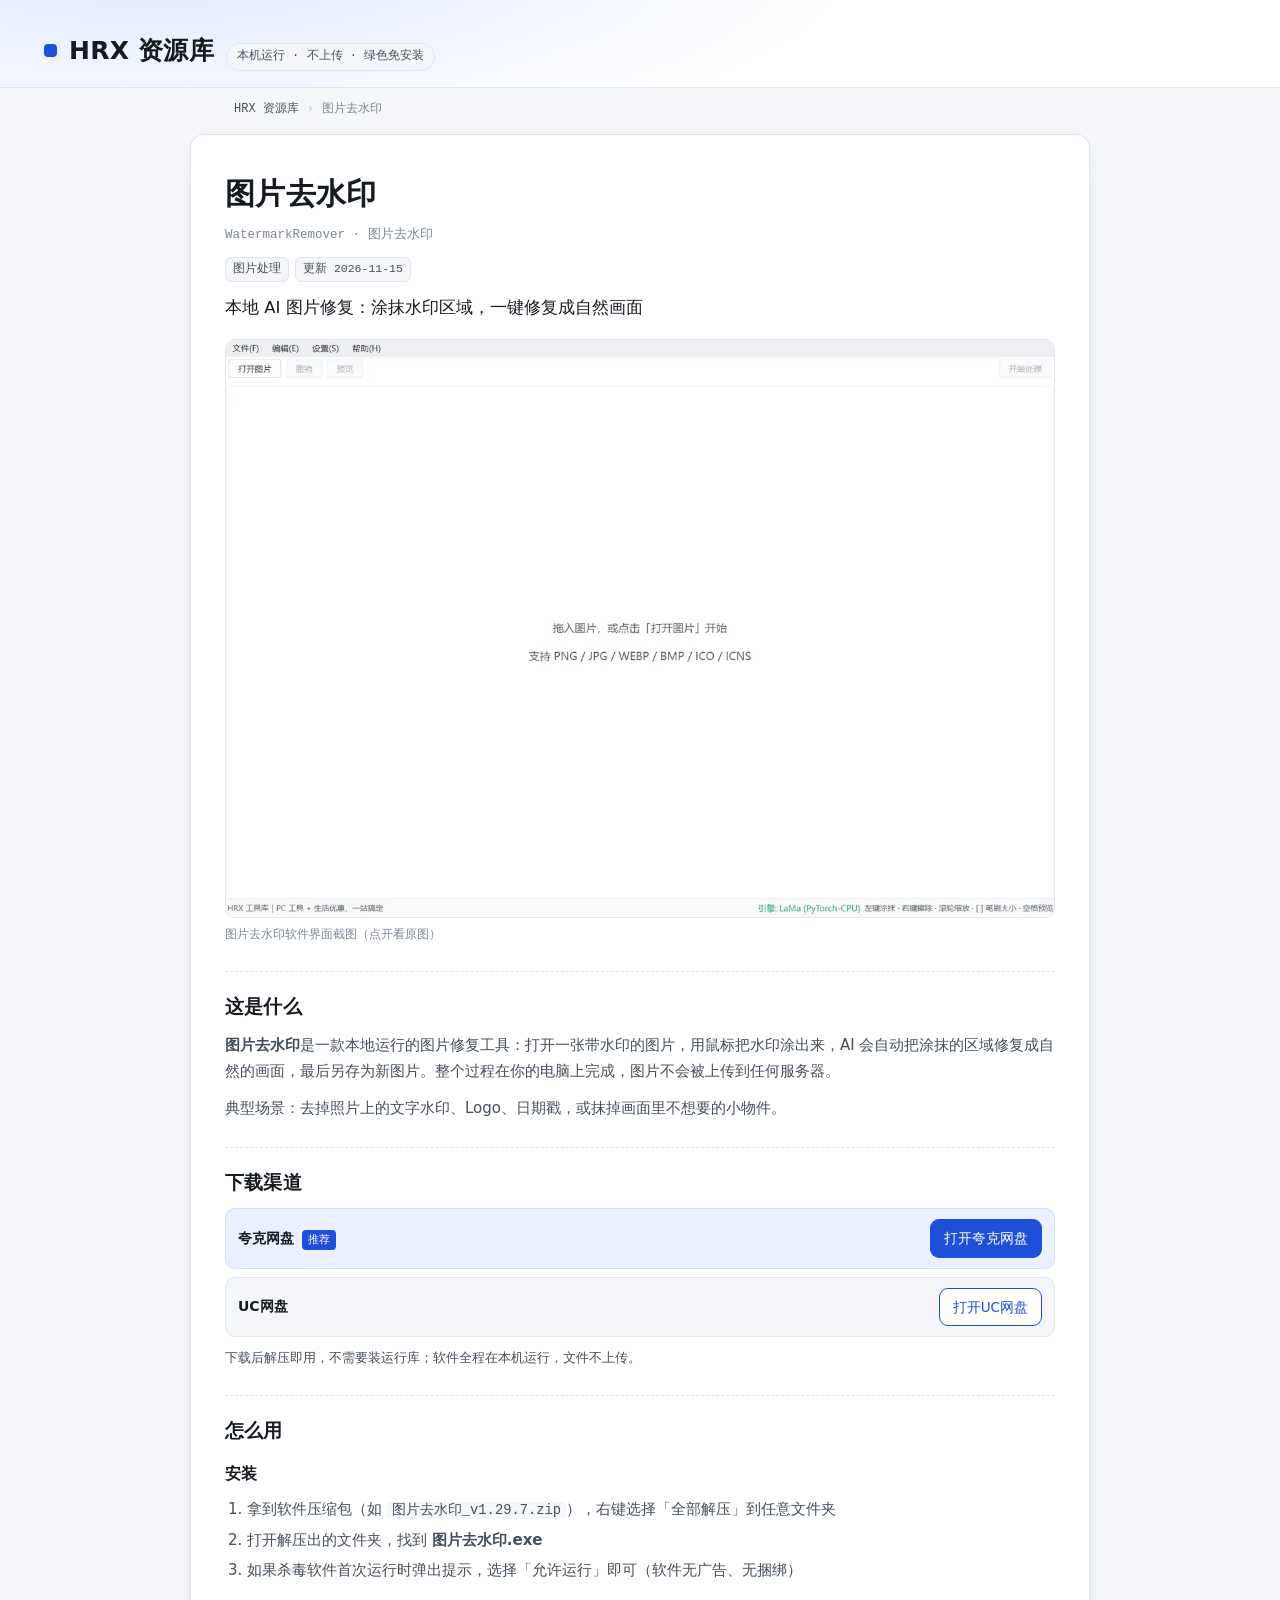
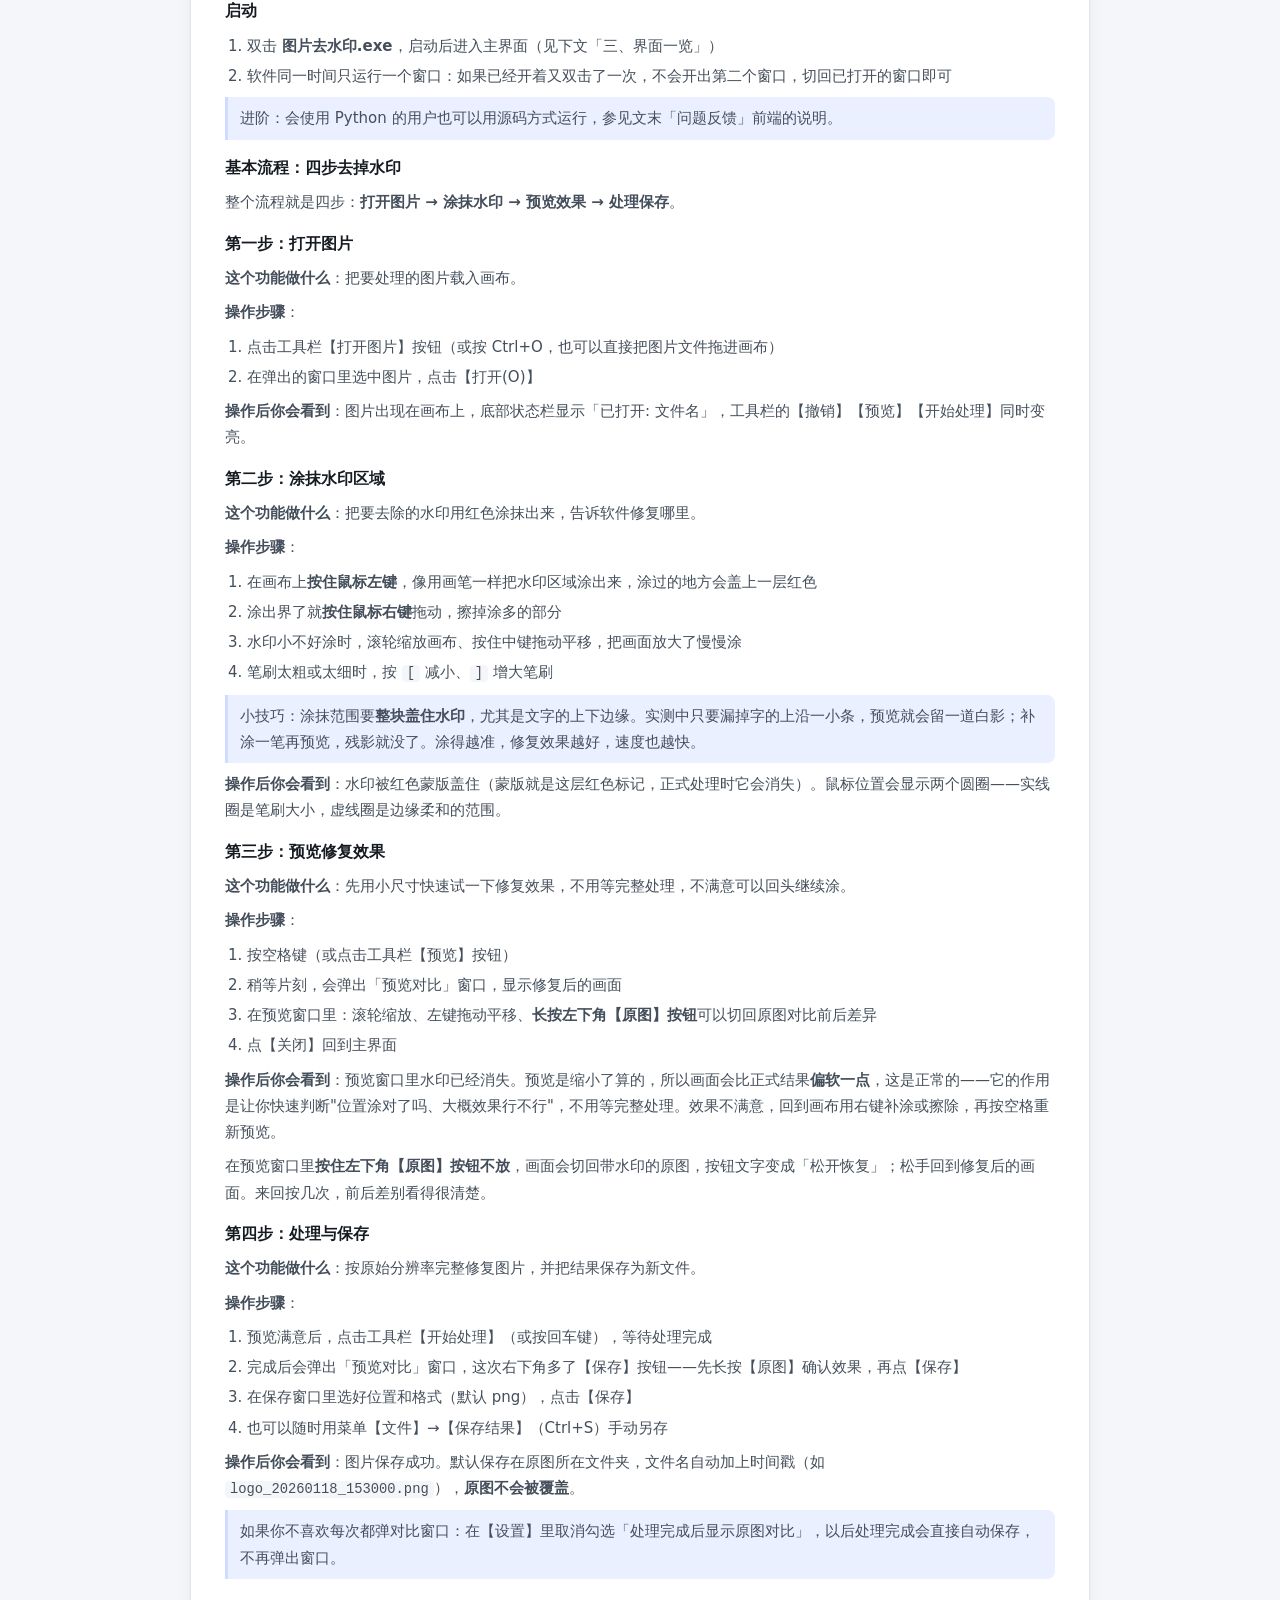
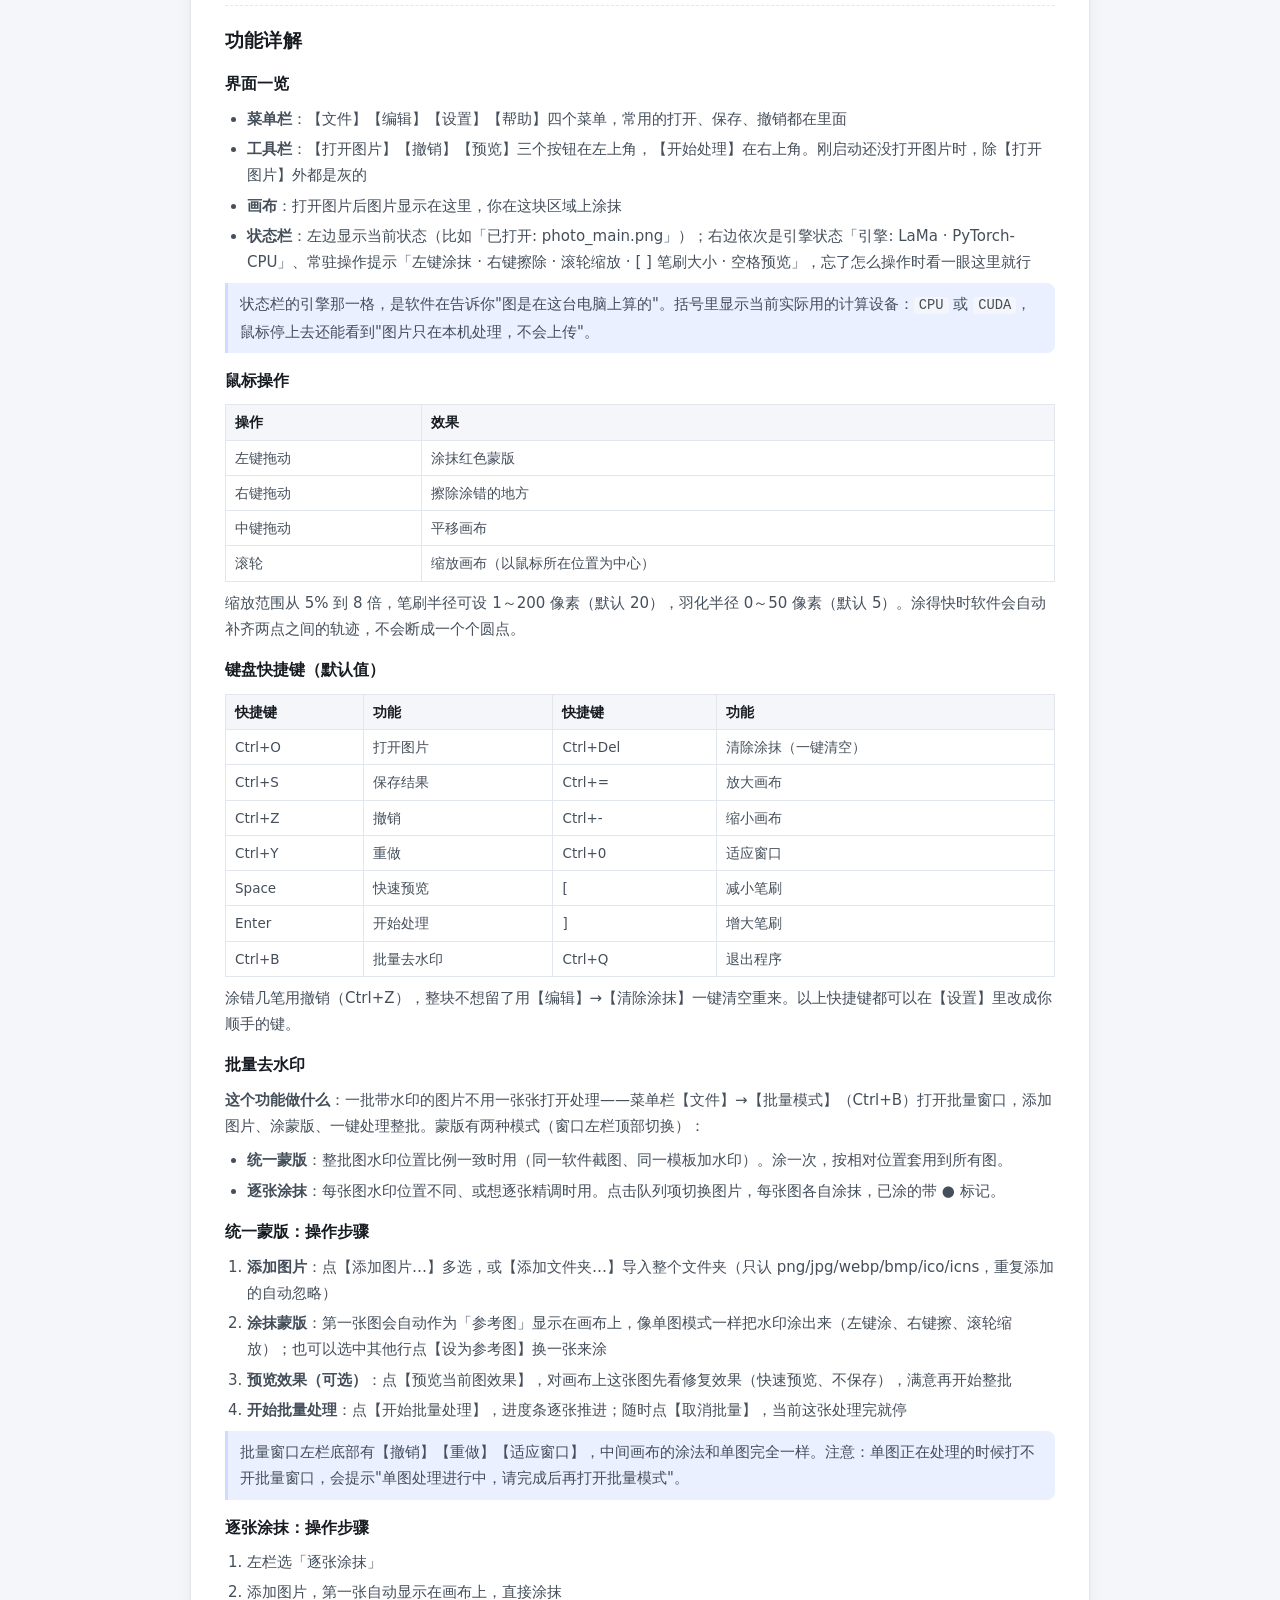
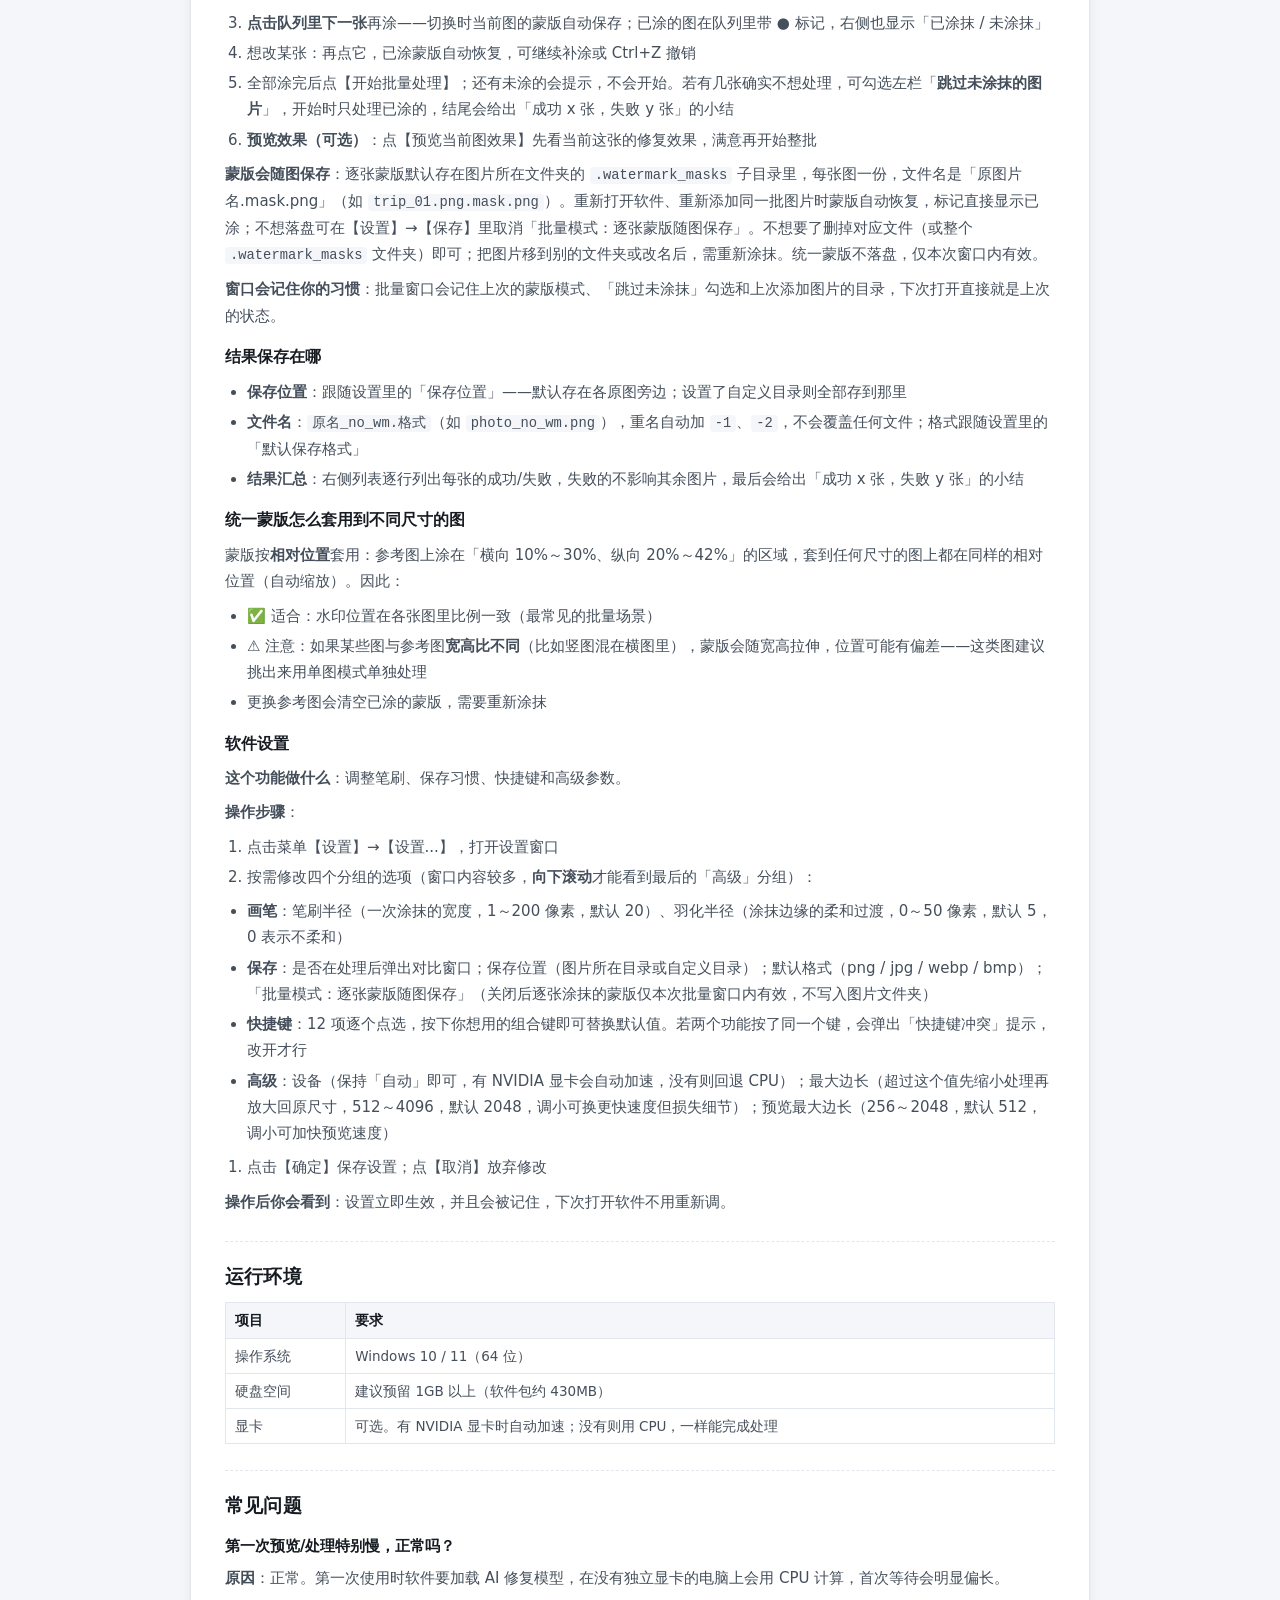
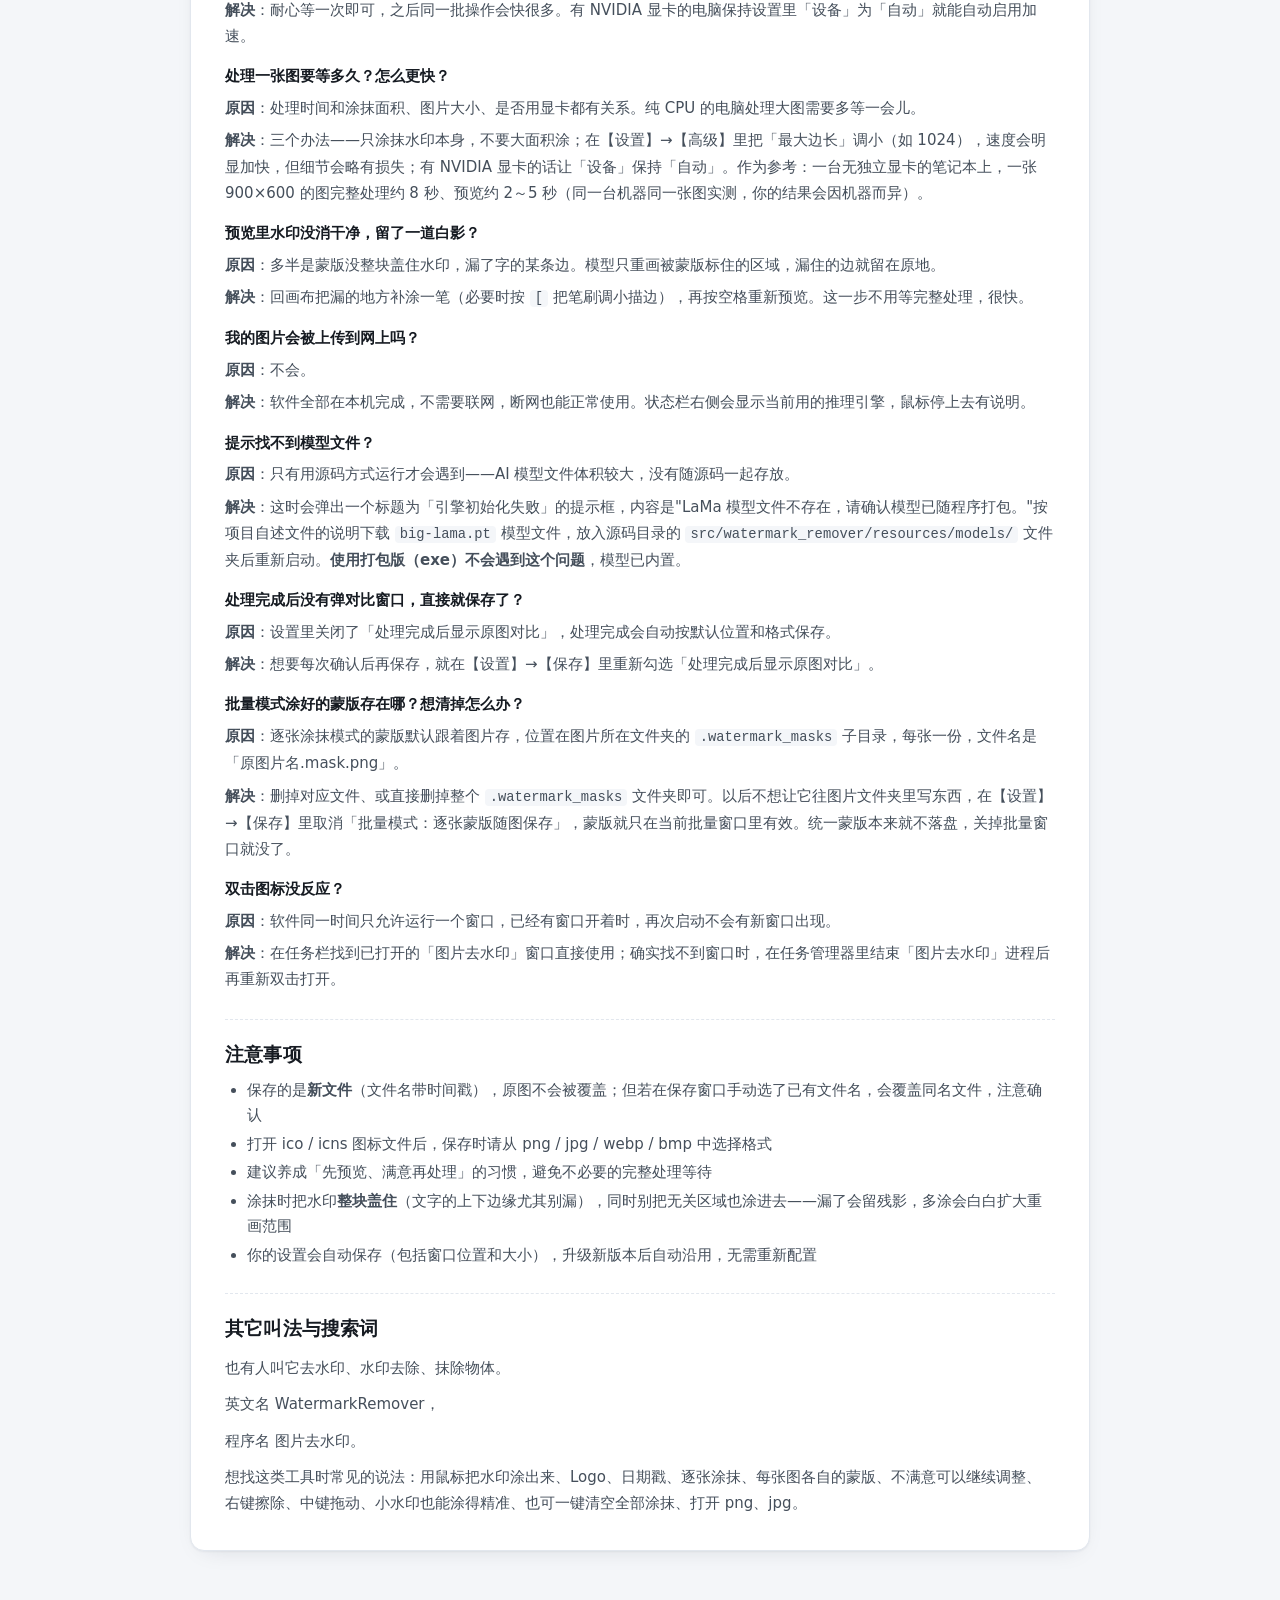
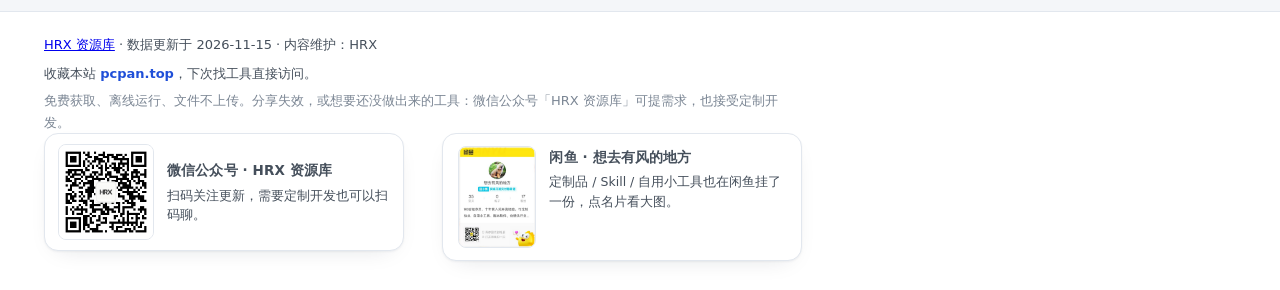
<file: web/soft/watermark-remover.html>
<!DOCTYPE html>
<html lang="zh-CN">
<head>
<meta charset="utf-8">
<meta name="viewport" content="width=device-width, initial-scale=1">
<title>图片去水印_全程本地处理_离线不上传 - HRX 资源库</title>
<meta name="description" content="本地 AI 图片修复：涂抹水印区域，一键修复成自然画面。解压即用，全程在本机运行、文件不上传；夸克网盘、UC网盘 分发。">
<meta name="robots" content="index,follow,max-snippet:-1,max-image-preview:large">
<meta name="theme-color" content="#f4f6f9">
<meta property="og:site_name" content="HRX 资源库">
<meta property="og:locale" content="zh_CN">
<link rel="canonical" href="https://pcpan.top/soft/watermark-remover">
<meta property="og:type" content="website">
<meta property="og:title" content="图片去水印_全程本地处理_离线不上传 - HRX 资源库">
<meta property="og:description" content="本地 AI 图片修复：涂抹水印区域，一键修复成自然画面。解压即用，全程在本机运行、文件不上传；夸克网盘、UC网盘 分发。">
<meta property="og:url" content="https://pcpan.top/soft/watermark-remover">
<meta property="og:image" content="https://pcpan.top/images/006-full.webp">
<meta name="twitter:card" content="summary_large_image">
<meta name="twitter:title" content="图片去水印_全程本地处理_离线不上传 - HRX 资源库">
<meta name="twitter:description" content="本地 AI 图片修复：涂抹水印区域，一键修复成自然画面。解压即用，全程在本机运行、文件不上传；夸克网盘、UC网盘 分发。">
<link rel="icon" href="../favicon.svg" type="image/svg+xml">
<link rel="alternate" type="text/plain" href="../llms.txt">
<link rel="stylesheet" href="../style.css?v=d9f56f6a">
<script type="application/ld+json">{"@context":"https://schema.org","@graph":[{"@type":"SoftwareApplication","name":"图片去水印","alternateName":"WatermarkRemover","description":"本地 AI 图片修复：涂抹水印区域，一键修复成自然画面","featureList":["全程本地处理：AI 修复模型就在你的电脑上，图片不上传，断网也能用；状态栏会显示当前用的计算引擎","一键去水印：涂抹水印区域，AI 自动修复成自然画面","批量去水印：整批图片位置相同的水印，涂一次蒙版全部套用；也支持逐张涂抹","快速预览：正式处理前先看修复效果，不满意可以继续调整","灵活涂抹：左键涂抹、右键擦除，笔刷大小和边缘柔和度都可调","画布缩放平移：滚轮缩放、中键拖动，小水印也能涂得精准","撤销与重做：涂错了随时回退，也可一键清空全部涂抹","多种格式：支持打开 png / jpg / webp / bmp / ico / icns，保存为 png / jpg / webp / bmp","自动命名：保存时自动加时间戳，不会覆盖你的原图","个性化：12 个快捷键全部可以自定义","自动选设备：有 NVIDIA 显卡时走显卡，没有则用 CPU，功能一样完整"],"offers":{"@type":"Offer","price":"0","priceCurrency":"CNY"},"url":"https://pcpan.top/soft/watermark-remover","operatingSystem":"Windows 10 / Windows 11 64 位","applicationCategory":"UtilitiesApplication","dateModified":"2026-11-15","downloadUrl":"https://pan.quark.cn/s/3d0079b3f361","image":"https://pcpan.top/images/006-full.webp"},{"@type":"BreadcrumbList","itemListElement":[{"@type":"ListItem","position":1,"name":"HRX 资源库","item":"https://pcpan.top/"},{"@type":"ListItem","position":2,"name":"图片去水印","item":"https://pcpan.top/soft/watermark-remover"}]},{"@type":"FAQPage","mainEntity":[{"@type":"Question","name":"第一次预览/处理特别慢，正常吗？","acceptedAnswer":{"@type":"Answer","text":"原因 ：正常。第一次使用时软件要加载 AI 修复模型，在没有独立显卡的电脑上会用 CPU 计算，首次等待会明显偏长。 解决 ：耐心等一次即可，之后同一批操作会快很多。有 NVIDIA 显卡的电脑保持设置里「设备」为「自动」就能自动启用加速。"}},{"@type":"Question","name":"处理一张图要等多久？怎么更快？","acceptedAnswer":{"@type":"Answer","text":"原因 ：处理时间和涂抹面积、图片大小、是否用显卡都有关系。纯 CPU 的电脑处理大图需要多等一会儿。 解决 ：三个办法——只涂抹水印本身，不要大面积涂；在【设置】→【高级】里把「最大边长」调小（如 1024），速度会明显加快，但细节会略有损失；有 NVIDIA 显卡的话让「设备」保持「自动」。作为参考：一台无独立显卡的笔记本上，一张 900×600 的图完整处理约 8 秒、预览约 2～5 秒（同一台机器同一张图实测，你的结果会因机器而异）。"}},{"@type":"Question","name":"预览里水印没消干净，留了一道白影？","acceptedAnswer":{"@type":"Answer","text":"原因 ：多半是蒙版没整块盖住水印，漏了字的某条边。模型只重画被蒙版标住的区域，漏住的边就留在原地。 解决 ：回画布把漏的地方补涂一笔（必要时按 [ 把笔刷调小描边），再按空格重新预览。这一步不用等完整处理，很快。"}},{"@type":"Question","name":"我的图片会被上传到网上吗？","acceptedAnswer":{"@type":"Answer","text":"原因 ：不会。 解决 ：软件全部在本机完成，不需要联网，断网也能正常使用。状态栏右侧会显示当前用的推理引擎，鼠标停上去有说明。"}},{"@type":"Question","name":"提示找不到模型文件？","acceptedAnswer":{"@type":"Answer","text":"原因 ：只有用源码方式运行才会遇到——AI 模型文件体积较大，没有随源码一起存放。 解决 ：这时会弹出一个标题为「引擎初始化失败」的提示框，内容是\"LaMa 模型文件不存在，请确认模型已随程序打包。\"按项目自述文件的说明下载 big-lama.pt 模型文件，放入源码目录的 src/watermark_remover/resources/models/ 文件夹后重新启动。 使用打包版（exe）不会遇到这个问题 ，模型已内置。"}},{"@type":"Question","name":"处理完成后没有弹对比窗口，直接就保存了？","acceptedAnswer":{"@type":"Answer","text":"原因 ：设置里关闭了「处理完成后显示原图对比」，处理完成会自动按默认位置和格式保存。 解决 ：想要每次确认后再保存，就在【设置】→【保存】里重新勾选「处理完成后显示原图对比」。"}},{"@type":"Question","name":"批量模式涂好的蒙版存在哪？想清掉怎么办？","acceptedAnswer":{"@type":"Answer","text":"原因 ：逐张涂抹模式的蒙版默认跟着图片存，位置在图片所在文件夹的 .watermark_masks 子目录，每张一份，文件名是「原图片名.mask.png」。 解决 ：删掉对应文件、或直接删掉整个 .watermark_masks 文件夹即可。以后不想让它往图片文件夹里写东西，在【设置】→【保存】里取消「批量模式：逐张蒙版随图保存」，蒙版就只在当前批量窗口里有效。统一蒙版本来就不落盘，关掉批量窗口就没了。"}},{"@type":"Question","name":"双击图标没反应？","acceptedAnswer":{"@type":"Answer","text":"原因 ：软件同一时间只允许运行一个窗口，已经有窗口开着时，再次启动不会有新窗口出现。 解决 ：在任务栏找到已打开的「图片去水印」窗口直接使用；确实找不到窗口时，在任务管理器里结束「图片去水印」进程后再重新双击打开。"}}]}]}</script>
<script>
var _hmt = _hmt || [];
(function() {
  var hosts = ["pcpan.top", "www.pcpan.top"];
  if (hosts.indexOf(location.hostname.toLowerCase()) < 0) return;
  window.__tjOn = true;  // 采集器据此决定发不发，镜像站保持静默
  var hm = document.createElement("script");
  hm.src = "https://hm.baidu.com/hm.js?644757071a55c85a4cf2b57332f751f0";
  var s = document.getElementsByTagName("script")[0];
  s.parentNode.insertBefore(hm, s);
})();
</script>
<script>
(function() {
  function on() { return window.__tjOn === true; }
  function pv(path) {
    if (on() && window._hmt) window._hmt.push(["_trackPageview", path]);
  }
  function ev(category, action, label) {
    if (!on() || !window._hmt) return;
    var args = ["_trackEvent", category, action];
    if (label != null && label !== "") args.push(String(label));
    window._hmt.push(args);
  }
  window.__tj = { pv: pv, ev: ev, on: on };
  // 捕获阶段跑：同标签页跳转前也来得及入队
  document.addEventListener("click", function (e) {
    var el = e.target;
    if (!el || el.nodeType !== 1) return;
    var hit = el.closest ? el.closest("[data-track]") : null;
    if (!hit) return;
    var id = hit.getAttribute("data-track-id") || "";
    var kind = hit.getAttribute("data-track") || "";
    if (kind === "event") {
      ev(hit.getAttribute("data-track-cat") || "other",
         hit.getAttribute("data-track-act") || "click",
         hit.getAttribute("data-track-label") || "");
      return;
    }
    if (!id || !kind) return;
    var arg = hit.getAttribute("data-track-arg") || "";
    pv("/x/" + id + "/" + kind + (arg ? "/" + arg : ""));
  }, true);
})();
</script>
</head>
<body class="subpage">
<a class="skip" href="#main">跳到正文</a>

<header class="masthead masthead-compact">
  <div class="brand">
    <span class="mark" aria-hidden="true"></span>
    <a class="wordmark" href="../index.html">HRX 资源库</a>
    <span class="tagline">本机运行 · 不上传 · 绿色免安装</span>
  </div>
</header>

<nav class="crumbs" aria-label="所在位置"><a href="../index.html">HRX 资源库</a><span class="sep">›</span><span aria-current="page">图片去水印</span></nav>

<main id="main" class="detail">
  <article class="detail-body">
    <h1>图片去水印</h1>
    <p class="alt-name">WatermarkRemover · 图片去水印</p>
    <div class="meta-row"><span class="pill">图片处理</span><span class="pill">更新 2026-11-15</span></div>
    <p class="lead">本地 AI 图片修复：涂抹水印区域，一键修复成自然画面</p>
    <figure class="detail-cover">
      <a href="../images/006-full.webp" class="zoom-link"><img src="../images/006-cover.webp" alt="图片去水印软件界面截图" loading="lazy"></a>
      <figcaption>图片去水印软件界面截图（点开看原图）</figcaption>
    </figure>
    <section class="block" id="about">
      <h2>这是什么</h2>
<p><strong>图片去水印</strong>是一款本地运行的图片修复工具：打开一张带水印的图片，用鼠标把水印涂出来，AI 会自动把涂抹的区域修复成自然的画面，最后另存为新图片。整个过程在你的电脑上完成，图片不会被上传到任何服务器。</p>
      <p>典型场景：去掉照片上的文字水印、Logo、日期戳，或抹掉画面里不想要的小物件。</p>
    </section>
    <section class="block" id="download">
      <h2>下载渠道</h2>
<div class="dl-list">
      <div class="dl-item primary"><div class="dl-main"><span class="dl-platform">夸克网盘</span><span class="dl-tag">推荐</span></div><div class="dl-side"><a class="btn dl-open" href="https://pan.quark.cn/s/3d0079b3f361" target="_blank" rel="noopener" data-track="dl" data-track-id="watermark-remover" data-track-arg="quark">打开夸克网盘</a></div></div>
      <div class="dl-item"><div class="dl-main"><span class="dl-platform">UC网盘</span></div><div class="dl-side"><a class="btn dl-open ghost" href="https://drive.uc.cn/s/dd4ebdb5991d4?public=1" target="_blank" rel="noopener" data-track="dl" data-track-id="watermark-remover" data-track-arg="uc">打开UC网盘</a></div></div>
      </div>
      <p class="dl-tip">下载后解压即用，不需要装运行库；软件全程在本机运行，文件不上传。</p>
    </section>
    <section class="block" id="install">
      <h2>怎么用</h2>
<section class="sub">
        <h3>安装</h3>
      <ol><li>拿到软件压缩包（如 <code>图片去水印_v1.29.7.zip</code>），右键选择「全部解压」到任意文件夹</li><li>打开解压出的文件夹，找到 <strong>图片去水印.exe</strong></li><li>如果杀毒软件首次运行时弹出提示，选择「允许运行」即可（软件无广告、无捆绑）</li></ol>
      </section>
      <section class="sub">
        <h3>启动</h3>
      <ol><li>双击 <strong>图片去水印.exe</strong>，启动后进入主界面（见下文「三、界面一览」）</li><li>软件同一时间只运行一个窗口：如果已经开着又双击了一次，不会开出第二个窗口，切回已打开的窗口即可</li></ol>
      <p class="quote">进阶：会使用 Python 的用户也可以用源码方式运行，参见文末「问题反馈」前端的说明。</p>
      </section>
      <section class="sub">
        <h3>基本流程：四步去掉水印</h3>
      <p>整个流程就是四步：<strong>打开图片 → 涂抹水印 → 预览效果 → 处理保存</strong>。</p>
      </section>
      <section class="sub">
        <h3>第一步：打开图片</h3>
      <p><strong>这个功能做什么</strong>：把要处理的图片载入画布。</p>
      <p><strong>操作步骤</strong>：</p>
      <ol><li>点击工具栏【打开图片】按钮（或按 Ctrl+O，也可以直接把图片文件拖进画布）</li><li>在弹出的窗口里选中图片，点击【打开(O)】</li></ol>
      <p><strong>操作后你会看到</strong>：图片出现在画布上，底部状态栏显示「已打开: 文件名」，工具栏的【撤销】【预览】【开始处理】同时变亮。</p>
      <p></p>
      </section>
      <section class="sub">
        <h3>第二步：涂抹水印区域</h3>
      <p><strong>这个功能做什么</strong>：把要去除的水印用红色涂抹出来，告诉软件修复哪里。</p>
      <p><strong>操作步骤</strong>：</p>
      <ol><li>在画布上<strong>按住鼠标左键</strong>，像用画笔一样把水印区域涂出来，涂过的地方会盖上一层红色</li><li>涂出界了就<strong>按住鼠标右键</strong>拖动，擦掉涂多的部分</li><li>水印小不好涂时，滚轮缩放画布、按住中键拖动平移，把画面放大了慢慢涂</li><li>笔刷太粗或太细时，按 <code>[</code> 减小、<code>]</code> 增大笔刷</li></ol>
      <p class="quote">小技巧：涂抹范围要<strong>整块盖住水印</strong>，尤其是文字的上下边缘。实测中只要漏掉字的上沿一小条，预览就会留一道白影；补涂一笔再预览，残影就没了。涂得越准，修复效果越好，速度也越快。</p>
      <p><strong>操作后你会看到</strong>：水印被红色蒙版盖住（蒙版就是这层红色标记，正式处理时它会消失）。鼠标位置会显示两个圆圈——实线圈是笔刷大小，虚线圈是边缘柔和的范围。</p>
      <p></p>
      </section>
      <section class="sub">
        <h3>第三步：预览修复效果</h3>
      <p><strong>这个功能做什么</strong>：先用小尺寸快速试一下修复效果，不用等完整处理，不满意可以回头继续涂。</p>
      <p><strong>操作步骤</strong>：</p>
      <ol><li>按空格键（或点击工具栏【预览】按钮）</li><li>稍等片刻，会弹出「预览对比」窗口，显示修复后的画面</li><li>在预览窗口里：滚轮缩放、左键拖动平移、<strong>长按左下角【原图】按钮</strong>可以切回原图对比前后差异</li><li>点【关闭】回到主界面</li></ol>
      <p><strong>操作后你会看到</strong>：预览窗口里水印已经消失。预览是缩小了算的，所以画面会比正式结果<strong>偏软一点</strong>，这是正常的——它的作用是让你快速判断"位置涂对了吗、大概效果行不行"，不用等完整处理。效果不满意，回到画布用右键补涂或擦除，再按空格重新预览。</p>
      <p></p>
      <p>在预览窗口里<strong>按住左下角【原图】按钮不放</strong>，画面会切回带水印的原图，按钮文字变成「松开恢复」；松手回到修复后的画面。来回按几次，前后差别看得很清楚。</p>
      <p></p>
      </section>
      <section class="sub">
        <h3>第四步：处理与保存</h3>
      <p><strong>这个功能做什么</strong>：按原始分辨率完整修复图片，并把结果保存为新文件。</p>
      <p><strong>操作步骤</strong>：</p>
      <ol><li>预览满意后，点击工具栏【开始处理】（或按回车键），等待处理完成</li><li>完成后会弹出「预览对比」窗口，这次右下角多了【保存】按钮——先长按【原图】确认效果，再点【保存】</li><li>在保存窗口里选好位置和格式（默认 png），点击【保存】</li><li>也可以随时用菜单【文件】→【保存结果】（Ctrl+S）手动另存</li></ol>
      <p><strong>操作后你会看到</strong>：图片保存成功。默认保存在原图所在文件夹，文件名自动加上时间戳（如 <code>logo_20260118_153000.png</code>），<strong>原图不会被覆盖</strong>。</p>
      <p></p>
      <p class="quote">如果你不喜欢每次都弹对比窗口：在【设置】里取消勾选「处理完成后显示原图对比」，以后处理完成会直接自动保存，不再弹出窗口。</p>
      </section>
    </section>
    <section class="block" id="features">
      <h2>功能详解</h2>
<section class="sub">
        <h3>界面一览</h3>
      <p></p>
      <ul><li><strong>菜单栏</strong>：【文件】【编辑】【设置】【帮助】四个菜单，常用的打开、保存、撤销都在里面</li><li><strong>工具栏</strong>：【打开图片】【撤销】【预览】三个按钮在左上角，【开始处理】在右上角。刚启动还没打开图片时，除【打开图片】外都是灰的</li><li><strong>画布</strong>：打开图片后图片显示在这里，你在这块区域上涂抹</li><li><strong>状态栏</strong>：左边显示当前状态（比如「已打开: photo_main.png」）；右边依次是引擎状态「引擎: LaMa · PyTorch-CPU」、常驻操作提示「左键涂抹 · 右键擦除 · 滚轮缩放 · [ ] 笔刷大小 · 空格预览」，忘了怎么操作时看一眼这里就行</li></ul>
      <p class="quote">状态栏的引擎那一格，是软件在告诉你"图是在这台电脑上算的"。括号里显示当前实际用的计算设备：<code>CPU</code> 或 <code>CUDA</code>，鼠标停上去还能看到"图片只在本机处理，不会上传"。</p>
      </section>
      <section class="sub">
        <h3>鼠标操作</h3>
      <table class="md"><thead><tr><th>操作</th><th>效果</th></tr></thead><tbody><tr><td>左键拖动</td><td>涂抹红色蒙版</td></tr><tr><td>右键拖动</td><td>擦除涂错的地方</td></tr><tr><td>中键拖动</td><td>平移画布</td></tr><tr><td>滚轮</td><td>缩放画布（以鼠标所在位置为中心）</td></tr></tbody></table>
      <p>缩放范围从 5% 到 8 倍，笔刷半径可设 1～200 像素（默认 20），羽化半径 0～50 像素（默认 5）。涂得快时软件会自动补齐两点之间的轨迹，不会断成一个个圆点。</p>
      </section>
      <section class="sub">
        <h3>键盘快捷键（默认值）</h3>
      <table class="md"><thead><tr><th>快捷键</th><th>功能</th><th>快捷键</th><th>功能</th></tr></thead><tbody><tr><td>Ctrl+O</td><td>打开图片</td><td>Ctrl+Del</td><td>清除涂抹（一键清空）</td></tr><tr><td>Ctrl+S</td><td>保存结果</td><td>Ctrl+=</td><td>放大画布</td></tr><tr><td>Ctrl+Z</td><td>撤销</td><td>Ctrl+-</td><td>缩小画布</td></tr><tr><td>Ctrl+Y</td><td>重做</td><td>Ctrl+0</td><td>适应窗口</td></tr><tr><td>Space</td><td>快速预览</td><td>[</td><td>减小笔刷</td></tr><tr><td>Enter</td><td>开始处理</td><td>]</td><td>增大笔刷</td></tr><tr><td>Ctrl+B</td><td>批量去水印</td><td>Ctrl+Q</td><td>退出程序</td></tr></tbody></table>
      <p>涂错几笔用撤销（Ctrl+Z），整块不想留了用【编辑】→【清除涂抹】一键清空重来。以上快捷键都可以在【设置】里改成你顺手的键。</p>
      </section>
      <section class="sub">
        <h3>批量去水印</h3>
      <p><strong>这个功能做什么</strong>：一批带水印的图片不用一张张打开处理——菜单栏【文件】→【批量模式】（Ctrl+B）打开批量窗口，添加图片、涂蒙版、一键处理整批。蒙版有两种模式（窗口左栏顶部切换）：</p>
      <ul><li><strong>统一蒙版</strong>：整批图水印位置比例一致时用（同一软件截图、同一模板加水印）。涂一次，按相对位置套用到所有图。</li><li><strong>逐张涂抹</strong>：每张图水印位置不同、或想逐张精调时用。点击队列项切换图片，每张图各自涂抹，已涂的带 ● 标记。</li></ul>
      </section>
      <section class="sub">
        <h3>统一蒙版：操作步骤</h3>
      <ol><li><strong>添加图片</strong>：点【添加图片…】多选，或【添加文件夹…】导入整个文件夹（只认 png/jpg/webp/bmp/ico/icns，重复添加的自动忽略）</li><li><strong>涂抹蒙版</strong>：第一张图会自动作为「参考图」显示在画布上，像单图模式一样把水印涂出来（左键涂、右键擦、滚轮缩放）；也可以选中其他行点【设为参考图】换一张来涂</li><li><strong>预览效果（可选）</strong>：点【预览当前图效果】，对画布上这张图先看修复效果（快速预览、不保存），满意再开始整批</li><li><strong>开始批量处理</strong>：点【开始批量处理】，进度条逐张推进；随时点【取消批量】，当前这张处理完就停</li></ol>
      <p></p>
      <p class="quote">批量窗口左栏底部有【撤销】【重做】【适应窗口】，中间画布的涂法和单图完全一样。注意：单图正在处理的时候打不开批量窗口，会提示"单图处理进行中，请完成后再打开批量模式"。</p>
      </section>
      <section class="sub">
        <h3>逐张涂抹：操作步骤</h3>
      <ol><li>左栏选「逐张涂抹」</li><li>添加图片，第一张自动显示在画布上，直接涂抹</li><li><strong>点击队列里下一张</strong>再涂——切换时当前图的蒙版自动保存；已涂的图在队列里带 ● 标记，右侧也显示「已涂抹 / 未涂抹」</li><li>想改某张：再点它，已涂蒙版自动恢复，可继续补涂或 Ctrl+Z 撤销</li><li>全部涂完后点【开始批量处理】；还有未涂的会提示，不会开始。若有几张确实不想处理，可勾选左栏「<strong>跳过未涂抹的图片</strong>」，开始时只处理已涂的，结尾会给出「成功 x 张，失败 y 张」的小结</li><li><strong>预览效果（可选）</strong>：点【预览当前图效果】先看当前这张的修复效果，满意再开始整批</li></ol>
      <p></p>
      <p><strong>蒙版会随图保存</strong>：逐张蒙版默认存在图片所在文件夹的 <code>.watermark_masks</code> 子目录里，每张图一份，文件名是「原图片名.mask.png」（如 <code>trip_01.png.mask.png</code>）。重新打开软件、重新添加同一批图片时蒙版自动恢复，标记直接显示已涂；不想落盘可在【设置】→【保存】里取消「批量模式：逐张蒙版随图保存」。不想要了删掉对应文件（或整个 <code>.watermark_masks</code> 文件夹）即可；把图片移到别的文件夹或改名后，需重新涂抹。统一蒙版不落盘，仅本次窗口内有效。</p>
      <p><strong>窗口会记住你的习惯</strong>：批量窗口会记住上次的蒙版模式、「跳过未涂抹」勾选和上次添加图片的目录，下次打开直接就是上次的状态。</p>
      </section>
      <section class="sub">
        <h3>结果保存在哪</h3>
      <ul><li><strong>保存位置</strong>：跟随设置里的「保存位置」——默认存在各原图旁边；设置了自定义目录则全部存到那里</li><li><strong>文件名</strong>：<code>原名_no_wm.格式</code>（如 <code>photo_no_wm.png</code>），重名自动加 <code>-1</code>、<code>-2</code>，不会覆盖任何文件；格式跟随设置里的「默认保存格式」</li><li><strong>结果汇总</strong>：右侧列表逐行列出每张的成功/失败，失败的不影响其余图片，最后会给出「成功 x 张，失败 y 张」的小结</li></ul>
      </section>
      <section class="sub">
        <h3>统一蒙版怎么套用到不同尺寸的图</h3>
      <p>蒙版按<strong>相对位置</strong>套用：参考图上涂在「横向 10%～30%、纵向 20%～42%」的区域，套到任何尺寸的图上都在同样的相对位置（自动缩放）。因此：</p>
      <ul><li>✅ 适合：水印位置在各张图里比例一致（最常见的批量场景）</li><li>⚠️ 注意：如果某些图与参考图<strong>宽高比不同</strong>（比如竖图混在横图里），蒙版会随宽高拉伸，位置可能有偏差——这类图建议挑出来用单图模式单独处理</li><li>更换参考图会清空已涂的蒙版，需要重新涂抹</li></ul>
      </section>
      <section class="sub">
        <h3>软件设置</h3>
      <p><strong>这个功能做什么</strong>：调整笔刷、保存习惯、快捷键和高级参数。</p>
      <p><strong>操作步骤</strong>：</p>
      <ol><li>点击菜单【设置】→【设置...】，打开设置窗口</li><li>按需修改四个分组的选项（窗口内容较多，<strong>向下滚动</strong>才能看到最后的「高级」分组）：</li></ol>
      <ul><li><strong>画笔</strong>：笔刷半径（一次涂抹的宽度，1～200 像素，默认 20）、羽化半径（涂抹边缘的柔和过渡，0～50 像素，默认 5，0 表示不柔和）</li><li><strong>保存</strong>：是否在处理后弹出对比窗口；保存位置（图片所在目录或自定义目录）；默认格式（png / jpg / webp / bmp）；「批量模式：逐张蒙版随图保存」（关闭后逐张涂抹的蒙版仅本次批量窗口内有效，不写入图片文件夹）</li><li><strong>快捷键</strong>：12 项逐个点选，按下你想用的组合键即可替换默认值。若两个功能按了同一个键，会弹出「快捷键冲突」提示，改开才行</li><li><strong>高级</strong>：设备（保持「自动」即可，有 NVIDIA 显卡会自动加速，没有则回退 CPU）；最大边长（超过这个值先缩小处理再放大回原尺寸，512～4096，默认 2048，调小可换更快速度但损失细节）；预览最大边长（256～2048，默认 512，调小可加快预览速度）</li></ul>
      <ol><li>点击【确定】保存设置；点【取消】放弃修改</li></ol>
      <p><strong>操作后你会看到</strong>：设置立即生效，并且会被记住，下次打开软件不用重新调。</p>
      <p></p>
      <p></p>
      </section>
    </section>
    <section class="block" id="requirements">
      <h2>运行环境</h2>
<table class="md"><thead><tr><th>项目</th><th>要求</th></tr></thead><tbody><tr><td>操作系统</td><td>Windows 10 / 11（64 位）</td></tr><tr><td>硬盘空间</td><td>建议预留 1GB 以上（软件包约 430MB）</td></tr><tr><td>显卡</td><td>可选。有 NVIDIA 显卡时自动加速；没有则用 CPU，一样能完成处理</td></tr></tbody></table>
    </section>
    <section class="block" id="faq">
      <h2>常见问题</h2>
<dl class="faq">
      <dt>第一次预览/处理特别慢，正常吗？</dt>
      <dd>      <p><strong>原因</strong>：正常。第一次使用时软件要加载 AI 修复模型，在没有独立显卡的电脑上会用 CPU 计算，首次等待会明显偏长。</p>
      <p><strong>解决</strong>：耐心等一次即可，之后同一批操作会快很多。有 NVIDIA 显卡的电脑保持设置里「设备」为「自动」就能自动启用加速。</p>
      </dd>
      <dt>处理一张图要等多久？怎么更快？</dt>
      <dd>      <p><strong>原因</strong>：处理时间和涂抹面积、图片大小、是否用显卡都有关系。纯 CPU 的电脑处理大图需要多等一会儿。</p>
      <p><strong>解决</strong>：三个办法——只涂抹水印本身，不要大面积涂；在【设置】→【高级】里把「最大边长」调小（如 1024），速度会明显加快，但细节会略有损失；有 NVIDIA 显卡的话让「设备」保持「自动」。作为参考：一台无独立显卡的笔记本上，一张 900×600 的图完整处理约 8 秒、预览约 2～5 秒（同一台机器同一张图实测，你的结果会因机器而异）。</p>
      </dd>
      <dt>预览里水印没消干净，留了一道白影？</dt>
      <dd>      <p><strong>原因</strong>：多半是蒙版没整块盖住水印，漏了字的某条边。模型只重画被蒙版标住的区域，漏住的边就留在原地。</p>
      <p><strong>解决</strong>：回画布把漏的地方补涂一笔（必要时按 <code>[</code> 把笔刷调小描边），再按空格重新预览。这一步不用等完整处理，很快。</p>
      </dd>
      <dt>我的图片会被上传到网上吗？</dt>
      <dd>      <p><strong>原因</strong>：不会。</p>
      <p><strong>解决</strong>：软件全部在本机完成，不需要联网，断网也能正常使用。状态栏右侧会显示当前用的推理引擎，鼠标停上去有说明。</p>
      </dd>
      <dt>提示找不到模型文件？</dt>
      <dd>      <p><strong>原因</strong>：只有用源码方式运行才会遇到——AI 模型文件体积较大，没有随源码一起存放。</p>
      <p><strong>解决</strong>：这时会弹出一个标题为「引擎初始化失败」的提示框，内容是"LaMa 模型文件不存在，请确认模型已随程序打包。"按项目自述文件的说明下载 <code>big-lama.pt</code> 模型文件，放入源码目录的 <code>src/watermark_remover/resources/models/</code> 文件夹后重新启动。<strong>使用打包版（exe）不会遇到这个问题</strong>，模型已内置。</p>
      </dd>
      <dt>处理完成后没有弹对比窗口，直接就保存了？</dt>
      <dd>      <p><strong>原因</strong>：设置里关闭了「处理完成后显示原图对比」，处理完成会自动按默认位置和格式保存。</p>
      <p><strong>解决</strong>：想要每次确认后再保存，就在【设置】→【保存】里重新勾选「处理完成后显示原图对比」。</p>
      </dd>
      <dt>批量模式涂好的蒙版存在哪？想清掉怎么办？</dt>
      <dd>      <p><strong>原因</strong>：逐张涂抹模式的蒙版默认跟着图片存，位置在图片所在文件夹的 <code>.watermark_masks</code> 子目录，每张一份，文件名是「原图片名.mask.png」。</p>
      <p><strong>解决</strong>：删掉对应文件、或直接删掉整个 <code>.watermark_masks</code> 文件夹即可。以后不想让它往图片文件夹里写东西，在【设置】→【保存】里取消「批量模式：逐张蒙版随图保存」，蒙版就只在当前批量窗口里有效。统一蒙版本来就不落盘，关掉批量窗口就没了。</p>
      </dd>
      <dt>双击图标没反应？</dt>
      <dd>      <p><strong>原因</strong>：软件同一时间只允许运行一个窗口，已经有窗口开着时，再次启动不会有新窗口出现。</p>
      <p><strong>解决</strong>：在任务栏找到已打开的「图片去水印」窗口直接使用；确实找不到窗口时，在任务管理器里结束「图片去水印」进程后再重新双击打开。</p>
      </dd>
      </dl>
    </section>
    <section class="block" id="notes">
      <h2>注意事项</h2>
<ul><li>保存的是<strong>新文件</strong>（文件名带时间戳），原图不会被覆盖；但若在保存窗口手动选了已有文件名，会覆盖同名文件，注意确认</li><li>打开 ico / icns 图标文件后，保存时请从 png / jpg / webp / bmp 中选择格式</li><li>建议养成「先预览、满意再处理」的习惯，避免不必要的完整处理等待</li><li>涂抹时把水印<strong>整块盖住</strong>（文字的上下边缘尤其别漏），同时别把无关区域也涂进去——漏了会留残影，多涂会白白扩大重画范围</li><li>你的设置会自动保存（包括窗口位置和大小），升级新版本后自动沿用，无需重新配置</li></ul>
    </section>
    <section class="block" id="words">
      <h2>其它叫法与搜索词</h2>
<p>也有人叫它去水印、水印去除、抹除物体。</p>
      <p>英文名 WatermarkRemover，</p>
      <p>程序名 图片去水印。</p>
      <p>想找这类工具时常见的说法：用鼠标把水印涂出来、Logo、日期戳、逐张涂抹、每张图各自的蒙版、不满意可以继续调整、右键擦除、中键拖动、小水印也能涂得精准、也可一键清空全部涂抹、打开 png、jpg。</p>
    </section>

  </article>
</main>

<footer class="foot foot-compact">
  <div class="foot-text">
    <p><a href="../index.html">HRX 资源库</a> · 数据更新于 2026-11-15 · 内容维护：HRX</p>
    <p class="bookmark">收藏本站 <a href="https://pcpan.top/">pcpan.top</a>，下次找工具直接访问。</p>
    <p class="fine">免费获取、离线运行、文件不上传。分享失效，或想要还没做出来的工具：微信公众号「HRX 资源库」可提需求，也接受定制开发。</p>
  </div>
  <div class="foot-cards">
    <figure class="contact contact-foot">
      <a class="qr-zoom" href="../images/wechat-qr.png" target="_blank" rel="noopener" aria-label="新窗口打开微信公众号二维码大图">
        <img class="qr" src="../images/wechat-qr.png" alt="HRX 微信公众号二维码" width="258" height="258" loading="lazy">
      </a>
      <figcaption>
        <b>微信公众号 · HRX 资源库</b>
        <span>扫码关注更新，需要定制开发也可以扫码聊。</span>
      </figcaption>
    </figure>
    <figure class="contact contact-xianyu">
      <a class="xy-thumb" href="../images/xianyu-qr.jpg" target="_blank" rel="noopener" aria-label="新窗口打开闲鱼号推广名片大图">
        <img src="../images/xianyu-qr.jpg" alt="HRX 闲鱼号推广名片，保存图片到相册后打开闲鱼扫一扫" width="480" height="632" loading="lazy">
      </a>
      <figcaption>
        <b>闲鱼 · 想去有风的地方</b>
        <span>定制品 / Skill / 自用小工具也在闲鱼挂了一份，点名片看大图。</span>
      </figcaption>
    </figure>
  </div>
</footer>
</body>
</html>
</file>
<file: web/style.css>
/* HRX 资源库 —— 目录卡货架风格：亮底、克制、可扫描 */
:root {
  --bg: #f4f6f9;
  --surface: #ffffff;
  --ink: #161b22;
  --ink-2: #454f5b;
  --muted: #7b8694;
  --line: #e2e7ee;
  --brand: #1f4fd8;
  --brand-soft: #eaf0ff;
  --amber: #a76a12;
  --amber-soft: #fdf3e0;
  --radius: 14px;
  --shadow: 0 1px 2px rgba(20, 30, 50, .05), 0 8px 24px -14px rgba(20, 30, 50, .18);
  --mono: ui-monospace, "Cascadia Mono", Consolas, monospace;
}
* { box-sizing: border-box; }
[hidden] { display: none !important; }
html { scroll-behavior: smooth; }
body {
  margin: 0;
  background: var(--bg);
  color: var(--ink);
  font: 15px/1.65 "Microsoft YaHei UI", "PingFang SC", "Segoe UI", system-ui, sans-serif;
  -webkit-font-smoothing: antialiased;
}
h1, h2, h3, p { margin: 0; }
.sr-only {
  position: absolute; width: 1px; height: 1px; padding: 0; margin: -1px;
  overflow: hidden; clip: rect(0 0 0 0); white-space: nowrap; border: 0;
}
.skip {
  position: absolute; left: 12px; top: -48px; z-index: 10; background: var(--brand);
  color: #fff; padding: 8px 14px; border-radius: 8px; transition: top .16s;
}
.skip:focus { top: 12px; }

/* 站头 */
.masthead {
  display: flex; align-items: flex-start; flex-wrap: wrap; gap: clamp(16px, 3vw, 40px);
  padding: 30px clamp(16px, 4vw, 44px) 20px;
  background:
    radial-gradient(1000px 300px at 12% -60%, #dce6ff 0%, rgba(220, 230, 255, 0) 70%),
    var(--surface);
  border-bottom: 1px solid var(--line);
}
.mast-main { flex: 1 1 460px; min-width: 0; }
.brand { display: flex; align-items: baseline; gap: 12px; flex-wrap: wrap; }
.mark {
  width: 13px; height: 13px; border-radius: 4px; align-self: center;
  background: var(--brand); box-shadow: 0 0 0 4px var(--brand-soft);
}
.wordmark { font-size: 25px; font-weight: 700; letter-spacing: .01em; }
.tagline {
  font-family: var(--mono); font-size: 12px; color: var(--ink-2);
  background: var(--bg); border: 1px solid var(--line); border-radius: 999px; padding: 3px 10px;
}
.brief { margin-top: 10px; color: var(--ink-2); max-width: 72ch; }

/* 二维码可点击放大：按钮/链接两种形态通用，样式与原 img 完全一致 */
.qr-zoom {
  flex: none; display: block; padding: 0; margin: 0; cursor: zoom-in;
  border: 0; background: none; font: inherit; line-height: 0;
}
.qr-zoom:focus-visible { outline: 2px solid var(--brand); outline-offset: 2px; border-radius: 8px; }

/* 公众号二维码：只放在站头/空态/页脚这些非信息区，不覆盖检索与卡片 */
.contact {
  flex: 0 1 auto; margin: 0; display: flex; align-items: center; gap: 13px;
  max-width: 360px; padding: 12px 15px; text-align: left;
  background: var(--surface); border: 1px solid var(--line); border-radius: var(--radius);
  box-shadow: var(--shadow);
}
.contact .qr {
  flex: none; width: 132px; height: 132px; display: block;
  border: 1px solid var(--line); border-radius: 8px; background: #fff;
}
.contact figcaption { display: grid; gap: 4px; }
.contact b { font-size: 13.5px; letter-spacing: .01em; }
.contact span { font-size: 12.5px; line-height: 1.55; color: var(--ink-2); }
.scan-hint { display: none; font-style: normal; font-size: 11.5px; line-height: 1.5; color: var(--muted); }
.contact-inline { margin: 24px auto 0; max-width: 420px; border-style: dashed; border-color: #d8c48f; background: var(--amber-soft); }
.contact-inline .qr { width: 108px; height: 108px; background: #fff; }
.contact-inline b { color: var(--amber); }

/* 检索条 */
.toolbar {
  position: sticky; top: 0; z-index: 5;
  padding: 14px clamp(16px, 4vw, 44px);
  background: rgba(244, 246, 249, .93);
  backdrop-filter: blur(8px);
  border-bottom: 1px solid var(--line);
}
.search { position: relative; max-width: 640px; }
.search input {
  width: 100%; padding: 12px 42px 12px 40px; font-size: 15px; font-family: inherit;
  color: var(--ink); background: var(--surface);
  border: 1px solid var(--line); border-radius: 11px; box-shadow: var(--shadow);
}
.search input:focus { outline: 2px solid var(--brand); outline-offset: 1px; border-color: var(--brand); }
.search::before {
  content: ""; position: absolute; left: 14px; top: 50%; width: 13px; height: 13px;
  transform: translateY(-60%); border: 2px solid var(--muted); border-radius: 50%;
}
.search::after {
  content: ""; position: absolute; left: 25px; top: 62%; width: 2px; height: 7px;
  background: var(--muted); transform: rotate(-45deg); border-radius: 2px;
}
.clear {
  position: absolute; right: 9px; top: 50%; transform: translateY(-50%);
  width: 26px; height: 26px; border: 0; border-radius: 50%; background: var(--bg);
  color: var(--ink-2); cursor: pointer; font-size: 13px;
}
.clear:hover { background: var(--line); }
/* 常见需求：一行"文字链接"而不是按钮，视觉上要与下面的分类筛选区分开 */
.tasks { display: flex; flex-wrap: wrap; align-items: baseline; gap: 5px 14px; margin-top: 11px; font-size: 13px; }
.tasks-label { color: var(--muted); font-size: 12.5px; }
.task {
  color: var(--ink-2); text-decoration: none; white-space: nowrap;
  border-bottom: 1px dashed var(--line); padding-bottom: 1px;
}
.task:hover { color: var(--brand); border-bottom-color: var(--brand); }
.chips { display: flex; flex-wrap: wrap; gap: 8px; margin-top: 12px; }
.chip {
  font: inherit; font-size: 13px; color: var(--ink-2); background: var(--surface);
  border: 1px solid var(--line); border-radius: 999px; padding: 5px 13px; cursor: pointer;
}
.chip:hover { border-color: var(--brand); color: var(--brand); }
.chip[aria-pressed="true"] { background: var(--brand); border-color: var(--brand); color: #fff; }
.chip .n { font-family: var(--mono); font-size: 11px; opacity: .7; margin-left: 5px; }
.status { margin-top: 10px; font-size: 13px; color: var(--muted); font-family: var(--mono); }

/* 卡架 */
.catalog {
  display: grid; gap: 18px; padding: 22px clamp(16px, 4vw, 44px) 8px;
  grid-template-columns: repeat(auto-fill, minmax(304px, 1fr));
  max-width: 1560px; margin: 0 auto;
}
/* 文档区块：与软件卡架同宽同距，筛空时整段收起 */
.group { max-width: 1560px; margin: 0 auto; }
.group[hidden] { display: none; }
.group-head { padding: 30px clamp(16px, 4vw, 44px) 0; }
.group-title { margin: 0 0 6px; font-size: 20px; letter-spacing: -.2px; }
.group-note { margin: 0; font-size: 13px; color: var(--muted); }
.group .catalog { padding-top: 16px; }
.card {
  display: flex; flex-direction: column; background: var(--surface);
  border: 1px solid var(--line); border-radius: var(--radius); overflow: hidden;
  box-shadow: var(--shadow);
}
.card[hidden] { display: none; }
.cover { position: relative; aspect-ratio: 16 / 9; background: #eef1f6; border-bottom: 1px solid var(--line); }
.cover img { width: 100%; height: 100%; object-fit: cover; display: block; }
.cover-typeset {
  display: flex; flex-direction: column; align-items: center; justify-content: center; gap: 6px;
  background: linear-gradient(150deg, #e8eefc 0%, #f7f9fc 60%, #eef3ec 100%);
}
.cover-typeset img { width: 58px; height: 58px; object-fit: contain; }
.cover-typeset .big { font-size: 21px; font-weight: 700; color: var(--ink); letter-spacing: .02em; }
.cover-typeset span { font-family: var(--mono); font-size: 12px; color: var(--ink-2); letter-spacing: .06em; }
.ribbon {
  position: absolute; left: 10px; top: 10px; font-size: 12px; padding: 3px 9px;
  border-radius: 999px; background: rgba(255, 255, 255, .92); color: var(--ink-2); border: 1px solid var(--line);
}
.ribbon.soon { background: var(--amber-soft); color: var(--amber); border-color: #f0dcb4; }
.card-body { padding: 14px 16px 16px; display: flex; flex-direction: column; gap: 9px; flex: 1; }
.title-row { display: flex; align-items: baseline; gap: 8px; flex-wrap: wrap; }
.title-row h3 { font-size: 17px; letter-spacing: .01em; }
.name-en { font-family: var(--mono); font-size: 12px; color: var(--muted); }
.meta-row { display: flex; gap: 6px; flex-wrap: wrap; font-family: var(--mono); font-size: 11.5px; }
.pill { background: var(--bg); border: 1px solid var(--line); border-radius: 6px; padding: 2px 7px; color: var(--ink-2); }
.summary { color: var(--ink-2); font-size: 14px; }
.feats { display: flex; flex-wrap: wrap; gap: 6px; list-style: none; padding: 0; margin: 0; }
.feats li {
  font-size: 12px; color: var(--brand); background: var(--brand-soft);
  border-radius: 6px; padding: 2px 8px;
}
.feats li.more { color: var(--muted); background: var(--bg); }
/* 关键词标签：与功能芯片区分开（描边 vs 实底），一眼能看出这是"点进去看这个词怎么用" */
.tags { display: flex; flex-wrap: wrap; gap: 6px; }
.tags .tag {
  font-size: 12px; line-height: 1.5; color: var(--ink-2); text-decoration: none;
  border: 1px solid var(--line); border-radius: 6px; padding: 1px 8px; background: var(--surface);
  white-space: nowrap;
}
.tags .tag:hover { color: var(--brand); border-color: var(--brand); background: var(--brand-soft); }
.card-foot { margin-top: auto; display: flex; gap: 8px; align-items: center; }
.btn {
  font: inherit; font-size: 14px; border-radius: 9px; padding: 9px 14px; cursor: pointer;
  border: 1px solid var(--brand); background: var(--brand); color: #fff; text-decoration: none;
  display: inline-flex; align-items: center; gap: 6px; white-space: nowrap;
}
.btn:hover { filter: brightness(1.07); }
.btn.ghost { background: var(--surface); color: var(--brand); }
.btn.ghost:hover { background: var(--brand-soft); }
.btn[disabled] { background: var(--bg); border-color: var(--line); color: var(--muted); cursor: default; }
.btn-copy { margin-left: auto; }
mark { background: #ffe9a8; color: inherit; border-radius: 3px; padding: 0 1px; }

/* 空态与详情 */
.empty { padding: 54px 20px 70px; text-align: center; color: var(--muted); }
.empty-title { font-size: 17px; color: var(--ink-2); }
.empty-hint button { font: inherit; font-size: 13px; color: var(--brand); background: var(--brand-soft); border: 0; border-radius: 6px; padding: 2px 8px; margin: 0 3px; cursor: pointer; }
dialog#detail {
  width: min(680px, 92vw); max-height: 92vh; max-height: 92dvh;
  border: 1px solid var(--line); border-radius: var(--radius);
  padding: 0; background: var(--surface); color: var(--ink);
  box-shadow: 0 24px 60px -20px rgba(20, 30, 50, .35); overflow: hidden;
}
dialog#detail::backdrop { background: rgba(18, 26, 40, .42); }
.sheet { display: grid; grid-template-rows: auto minmax(0, 1fr); max-height: 92vh; max-height: 92dvh; }
.sheet-head {
  display: flex; gap: 12px; align-items: flex-start;
  padding: 16px 20px 13px; border-bottom: 1px solid var(--line); background: var(--surface);
}
.sheet-title { min-width: 0; }
.sheet-head h2 { font-size: 19px; }
.sheet-head p { font-family: var(--mono); font-size: 12px; color: var(--muted); margin-top: 3px; }
.sheet-meta { margin-top: 8px; display: flex; gap: 6px; flex-wrap: wrap; font-family: var(--mono); font-size: 11.5px; }
.close { margin-left: auto; flex: none; width: 30px; height: 30px; border: 1px solid var(--line); border-radius: 8px; background: var(--surface); color: var(--ink-2); cursor: pointer; }
.sheet-body { overflow-y: auto; overscroll-behavior: contain; }
.sheet-cover {
  position: relative; display: block; width: 100%; padding: 0; border: 0;
  border-bottom: 1px solid var(--line); background: #0d1422; cursor: zoom-in;
}
.sheet-cover img { width: 100%; max-height: 44vh; max-height: 44dvh; object-fit: contain; display: block; }
.zoom-tag {
  position: absolute; right: 12px; bottom: 12px; pointer-events: none;
  font-size: 12px; color: #fff; background: rgba(13, 20, 34, .72);
  border: 1px solid rgba(255, 255, 255, .22); border-radius: 999px; padding: 4px 10px;
}
.sheet-cover:hover .zoom-tag { background: rgba(31, 79, 216, .9); }
#detail-desc { padding: 15px 20px 0; color: var(--ink-2); }
.dl { margin-top: 15px; padding: 14px 20px 0; border-top: 1px dashed var(--line); }
.dl-head { display: flex; align-items: baseline; gap: 8px; }
.dl-head h3, .feats-block h3 { font-size: 14px; letter-spacing: .02em; }
.dl-count { font-family: var(--mono); font-size: 11.5px; color: var(--muted); }
.dl-list { display: grid; gap: 8px; margin-top: 10px; }
.dl-item {
  display: flex; align-items: center; gap: 8px 14px; flex-wrap: wrap;
  padding: 10px 12px; border: 1px solid var(--line); border-radius: 10px; background: var(--bg);
}
.dl-item.primary { background: var(--brand-soft); border-color: #cfdcff; }
.dl-main { display: flex; align-items: baseline; gap: 8px; flex-wrap: wrap; min-width: 0; }
.dl-platform { font-size: 14px; font-weight: 700; }
.dl-tag { font-size: 11px; color: #fff; background: var(--brand); border-radius: 4px; padding: 1px 6px; }
.dl-note { font-size: 12px; color: var(--ink-2); }
.dl-side { margin-left: auto; display: flex; align-items: center; gap: 8px; flex-wrap: wrap; }
.dl-code {
  font-family: var(--mono); font-size: 12px; line-height: 1.4; color: var(--ink-2);
  background: var(--surface); border: 1px dashed #c8d2e0; border-radius: 7px; padding: 6px 9px; cursor: copy;
}
.dl-code b { color: var(--ink); letter-spacing: .06em; }
.dl-code:hover { border-color: var(--brand); color: var(--brand); }
.dl-open { padding: 7px 13px; font-size: 13.5px; }
.dl-empty { margin: 0; padding: 10px 12px; border: 1px dashed var(--line); border-radius: 10px; font-size: 13px; color: var(--muted); background: var(--bg); }
.dl-tip { margin: 9px 0 0; font-size: 12.5px; color: var(--muted); }
.feats-block { margin-top: 15px; padding: 0 20px 20px; }
.feats-block ul { padding: 0; margin: 9px 0 0; display: grid; gap: 5px; }
.feats-block li { list-style: none; padding-left: 16px; position: relative; font-size: 14px; }
.feats-block li::before { content: ""; position: absolute; left: 0; top: .62em; width: 6px; height: 6px; border-radius: 2px; background: var(--brand); }
.toast {
  position: fixed; left: 50%; bottom: 28px; z-index: 5;
  max-width: min(560px, 88vw); padding: 9px 16px; border-radius: 999px;
  background: rgba(17, 24, 39, .94); color: #fff; font-size: 13px; line-height: 1.4; text-align: center;
  box-shadow: 0 12px 30px -10px rgba(10, 20, 40, .55);
  opacity: 0; pointer-events: none; transform: translate(-50%, 10px);
  transition: opacity .18s ease, transform .18s ease;
}
.toast.show { opacity: 1; transform: translate(-50%, 0); }
dialog#lightbox { padding: 0; border: 0; background: transparent; overflow: visible; max-width: none; max-height: none; }
dialog#lightbox::backdrop { background: rgba(7, 12, 22, .92); }
dialog#lightbox img {
  display: block; max-width: 94vw; max-height: 86vh; max-height: 86dvh;
  border-radius: 10px; background: #0b1220; box-shadow: 0 30px 80px -24px rgba(0, 0, 0, .75);
}
.lb-close {
  position: fixed; top: 18px; right: 18px; z-index: 2;
  width: 40px; height: 40px; border-radius: 50%; font-size: 16px; cursor: pointer;
  border: 1px solid rgba(255, 255, 255, .32); background: rgba(255, 255, 255, .14); color: #fff;
  backdrop-filter: blur(4px);
}
.lb-close:hover { background: rgba(255, 255, 255, .26); }
.lb-hint {
  position: fixed; left: 50%; bottom: 18px; transform: translateX(-50%); margin: 0;
  color: rgba(255, 255, 255, .65); font-size: 12px; pointer-events: none;
}

.foot {
  margin-top: 26px; padding: 22px clamp(16px, 4vw, 44px) 40px;
  display: flex; align-items: flex-start; gap: clamp(16px, 3vw, 40px); flex-wrap: wrap;
  border-top: 1px solid var(--line); color: var(--ink-2); font-size: 13px; background: var(--surface);
}
.foot-text { flex: 1 1 420px; min-width: 0; }
.foot .fine { color: var(--muted); margin-top: 6px; max-width: 90ch; }
.foot .bookmark { margin-top: 7px; }
.foot .bookmark a { color: var(--brand); font-weight: 700; text-decoration: none; }
.foot .bookmark a:hover { text-decoration: underline; }
.contact-foot { padding: 10px 13px; }
.contact-foot .qr { width: 96px; height: 96px; }

/* 页脚两张推广卡横排：公众号在左、闲鱼在右，窄屏再换行堆叠 */
.foot-cards {
  display: flex; align-items: flex-start; gap: clamp(16px, 3vw, 40px); flex-wrap: wrap;
}

/* 闲鱼推广名片：竖版图，缩略进页脚，点击放大（首页复用 lightbox，详情页直接开大图） */
.contact-xianyu { align-items: flex-start; }
.xy-thumb {
  flex: none; display: block; padding: 0; margin: 0; cursor: zoom-in;
  border: 1px solid var(--line); border-radius: 8px; background: #fff; overflow: hidden;
}
.xy-thumb img { width: 76px; height: auto; display: block; }
.xy-thumb:hover { border-color: var(--brand); }
.xy-thumb:focus-visible { outline: 2px solid var(--brand); outline-offset: 1px; }
.contact-xianyu b { font-size: 13.5px; letter-spacing: .01em; }
.contact-xianyu span { font-size: 12.5px; line-height: 1.55; color: var(--ink-2); }

/* 详情页：一条资源一页，正文是主角，所以单栏、限宽、不吸顶 */
.subpage .masthead-compact { padding-bottom: 16px; }
.subpage .wordmark { color: var(--ink); text-decoration: none; }
.subpage .wordmark:hover { color: var(--brand); }
.crumbs {
  max-width: 900px; margin: 0 auto; display: flex; flex-wrap: wrap; gap: 8px;
  padding: 12px clamp(16px, 4vw, 44px) 0;
  font-family: var(--mono); font-size: 12px; color: var(--muted);
}
.crumbs a { color: var(--ink-2); text-decoration: none; }
.crumbs a:hover { color: var(--brand); text-decoration: underline; }
.crumbs .sep { color: #b9c2cd; }
.detail { padding: 14px clamp(16px, 4vw, 44px) 34px; }
.detail-body {
  max-width: 900px; margin: 0 auto; padding: clamp(20px, 3vw, 34px);
  background: var(--surface); border: 1px solid var(--line); border-radius: var(--radius); box-shadow: var(--shadow);
}
.detail-body h1 { font-size: clamp(23px, 3.2vw, 30px); letter-spacing: .01em; }
.alt-name { margin-top: 6px; font-family: var(--mono); font-size: 12.5px; color: var(--muted); }
.detail-body .meta-row { margin-top: 12px; }
.lead { margin-top: 12px; font-size: 16.5px; color: var(--ink); }
.detail-cover { margin: 18px 0 0; }
.detail-cover img { display: block; width: 100%; border: 1px solid var(--line); border-radius: 10px; }
.detail-cover figcaption { margin-top: 7px; font-size: 12px; color: var(--muted); }
.block { margin-top: 26px; padding-top: 20px; border-top: 1px dashed var(--line); }
.block h2 { font-size: 18.5px; letter-spacing: .01em; }
.block > p { margin-top: 10px; color: var(--ink-2); }
.sub { margin-top: 16px; }
.sub h3 { font-size: 15.5px; }
.sub p, .sub li, .block p { line-height: 1.75; }
.sub p { margin-top: 8px; color: var(--ink-2); }
.sub h4 { margin-top: 12px; font-size: 14px; color: var(--ink); }
.sub ul, .sub ol, .block ul, .block ol { margin: 8px 0 0; padding-left: 22px; color: var(--ink-2); }
.sub li, .block li { margin-top: 4px; }
.feature-list { margin: 10px 0 0; padding-left: 22px; color: var(--ink-2); }
.feature-list li { margin-top: 6px; }
.quote {
  margin: 10px 0 0; padding: 8px 12px; border-left: 3px solid #cfdcff;
  background: var(--brand-soft); border-radius: 0 8px 8px 0; color: var(--ink-2);
}
code { font-family: var(--mono); font-size: .92em; background: var(--bg); border-radius: 4px; padding: 1px 5px; }
pre {
  margin: 10px 0 0; padding: 10px 12px; overflow-x: auto;
  background: #f0f3f8; border: 1px solid var(--line); border-radius: 8px;
}
pre code { background: none; padding: 0; font-size: 12.5px; }
table.md { width: 100%; margin-top: 10px; border-collapse: collapse; font-size: 13.5px; }
table.md th, table.md td { padding: 6px 9px; border: 1px solid var(--line); text-align: left; color: var(--ink-2); }
table.md th { background: var(--bg); color: var(--ink); }
hr { border: 0; border-top: 1px solid var(--line); margin: 14px 0; }
.faq { margin: 12px 0 0; }
.faq dt { margin-top: 15px; font-size: 15px; font-weight: 700; }
.faq dt:first-child { margin-top: 0; }
.faq dd { margin: 6px 0 0; color: var(--ink-2); }
.faq dd p { margin-top: 6px; }
/* 详情页不加载 app.js，提取码只展示不复制，别让它看起来能点 */
.subpage .dl-code { cursor: default; }
.subpage .dl-code:hover { border-color: var(--line); color: var(--ink-2); }
.related-list { margin: 10px 0 0; padding: 0; list-style: none; display: grid; gap: 10px; }
.related-list a { color: var(--brand); font-weight: 700; text-decoration: none; }
.related-list a:hover { text-decoration: underline; }
.rl-note { display: block; margin-top: 2px; font-size: 12.5px; color: var(--muted); }
.rl-all { margin: 14px 0 0; }
.rl-all a { color: var(--ink-2); text-decoration: none; }
.rl-all a:hover { color: var(--brand); }
.foot-compact { display: block; }
/* 卡片标题现在是真链接，观感上要能点但别抢按钮的视觉 */
.name-link { color: inherit; text-decoration: none; border-bottom: 1px solid transparent; }
.name-link:hover { color: var(--brand); border-bottom-color: currentColor; }

@media (max-width: 620px) {
  .crumbs { padding-top: 10px; }
  .detail { padding: 10px 12px 26px; }
  .detail-body { padding: 16px 14px 20px; border-radius: 12px; }
  .block h2 { font-size: 17px; }
  .faq dt { font-size: 14.5px; }
}

@media (max-width: 900px) {
  .masthead { display: block; }
  .contact { max-width: none; margin-top: 14px; }
  .contact .qr { width: 96px; height: 96px; }
  .masthead .scan-hint { display: block; }
  .contact-inline { margin-top: 20px; max-width: none; }
  .contact-xianyu { margin-top: 0; }
}
@media (max-width: 620px) {
  .wordmark { font-size: 21px; }
  .tagline { display: none; }
  .catalog { grid-template-columns: 1fr; }
  .btn-copy { margin-left: 0; }
  .contact { gap: 11px; padding: 10px 12px; }
  .contact .qr, .contact-foot .qr { width: 72px; height: 72px; }
  .xy-thumb img { width: 64px; }
  .contact b { font-size: 13px; }
  .contact span { font-size: 12px; }
  .sheet-head { padding: 14px 16px 12px; }
  .sheet-head h2 { font-size: 17px; }
  #detail-desc { padding: 13px 16px 0; }
  .dl { padding: 13px 16px 0; }
  .feats-block { padding: 0 16px 18px; }
  .dl-side { margin-left: 0; width: 100%; }
  .dl-open { flex: 1; justify-content: center; }
  .toast { bottom: 20px; font-size: 12.5px; }
  dialog#lightbox img { max-width: 96vw; border-radius: 6px; }
}
@media (prefers-reduced-motion: reduce) {
  html { scroll-behavior: auto; }
  * { transition: none !important; }
}
</file>
